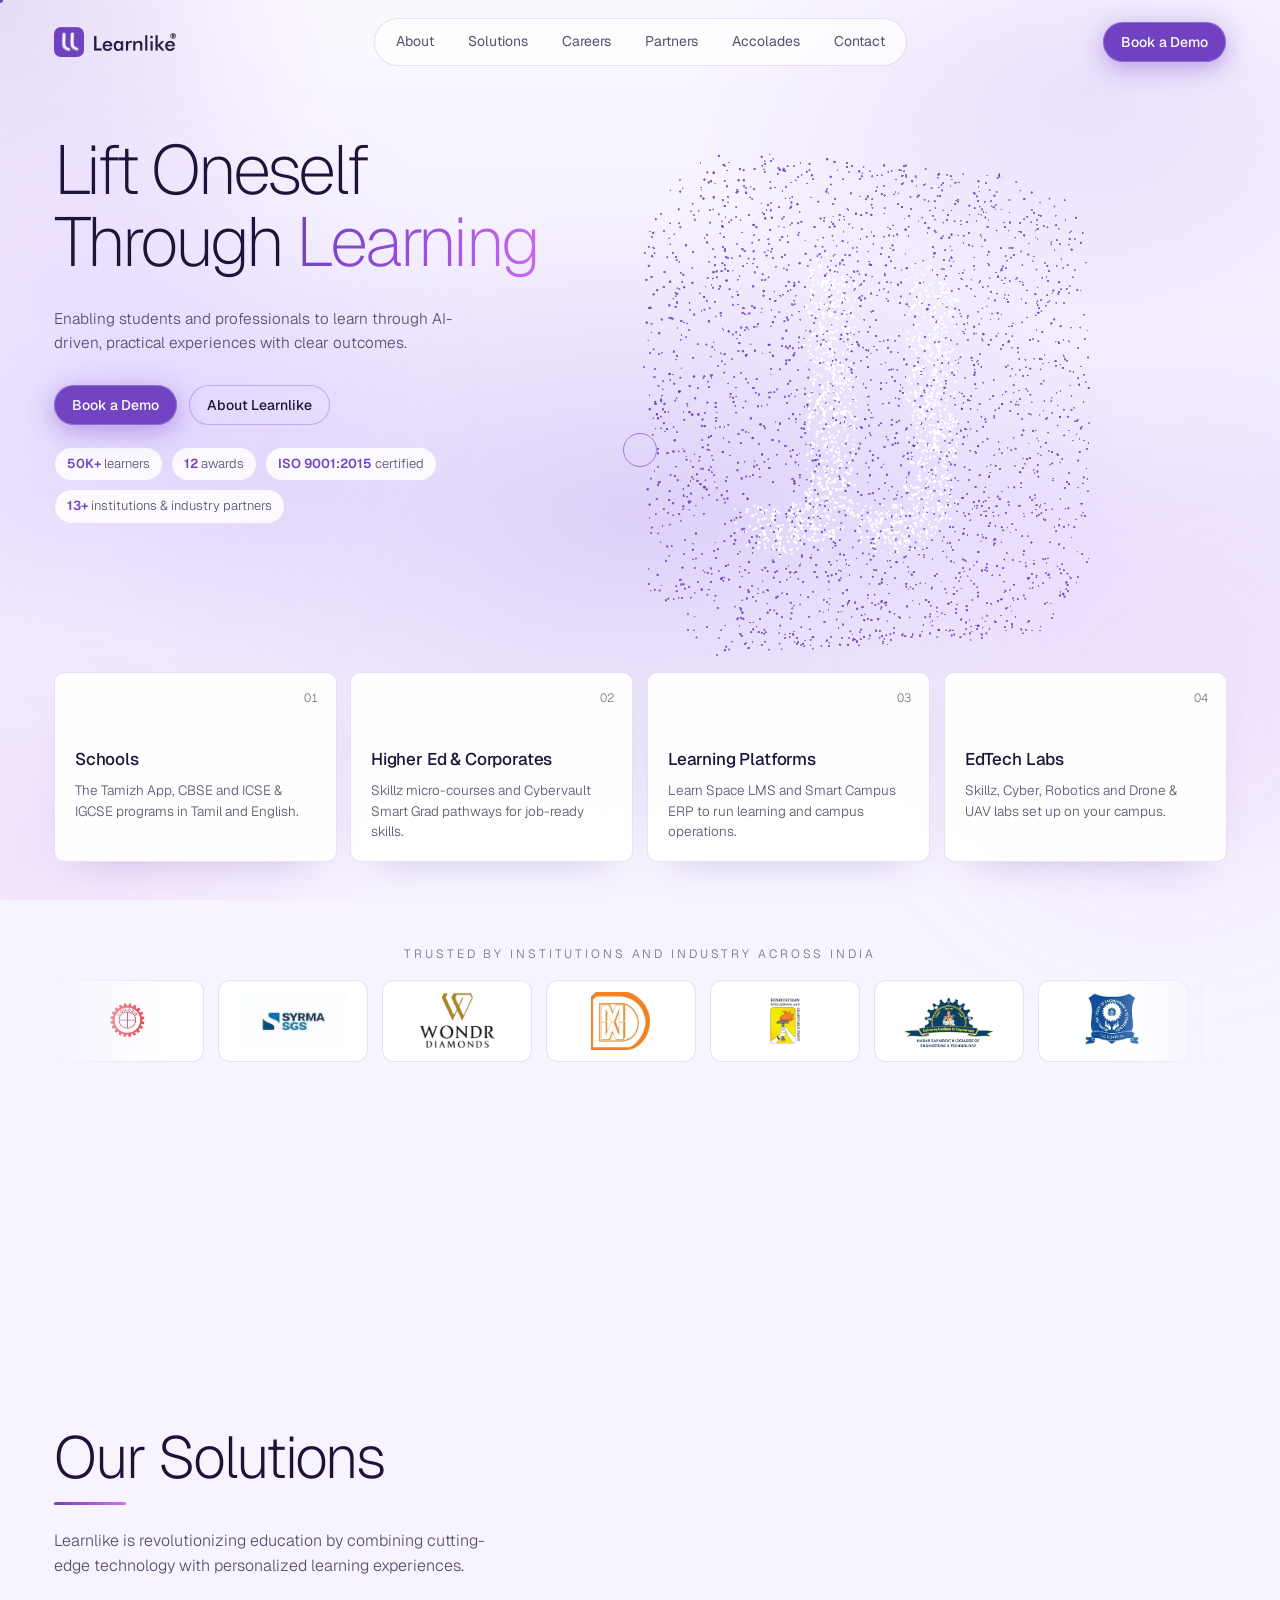
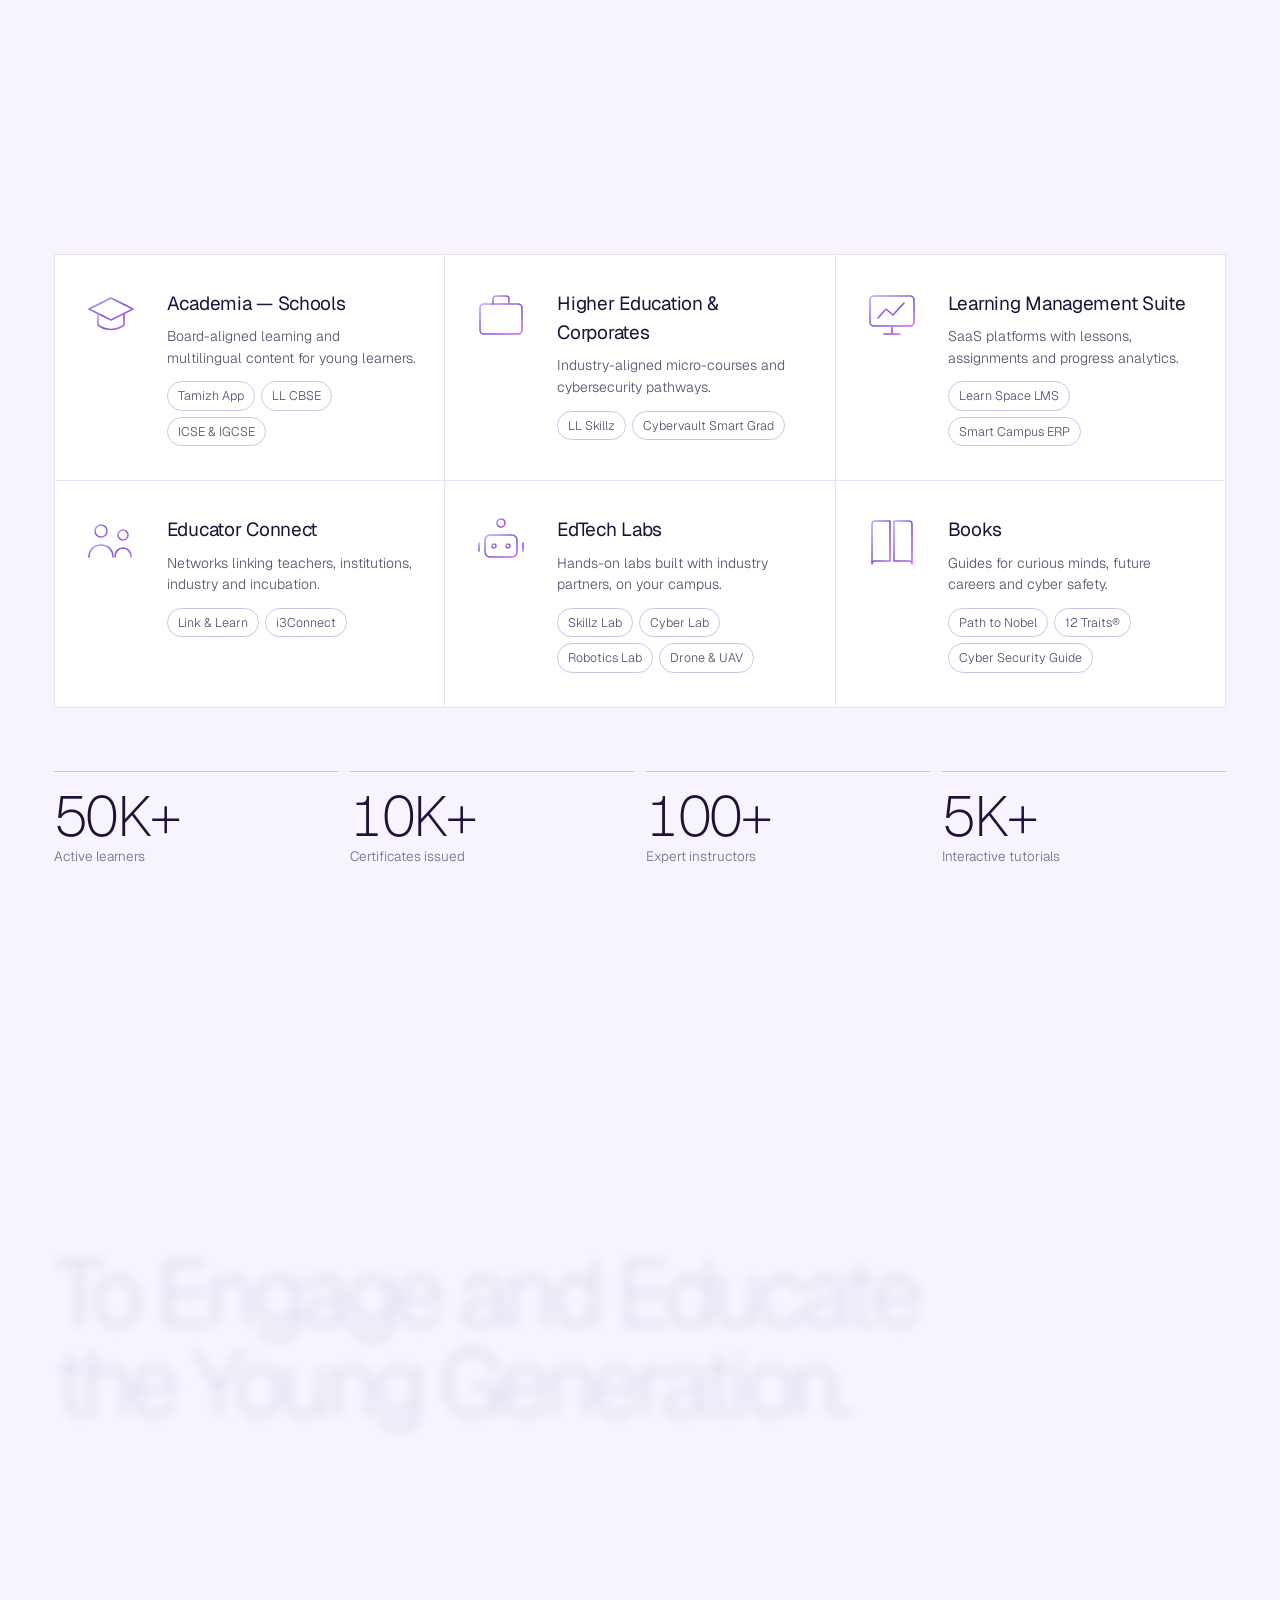
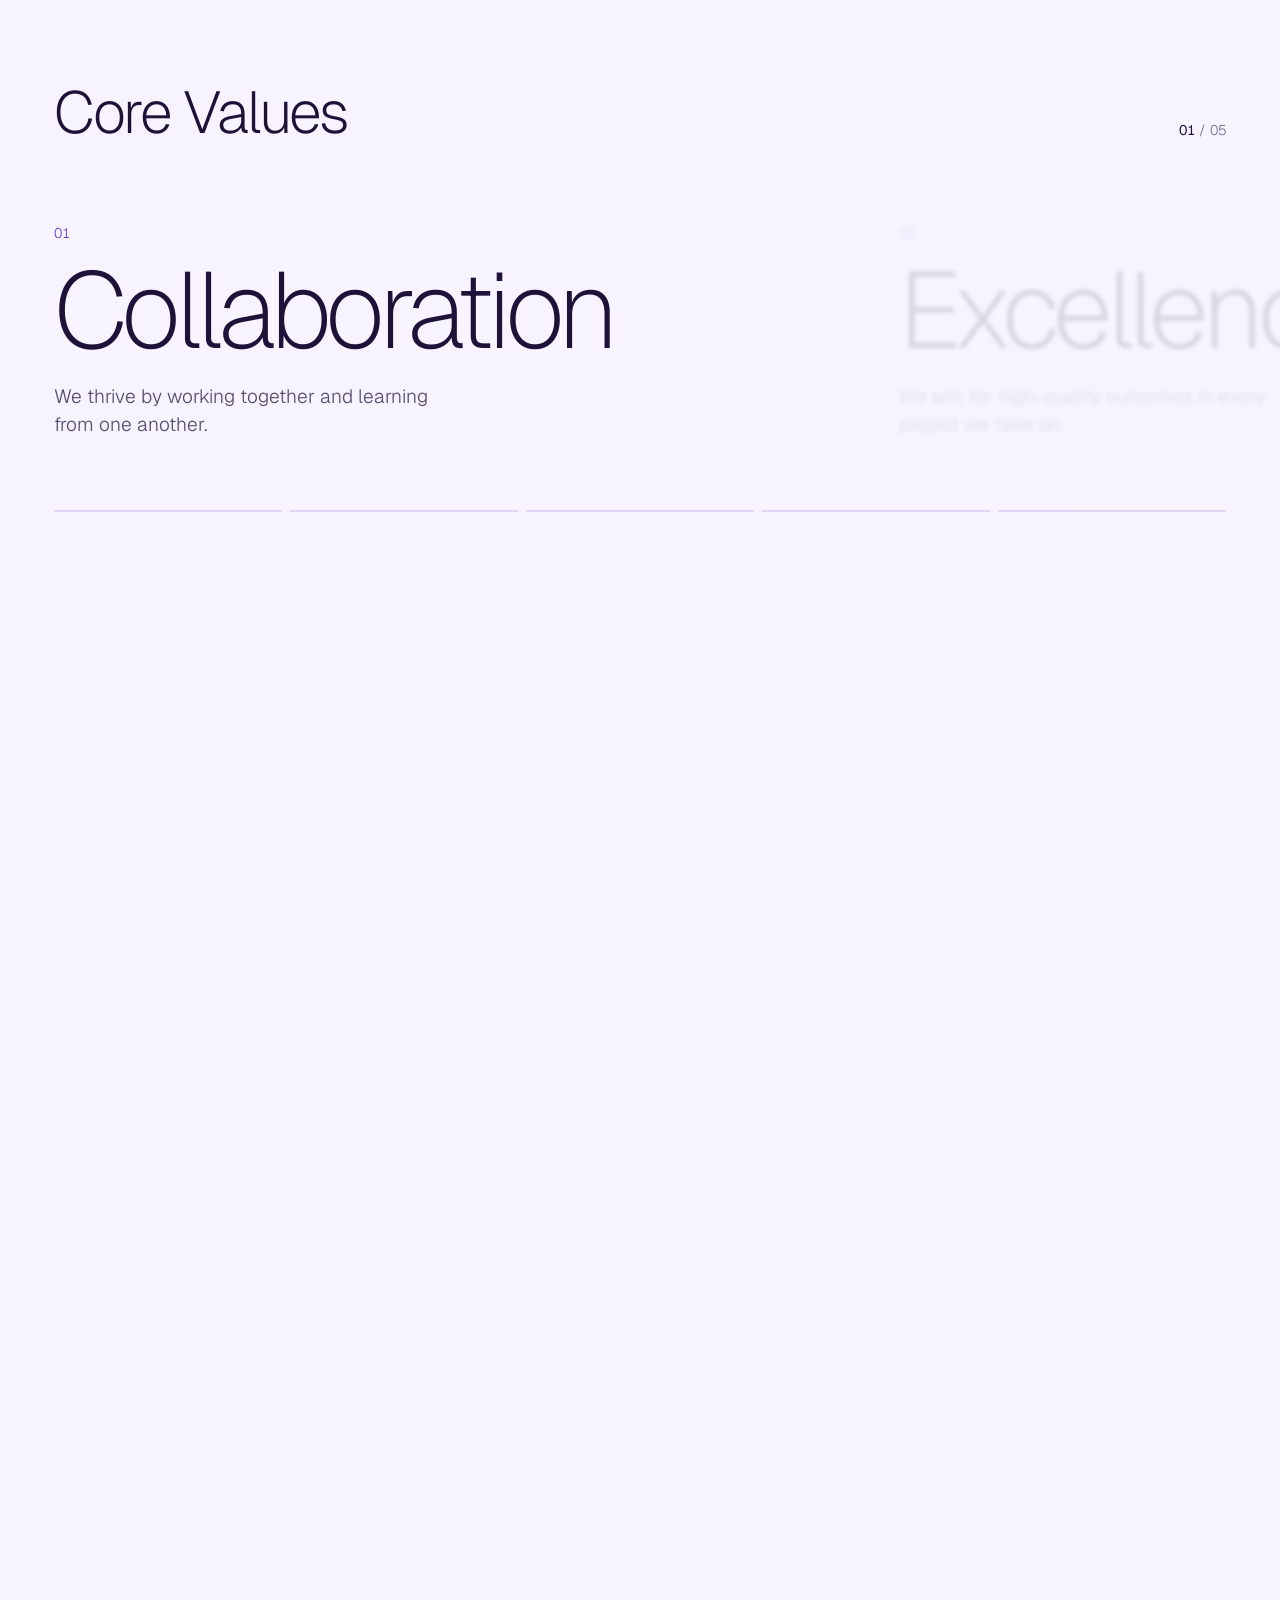
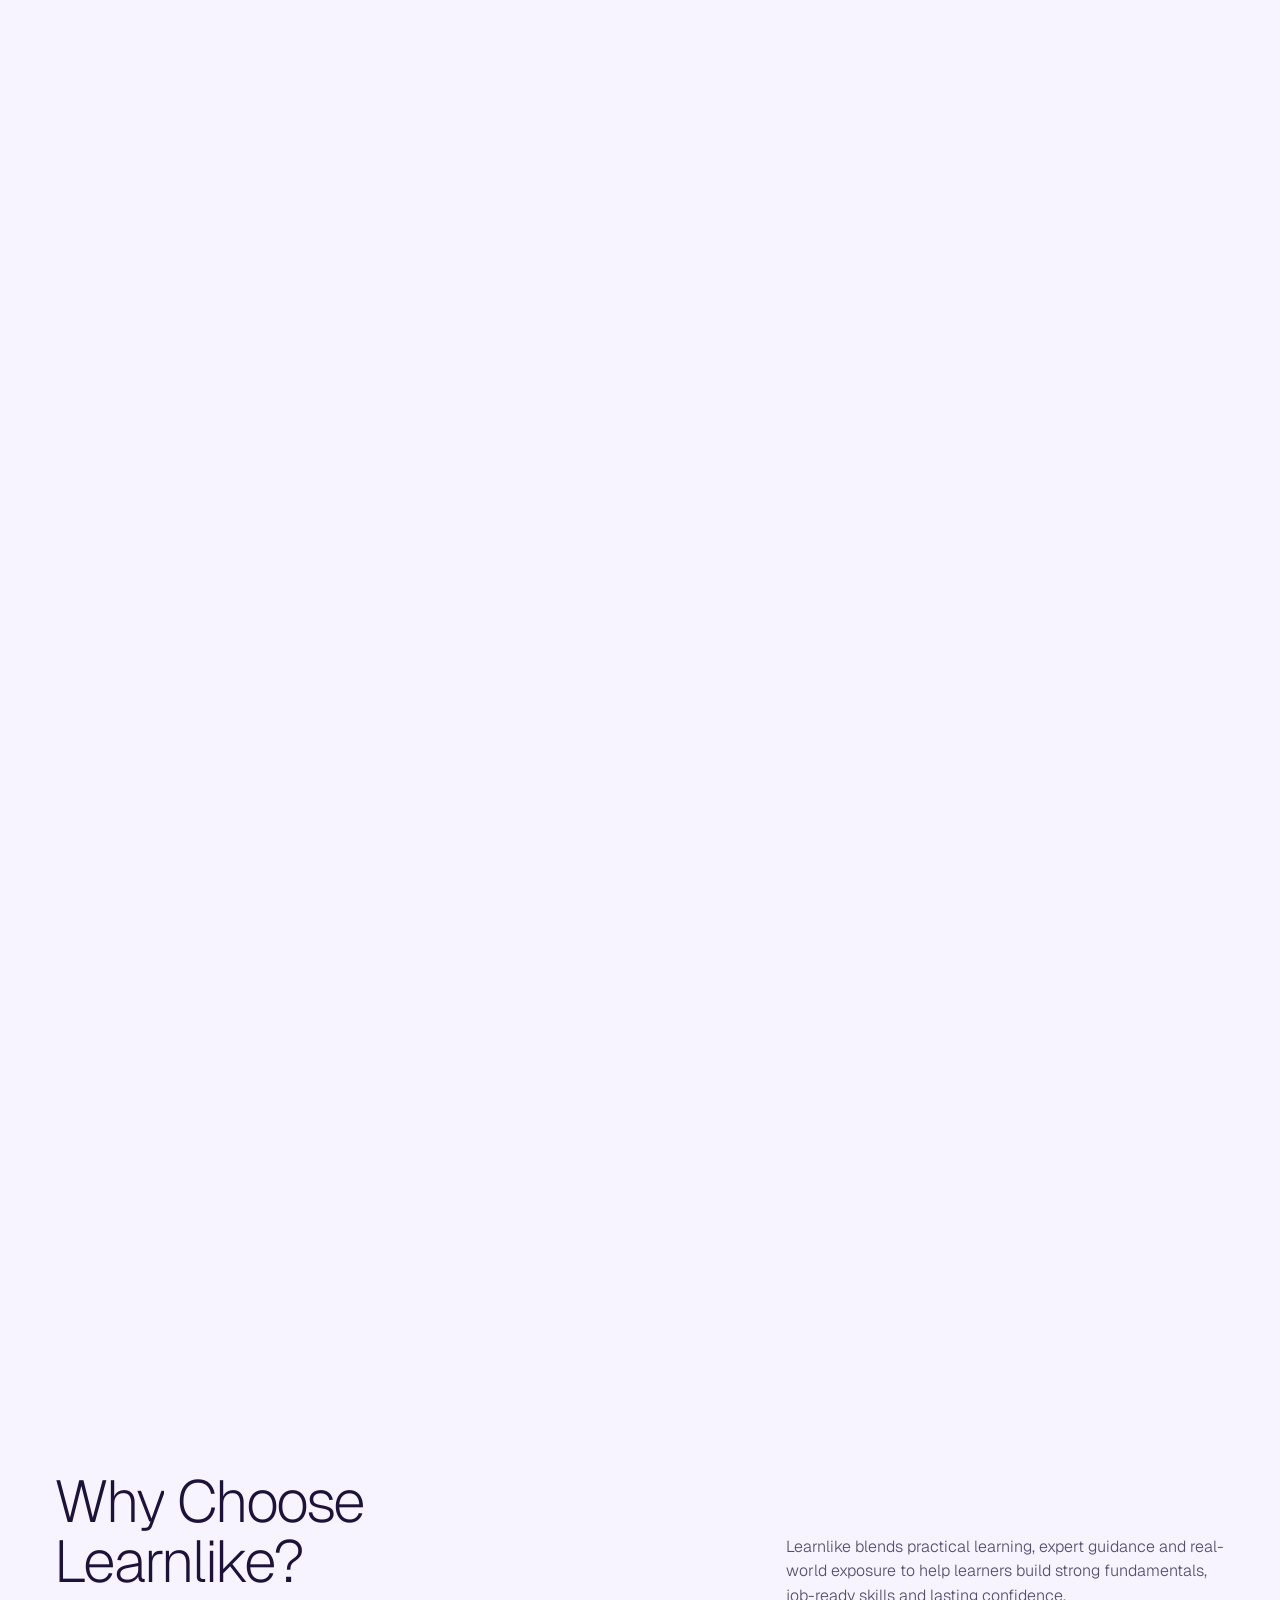
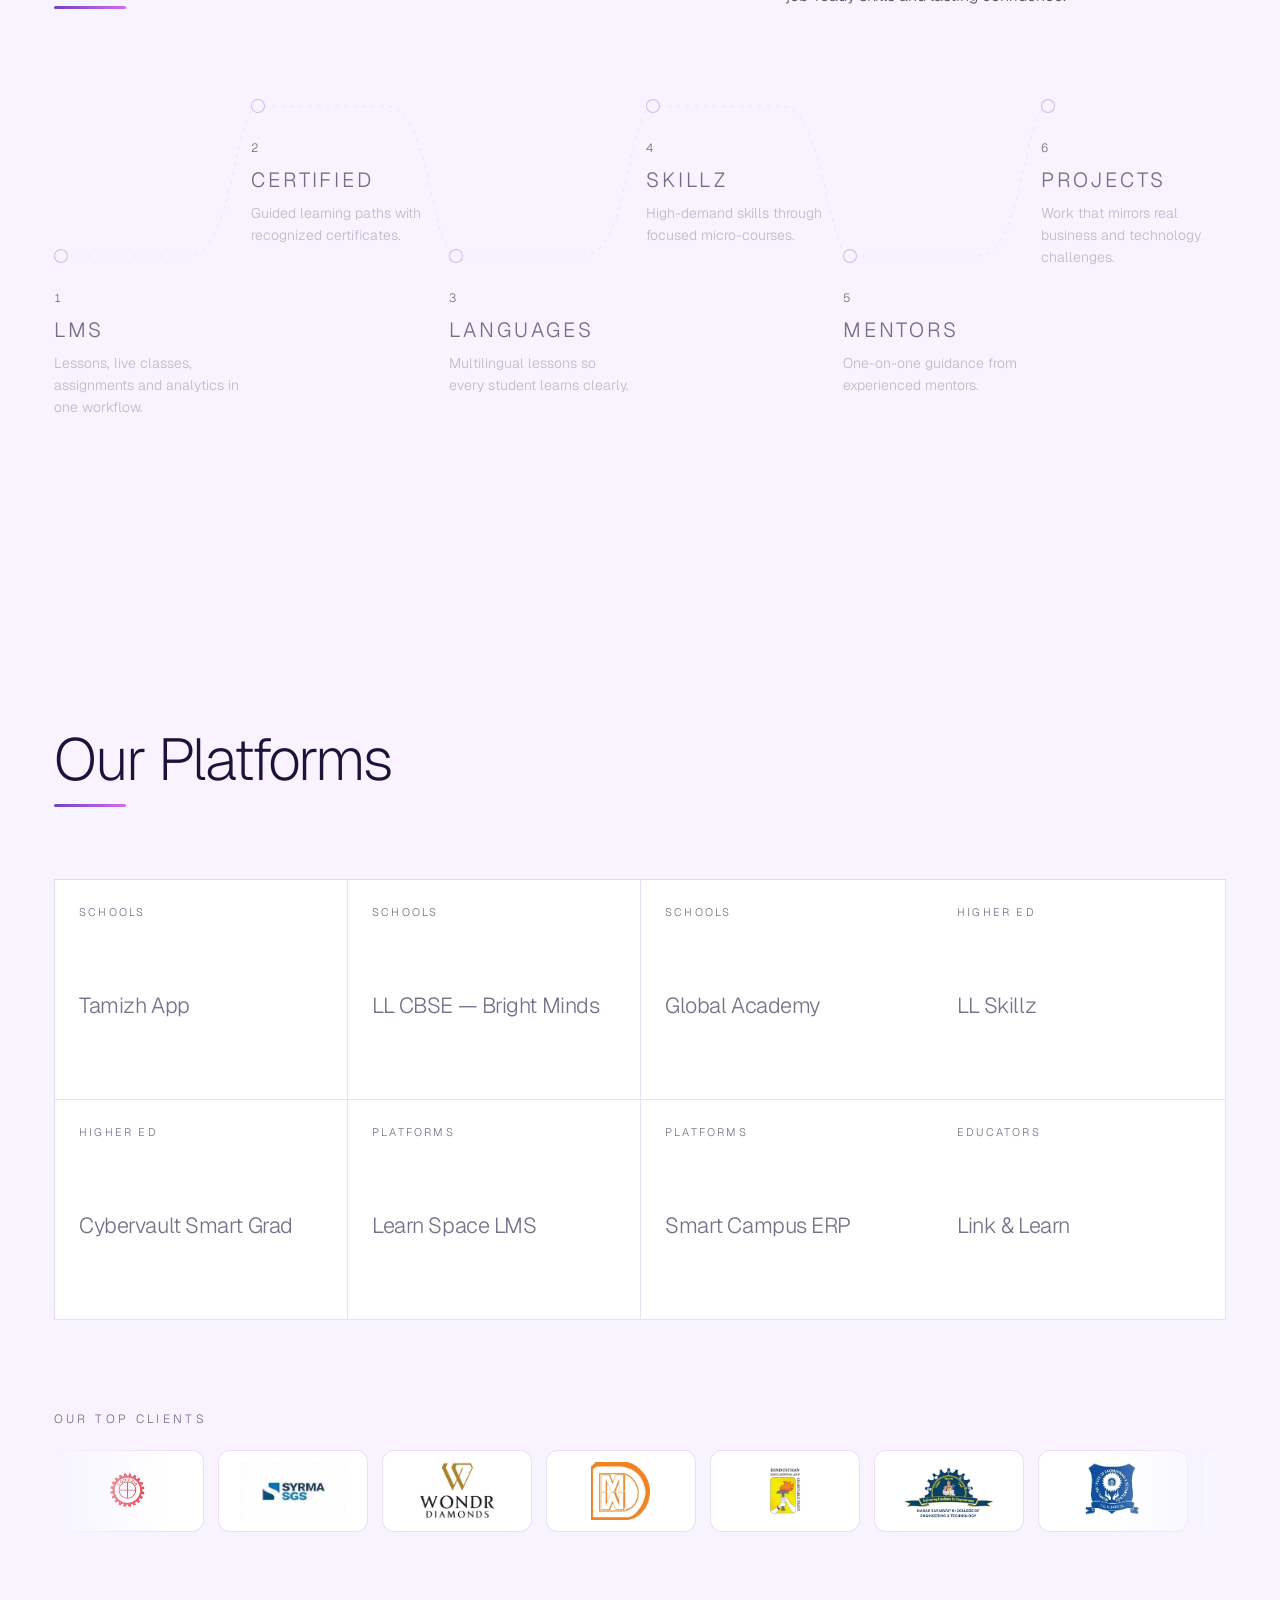
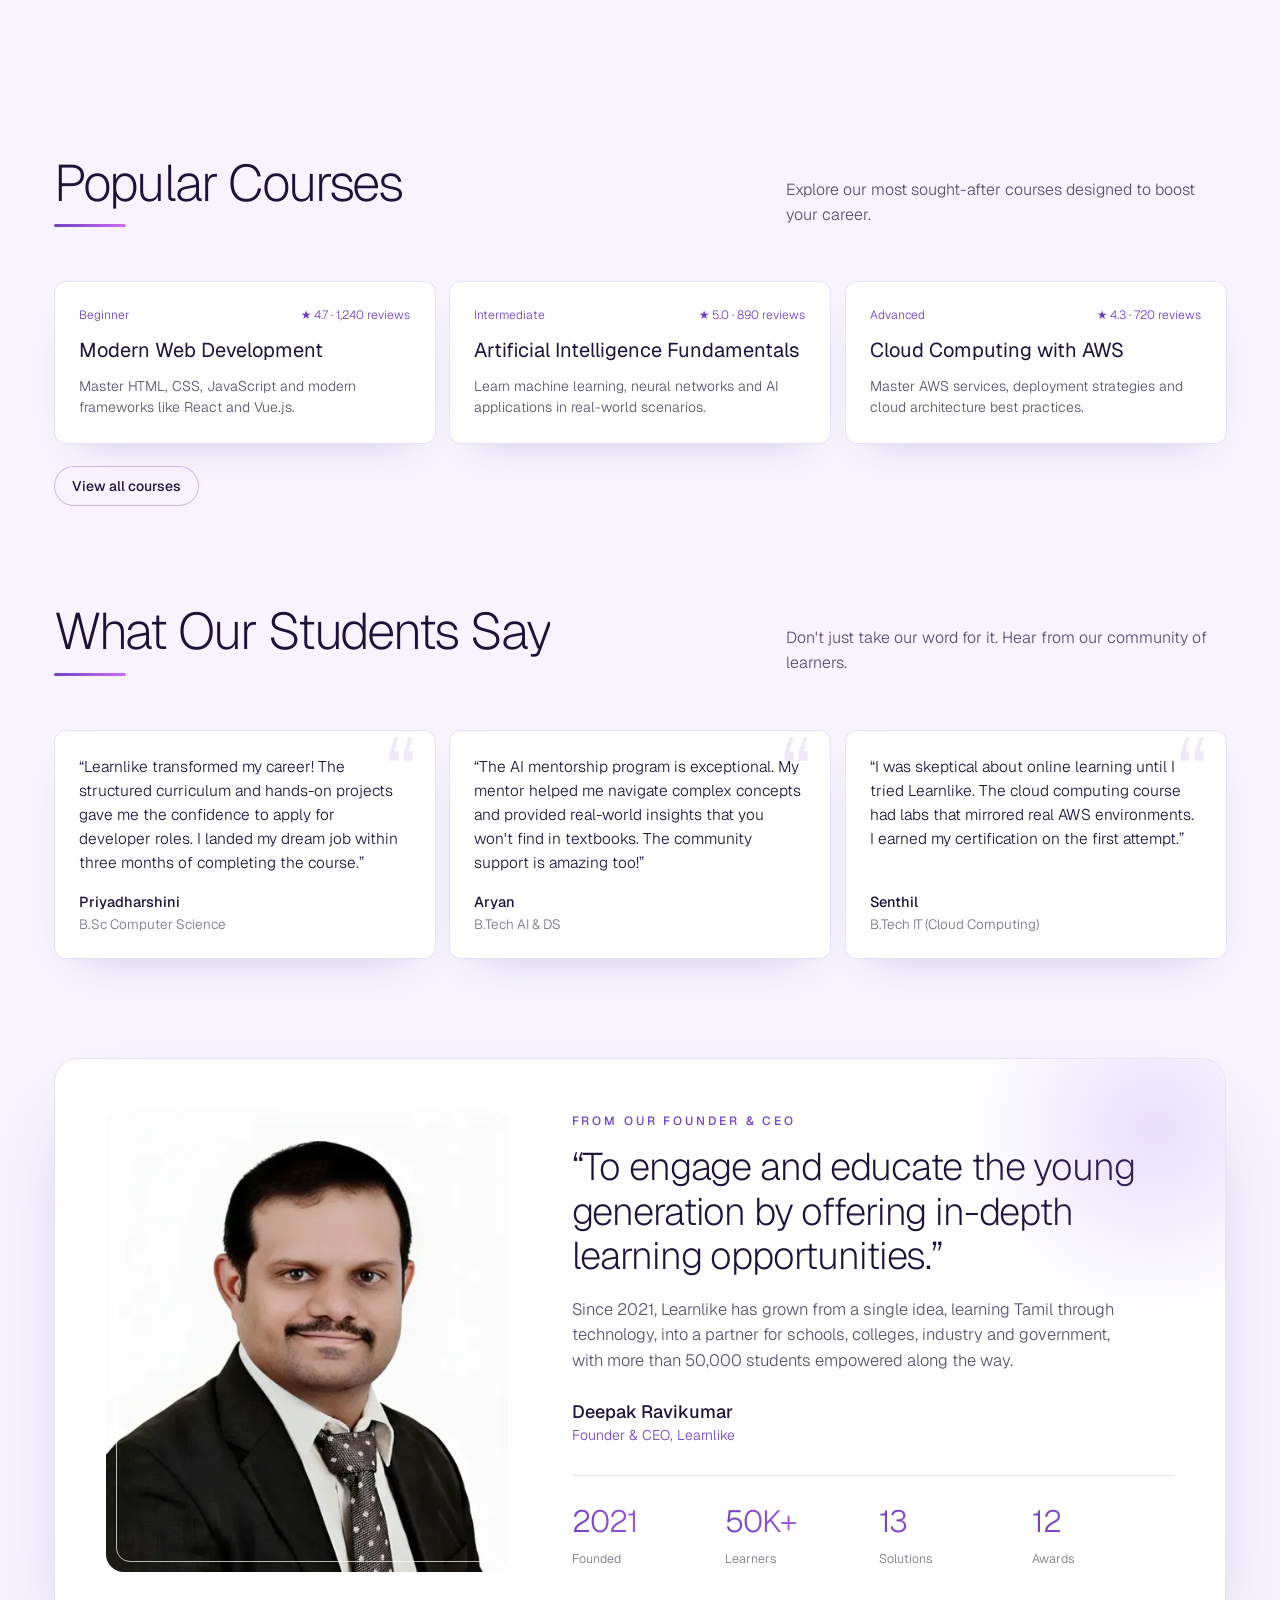
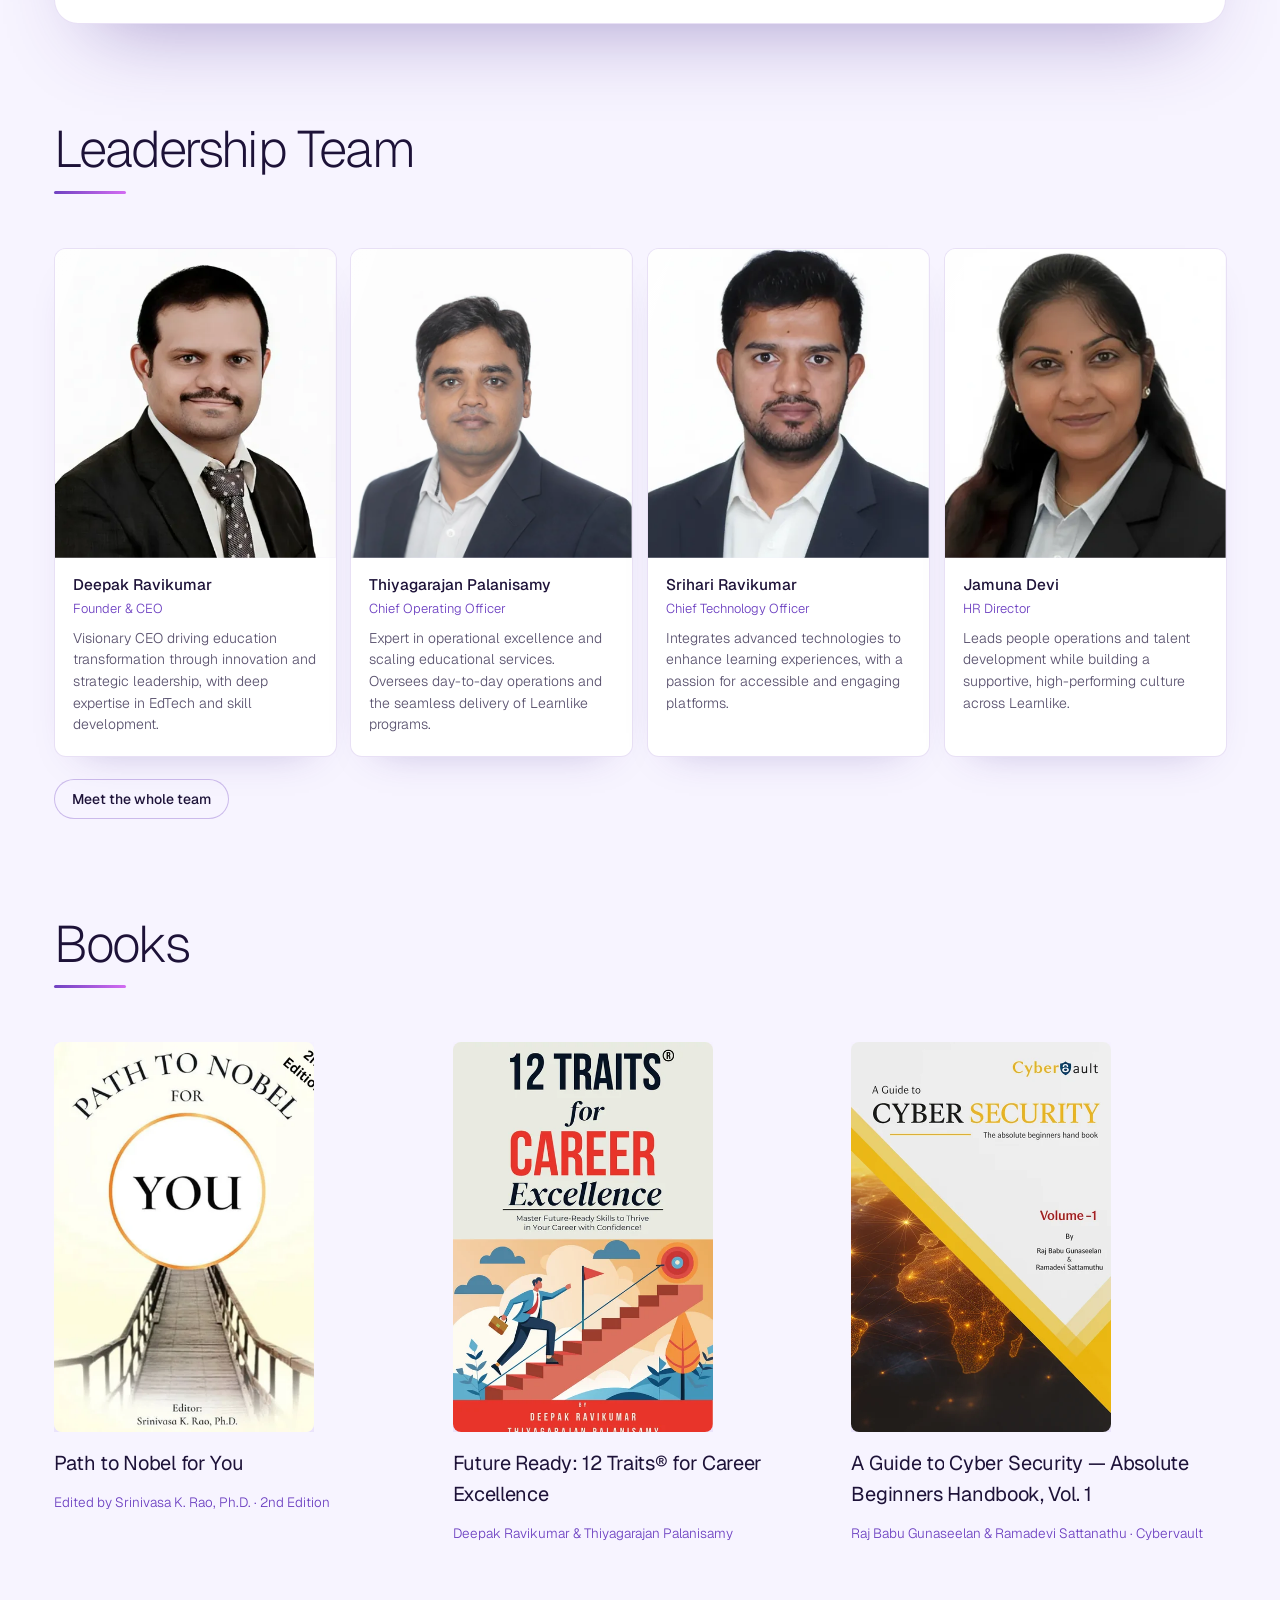
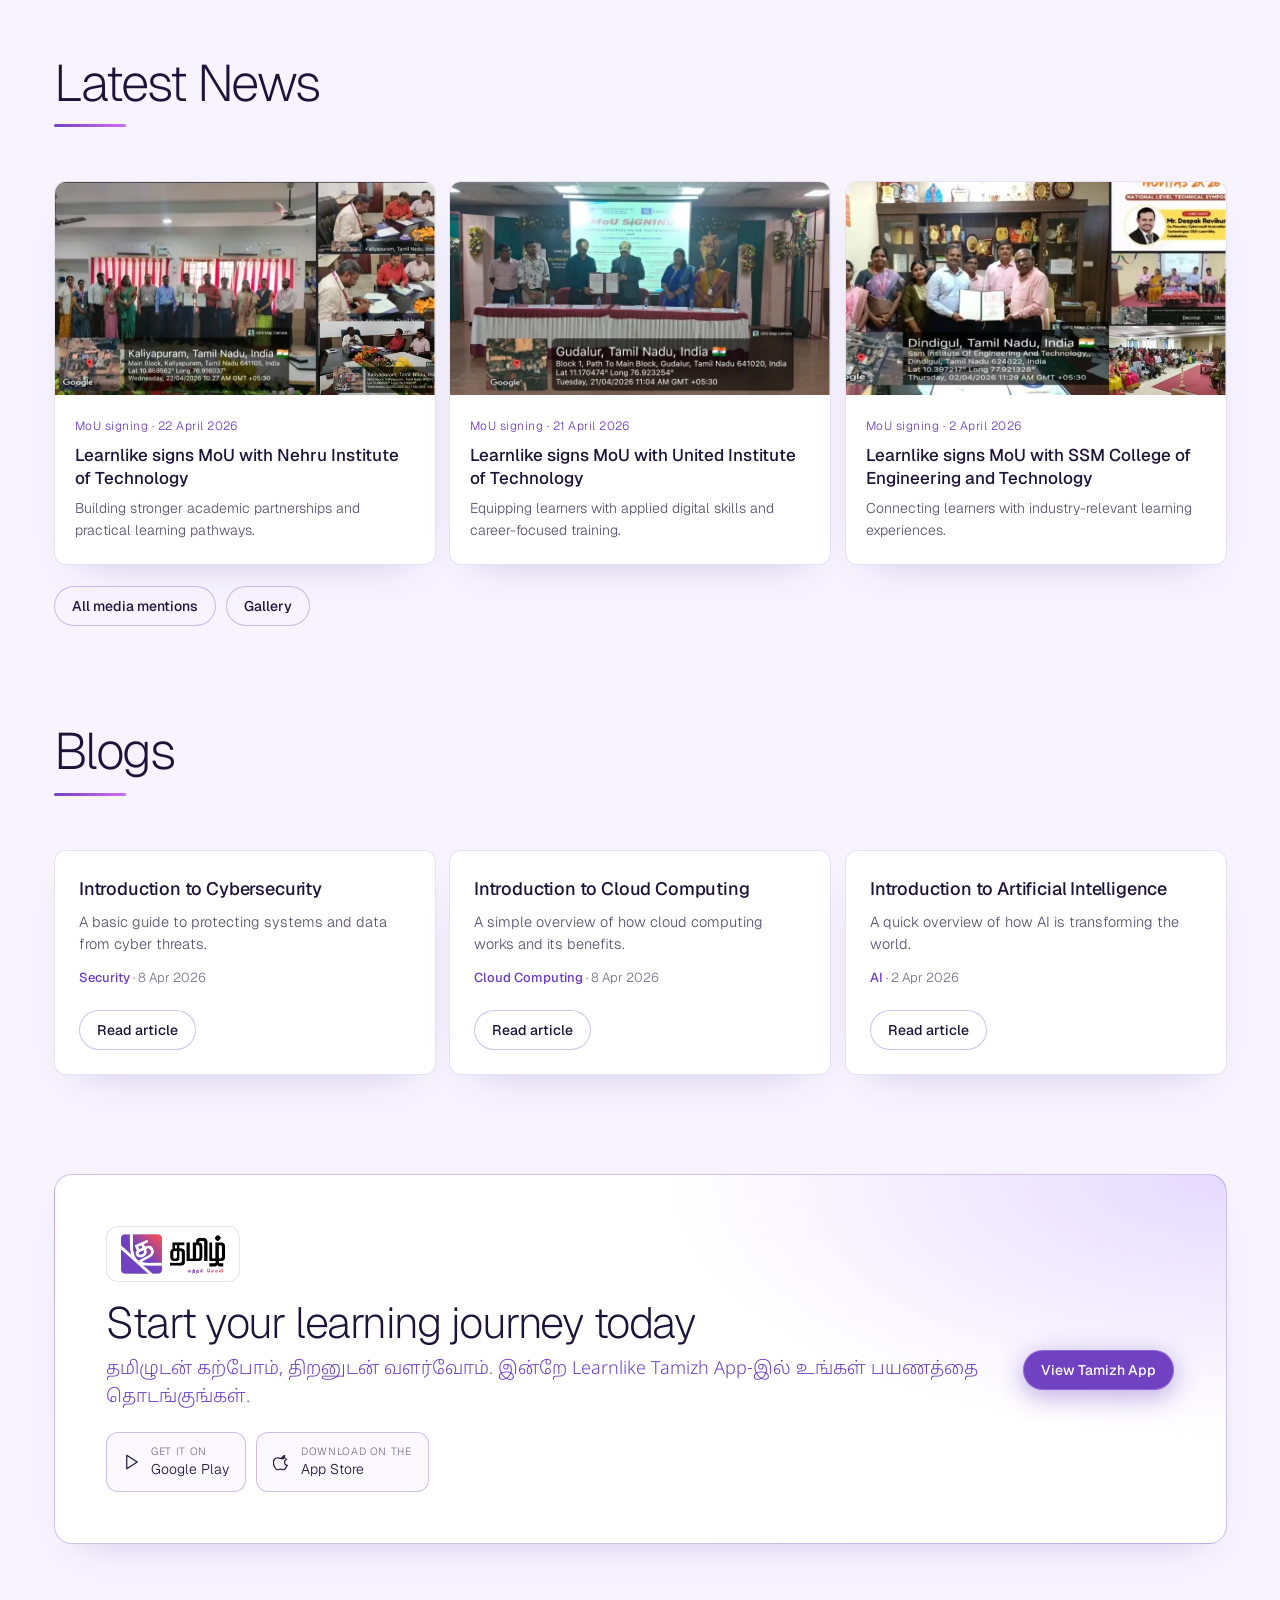
<file: index.html>
<!DOCTYPE html>
<html lang="en">
<head>
<meta charset="utf-8">
<meta name="viewport" content="width=device-width, initial-scale=1, viewport-fit=cover">
<title>Learnlike — Lift Oneself Through Learning</title>
<meta name="description" content="Learnlike delivers AI-driven, practical learning for schools, colleges, corporates and educators: the Tamizh App, CBSE and ICSE programs, Skillz, Learn Space LMS, Smart Campus ERP and hands-on EdTech labs.">
<meta name="theme-color" content="#f7f4ff">
<meta name="color-scheme" content="light">
<meta name="format-detection" content="telephone=no">
<meta property="og:type" content="website">
<meta property="og:site_name" content="Learnlike">
<meta property="og:title" content="Learnlike — Lift Oneself Through Learning">
<meta property="og:description" content="Learnlike delivers AI-driven, practical learning for schools, colleges, corporates and educators: the Tamizh App, CBSE and ICSE programs, Skillz, Learn Space LMS, Smart Campus ERP and hands-on EdTech labs.">
<link rel="icon" type="image/png" sizes="32x32" href="favicon-32.png">
<link rel="apple-touch-icon" href="apple-touch-icon.png">
<link rel="preconnect" href="https://fonts.googleapis.com">
<link rel="preconnect" href="https://fonts.gstatic.com" crossorigin>
<link href="https://fonts.googleapis.com/css2?family=Geist:wght@200..600&family=Noto+Sans+Tamil:wght@300;500&display=swap" rel="stylesheet">
<link rel="stylesheet" href="assets/css/site.css">
<noscript><link rel="stylesheet" href="assets/css/noscript.css"></noscript>
</head>
<body>
<a class="skip" href="#main">Skip to content</a>
<div class="atmos" aria-hidden="true"></div>
<div class="light" aria-hidden="true"></div>
<canvas id="gl" aria-hidden="true"></canvas>
<div class="noise" aria-hidden="true"></div>
<header class="hdr">
  <div class="hdr-in">
    <a class="brand" href="index.html" aria-label="Learnlike home">
      <img class="mk" src="assets/img/ll-mark.png" alt="" width="30" height="30">
      <img class="wm" src="assets/img/wordmark-dark.png" alt="Learnlike" width="491" height="107">
    </a>
    <nav class="pill" aria-label="Primary"><a href="about.html">About</a><a href="solutions.html">Solutions</a><a href="careers.html">Careers</a><a href="partners.html">Partners</a><a href="accolades.html">Accolades</a><a href="contact.html">Contact</a></nav>
    <a class="btn" href="contact.html#demo">Book a Demo</a>
    <button class="burger" type="button" aria-label="Open menu" aria-expanded="false" aria-controls="mnav"><span></span><span></span></button>
  </div>
</header>
<nav class="mnav" id="mnav" aria-label="Mobile"><a class="l" href="index.html">Home</a><a class="l" href="about.html">About</a><a class="l" href="solutions.html">Solutions</a><a class="l" href="careers.html">Careers</a><a class="l" href="partners.html">Partners</a><a class="l" href="accolades.html">Accolades</a><a class="l" href="contact.html">Contact</a><a class="btn" href="contact.html#demo">Book a Demo</a></nav>
<aside class="rail" aria-hidden="true">
  <ul>
    <li data-st="solutions">Solutions</li>
    <li data-st="vision">Vision</li>
    <li data-st="values">Values</li>
    <li data-st="approach">Approach</li>
    <li data-st="programs">Programs</li>
  </ul>
</aside>
<main id="main">

  <!-- HERO -->
  <section class="hero" id="platform" data-sec="hero">
    <div class="wrap hero-main">
      <div class="hero-copy">
        <h1 class="h1"><span class="ln"><span>Lift Oneself</span></span><span class="ln"><span>Through <em>Learning</em></span></span></h1>
        <p class="hero-sub">Enabling students and professionals to learn through AI-driven, practical experiences with clear outcomes.</p>
        <div class="hero-cta"><a class="btn" href="contact.html#demo">Book a Demo</a><a class="btn ghost" href="about.html">About Learnlike</a></div><div class="trust-row"><span><b>50K+</b> learners</span><span><b>12</b> awards</span><span><b>ISO 9001:2015</b> certified</span><span><b>13+</b> institutions &amp; industry partners</span></div>
      </div>
      <div class="stage hero-stage" data-anchor aria-hidden="true"><img width="251" height="256" class="fallback" src="assets/img/ll-mark.png" alt=""></div>
    </div>
    <div class="wrap">
      <div class="cards">
        <article class="card"><span class="no">01</span><h3>Schools</h3><p>The Tamizh App, CBSE and ICSE &amp; IGCSE programs in Tamil and English.</p></article>
        <article class="card"><span class="no">02</span><h3>Higher Ed &amp; Corporates</h3><p>Skillz micro-courses and Cybervault Smart Grad pathways for job-ready skills.</p></article>
        <article class="card"><span class="no">03</span><h3>Learning Platforms</h3><p>Learn Space LMS and Smart Campus ERP to run learning and campus operations.</p></article>
        <article class="card"><span class="no">04</span><h3>EdTech Labs</h3><p>Skillz, Cyber, Robotics and Drone &amp; UAV labs set up on your campus.</p></article>
      </div>
    </div>
  </section>

<section class="trustbar" aria-label="Our clients"><div class="wrap"><p>Trusted by institutions and industry across India</p><div class="marquee"><div class="mq"><span><img width="119" height="116" src="assets/img/client-codissia.webp" alt="CODISSIA" loading="eager" decoding="async"></span><span><img width="244" height="134" src="assets/img/client-syrma-sgs.webp" alt="Syrma SGS" loading="eager" decoding="async"></span><span><img width="192" height="145" src="assets/img/client-wondr-diamonds.webp" alt="Wondr Diamonds" loading="eager" decoding="async"></span><span><img width="162" height="160" src="assets/img/client-dmw.webp" alt="DMW" loading="eager" decoding="async"></span><span><img width="142" height="160" src="assets/img/client-hindustan.webp" alt="Hindusthan" loading="eager" decoding="async"></span><span><img width="247" height="160" src="assets/img/client-nscet.webp" alt="NSCET" loading="eager" decoding="async"></span><span><img width="173" height="143" src="assets/img/client-nehru.webp" alt="Nehru Institutions" loading="eager" decoding="async"></span><span><img width="149" height="160" src="assets/img/client-ramco.webp" alt="Ramco" loading="eager" decoding="async"></span><span><img width="211" height="141" src="assets/img/client-coindia.webp" alt="COINDIA" loading="eager" decoding="async"></span><span><img width="159" height="160" src="assets/img/client-ncsrc.webp" alt="NCSRC" loading="eager" decoding="async"></span><span><img width="175" height="160" src="assets/img/client-ssm.webp" alt="SSM" loading="eager" decoding="async"></span><span><img width="169" height="160" src="assets/img/client-egs.webp" alt="EGS" loading="eager" decoding="async"></span><span><img width="135" height="145" src="assets/img/client-computer-society-of-india.webp" alt="Computer Society of India" loading="eager" decoding="async"></span><span><img width="119" height="116" src="assets/img/client-codissia.webp" aria-hidden="true" alt="CODISSIA" loading="eager" decoding="async"></span><span><img width="244" height="134" src="assets/img/client-syrma-sgs.webp" aria-hidden="true" alt="Syrma SGS" loading="eager" decoding="async"></span><span><img width="192" height="145" src="assets/img/client-wondr-diamonds.webp" aria-hidden="true" alt="Wondr Diamonds" loading="eager" decoding="async"></span><span><img width="162" height="160" src="assets/img/client-dmw.webp" aria-hidden="true" alt="DMW" loading="eager" decoding="async"></span><span><img width="142" height="160" src="assets/img/client-hindustan.webp" aria-hidden="true" alt="Hindusthan" loading="eager" decoding="async"></span><span><img width="247" height="160" src="assets/img/client-nscet.webp" aria-hidden="true" alt="NSCET" loading="eager" decoding="async"></span><span><img width="173" height="143" src="assets/img/client-nehru.webp" aria-hidden="true" alt="Nehru Institutions" loading="eager" decoding="async"></span><span><img width="149" height="160" src="assets/img/client-ramco.webp" aria-hidden="true" alt="Ramco" loading="eager" decoding="async"></span><span><img width="211" height="141" src="assets/img/client-coindia.webp" aria-hidden="true" alt="COINDIA" loading="eager" decoding="async"></span><span><img width="159" height="160" src="assets/img/client-ncsrc.webp" aria-hidden="true" alt="NCSRC" loading="eager" decoding="async"></span><span><img width="175" height="160" src="assets/img/client-ssm.webp" aria-hidden="true" alt="SSM" loading="eager" decoding="async"></span><span><img width="169" height="160" src="assets/img/client-egs.webp" aria-hidden="true" alt="EGS" loading="eager" decoding="async"></span><span><img width="135" height="145" src="assets/img/client-computer-society-of-india.webp" aria-hidden="true" alt="Computer Society of India" loading="eager" decoding="async"></span></div></div></div></section>
  <!-- SOLUTIONS -->
  <section class="tech" id="solutions" data-sec="solutions">
    <div class="wrap">
      <div class="tech-head">
        <div class="tech-copy reveal">
          
          <h2 class="h2">Our Solutions</h2>
          <p class="lede">Learnlike is revolutionizing education by combining cutting-edge technology with personalized learning experiences.</p>
        </div>
        <div class="stage tech-stage" data-anchor aria-hidden="true"><img width="251" height="256" class="fallback" src="assets/img/ll-mark.png" alt=""></div>
      </div>
      <svg width="0" height="0" style="position:absolute" aria-hidden="true"><defs><linearGradient id="ig" x1="0" y1="0" x2="1" y2="1"><stop offset="0" stop-color="#c3a6ff"/><stop offset=".55" stop-color="#8152d6"/><stop offset="1" stop-color="#d36cf2"/></linearGradient></defs></svg>
      <div class="areas reveal">
        <div class="area"><svg viewBox="0 0 56 56" fill="none" stroke="url(#ig)" stroke-width="1.6" stroke-linecap="round" stroke-linejoin="round" aria-hidden="true"><path d="M6 22 28 11l22 11-22 11z"/><path d="M15 27v11c8 6 18 6 26 0V27"/><path d="M50 22v12"/></svg><div><h3>Academia — Schools</h3><p>Board-aligned learning and multilingual content for young learners.</p><ul><li><a href="solutions.html#tamizh">Tamizh App</a></li><li><a href="solutions.html#cbse">LL CBSE</a></li><li><a href="solutions.html#icse">ICSE &amp; IGCSE</a></li></ul></div></div>
        <div class="area"><svg viewBox="0 0 56 56" fill="none" stroke="url(#ig)" stroke-width="1.6" stroke-linecap="round" stroke-linejoin="round" aria-hidden="true"><rect x="7" y="17" width="42" height="30" rx="4"/><path d="M20 17v-5a3 3 0 0 1 3-3h10a3 3 0 0 1 3 3v5"/><path d="M7 30h42"/></svg><div><h3>Higher Education &amp; Corporates</h3><p>Industry-aligned micro-courses and cybersecurity pathways.</p><ul><li><a href="solutions.html#skillz">LL Skillz</a></li><li><a href="solutions.html#smartgrad">Cybervault Smart Grad</a></li></ul></div></div>
        <div class="area"><svg viewBox="0 0 56 56" fill="none" stroke="url(#ig)" stroke-width="1.6" stroke-linecap="round" stroke-linejoin="round" aria-hidden="true"><rect x="6" y="9" width="44" height="30" rx="4"/><path d="M20 47h16M28 39v8"/><path d="M14 31l8-9 7 6 11-12"/></svg><div><h3>Learning Management Suite</h3><p>SaaS platforms with lessons, assignments and progress analytics.</p><ul><li><a href="solutions.html#lms">Learn Space LMS</a></li><li><a href="solutions.html#erp">Smart Campus ERP</a></li></ul></div></div>
        <div class="area"><svg viewBox="0 0 56 56" fill="none" stroke="url(#ig)" stroke-width="1.6" stroke-linecap="round" stroke-linejoin="round" aria-hidden="true"><circle cx="18" cy="18" r="6"/><circle cx="40" cy="22" r="5"/><path d="M6 44c0-7 5-12 12-12s12 5 12 12M32 44c0-5 3-9 8-9s8 4 8 9"/></svg><div><h3>Educator Connect</h3><p>Networks linking teachers, institutions, industry and incubation.</p><ul><li><a href="solutions.html#linklearn">Link &amp; Learn</a></li><li><a href="solutions.html#i3connect">i3Connect</a></li></ul></div></div>
        <div class="area"><svg viewBox="0 0 56 56" fill="none" stroke="url(#ig)" stroke-width="1.6" stroke-linecap="round" stroke-linejoin="round" aria-hidden="true"><rect x="12" y="22" width="32" height="22" rx="5"/><path d="M28 22v-8"/><circle cx="28" cy="10" r="4"/><circle cx="21" cy="33" r="2"/><circle cx="35" cy="33" r="2"/><path d="M6 30v8M50 30v8"/></svg><div><h3>EdTech Labs</h3><p>Hands-on labs built with industry partners, on your campus.</p><ul><li><a href="solutions.html#skillzlab">Skillz Lab</a></li><li><a href="solutions.html#cyberlab">Cyber Lab</a></li><li><a href="solutions.html#robotics">Robotics Lab</a></li><li><a href="solutions.html#drone">Drone &amp; UAV</a></li></ul></div></div>
        <div class="area"><svg viewBox="0 0 56 56" fill="none" stroke="url(#ig)" stroke-width="1.6" stroke-linecap="round" stroke-linejoin="round" aria-hidden="true"><path d="M8 11a3 3 0 0 1 3-3h15v40H11a3 3 0 0 0-3 3z"/><path d="M48 11a3 3 0 0 0-3-3H30v40h15a3 3 0 0 1 3 3z"/></svg><div><h3>Books</h3><p>Guides for curious minds, future careers and cyber safety.</p><ul><li><a href="solutions.html#books">Path to Nobel</a></li><li><a href="solutions.html#books">12 Traits®</a></li><li><a href="solutions.html#books">Cyber Security Guide</a></li></ul></div></div>
      </div>
      <div class="stats reveal">
        <div class="stat"><b>50K+</b><span>Active learners</span></div>
        <div class="stat"><b>10K+</b><span>Certificates issued</span></div>
        <div class="stat"><b>100+</b><span>Expert instructors</span></div>
        <div class="stat"><b>5K+</b><span>Interactive tutorials</span></div>
      </div>
    </div>
  </section>

  <!-- VISION -->
  <section class="vision" id="vision" data-sec="vision">
    <div class="stick">
      <div class="wrap">
        <h2 class="big" id="bigline">To Engage and Educate<br>the Young Generation.</h2>
        <div class="vm">
          <div><h3>Vision</h3><p>To be a global leader in transformative education, where quality learning is accessible to all, bridging language and opportunity gaps.</p></div>
          <div><h3>Mission</h3><p>To empower individuals and organizations with innovative, high-quality learning solutions that help them reach their fullest potential.</p></div>
        </div>
      </div>
    </div>
  </section>

  <!-- VALUES -->
  <section class="principles" id="values" data-sec="values">
    <div class="stick">
      <div class="wrap pr-head">
        <h2 class="h2">Core Values</h2>
        <div class="pr-count"><b id="prNow">01</b> / 05</div>
      </div>
      <div class="track" id="track">
        <article class="pp"><span class="n">01</span><h3>Collaboration</h3><p>We thrive by working together and learning from one another.</p></article>
        <article class="pp"><span class="n">02</span><h3>Excellence</h3><p>We aim for high-quality outcomes in every project we take on.</p></article>
        <article class="pp"><span class="n">03</span><h3>Innovation</h3><p>We push boundaries with new ideas and technologies in learning.</p></article>
        <article class="pp"><span class="n">04</span><h3>Integrity</h3><p>We uphold honesty and transparency in all our actions.</p></article>
        <article class="pp"><span class="n">05</span><h3>Growth</h3><p>We promote constant learning through tools, courses and mentorship.</p></article>
      </div>
      <div class="wrap"><div class="pr-bar"><i><b></b></i><i><b></b></i><i><b></b></i><i><b></b></i><i><b></b></i></div></div>
    </div>
  </section>

  <!-- APPROACH -->
  <section class="approach" id="approach" data-sec="approach">
    <div class="wrap">
      <div class="ap-head reveal">
        <h2 class="h2">Why Choose<br>Learnlike?</h2>
        <p class="lede">Learnlike blends practical learning, expert guidance and real-world exposure to help learners build strong fundamentals, job-ready skills and lasting confidence.</p>
      </div>
      <div class="flow" id="flow">
        <svg id="flowSvg" aria-hidden="true">
          <defs>
            <linearGradient id="fg" x1="0" x2="1" y1="0" y2="0"><stop offset="0" stop-color="#c3a6ff"/><stop offset=".55" stop-color="#8152d6"/><stop offset="1" stop-color="#d36cf2"/></linearGradient>
            <filter id="glow" x="-20%" y="-20%" width="140%" height="140%"><feGaussianBlur stdDeviation="4" result="b"/><feMerge><feMergeNode in="b"/><feMergeNode in="SourceGraphic"/></feMerge></filter>
          </defs>
          <path id="fBase" fill="none" stroke="rgba(170,136,255,.18)" stroke-width="1" stroke-dasharray="3 6"/>
          <path id="fLit" fill="none" stroke="url(#fg)" stroke-width="1.6" filter="url(#glow)"/>
        </svg>
        <div class="st"><div class="dot"></div><span class="k">1</span><h3>LMS</h3><p>Lessons, live classes, assignments and analytics in one workflow.</p></div>
        <div class="st"><div class="dot"></div><span class="k">2</span><h3>CERTIFIED</h3><p>Guided learning paths with recognized certificates.</p></div>
        <div class="st"><div class="dot"></div><span class="k">3</span><h3>LANGUAGES</h3><p>Multilingual lessons so every student learns clearly.</p></div>
        <div class="st"><div class="dot"></div><span class="k">4</span><h3>SKILLZ</h3><p>High-demand skills through focused micro-courses.</p></div>
        <div class="st"><div class="dot"></div><span class="k">5</span><h3>MENTORS</h3><p>One-on-one guidance from experienced mentors.</p></div>
        <div class="st"><div class="dot"></div><span class="k">6</span><h3>PROJECTS</h3><p>Work that mirrors real business and technology challenges.</p></div>
      </div>
    </div>
  </section>

  <!-- PROGRAMS -->
  <section class="industries" id="programs" data-sec="programs">
    <div class="wrap">
      <div class="in-head reveal">
        <h2 class="h2">Our Platforms</h2>
        <span></span>
      </div>
      <div class="grid">
        <div class="ind" style="--tint:#c3a6ff"><span class="tag">Schools</span><div><h3><a href="solutions.html#tamizh">Tamizh App</a></h3><p>Learning in Tamil for school students, on Android and iOS.</p></div><span class="arw" aria-hidden="true"><svg width="14" height="14" viewBox="0 0 14 14" fill="none" stroke="currentColor" stroke-width="1.5"><path d="M3 11 11 3M5 3h6v6"/></svg></span></div>
        <div class="ind" style="--tint:#9b6cff"><span class="tag">Schools</span><div><h3><a href="solutions.html#cbse">LL CBSE — Bright Minds</a></h3><p>CBSE-aligned digital learning with practice and assessments.</p></div><span class="arw" aria-hidden="true"><svg width="14" height="14" viewBox="0 0 14 14" fill="none" stroke="currentColor" stroke-width="1.5"><path d="M3 11 11 3M5 3h6v6"/></svg></span></div>
        <div class="ind" style="--tint:#d36cf2"><span class="tag">Schools</span><div><h3><a href="solutions.html#icse">Global Academy</a></h3><p>ICSE and IGCSE programs for globally minded learners.</p></div><span class="arw" aria-hidden="true"><svg width="14" height="14" viewBox="0 0 14 14" fill="none" stroke="currentColor" stroke-width="1.5"><path d="M3 11 11 3M5 3h6v6"/></svg></span></div>
        <div class="ind" style="--tint:#8152d6"><span class="tag">Higher Ed</span><div><h3><a href="solutions.html#skillz">LL Skillz</a></h3><p>High-demand skills through micro-courses and practical tasks.</p></div><span class="arw" aria-hidden="true"><svg width="14" height="14" viewBox="0 0 14 14" fill="none" stroke="currentColor" stroke-width="1.5"><path d="M3 11 11 3M5 3h6v6"/></svg></span></div>
        <div class="ind" style="--tint:#b38cff"><span class="tag">Higher Ed</span><div><h3><a href="solutions.html#smartgrad">Cybervault Smart Grad</a></h3><p>Cybersecurity pathways that make graduates industry-ready.</p></div><span class="arw" aria-hidden="true"><svg width="14" height="14" viewBox="0 0 14 14" fill="none" stroke="currentColor" stroke-width="1.5"><path d="M3 11 11 3M5 3h6v6"/></svg></span></div>
        <div class="ind" style="--tint:#a678ff"><span class="tag">Platforms</span><div><h3><a href="solutions.html#lms">Learn Space LMS</a></h3><p>Lessons, live classes, assignments and analytics in one place.</p></div><span class="arw" aria-hidden="true"><svg width="14" height="14" viewBox="0 0 14 14" fill="none" stroke="currentColor" stroke-width="1.5"><path d="M3 11 11 3M5 3h6v6"/></svg></span></div>
        <div class="ind" style="--tint:#e08cf5"><span class="tag">Platforms</span><div><h3><a href="solutions.html#erp">Smart Campus ERP</a></h3><p>Run admissions, academics and campus operations digitally.</p></div><span class="arw" aria-hidden="true"><svg width="14" height="14" viewBox="0 0 14 14" fill="none" stroke="currentColor" stroke-width="1.5"><path d="M3 11 11 3M5 3h6v6"/></svg></span></div>
        <div class="ind" style="--tint:#7042C1"><span class="tag">Educators</span><div><h3><a href="solutions.html#linklearn">Link &amp; Learn</a></h3><p>Connecting educators, institutions and industry to learn together.</p></div><span class="arw" aria-hidden="true"><svg width="14" height="14" viewBox="0 0 14 14" fill="none" stroke="currentColor" stroke-width="1.5"><path d="M3 11 11 3M5 3h6v6"/></svg></span></div>
      </div>
      <div class="trust reveal">
        <p>Our top clients</p>
        <div class="marquee">
          <div class="mq">
            <span><img width="119" height="116" src="assets/img/client-codissia.webp" alt="CODISSIA" loading="eager"></span>
            <span><img width="244" height="134" src="assets/img/client-syrma-sgs.webp" alt="Syrma SGS" loading="eager"></span>
            <span><img width="192" height="145" src="assets/img/client-wondr-diamonds.webp" alt="Wondr Diamonds" loading="eager"></span>
            <span><img width="162" height="160" src="assets/img/client-dmw.webp" alt="DMW" loading="eager"></span>
            <span><img width="142" height="160" src="assets/img/client-hindustan.webp" alt="Hindusthan Educational and Charitable Trust" loading="eager"></span>
            <span><img width="247" height="160" src="assets/img/client-nscet.webp" alt="Nadar Saraswathi College of Engineering and Technology" loading="eager"></span>
            <span><img width="173" height="143" src="assets/img/client-nehru.webp" alt="Nehru Institute of Engineering and Technology" loading="eager"></span>
            <span><img width="149" height="160" src="assets/img/client-ramco.webp" alt="Ramco Institute of Technology" loading="eager"></span>
            <span><img width="211" height="141" src="assets/img/client-coindia.webp" alt="COINDIA" loading="eager"></span>
            <span><img width="159" height="160" src="assets/img/client-ncsrc.webp" alt="National Cyber Security Research Council" loading="eager"></span>
            <span><img width="175" height="160" src="assets/img/client-ssm.webp" alt="SSM" loading="eager"></span>
            <span><img width="169" height="160" src="assets/img/client-egs.webp" alt="EGS Pillay Group of Institutions" loading="eager"></span>
            <span><img width="135" height="145" src="assets/img/client-computer-society-of-india.webp" alt="Computer Society of India" loading="eager"></span>
          </div>
        </div>
      </div>
    </div>
  </section>

<section class="sec " id="courses" data-sec="courses"><div class="wrap"><div class="sec-head reveal"><div><h2 class="h2">Popular Courses</h2></div><p class="lede">Explore our most sought-after courses designed to boost your career.</p></div><div class="courses reveal"><a class="course" href="https://training.learnlike.in/login.php"><span class="lv"><span>Beginner</span><span>★ 4.7 · 1,240 reviews</span></span><h3>Modern Web Development</h3><p>Master HTML, CSS, JavaScript and modern frameworks like React and Vue.js.</p></a><a class="course" href="https://training.learnlike.in/login.php"><span class="lv"><span>Intermediate</span><span>★ 5.0 · 890 reviews</span></span><h3>Artificial Intelligence Fundamentals</h3><p>Learn machine learning, neural networks and AI applications in real-world scenarios.</p></a><a class="course" href="https://training.learnlike.in/login.php"><span class="lv"><span>Advanced</span><span>★ 4.3 · 720 reviews</span></span><h3>Cloud Computing with AWS</h3><p>Master AWS services, deployment strategies and cloud architecture best practices.</p></a></div><div class="actions reveal"><a class="btn ghost" href="https://training.learnlike.in/login.php">View all courses</a></div></div></section><section class="sec " id="stories" data-sec="stories"><div class="wrap"><div class="sec-head reveal"><div><h2 class="h2">What Our Students Say</h2></div><p class="lede">Don't just take our word for it. Hear from our community of learners.</p></div><div class="quotes reveal" style="--c:3"><figure class="quote"><blockquote>“Learnlike transformed my career! The structured curriculum and hands-on projects gave me the confidence to apply for developer roles. I landed my dream job within three months of completing the course.”</blockquote><figcaption><span><b>Priyadharshini</b>B.Sc Computer Science</span></figcaption></figure><figure class="quote"><blockquote>“The AI mentorship program is exceptional. My mentor helped me navigate complex concepts and provided real-world insights that you won't find in textbooks. The community support is amazing too!”</blockquote><figcaption><span><b>Aryan</b>B.Tech AI &amp; DS</span></figcaption></figure><figure class="quote"><blockquote>“I was skeptical about online learning until I tried Learnlike. The cloud computing course had labs that mirrored real AWS environments. I earned my certification on the first attempt.”</blockquote><figcaption><span><b>Senthil</b>B.Tech IT (Cloud Computing)</span></figcaption></figure></div></div></section><section class="sec " id="founder" data-sec="founder"><div class="wrap"><div class="founder reveal"><div class="f-photo"><img width="480" height="720" src="assets/img/leader-deepak.webp" alt="Deepak Ravikumar, Founder and CEO of Learnlike"><span class="f-ring" aria-hidden="true"></span></div><div class="f-copy"><p class="f-label">From our Founder &amp; CEO</p><blockquote>“To engage and educate the young generation by offering in-depth learning opportunities.”</blockquote><p class="f-text">Since 2021, Learnlike has grown from a single idea, learning Tamil through technology, into a partner for schools, colleges, industry and government, with more than 50,000 students empowered along the way.</p><div class="f-sign"><b>Deepak Ravikumar</b><span>Founder &amp; CEO, Learnlike</span></div><div class="f-stats"><div><b>2021</b><span>Founded</span></div><div><b>50K+</b><span>Learners</span></div><div><b>13</b><span>Solutions</span></div><div><b>12</b><span>Awards</span></div></div></div></div></div></section><section class="sec " id="leaders" data-sec="leaders"><div class="wrap"><div class="sec-head reveal"><div><h2 class="h2">Leadership Team</h2></div><span></span></div><div class="people reveal"><div class="person"><img src="assets/img/leader-deepak.webp" alt="Deepak Ravikumar" width="480" height="720" loading="eager" decoding="async"><div><b>Deepak Ravikumar</b><span>Founder &amp; CEO</span><p>Visionary CEO driving education transformation through innovation and strategic leadership, with deep expertise in EdTech and skill development.</p></div></div><div class="person"><img src="assets/img/leader-thiyagarajan.webp" alt="Thiyagarajan Palanisamy" width="900" height="701" loading="eager" decoding="async"><div><b>Thiyagarajan Palanisamy</b><span>Chief Operating Officer</span><p>Expert in operational excellence and scaling educational services. Oversees day-to-day operations and the seamless delivery of Learnlike programs.</p></div></div><div class="person"><img src="assets/img/leader-srihari.webp" alt="Srihari Ravikumar" width="480" height="720" loading="eager" decoding="async"><div><b>Srihari Ravikumar</b><span>Chief Technology Officer</span><p>Integrates advanced technologies to enhance learning experiences, with a passion for accessible and engaging platforms.</p></div></div><div class="person"><img src="assets/img/leader-jamuna.webp" alt="Jamuna Devi" width="480" height="720" loading="eager" decoding="async"><div><b>Jamuna Devi</b><span>HR Director</span><p>Leads people operations and talent development while building a supportive, high-performing culture across Learnlike.</p></div></div></div><div class="actions reveal"><a class="btn ghost" href="about.html#team">Meet the whole team</a></div></div></section><section class="sec " id="library" data-sec="library"><div class="wrap"><div class="sec-head reveal"><div><h2 class="h2">Books</h2></div><span></span></div><div class="books reveal"><a class="book" href="solutions.html#books"><img width="520" height="663" src="assets/img/book-nobel.webp" alt="Cover of Path to Nobel for You" loading="lazy" decoding="async"><div><h3>Path to Nobel for You</h3><p class="by">Edited by Srinivasa K. Rao, Ph.D. · 2nd Edition</p></div></a><a class="book" href="solutions.html#books"><img width="489" height="780" src="assets/img/book-12traits.webp" alt="Cover of Future Ready: 12 Traits® for Career Excellence" loading="lazy" decoding="async"><div><h3>Future Ready: 12 Traits® for Career Excellence</h3><p class="by">Deepak Ravikumar &amp; Thiyagarajan Palanisamy</p></div></a><a class="book" href="solutions.html#books"><img width="520" height="780" src="assets/img/book-cyber.webp" alt="Cover of A Guide to Cyber Security — Absolute Beginners Handbook, Vol. 1" loading="lazy" decoding="async"><div><h3>A Guide to Cyber Security — Absolute Beginners Handbook, Vol. 1</h3><p class="by">Raj Babu Gunaseelan &amp; Ramadevi Sattanathu · Cybervault</p></div></a></div></div></section><section class="sec " id="news" data-sec="news"><div class="wrap"><div class="sec-head reveal"><div><h2 class="h2">Latest News</h2></div><span></span></div><div class="media reveal"><article><img width="800" height="409" src="assets/img/news-nehru.webp" alt="Learnlike signs MoU with Nehru Institute of Technology" loading="lazy"><div class="bd"><span class="src">MoU signing · 22 April 2026</span><h3>Learnlike signs MoU with Nehru Institute of Technology</h3><p>Building stronger academic partnerships and practical learning pathways.</p></div></article><article><img width="800" height="450" src="assets/img/news-united.webp" alt="Learnlike signs MoU with United Institute of Technology" loading="lazy"><div class="bd"><span class="src">MoU signing · 21 April 2026</span><h3>Learnlike signs MoU with United Institute of Technology</h3><p>Equipping learners with applied digital skills and career-focused training.</p></div></article><article><img width="800" height="401" src="assets/img/news-ssm.webp" alt="Learnlike signs MoU with SSM College of Engineering and Technology" loading="lazy"><div class="bd"><span class="src">MoU signing · 2 April 2026</span><h3>Learnlike signs MoU with SSM College of Engineering and Technology</h3><p>Connecting learners with industry-relevant learning experiences.</p></div></article></div><div class="actions reveal"><a class="btn ghost" href="accolades.html#media">All media mentions</a><a class="btn ghost" href="accolades.html#gallery">Gallery</a></div></div></section><section class="sec " id="insights" data-sec="insights"><div class="wrap"><div class="sec-head reveal"><div><h2 class="h2">Blogs</h2></div><span></span></div><div class="boxes reveal" style="--c:3"><div class="box"><h3>Introduction to Cybersecurity</h3><p>A basic guide to protecting systems and data from cyber threats.</p><p class="meta"><b>Security</b> · 8 Apr 2026</p><div class="actions"><a class="btn ghost" href="https://learnlike.in/blog.php?slug=introduction-to-cybersecurity">Read article</a></div></div><div class="box"><h3>Introduction to Cloud Computing</h3><p>A simple overview of how cloud computing works and its benefits.</p><p class="meta"><b>Cloud Computing</b> · 8 Apr 2026</p><div class="actions"><a class="btn ghost" href="https://learnlike.in/blog.php?slug=introduction-to-cloud-computing">Read article</a></div></div><div class="box"><h3>Introduction to Artificial Intelligence</h3><p>A quick overview of how AI is transforming the world.</p><p class="meta"><b>AI</b> · 2 Apr 2026</p><div class="actions"><a class="btn ghost" href="https://learnlike.in/blog.php?slug=introduction-to-artificial-intelligence">Read article</a></div></div></div></div></section><section class="sec " id="app" data-sec="app"><div class="wrap"><div class="band reveal"><div><div class="chip"><img width="782" height="300" src="assets/img/prod-tamizh.webp" alt="Learnlike Tamizh App logo"></div><h2>Start your learning journey today</h2><p class="ta" style="font-size:18px;color:var(--lilac)">தமிழுடன் கற்போம், திறனுடன் வளர்வோம். இன்றே Learnlike Tamizh App-இல் உங்கள் பயணத்தை தொடங்குங்கள்.</p><div class="store"><a href="https://play.google.com/store/apps/details?id=com.tamizh&hl=en_IN"><svg width="18" height="18" viewBox="0 0 24 24" fill="none" stroke="currentColor" stroke-width="1.6" stroke-linejoin="round" aria-hidden="true"><path d="M5 3l14 9-14 9V3z"/></svg><span><small>GET IT ON</small>Google Play</span></a><a href="https://apps.apple.com/in/genre/ios/id36"><svg width="18" height="18" viewBox="0 0 24 24" fill="none" stroke="currentColor" stroke-width="1.6" stroke-linecap="round" aria-hidden="true"><path d="M15.5 3.5c-1 .1-2.2.8-2.8 1.6-.6.7-1 1.7-.9 2.7 1 .1 2.1-.5 2.7-1.3.6-.8 1-1.8 1-3z"/><path d="M19 16.5c-.5 1.2-.8 1.7-1.5 2.7-.9 1.4-2.2 3.1-3.8 3.1-1.4 0-1.8-.9-3.7-.9s-2.3.9-3.7.9c-1.6 0-2.8-1.6-3.7-3C.4 15.6.2 11.2 1.7 8.9c1-1.6 2.7-2.6 4.3-2.6 1.6 0 2.6.9 3.9.9 1.3 0 2.1-.9 3.9-.9 1.4 0 2.9.8 4 2.1-3.5 1.9-2.9 6.9.2 8.1z"/></svg><span><small>DOWNLOAD ON THE</small>App Store</span></a></div></div><div class="actions"><a class="btn" href="solutions.html#tamizh">View Tamizh App</a></div></div></div></section>
  <!-- CTA -->
  <section class="cta" id="contact" data-sec="cta">
    <canvas id="neon" aria-hidden="true"></canvas>
    <div class="wrap">
      <div class="stage cta-stage" data-anchor aria-hidden="true"><img width="251" height="256" class="fallback" src="assets/img/ll-mark.png" alt=""></div>
      <h2 class="h2 reveal">Let's Connect</h2>
      
      
      <div class="row"><a class="btn" href="contact.html#demo">Book a Demo</a><a class="btn ghost" href="contact.html">Contact us</a></div>
      <p class="mail">or write to <a href="mailto:support@learnlike.co.in">support@learnlike.co.in</a> <button class="copybtn" type="button" data-copy="support@learnlike.co.in">Copy</button></p>
    </div>
  </section>

</main>
<footer>
  <div class="wrap ft">
    <div>
      <img class="wm" src="assets/img/wordmark-dark.png" alt="Learnlike" width="491" height="107" loading="lazy" decoding="async">
      <div class="tg">LIFT ONESELF THROUGH LEARNING</div>
      <p class="fabout">Empowering education and innovation, dedicated to bridging the gap between teaching and transformative learning experiences.</p>
      <div class="fl"><a href="mailto:support@learnlike.co.in">support@learnlike.co.in</a><a href="tel:04223503208">0422 350 3208 · 9 AM – 6 PM IST</a></div>
      <p class="faddr">4D, Haven Radhakrishna Enclave, Trichy Road, Ramanathapuram, Coimbatore 641045, Tamil Nadu, India</p>
      <div class="store"><a href="https://play.google.com/store/apps/details?id=com.tamizh&hl=en_IN"><svg width="18" height="18" viewBox="0 0 24 24" fill="none" stroke="currentColor" stroke-width="1.6" stroke-linejoin="round" aria-hidden="true"><path d="M5 3l14 9-14 9V3z"/></svg><span><small>GET IT ON</small>Google Play</span></a><a href="https://apps.apple.com/in/genre/ios/id36"><svg width="18" height="18" viewBox="0 0 24 24" fill="none" stroke="currentColor" stroke-width="1.6" stroke-linecap="round" aria-hidden="true"><path d="M15.5 3.5c-1 .1-2.2.8-2.8 1.6-.6.7-1 1.7-.9 2.7 1 .1 2.1-.5 2.7-1.3.6-.8 1-1.8 1-3z"/><path d="M19 16.5c-.5 1.2-.8 1.7-1.5 2.7-.9 1.4-2.2 3.1-3.8 3.1-1.4 0-1.8-.9-3.7-.9s-2.3.9-3.7.9c-1.6 0-2.8-1.6-3.7-3C.4 15.6.2 11.2 1.7 8.9c1-1.6 2.7-2.6 4.3-2.6 1.6 0 2.6.9 3.9.9 1.3 0 2.1-.9 3.9-.9 1.4 0 2.9.8 4 2.1-3.5 1.9-2.9 6.9.2 8.1z"/></svg><span><small>DOWNLOAD ON THE</small>App Store</span></a></div>
    </div>
    <div class="fcols">
      <div class="fcol"><h3>Explore</h3><a href="about.html">About Learnlike</a><a href="about.html#mission">Mission &amp; Vision</a><a href="about.html#team">Leadership Team</a><a href="about.html#story">Our Story</a><a href="about.html#reach">Where We Work</a></div>
      <div class="fcol"><h3>Solutions</h3><a href="solutions.html#schools">Schools</a><a href="solutions.html#higher-ed">Higher Ed &amp; Corporates</a><a href="solutions.html#platforms">LMS &amp; ERP</a><a href="solutions.html#educators">Educator Connect</a><a href="solutions.html#labs">EdTech Labs</a><a href="solutions.html#books">Books</a></div>
      <div class="fcol"><h3>Company</h3><a href="careers.html">Life at Learnlike</a><a href="careers.html#roles">Open Positions</a><a href="careers.html#internships">Internships</a><a href="partners.html">Partners</a><a href="partners.html#clients">Our Clients</a><a href="accolades.html">Awards &amp; Media</a><a href="accolades.html#gallery">Gallery</a></div>
      <div class="fcol"><h3>Connect</h3><a href="contact.html">General Inquiry</a><a href="contact.html#demo">Request a Demo</a><a href="contact.html#help">Help Center</a><a href="https://learnlike.in/blogs.php">Blogs</a></div>
    </div>
    <div class="copy">
      <span>© <span id="yr">2026</span> Learnlike. All rights reserved.</span>
      <nav aria-label="Social">
        <a href="https://www.linkedin.com/company/learnlike/">LinkedIn</a>
        <a href="https://www.instagram.com/learnlike_/">Instagram</a>
        <a href="https://www.youtube.com/@LearnlikeSkillz">YouTube</a>
        <a href="https://x.com/Learnlike_">X</a>
        <a href="https://www.facebook.com/people/LearnLike/100086312839179/">Facebook</a>
      </nav>
    </div>
  </div>
</footer>
<a class="fab-demo" href="contact.html#demo">Book a Demo</a>
<script src="assets/js/main.js" defer></script>
</body>
</html>
</file>
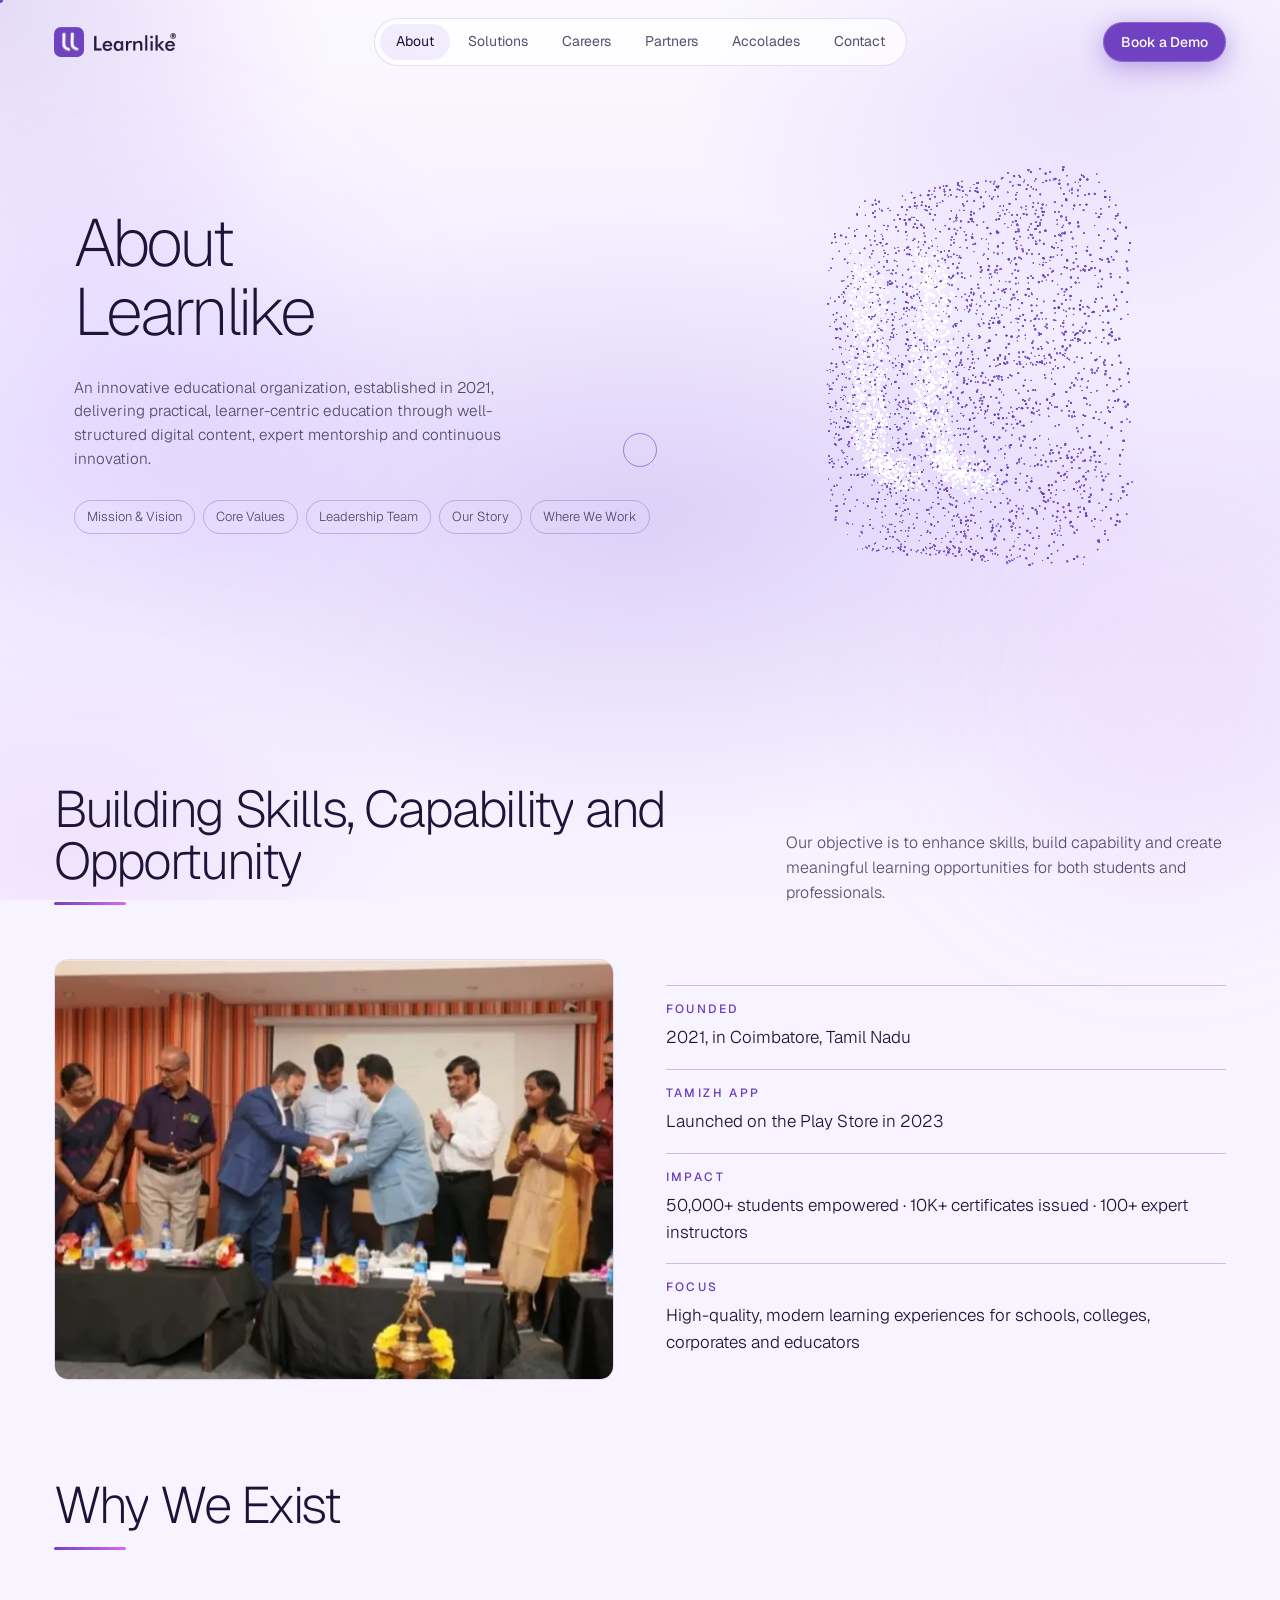
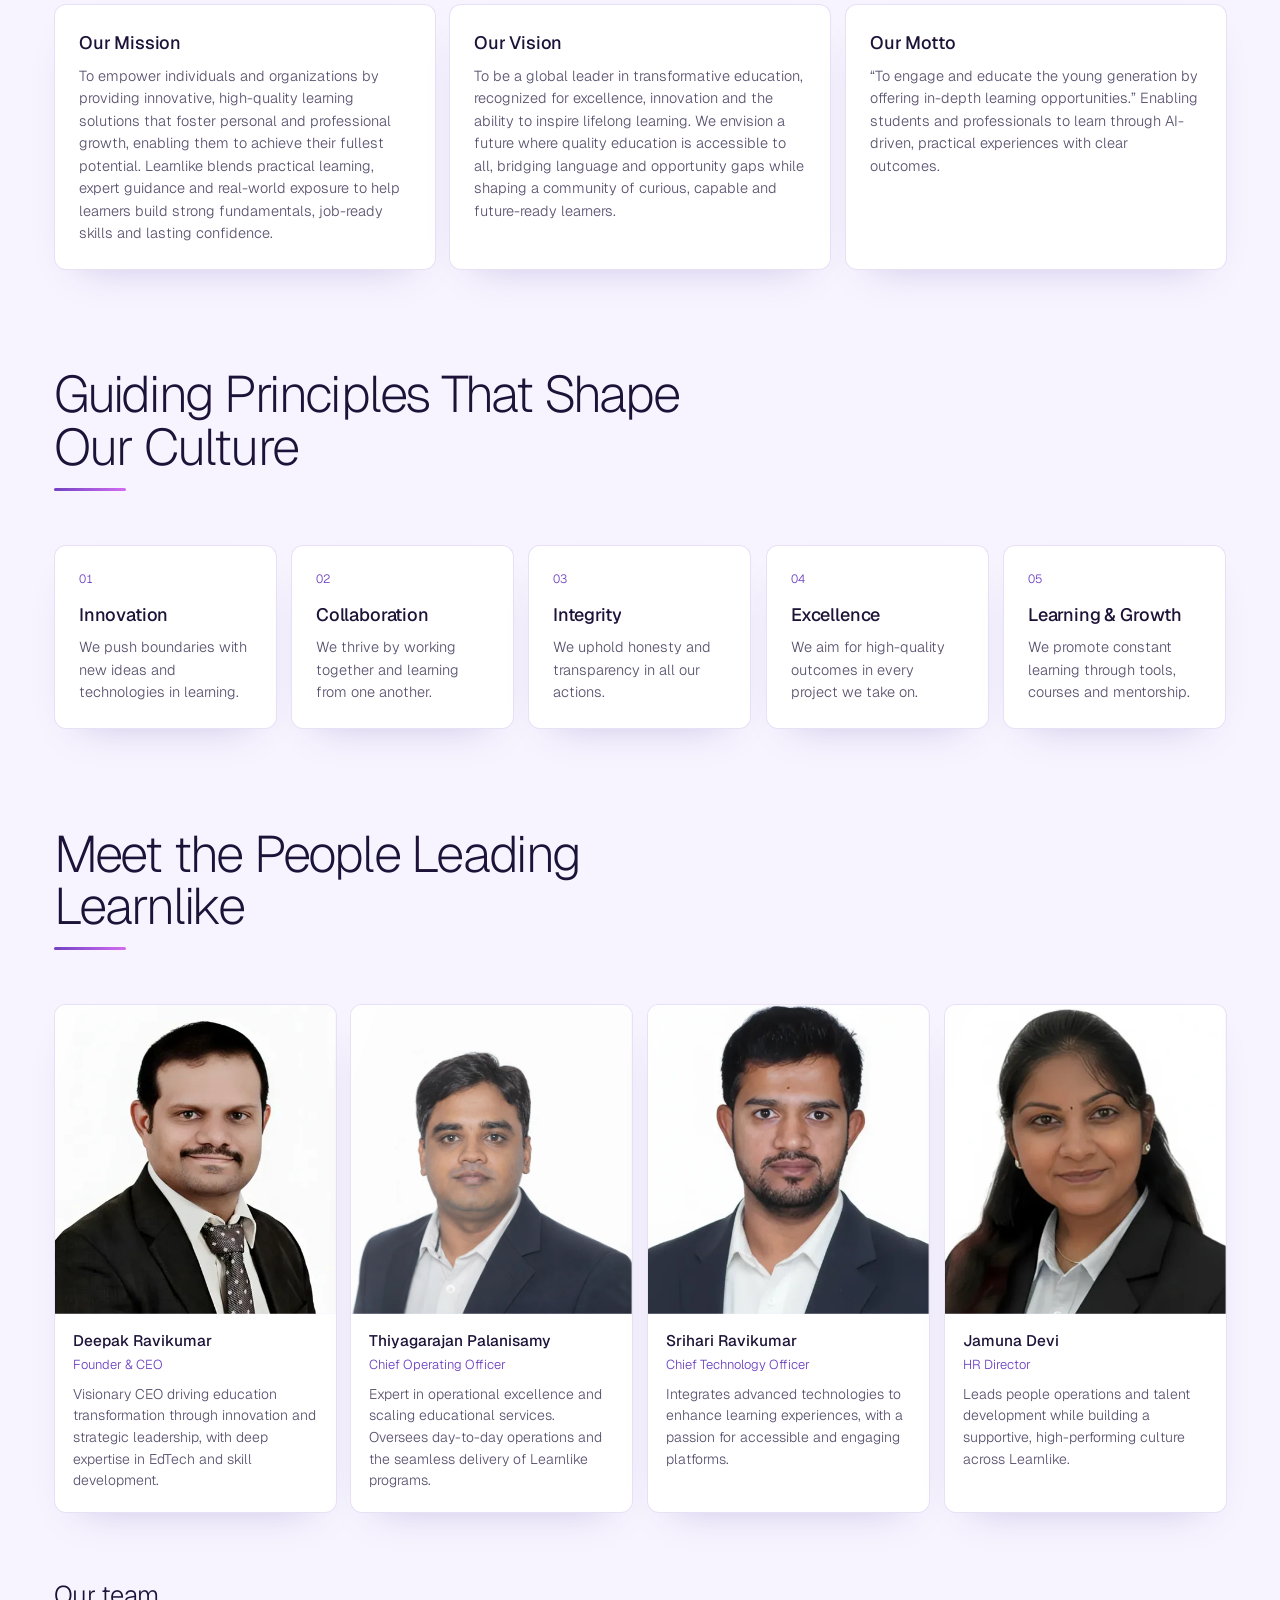
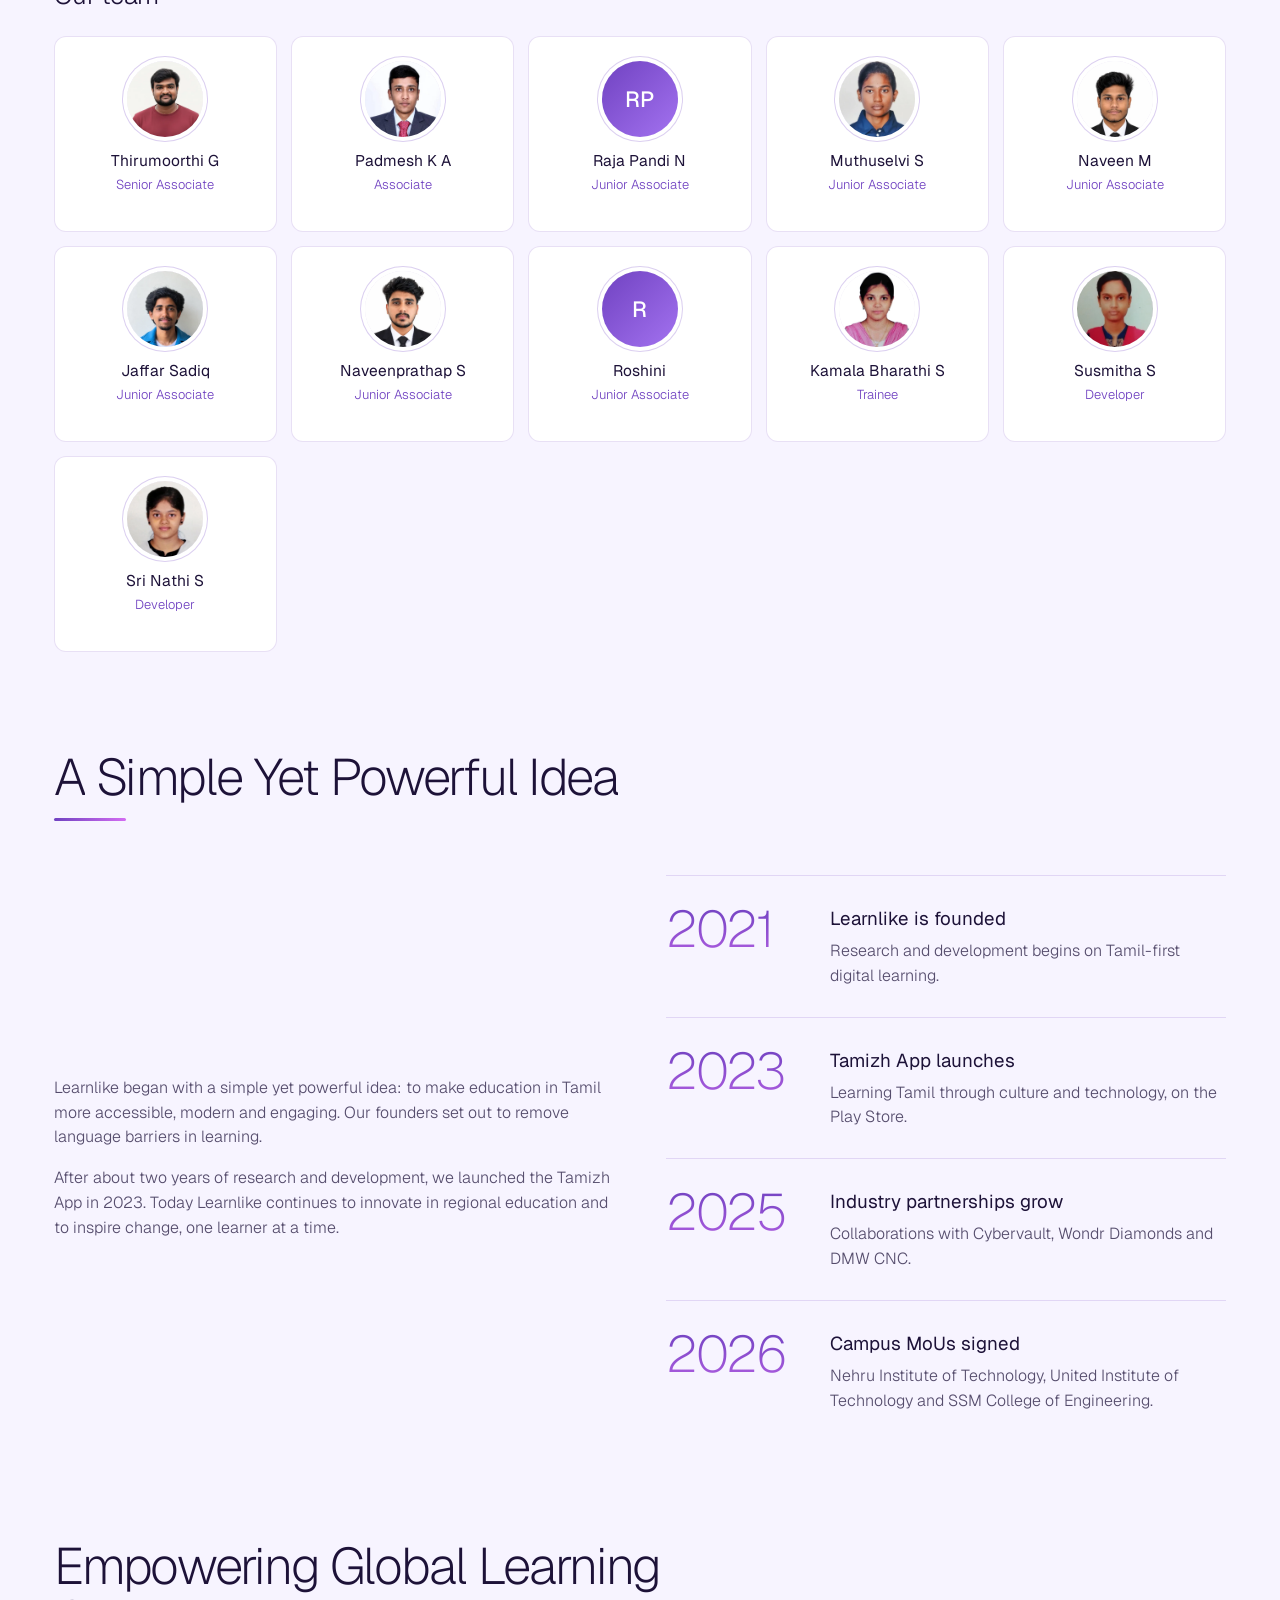
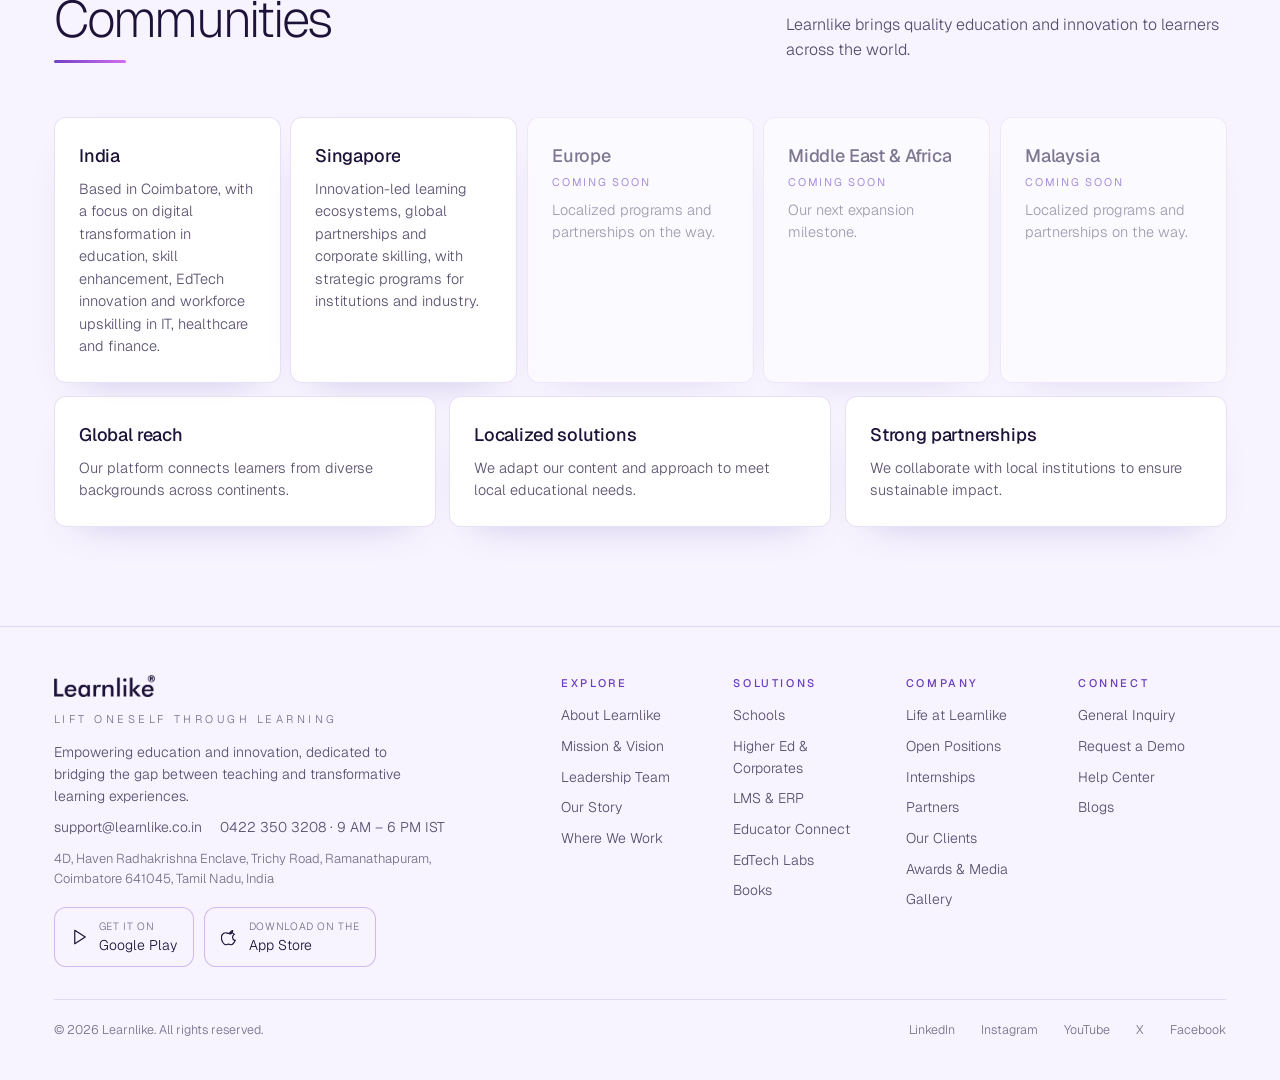
<file: about.html>
<!DOCTYPE html>
<html lang="en">
<head>
<meta charset="utf-8">
<meta name="viewport" content="width=device-width, initial-scale=1, viewport-fit=cover">
<title>About Learnlike — Mission, Team &amp; Story</title>
<meta name="description" content="About Learnlike: our mission, vision, core values, leadership team, story and where we work.">
<meta name="theme-color" content="#f7f4ff">
<meta name="color-scheme" content="light">
<meta name="format-detection" content="telephone=no">
<meta property="og:type" content="website">
<meta property="og:site_name" content="Learnlike">
<meta property="og:title" content="About Learnlike — Mission, Team &amp; Story">
<meta property="og:description" content="About Learnlike: our mission, vision, core values, leadership team, story and where we work.">
<link rel="icon" type="image/png" sizes="32x32" href="favicon-32.png">
<link rel="apple-touch-icon" href="apple-touch-icon.png">
<link rel="preconnect" href="https://fonts.googleapis.com">
<link rel="preconnect" href="https://fonts.gstatic.com" crossorigin>
<link href="https://fonts.googleapis.com/css2?family=Geist:wght@200..600&family=Noto+Sans+Tamil:wght@300;500&display=swap" rel="stylesheet">
<link rel="stylesheet" href="assets/css/site.css">
<noscript><link rel="stylesheet" href="assets/css/noscript.css"></noscript>
</head>
<body>
<a class="skip" href="#main">Skip to content</a>
<div class="atmos" aria-hidden="true"></div>
<div class="light" aria-hidden="true"></div>
<canvas id="gl" aria-hidden="true"></canvas>
<div class="noise" aria-hidden="true"></div>
<header class="hdr">
  <div class="hdr-in">
    <a class="brand" href="index.html" aria-label="Learnlike home">
      <img class="mk" src="assets/img/ll-mark.png" alt="" width="30" height="30">
      <img class="wm" src="assets/img/wordmark-dark.png" alt="Learnlike" width="491" height="107">
    </a>
    <nav class="pill" aria-label="Primary"><a href="about.html" class="on" aria-current="page">About</a><a href="solutions.html">Solutions</a><a href="careers.html">Careers</a><a href="partners.html">Partners</a><a href="accolades.html">Accolades</a><a href="contact.html">Contact</a></nav>
    <a class="btn" href="contact.html#demo">Book a Demo</a>
    <button class="burger" type="button" aria-label="Open menu" aria-expanded="false" aria-controls="mnav"><span></span><span></span></button>
  </div>
</header>
<nav class="mnav" id="mnav" aria-label="Mobile"><a class="l" href="index.html">Home</a><a class="l" href="about.html">About</a><a class="l" href="solutions.html">Solutions</a><a class="l" href="careers.html">Careers</a><a class="l" href="partners.html">Partners</a><a class="l" href="accolades.html">Accolades</a><a class="l" href="contact.html">Contact</a><a class="btn" href="contact.html#demo">Book a Demo</a></nav>
<main id="main">
<section class="phero" id="top" data-sec="hero">
  <div class="wrap">
    <div>
      
      <h1 class="h1"><span class="ln"><span>About</span></span><span class="ln"><span>Learnlike</span></span></h1>
      <p class="hero-sub">An innovative educational organization, established in 2021, delivering practical, learner-centric education through well-structured digital content, expert mentorship and continuous innovation.</p>
      <div class="crumbs"><a href="#mission">Mission &amp; Vision</a><a href="#values">Core Values</a><a href="#team">Leadership Team</a><a href="#story">Our Story</a><a href="#reach">Where We Work</a></div>
      
    </div>
    <div class="stage" data-anchor aria-hidden="true"><img width="251" height="256" class="fallback" src="assets/img/ll-mark.png" alt=""></div>
  </div>
</section><section class="sec " id="who" data-sec="who"><div class="wrap"><div class="sec-head reveal"><div><h2 class="h2">Building Skills, Capability and Opportunity</h2></div><p class="lede">Our objective is to enhance skills, build capability and create meaningful learning opportunities for both students and professionals.</p></div><div class="split reveal"><div class="photo"><img width="800" height="473" src="assets/img/gal-workforce.webp" alt="Learnlike leadership at a felicitation event" loading="lazy" decoding="async"></div><div class="info"><div><h3>Founded</h3><p>2021, in Coimbatore, Tamil Nadu</p></div><div><h3>Tamizh App</h3><p>Launched on the Play Store in 2023</p></div><div><h3>Impact</h3><p>50,000+ students empowered · 10K+ certificates issued · 100+ expert instructors</p></div><div><h3>Focus</h3><p>High-quality, modern learning experiences for schools, colleges, corporates and educators</p></div></div></div></div></section><section class="sec " id="mission" data-sec="mission"><div class="wrap"><div class="sec-head reveal"><div><h2 class="h2">Why We Exist</h2></div><span></span></div><div class="boxes reveal" style="--c:3"><div class="box"><h3>Our Mission</h3><p>To empower individuals and organizations by providing innovative, high-quality learning solutions that foster personal and professional growth, enabling them to achieve their fullest potential. Learnlike blends practical learning, expert guidance and real-world exposure to help learners build strong fundamentals, job-ready skills and lasting confidence.</p></div><div class="box"><h3>Our Vision</h3><p>To be a global leader in transformative education, recognized for excellence, innovation and the ability to inspire lifelong learning. We envision a future where quality education is accessible to all, bridging language and opportunity gaps while shaping a community of curious, capable and future-ready learners.</p></div><div class="box"><h3>Our Motto</h3><p>“To engage and educate the young generation by offering in-depth learning opportunities.” Enabling students and professionals to learn through AI-driven, practical experiences with clear outcomes.</p></div></div></div></section><section class="sec " id="values" data-sec="values"><div class="wrap"><div class="sec-head reveal"><div><h2 class="h2">Guiding Principles That Shape Our Culture</h2></div><span></span></div><div class="boxes reveal" style="--c:5"><div class="box"><span class="no">01</span><h3>Innovation</h3><p>We push boundaries with new ideas and technologies in learning.</p></div><div class="box"><span class="no">02</span><h3>Collaboration</h3><p>We thrive by working together and learning from one another.</p></div><div class="box"><span class="no">03</span><h3>Integrity</h3><p>We uphold honesty and transparency in all our actions.</p></div><div class="box"><span class="no">04</span><h3>Excellence</h3><p>We aim for high-quality outcomes in every project we take on.</p></div><div class="box"><span class="no">05</span><h3>Learning &amp; Growth</h3><p>We promote constant learning through tools, courses and mentorship.</p></div></div></div></section><section class="sec " id="team" data-sec="team"><div class="wrap"><div class="sec-head reveal"><div><h2 class="h2">Meet the People Leading Learnlike</h2></div><span></span></div><div class="people reveal"><div class="person"><img src="assets/img/leader-deepak.webp" alt="Deepak Ravikumar" width="480" height="720" loading="eager" decoding="async"><div><b>Deepak Ravikumar</b><span>Founder &amp; CEO</span><p>Visionary CEO driving education transformation through innovation and strategic leadership, with deep expertise in EdTech and skill development.</p></div></div><div class="person"><img src="assets/img/leader-thiyagarajan.webp" alt="Thiyagarajan Palanisamy" width="900" height="701" loading="eager" decoding="async"><div><b>Thiyagarajan Palanisamy</b><span>Chief Operating Officer</span><p>Expert in operational excellence and scaling educational services. Oversees day-to-day operations and the seamless delivery of Learnlike programs.</p></div></div><div class="person"><img src="assets/img/leader-srihari.webp" alt="Srihari Ravikumar" width="480" height="720" loading="eager" decoding="async"><div><b>Srihari Ravikumar</b><span>Chief Technology Officer</span><p>Integrates advanced technologies to enhance learning experiences, with a passion for accessible and engaging platforms.</p></div></div><div class="person"><img src="assets/img/leader-jamuna.webp" alt="Jamuna Devi" width="480" height="720" loading="eager" decoding="async"><div><b>Jamuna Devi</b><span>HR Director</span><p>Leads people operations and talent development while building a supportive, high-performing culture across Learnlike.</p></div></div></div><h3 class="sub reveal">Our team</h3><div class="team reveal"><div class="mem" tabindex="0"><img width="360" height="360" src="assets/img/team-thirumoorthi.webp" alt="" loading="lazy" decoding="async"><div class="who"><b>Thirumoorthi G</b><span>Senior Associate</span></div><div class="exp"><p>I lead projects that create real impact.</p></div></div><div class="mem" tabindex="0"><img width="360" height="360" src="assets/img/team-padmesh.webp" alt="" loading="lazy" decoding="async"><div class="who"><b>Padmesh K A</b><span>Associate</span></div><div class="exp"><p>I build features thousands of students use.</p></div></div><div class="mem" tabindex="0"><i aria-hidden="true">RP</i><div class="who"><b>Raja Pandi N</b><span>Junior Associate</span></div><div class="exp"><p>A supportive team that helps me grow.</p></div></div><div class="mem" tabindex="0"><img width="360" height="360" src="assets/img/team-muthuselvi.webp" alt="" loading="lazy" decoding="async"><div class="who"><b>Muthuselvi S</b><span>Junior Associate</span></div><div class="exp"><p>My confidence grows with every project.</p></div></div><div class="mem" tabindex="0"><img width="360" height="360" src="assets/img/team-naveen.webp" alt="" loading="lazy" decoding="async"><div class="who"><b>Naveen M</b><span>Junior Associate</span></div><div class="exp"><p>Live projects and great mentorship from day one.</p></div></div><div class="mem" tabindex="0"><img width="360" height="360" src="assets/img/team-jaffar.webp" alt="" loading="lazy" decoding="async"><div class="who"><b>Jaffar Sadiq</b><span>Junior Associate</span></div><div class="exp"><p>Every project teaches me something new.</p></div></div><div class="mem" tabindex="0"><img width="360" height="360" src="assets/img/team-naveenprathap.webp" alt="" loading="lazy" decoding="async"><div class="who"><b>Naveenprathap S</b><span>Junior Associate</span></div><div class="exp"><p>Every project builds my skills and confidence.</p></div></div><div class="mem" tabindex="0"><i aria-hidden="true">R</i><div class="who"><b>Roshini</b><span>Junior Associate</span></div><div class="exp"><p>Clear guidance and real responsibility every day.</p></div></div><div class="mem" tabindex="0"><img width="360" height="360" src="assets/img/team-kamala.webp" alt="" loading="lazy" decoding="async"><div class="who"><b>Kamala Bharathi S</b><span>Trainee</span></div><div class="exp"><p>Hands-on learning that helped me grow fast.</p></div></div><div class="mem" tabindex="0"><img width="360" height="360" src="assets/img/team-susmitha.webp" alt="" loading="lazy" decoding="async"><div class="who"><b>Susmitha S</b><span>Developer</span></div><div class="exp"><p>Real-world skills I could not learn from books.</p></div></div><div class="mem" tabindex="0"><img width="360" height="360" src="assets/img/team-srinathi.webp" alt="" loading="lazy" decoding="async"><div class="who"><b>Sri Nathi S</b><span>Developer</span></div><div class="exp"><p>Every project builds my practical knowledge.</p></div></div></div></div></section><section class="sec " id="story" data-sec="story"><div class="wrap"><div class="sec-head reveal"><div><h2 class="h2">A Simple Yet Powerful Idea</h2></div><span></span></div><div class="split reveal"><div><p class="lede" style="max-width:none">Learnlike began with a simple yet powerful idea: to make education in Tamil more accessible, modern and engaging. Our founders set out to remove language barriers in learning.</p><p class="lede" style="max-width:none;margin-top:16px">After about two years of research and development, we launched the Tamizh App in 2023. Today Learnlike continues to innovate in regional education and to inspire change, one learner at a time.</p></div><div class="tl"><div class="tl-y"><b>2021</b><div><h3 style="margin:0 0 6px;font-weight:400">Learnlike is founded</h3><p style="margin:0;color:var(--ink-2)">Research and development begins on Tamil-first digital learning.</p></div></div><div class="tl-y"><b>2023</b><div><h3 style="margin:0 0 6px;font-weight:400">Tamizh App launches</h3><p style="margin:0;color:var(--ink-2)">Learning Tamil through culture and technology, on the Play Store.</p></div></div><div class="tl-y"><b>2025</b><div><h3 style="margin:0 0 6px;font-weight:400">Industry partnerships grow</h3><p style="margin:0;color:var(--ink-2)">Collaborations with Cybervault, Wondr Diamonds and DMW CNC.</p></div></div><div class="tl-y"><b>2026</b><div><h3 style="margin:0 0 6px;font-weight:400">Campus MoUs signed</h3><p style="margin:0;color:var(--ink-2)">Nehru Institute of Technology, United Institute of Technology and SSM College of Engineering.</p></div></div></div></div></div></section><section class="sec " id="reach" data-sec="reach"><div class="wrap"><div class="sec-head reveal"><div><h2 class="h2">Empowering Global Learning Communities</h2></div><p class="lede">Learnlike brings quality education and innovation to learners across the world.</p></div><div class="regions reveal"><div class="box"><h3>India</h3><p>Based in Coimbatore, with a focus on digital transformation in education, skill enhancement, EdTech innovation and workforce upskilling in IT, healthcare and finance.</p></div><div class="box"><h3>Singapore</h3><p>Innovation-led learning ecosystems, global partnerships and corporate skilling, with strategic programs for institutions and industry.</p></div><div class="box locked"><h3>Europe</h3><p>Localized programs and partnerships on the way.</p></div><div class="box locked"><h3>Middle East &amp; Africa</h3><p>Our next expansion milestone.</p></div><div class="box locked"><h3>Malaysia</h3><p>Localized programs and partnerships on the way.</p></div></div><div class="boxes reveal" style="margin-top:14px" style="--c:3"><div class="box"><h3>Global reach</h3><p>Our platform connects learners from diverse backgrounds across continents.</p></div><div class="box"><h3>Localized solutions</h3><p>We adapt our content and approach to meet local educational needs.</p></div><div class="box"><h3>Strong partnerships</h3><p>We collaborate with local institutions to ensure sustainable impact.</p></div></div></div></section>
</main>
<footer>
  <div class="wrap ft">
    <div>
      <img class="wm" src="assets/img/wordmark-dark.png" alt="Learnlike" width="491" height="107" loading="lazy" decoding="async">
      <div class="tg">LIFT ONESELF THROUGH LEARNING</div>
      <p class="fabout">Empowering education and innovation, dedicated to bridging the gap between teaching and transformative learning experiences.</p>
      <div class="fl"><a href="mailto:support@learnlike.co.in">support@learnlike.co.in</a><a href="tel:04223503208">0422 350 3208 · 9 AM – 6 PM IST</a></div>
      <p class="faddr">4D, Haven Radhakrishna Enclave, Trichy Road, Ramanathapuram, Coimbatore 641045, Tamil Nadu, India</p>
      <div class="store"><a href="https://play.google.com/store/apps/details?id=com.tamizh&hl=en_IN"><svg width="18" height="18" viewBox="0 0 24 24" fill="none" stroke="currentColor" stroke-width="1.6" stroke-linejoin="round" aria-hidden="true"><path d="M5 3l14 9-14 9V3z"/></svg><span><small>GET IT ON</small>Google Play</span></a><a href="https://apps.apple.com/in/genre/ios/id36"><svg width="18" height="18" viewBox="0 0 24 24" fill="none" stroke="currentColor" stroke-width="1.6" stroke-linecap="round" aria-hidden="true"><path d="M15.5 3.5c-1 .1-2.2.8-2.8 1.6-.6.7-1 1.7-.9 2.7 1 .1 2.1-.5 2.7-1.3.6-.8 1-1.8 1-3z"/><path d="M19 16.5c-.5 1.2-.8 1.7-1.5 2.7-.9 1.4-2.2 3.1-3.8 3.1-1.4 0-1.8-.9-3.7-.9s-2.3.9-3.7.9c-1.6 0-2.8-1.6-3.7-3C.4 15.6.2 11.2 1.7 8.9c1-1.6 2.7-2.6 4.3-2.6 1.6 0 2.6.9 3.9.9 1.3 0 2.1-.9 3.9-.9 1.4 0 2.9.8 4 2.1-3.5 1.9-2.9 6.9.2 8.1z"/></svg><span><small>DOWNLOAD ON THE</small>App Store</span></a></div>
    </div>
    <div class="fcols">
      <div class="fcol"><h3>Explore</h3><a href="about.html">About Learnlike</a><a href="about.html#mission">Mission &amp; Vision</a><a href="about.html#team">Leadership Team</a><a href="about.html#story">Our Story</a><a href="about.html#reach">Where We Work</a></div>
      <div class="fcol"><h3>Solutions</h3><a href="solutions.html#schools">Schools</a><a href="solutions.html#higher-ed">Higher Ed &amp; Corporates</a><a href="solutions.html#platforms">LMS &amp; ERP</a><a href="solutions.html#educators">Educator Connect</a><a href="solutions.html#labs">EdTech Labs</a><a href="solutions.html#books">Books</a></div>
      <div class="fcol"><h3>Company</h3><a href="careers.html">Life at Learnlike</a><a href="careers.html#roles">Open Positions</a><a href="careers.html#internships">Internships</a><a href="partners.html">Partners</a><a href="partners.html#clients">Our Clients</a><a href="accolades.html">Awards &amp; Media</a><a href="accolades.html#gallery">Gallery</a></div>
      <div class="fcol"><h3>Connect</h3><a href="contact.html">General Inquiry</a><a href="contact.html#demo">Request a Demo</a><a href="contact.html#help">Help Center</a><a href="https://learnlike.in/blogs.php">Blogs</a></div>
    </div>
    <div class="copy">
      <span>© <span id="yr">2026</span> Learnlike. All rights reserved.</span>
      <nav aria-label="Social">
        <a href="https://www.linkedin.com/company/learnlike/">LinkedIn</a>
        <a href="https://www.instagram.com/learnlike_/">Instagram</a>
        <a href="https://www.youtube.com/@LearnlikeSkillz">YouTube</a>
        <a href="https://x.com/Learnlike_">X</a>
        <a href="https://www.facebook.com/people/LearnLike/100086312839179/">Facebook</a>
      </nav>
    </div>
  </div>
</footer>
<a class="fab-demo" href="contact.html#demo">Book a Demo</a>
<script src="assets/js/main.js" defer></script>
</body>
</html>
</file>
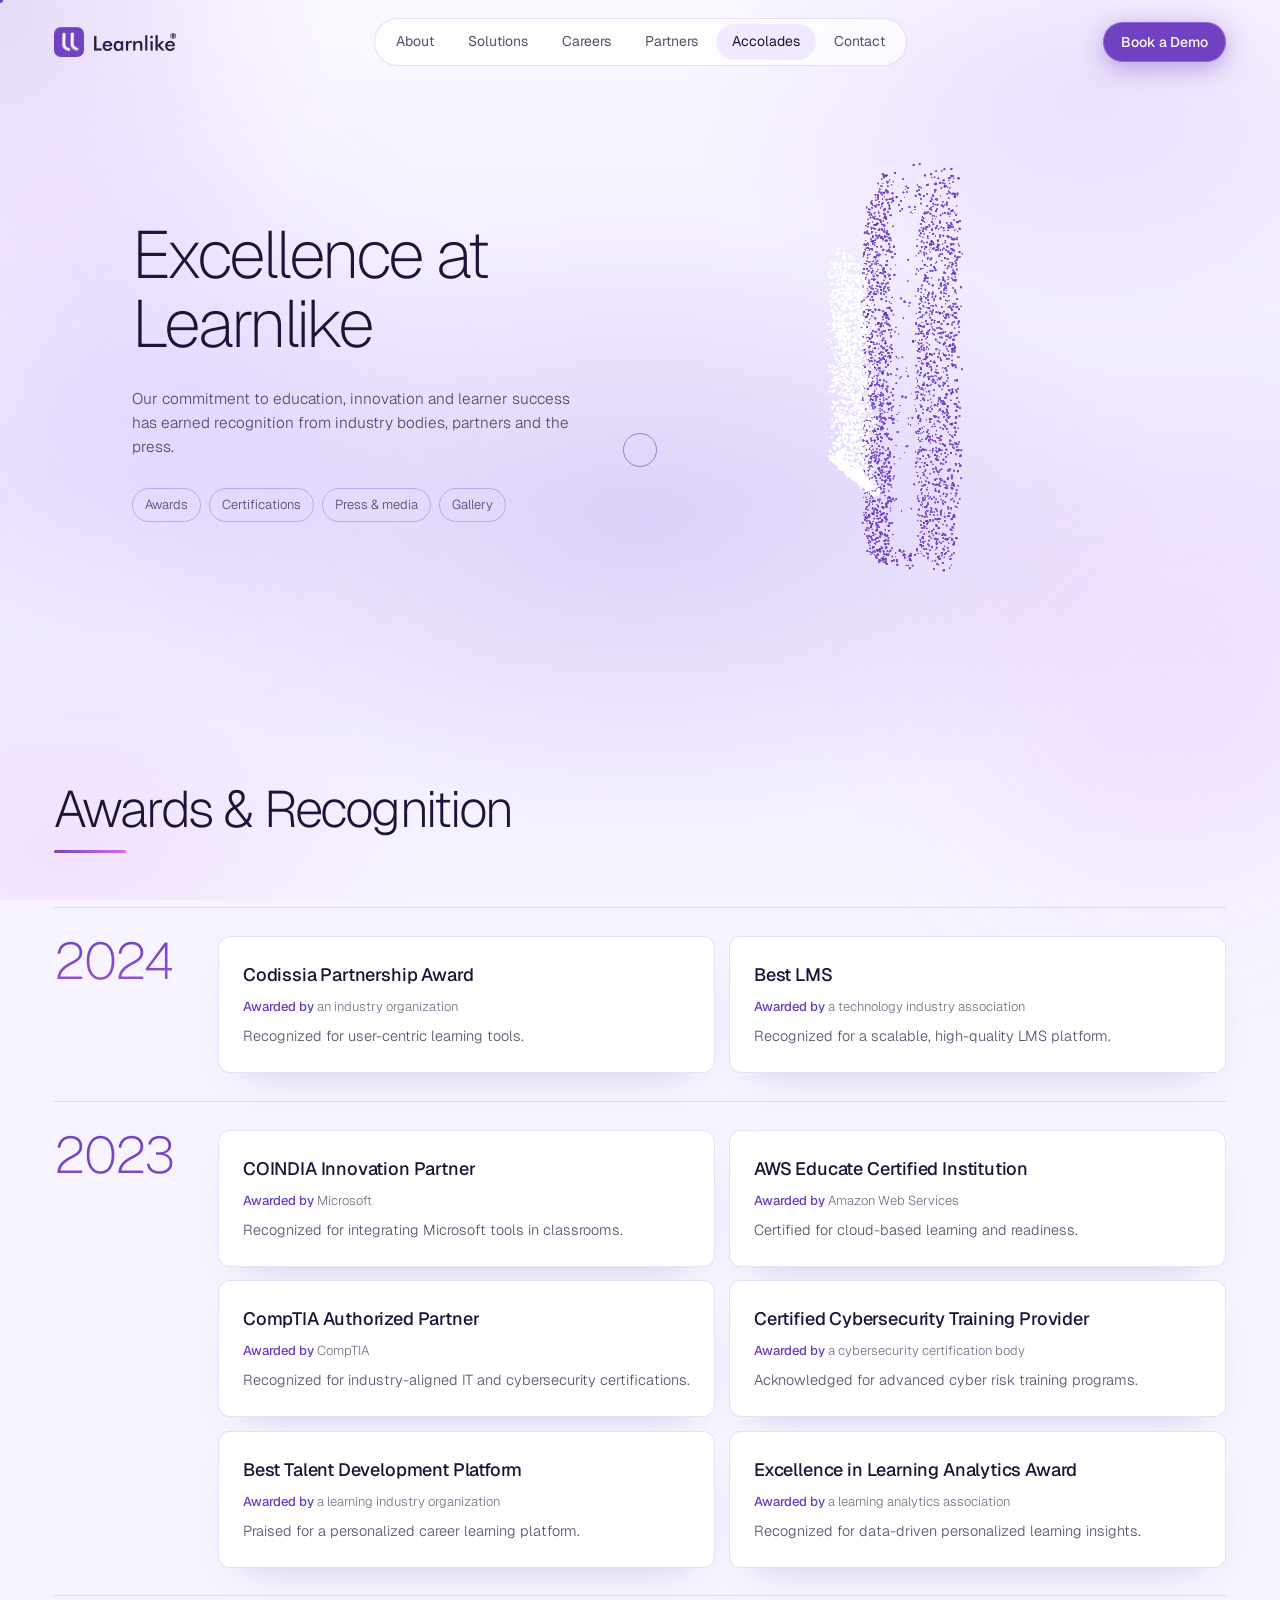
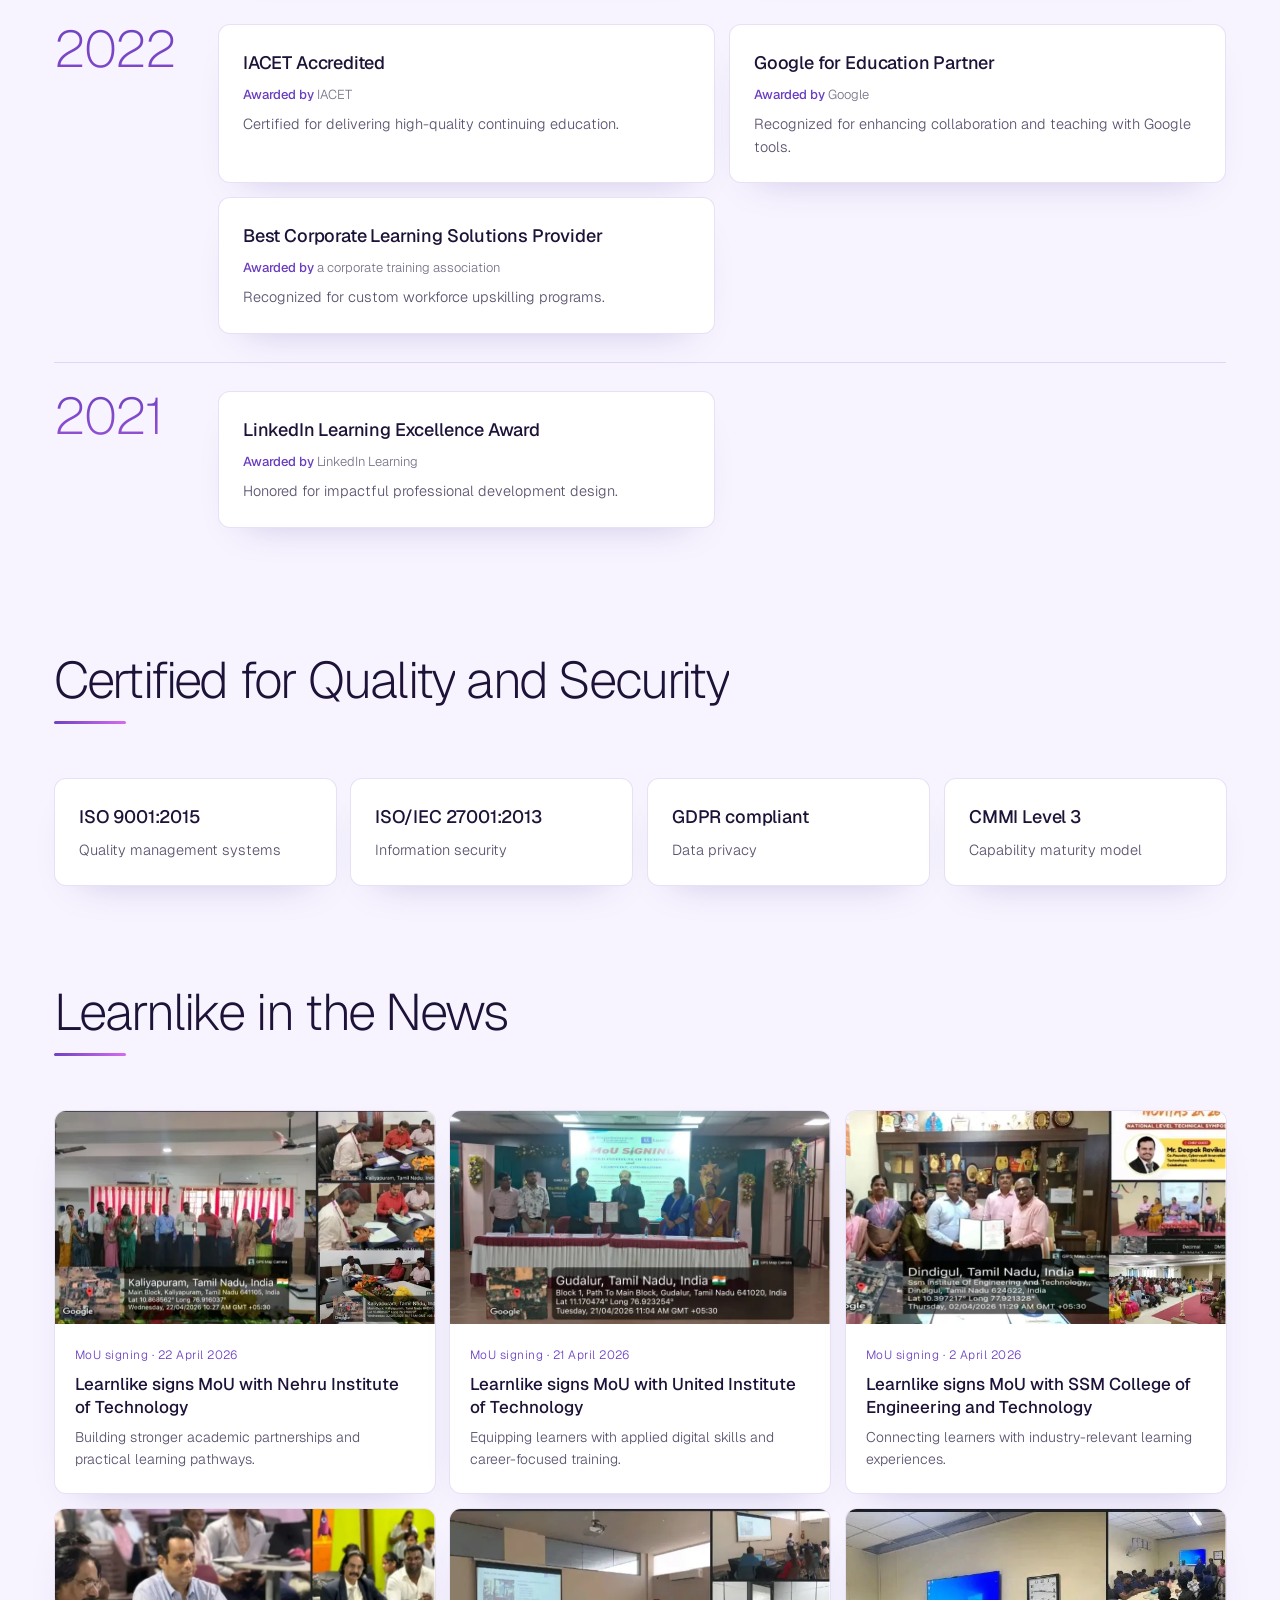
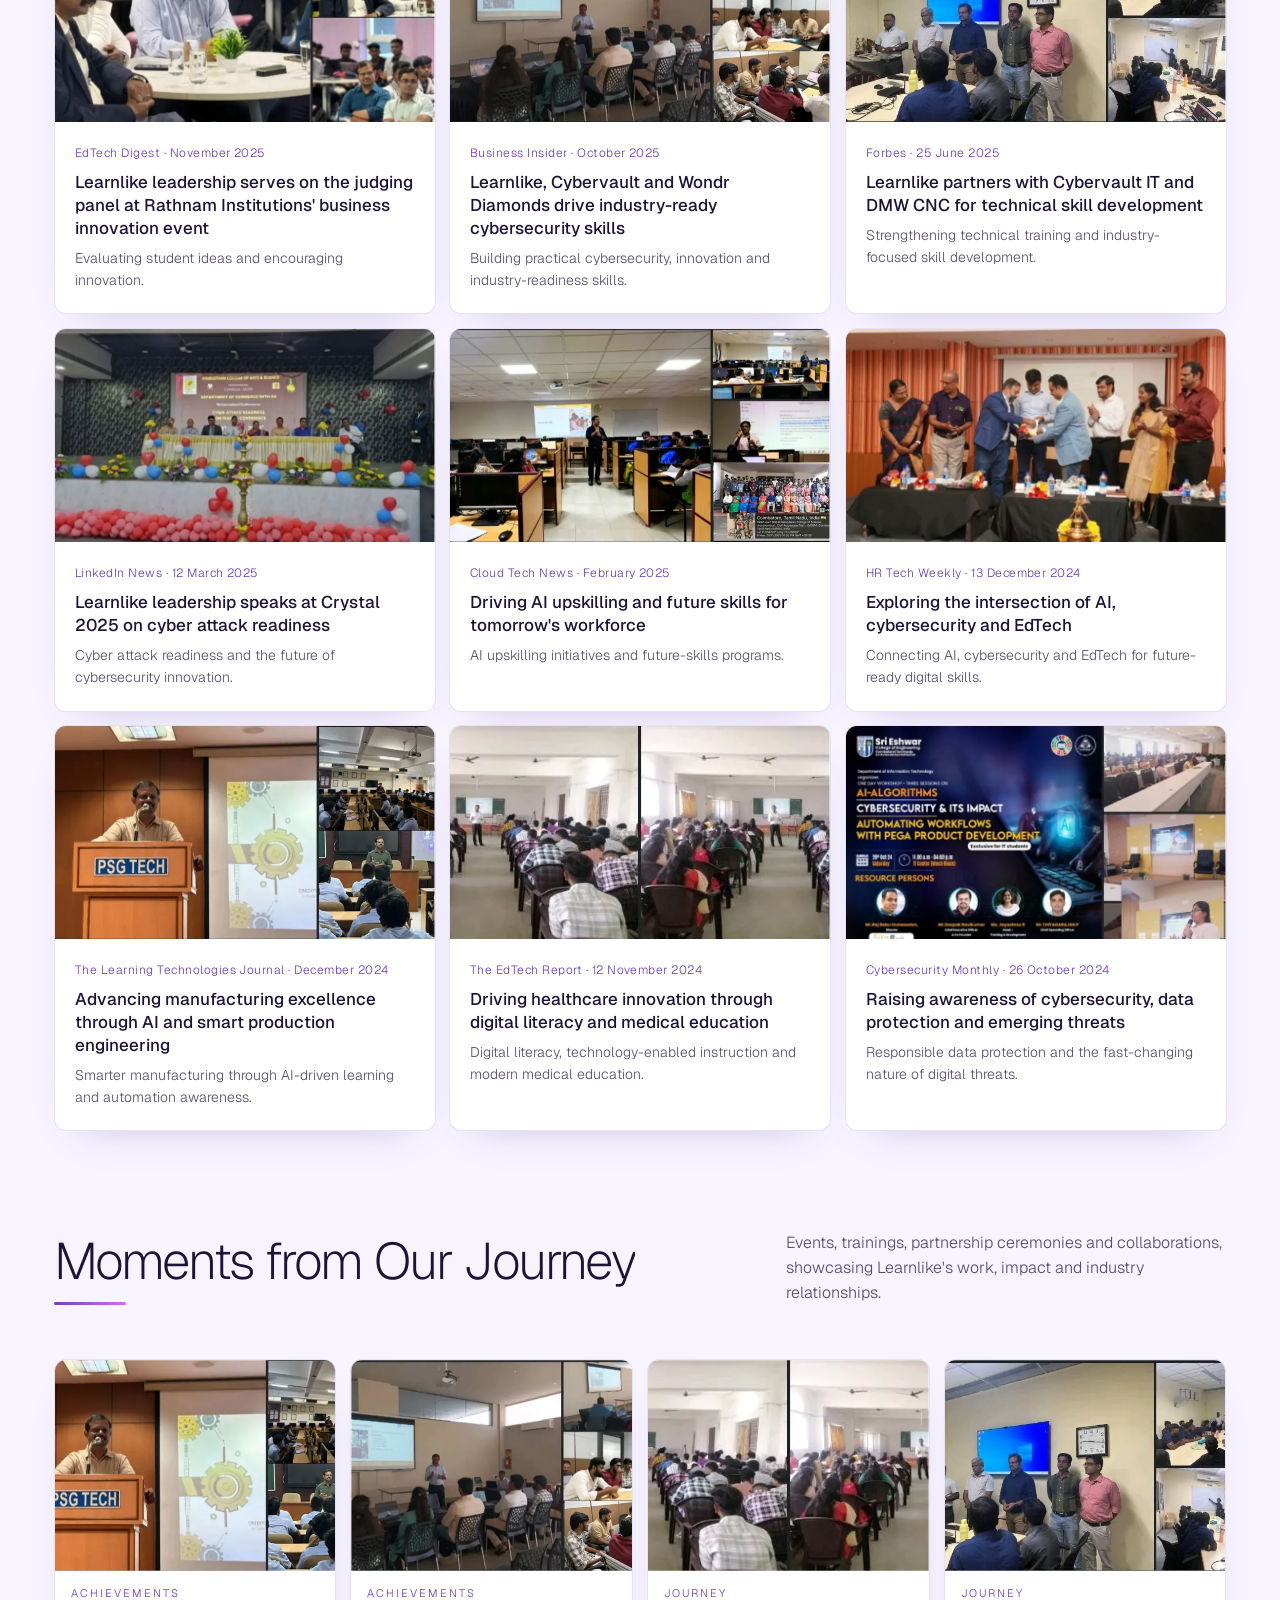
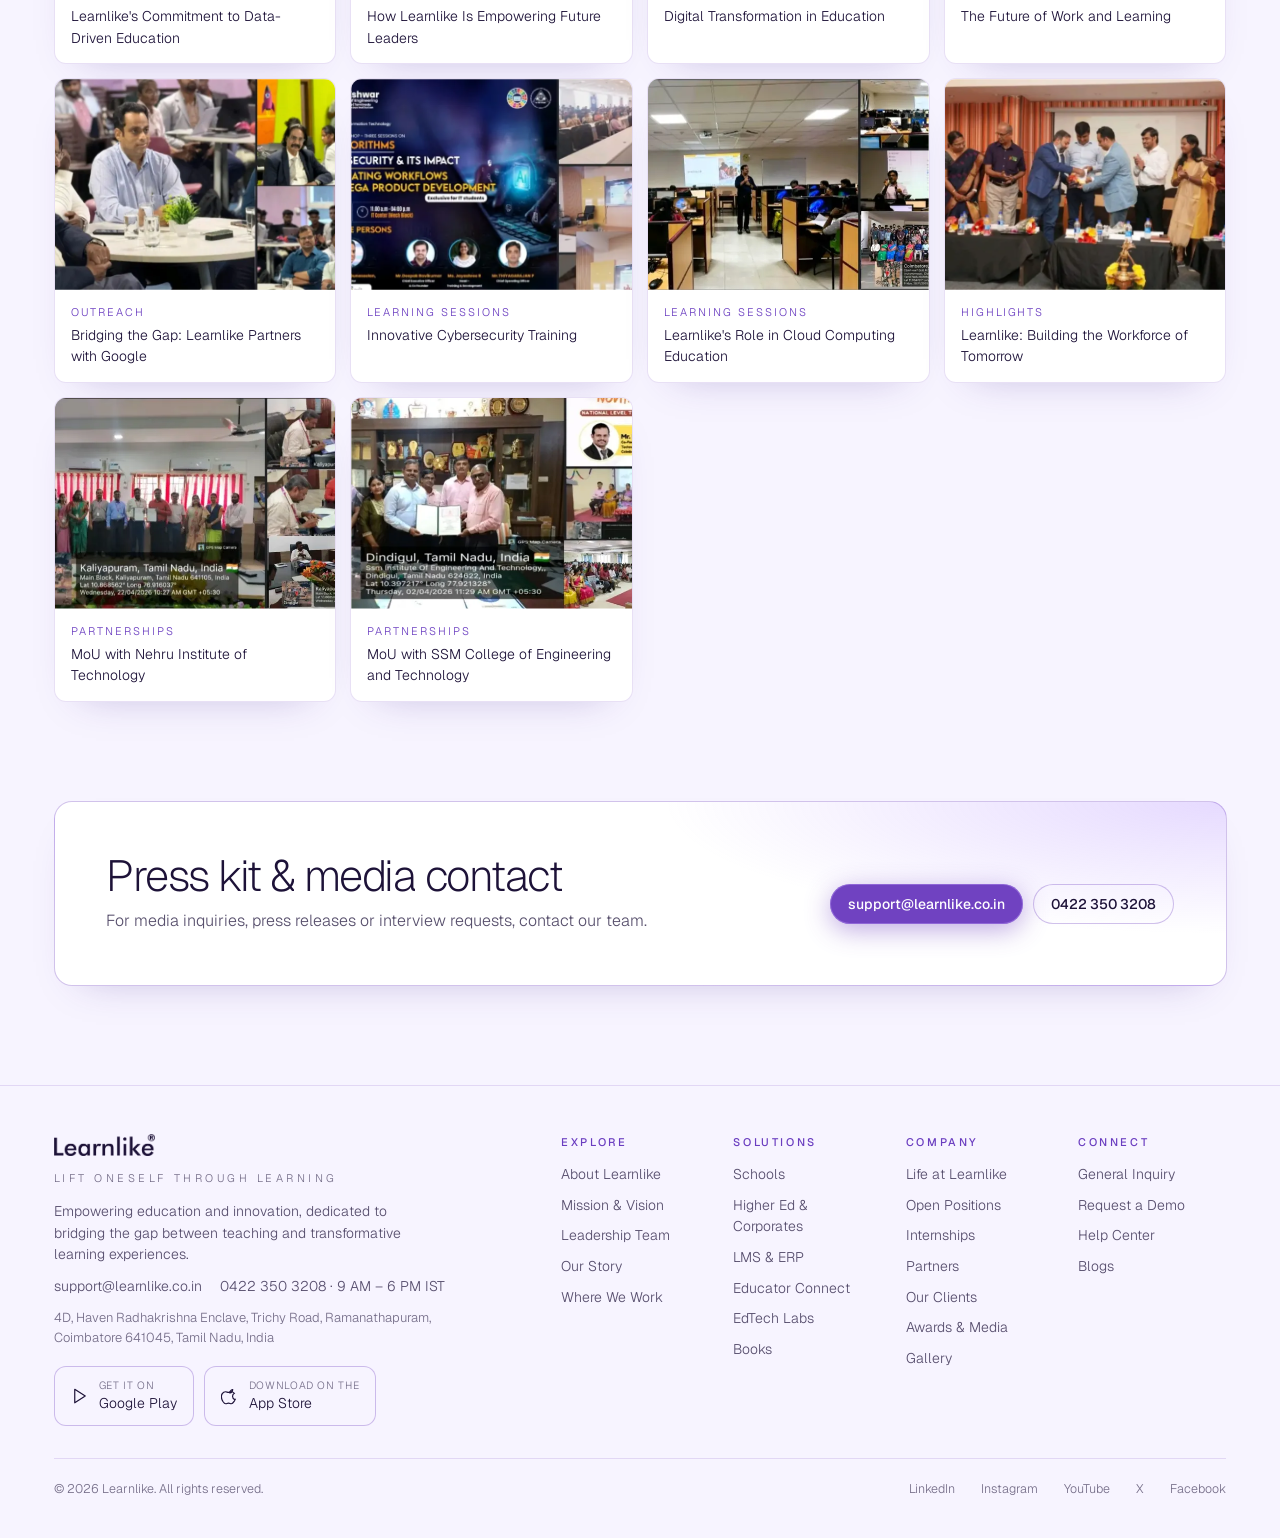
<file: accolades.html>
<!DOCTYPE html>
<html lang="en">
<head>
<meta charset="utf-8">
<meta name="viewport" content="width=device-width, initial-scale=1, viewport-fit=cover">
<title>Awards, Media &amp; Gallery — Learnlike</title>
<meta name="description" content="Learnlike awards, certifications, press and media mentions, and gallery.">
<meta name="theme-color" content="#f7f4ff">
<meta name="color-scheme" content="light">
<meta name="format-detection" content="telephone=no">
<meta property="og:type" content="website">
<meta property="og:site_name" content="Learnlike">
<meta property="og:title" content="Awards, Media &amp; Gallery — Learnlike">
<meta property="og:description" content="Learnlike awards, certifications, press and media mentions, and gallery.">
<link rel="icon" type="image/png" sizes="32x32" href="favicon-32.png">
<link rel="apple-touch-icon" href="apple-touch-icon.png">
<link rel="preconnect" href="https://fonts.googleapis.com">
<link rel="preconnect" href="https://fonts.gstatic.com" crossorigin>
<link href="https://fonts.googleapis.com/css2?family=Geist:wght@200..600&family=Noto+Sans+Tamil:wght@300;500&display=swap" rel="stylesheet">
<link rel="stylesheet" href="assets/css/site.css">
<noscript><link rel="stylesheet" href="assets/css/noscript.css"></noscript>
</head>
<body>
<a class="skip" href="#main">Skip to content</a>
<div class="atmos" aria-hidden="true"></div>
<div class="light" aria-hidden="true"></div>
<canvas id="gl" aria-hidden="true"></canvas>
<div class="noise" aria-hidden="true"></div>
<header class="hdr">
  <div class="hdr-in">
    <a class="brand" href="index.html" aria-label="Learnlike home">
      <img class="mk" src="assets/img/ll-mark.png" alt="" width="30" height="30">
      <img class="wm" src="assets/img/wordmark-dark.png" alt="Learnlike" width="491" height="107">
    </a>
    <nav class="pill" aria-label="Primary"><a href="about.html">About</a><a href="solutions.html">Solutions</a><a href="careers.html">Careers</a><a href="partners.html">Partners</a><a href="accolades.html" class="on" aria-current="page">Accolades</a><a href="contact.html">Contact</a></nav>
    <a class="btn" href="contact.html#demo">Book a Demo</a>
    <button class="burger" type="button" aria-label="Open menu" aria-expanded="false" aria-controls="mnav"><span></span><span></span></button>
  </div>
</header>
<nav class="mnav" id="mnav" aria-label="Mobile"><a class="l" href="index.html">Home</a><a class="l" href="about.html">About</a><a class="l" href="solutions.html">Solutions</a><a class="l" href="careers.html">Careers</a><a class="l" href="partners.html">Partners</a><a class="l" href="accolades.html">Accolades</a><a class="l" href="contact.html">Contact</a><a class="btn" href="contact.html#demo">Book a Demo</a></nav>
<main id="main">
<section class="phero" id="top" data-sec="hero">
  <div class="wrap">
    <div>
      
      <h1 class="h1"><span class="ln"><span>Excellence at</span></span><span class="ln"><span>Learnlike</span></span></h1>
      <p class="hero-sub">Our commitment to education, innovation and learner success has earned recognition from industry bodies, partners and the press.</p>
      <div class="crumbs"><a href="#awards">Awards</a><a href="#certifications">Certifications</a><a href="#media">Press &amp; media</a><a href="#gallery">Gallery</a></div>
      
    </div>
    <div class="stage" data-anchor aria-hidden="true"><img width="251" height="256" class="fallback" src="assets/img/ll-mark.png" alt=""></div>
  </div>
</section><section class="sec " id="awards" data-sec="awards"><div class="wrap"><div class="sec-head reveal"><div><h2 class="h2">Awards &amp; Recognition</h2></div><span></span></div><div class="tl reveal"><div class="tl-y"><b>2024</b><div class="boxes" style="--c:2"><div class="box"><h3>Codissia Partnership Award</h3><p class="meta" style="margin:0 0 8px"><b>Awarded by</b> an industry organization</p><p>Recognized for user-centric learning tools.</p></div><div class="box"><h3>Best LMS</h3><p class="meta" style="margin:0 0 8px"><b>Awarded by</b> a technology industry association</p><p>Recognized for a scalable, high-quality LMS platform.</p></div></div></div><div class="tl-y"><b>2023</b><div class="boxes" style="--c:2"><div class="box"><h3>COINDIA Innovation Partner</h3><p class="meta" style="margin:0 0 8px"><b>Awarded by</b> Microsoft</p><p>Recognized for integrating Microsoft tools in classrooms.</p></div><div class="box"><h3>AWS Educate Certified Institution</h3><p class="meta" style="margin:0 0 8px"><b>Awarded by</b> Amazon Web Services</p><p>Certified for cloud-based learning and readiness.</p></div><div class="box"><h3>CompTIA Authorized Partner</h3><p class="meta" style="margin:0 0 8px"><b>Awarded by</b> CompTIA</p><p>Recognized for industry-aligned IT and cybersecurity certifications.</p></div><div class="box"><h3>Certified Cybersecurity Training Provider</h3><p class="meta" style="margin:0 0 8px"><b>Awarded by</b> a cybersecurity certification body</p><p>Acknowledged for advanced cyber risk training programs.</p></div><div class="box"><h3>Best Talent Development Platform</h3><p class="meta" style="margin:0 0 8px"><b>Awarded by</b> a learning industry organization</p><p>Praised for a personalized career learning platform.</p></div><div class="box"><h3>Excellence in Learning Analytics Award</h3><p class="meta" style="margin:0 0 8px"><b>Awarded by</b> a learning analytics association</p><p>Recognized for data-driven personalized learning insights.</p></div></div></div><div class="tl-y"><b>2022</b><div class="boxes" style="--c:2"><div class="box"><h3>IACET Accredited</h3><p class="meta" style="margin:0 0 8px"><b>Awarded by</b> IACET</p><p>Certified for delivering high-quality continuing education.</p></div><div class="box"><h3>Google for Education Partner</h3><p class="meta" style="margin:0 0 8px"><b>Awarded by</b> Google</p><p>Recognized for enhancing collaboration and teaching with Google tools.</p></div><div class="box"><h3>Best Corporate Learning Solutions Provider</h3><p class="meta" style="margin:0 0 8px"><b>Awarded by</b> a corporate training association</p><p>Recognized for custom workforce upskilling programs.</p></div></div></div><div class="tl-y"><b>2021</b><div class="boxes" style="--c:2"><div class="box"><h3>LinkedIn Learning Excellence Award</h3><p class="meta" style="margin:0 0 8px"><b>Awarded by</b> LinkedIn Learning</p><p>Honored for impactful professional development design.</p></div></div></div></div></div></section><section class="sec " id="certifications" data-sec="certifications"><div class="wrap"><div class="sec-head reveal"><div><h2 class="h2">Certified for Quality and Security</h2></div><span></span></div><div class="boxes reveal" style="--c:4"><div class="box"><h3>ISO 9001:2015</h3><p>Quality management systems</p></div><div class="box"><h3>ISO/IEC 27001:2013</h3><p>Information security</p></div><div class="box"><h3>GDPR compliant</h3><p>Data privacy</p></div><div class="box"><h3>CMMI Level 3</h3><p>Capability maturity model</p></div></div></div></section><section class="sec " id="media" data-sec="media"><div class="wrap"><div class="sec-head reveal"><div><h2 class="h2">Learnlike in the News</h2></div><span></span></div><div class="media reveal"><article><img width="800" height="409" src="assets/img/news-nehru.webp" alt="Learnlike signs MoU with Nehru Institute of Technology" loading="lazy" decoding="async"><div class="bd"><span class="src">MoU signing · 22 April 2026</span><h3>Learnlike signs MoU with Nehru Institute of Technology</h3><p>Building stronger academic partnerships and practical learning pathways.</p></div></article><article><img width="800" height="450" src="assets/img/news-united.webp" alt="Learnlike signs MoU with United Institute of Technology" loading="lazy" decoding="async"><div class="bd"><span class="src">MoU signing · 21 April 2026</span><h3>Learnlike signs MoU with United Institute of Technology</h3><p>Equipping learners with applied digital skills and career-focused training.</p></div></article><article><img width="800" height="401" src="assets/img/news-ssm.webp" alt="Learnlike signs MoU with SSM College of Engineering and Technology" loading="lazy" decoding="async"><div class="bd"><span class="src">MoU signing · 2 April 2026</span><h3>Learnlike signs MoU with SSM College of Engineering and Technology</h3><p>Connecting learners with industry-relevant learning experiences.</p></div></article><article><img width="800" height="480" src="assets/img/media-edtech-digest.webp" alt="Learnlike leadership serves on the judging panel at Rathnam Institutions&#x27; business innovation event" loading="lazy" decoding="async"><div class="bd"><span class="src">EdTech Digest · November 2025</span><h3>Learnlike leadership serves on the judging panel at Rathnam Institutions' business innovation event</h3><p>Evaluating student ideas and encouraging innovation.</p></div></article><article><img width="800" height="413" src="assets/img/media-business-insider.webp" alt="Learnlike, Cybervault and Wondr Diamonds drive industry-ready cybersecurity skills" loading="lazy" decoding="async"><div class="bd"><span class="src">Business Insider · October 2025</span><h3>Learnlike, Cybervault and Wondr Diamonds drive industry-ready cybersecurity skills</h3><p>Building practical cybersecurity, innovation and industry-readiness skills.</p></div></article><article><img width="720" height="366" src="assets/img/media-forbes.webp" alt="Learnlike partners with Cybervault IT and DMW CNC for technical skill development" loading="lazy" decoding="async"><div class="bd"><span class="src">Forbes · 25 June 2025</span><h3>Learnlike partners with Cybervault IT and DMW CNC for technical skill development</h3><p>Strengthening technical training and industry-focused skill development.</p></div></article><article><img width="800" height="459" src="assets/img/media-linkedin.webp" alt="Learnlike leadership speaks at Crystal 2025 on cyber attack readiness" loading="lazy" decoding="async"><div class="bd"><span class="src">LinkedIn News · 12 March 2025</span><h3>Learnlike leadership speaks at Crystal 2025 on cyber attack readiness</h3><p>Cyber attack readiness and the future of cybersecurity innovation.</p></div></article><article><img width="800" height="410" src="assets/img/media-cloud-tech.webp" alt="Driving AI upskilling and future skills for tomorrow&#x27;s workforce" loading="lazy" decoding="async"><div class="bd"><span class="src">Cloud Tech News · February 2025</span><h3>Driving AI upskilling and future skills for tomorrow's workforce</h3><p>AI upskilling initiatives and future-skills programs.</p></div></article><article><img width="800" height="473" src="assets/img/media-hr-tech.webp" alt="Exploring the intersection of AI, cybersecurity and EdTech" loading="lazy" decoding="async"><div class="bd"><span class="src">HR Tech Weekly · 13 December 2024</span><h3>Exploring the intersection of AI, cybersecurity and EdTech</h3><p>Connecting AI, cybersecurity and EdTech for future-ready digital skills.</p></div></article><article><img width="800" height="402" src="assets/img/media-ltj.webp" alt="Advancing manufacturing excellence through AI and smart production engineering" loading="lazy" decoding="async"><div class="bd"><span class="src">The Learning Technologies Journal · December 2024</span><h3>Advancing manufacturing excellence through AI and smart production engineering</h3><p>Smarter manufacturing through AI-driven learning and automation awareness.</p></div></article><article><img width="720" height="262" src="assets/img/media-edtech-report.webp" alt="Driving healthcare innovation through digital literacy and medical education" loading="lazy" decoding="async"><div class="bd"><span class="src">The EdTech Report · 12 November 2024</span><h3>Driving healthcare innovation through digital literacy and medical education</h3><p>Digital literacy, technology-enabled instruction and modern medical education.</p></div></article><article><img width="800" height="437" src="assets/img/media-cyber-monthly.webp" alt="Raising awareness of cybersecurity, data protection and emerging threats" loading="lazy" decoding="async"><div class="bd"><span class="src">Cybersecurity Monthly · 26 October 2024</span><h3>Raising awareness of cybersecurity, data protection and emerging threats</h3><p>Responsible data protection and the fast-changing nature of digital threats.</p></div></article></div></div></section><section class="sec " id="gallery" data-sec="gallery"><div class="wrap"><div class="sec-head reveal"><div><h2 class="h2">Moments from Our Journey</h2></div><p class="lede">Events, trainings, partnership ceremonies and collaborations, showcasing Learnlike's work, impact and industry relationships.</p></div><div class="gallery reveal"><figure><img width="800" height="402" src="assets/img/gal-data-driven.webp" alt="Learnlike&#x27;s Commitment to Data-Driven Education" loading="lazy" decoding="async"><figcaption><span>Achievements</span>Learnlike's Commitment to Data-Driven Education</figcaption></figure><figure><img width="800" height="413" src="assets/img/gal-future-leaders.webp" alt="How Learnlike Is Empowering Future Leaders" loading="lazy" decoding="async"><figcaption><span>Achievements</span>How Learnlike Is Empowering Future Leaders</figcaption></figure><figure><img width="720" height="262" src="assets/img/gal-digital.webp" alt="Digital Transformation in Education" loading="lazy" decoding="async"><figcaption><span>Journey</span>Digital Transformation in Education</figcaption></figure><figure><img width="720" height="366" src="assets/img/gal-future-work.webp" alt="The Future of Work and Learning" loading="lazy" decoding="async"><figcaption><span>Journey</span>The Future of Work and Learning</figcaption></figure><figure><img width="800" height="480" src="assets/img/gal-google.webp" alt="Bridging the Gap: Learnlike Partners with Google" loading="lazy" decoding="async"><figcaption><span>Outreach</span>Bridging the Gap: Learnlike Partners with Google</figcaption></figure><figure><img width="800" height="437" src="assets/img/gal-cyber.webp" alt="Innovative Cybersecurity Training" loading="lazy" decoding="async"><figcaption><span>Learning Sessions</span>Innovative Cybersecurity Training</figcaption></figure><figure><img width="800" height="410" src="assets/img/gal-cloud.webp" alt="Learnlike&#x27;s Role in Cloud Computing Education" loading="lazy" decoding="async"><figcaption><span>Learning Sessions</span>Learnlike's Role in Cloud Computing Education</figcaption></figure><figure><img width="800" height="473" src="assets/img/gal-workforce.webp" alt="Learnlike: Building the Workforce of Tomorrow" loading="lazy" decoding="async"><figcaption><span>Highlights</span>Learnlike: Building the Workforce of Tomorrow</figcaption></figure><figure><img width="800" height="409" src="assets/img/news-nehru.webp" alt="MoU with Nehru Institute of Technology" loading="lazy" decoding="async"><figcaption><span>Partnerships</span>MoU with Nehru Institute of Technology</figcaption></figure><figure><img width="800" height="401" src="assets/img/news-ssm.webp" alt="MoU with SSM College of Engineering and Technology" loading="lazy" decoding="async"><figcaption><span>Partnerships</span>MoU with SSM College of Engineering and Technology</figcaption></figure></div></div></section><section class="sec " id="press" data-sec="press"><div class="wrap"><div class="band reveal"><div><h2>Press kit &amp; media contact</h2><p>For media inquiries, press releases or interview requests, contact our team.</p></div><div class="actions"><a class="btn" href="mailto:support@learnlike.co.in?subject=Media%20enquiry">support@learnlike.co.in</a><a class="btn ghost" href="tel:04223503208">0422 350 3208</a></div></div></div></section>
</main>
<footer>
  <div class="wrap ft">
    <div>
      <img class="wm" src="assets/img/wordmark-dark.png" alt="Learnlike" width="491" height="107" loading="lazy" decoding="async">
      <div class="tg">LIFT ONESELF THROUGH LEARNING</div>
      <p class="fabout">Empowering education and innovation, dedicated to bridging the gap between teaching and transformative learning experiences.</p>
      <div class="fl"><a href="mailto:support@learnlike.co.in">support@learnlike.co.in</a><a href="tel:04223503208">0422 350 3208 · 9 AM – 6 PM IST</a></div>
      <p class="faddr">4D, Haven Radhakrishna Enclave, Trichy Road, Ramanathapuram, Coimbatore 641045, Tamil Nadu, India</p>
      <div class="store"><a href="https://play.google.com/store/apps/details?id=com.tamizh&hl=en_IN"><svg width="18" height="18" viewBox="0 0 24 24" fill="none" stroke="currentColor" stroke-width="1.6" stroke-linejoin="round" aria-hidden="true"><path d="M5 3l14 9-14 9V3z"/></svg><span><small>GET IT ON</small>Google Play</span></a><a href="https://apps.apple.com/in/genre/ios/id36"><svg width="18" height="18" viewBox="0 0 24 24" fill="none" stroke="currentColor" stroke-width="1.6" stroke-linecap="round" aria-hidden="true"><path d="M15.5 3.5c-1 .1-2.2.8-2.8 1.6-.6.7-1 1.7-.9 2.7 1 .1 2.1-.5 2.7-1.3.6-.8 1-1.8 1-3z"/><path d="M19 16.5c-.5 1.2-.8 1.7-1.5 2.7-.9 1.4-2.2 3.1-3.8 3.1-1.4 0-1.8-.9-3.7-.9s-2.3.9-3.7.9c-1.6 0-2.8-1.6-3.7-3C.4 15.6.2 11.2 1.7 8.9c1-1.6 2.7-2.6 4.3-2.6 1.6 0 2.6.9 3.9.9 1.3 0 2.1-.9 3.9-.9 1.4 0 2.9.8 4 2.1-3.5 1.9-2.9 6.9.2 8.1z"/></svg><span><small>DOWNLOAD ON THE</small>App Store</span></a></div>
    </div>
    <div class="fcols">
      <div class="fcol"><h3>Explore</h3><a href="about.html">About Learnlike</a><a href="about.html#mission">Mission &amp; Vision</a><a href="about.html#team">Leadership Team</a><a href="about.html#story">Our Story</a><a href="about.html#reach">Where We Work</a></div>
      <div class="fcol"><h3>Solutions</h3><a href="solutions.html#schools">Schools</a><a href="solutions.html#higher-ed">Higher Ed &amp; Corporates</a><a href="solutions.html#platforms">LMS &amp; ERP</a><a href="solutions.html#educators">Educator Connect</a><a href="solutions.html#labs">EdTech Labs</a><a href="solutions.html#books">Books</a></div>
      <div class="fcol"><h3>Company</h3><a href="careers.html">Life at Learnlike</a><a href="careers.html#roles">Open Positions</a><a href="careers.html#internships">Internships</a><a href="partners.html">Partners</a><a href="partners.html#clients">Our Clients</a><a href="accolades.html">Awards &amp; Media</a><a href="accolades.html#gallery">Gallery</a></div>
      <div class="fcol"><h3>Connect</h3><a href="contact.html">General Inquiry</a><a href="contact.html#demo">Request a Demo</a><a href="contact.html#help">Help Center</a><a href="https://learnlike.in/blogs.php">Blogs</a></div>
    </div>
    <div class="copy">
      <span>© <span id="yr">2026</span> Learnlike. All rights reserved.</span>
      <nav aria-label="Social">
        <a href="https://www.linkedin.com/company/learnlike/">LinkedIn</a>
        <a href="https://www.instagram.com/learnlike_/">Instagram</a>
        <a href="https://www.youtube.com/@LearnlikeSkillz">YouTube</a>
        <a href="https://x.com/Learnlike_">X</a>
        <a href="https://www.facebook.com/people/LearnLike/100086312839179/">Facebook</a>
      </nav>
    </div>
  </div>
</footer>
<a class="fab-demo" href="contact.html#demo">Book a Demo</a>
<script src="assets/js/main.js" defer></script>
</body>
</html>
</file>
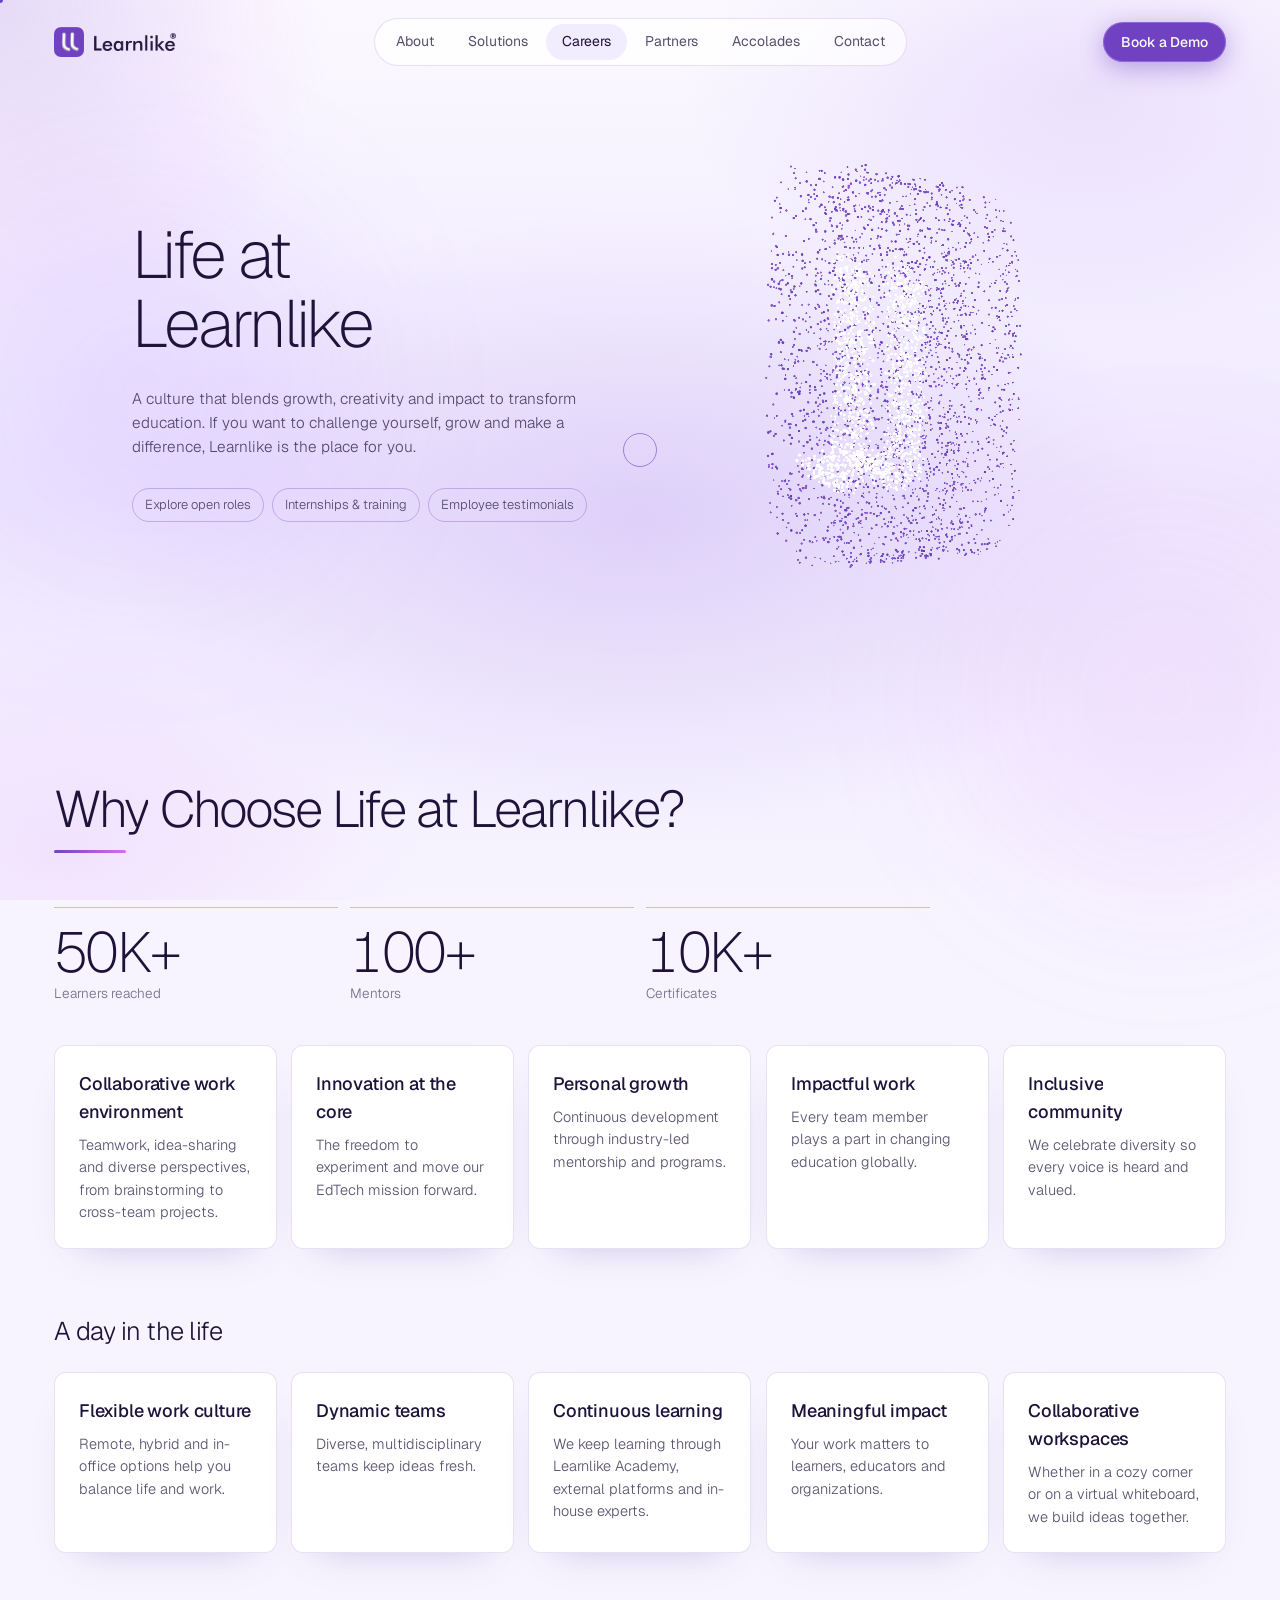
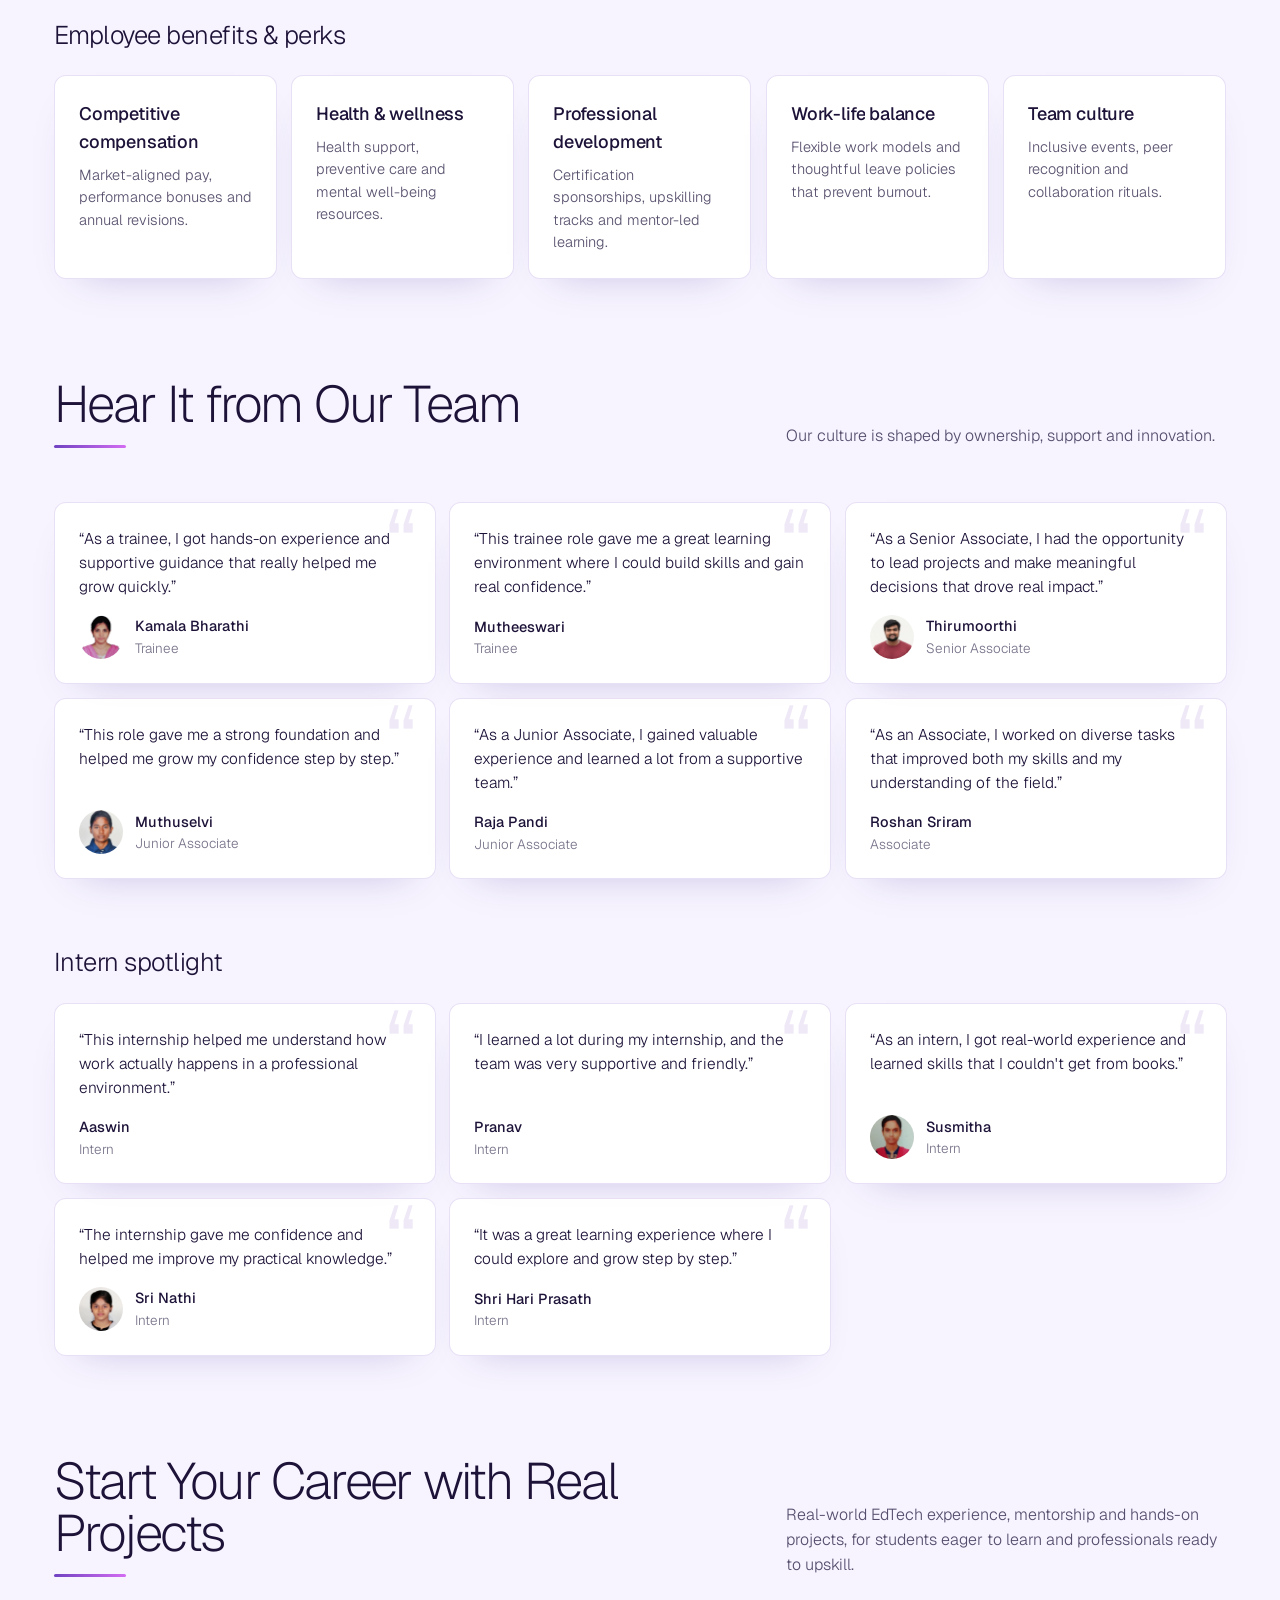
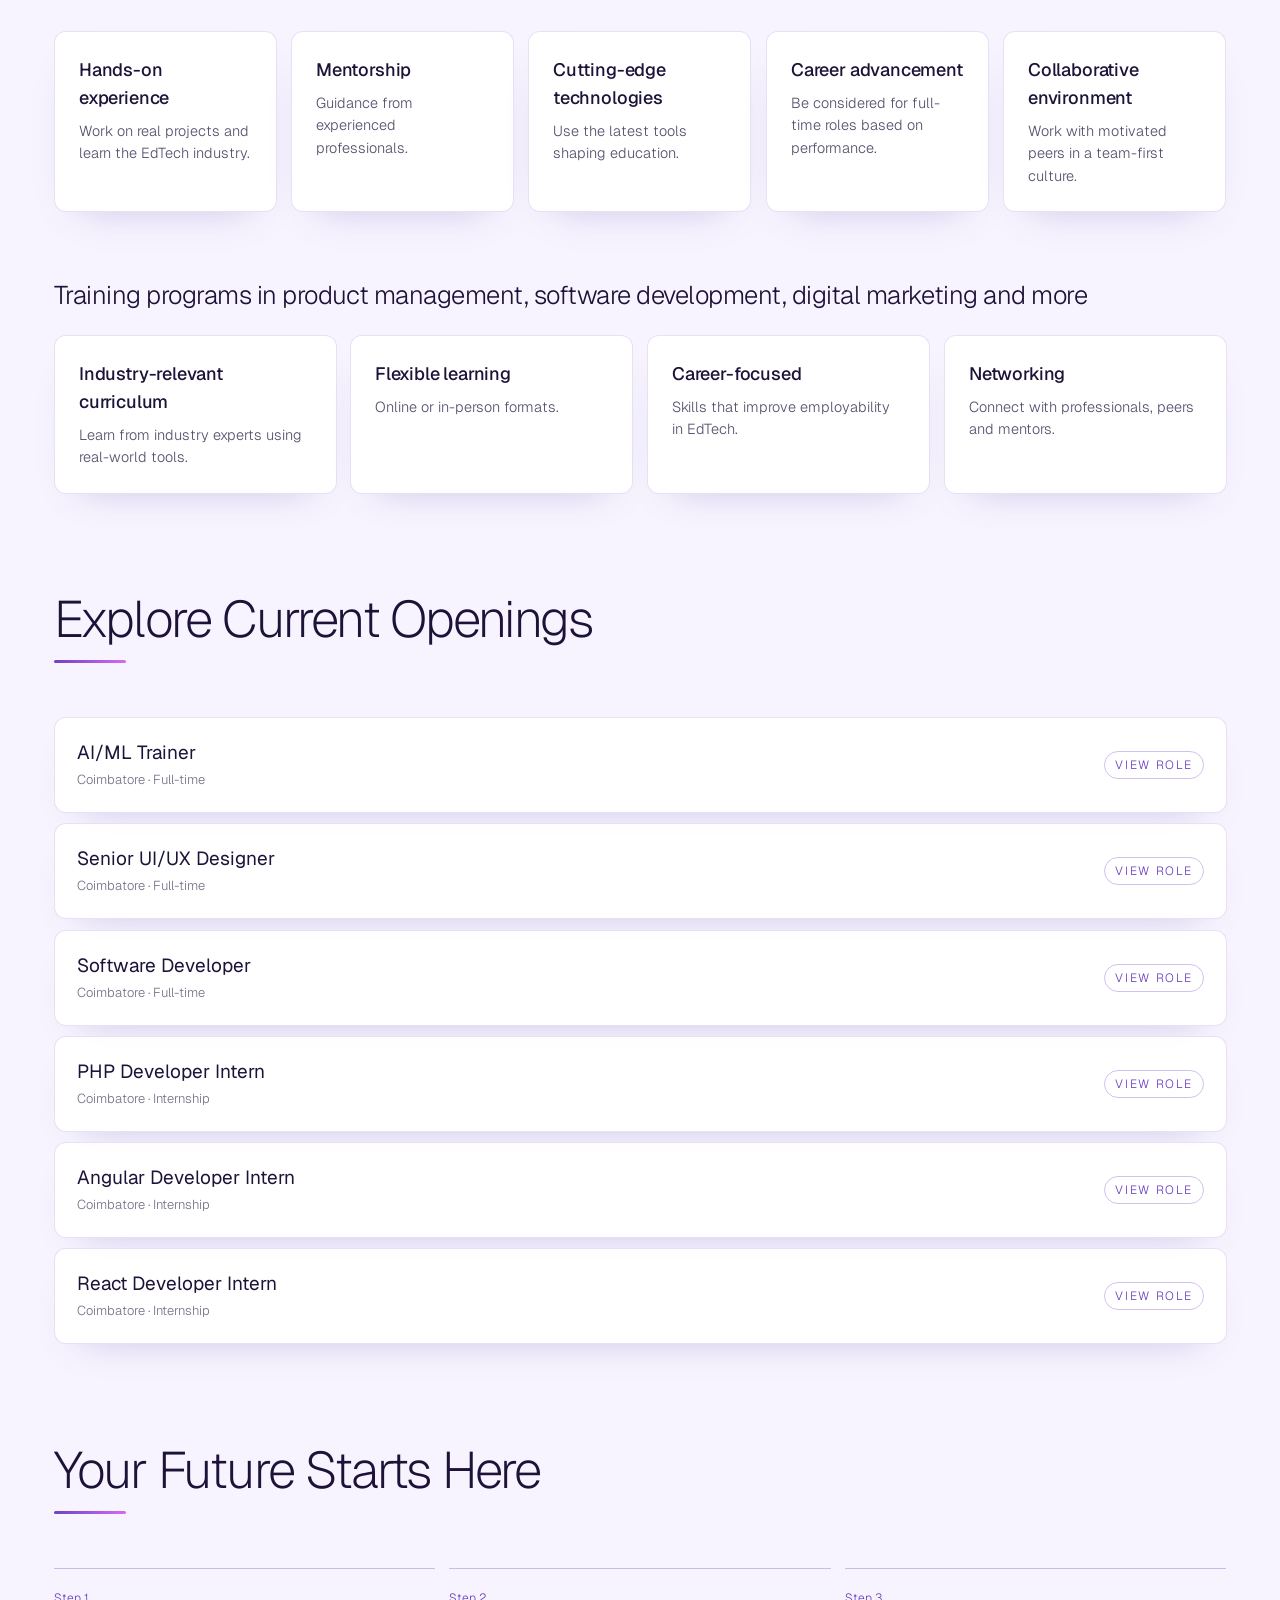
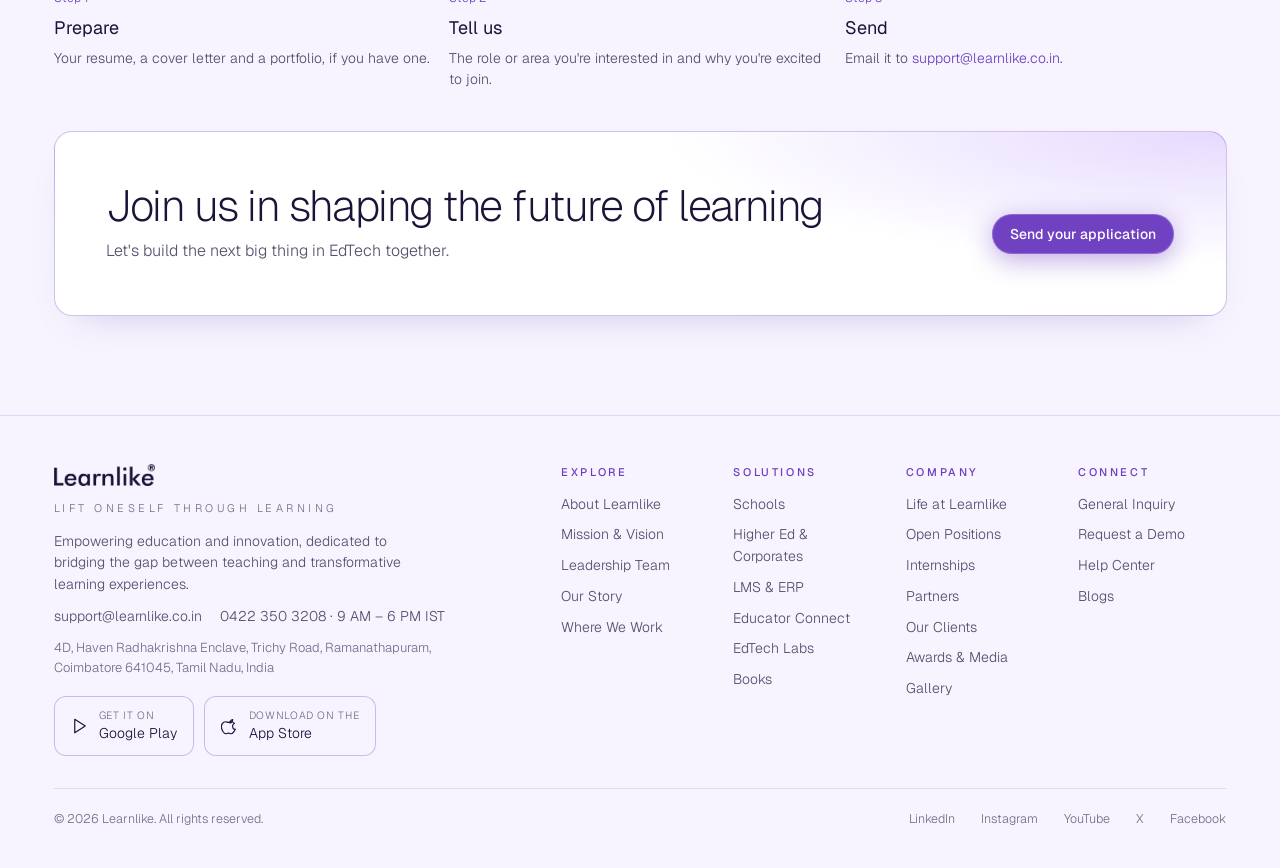
<file: careers.html>
<!DOCTYPE html>
<html lang="en">
<head>
<meta charset="utf-8">
<meta name="viewport" content="width=device-width, initial-scale=1, viewport-fit=cover">
<title>Careers at Learnlike</title>
<meta name="description" content="Life at Learnlike, benefits, employee testimonials, internships, training programs and open positions in Coimbatore.">
<meta name="theme-color" content="#f7f4ff">
<meta name="color-scheme" content="light">
<meta name="format-detection" content="telephone=no">
<meta property="og:type" content="website">
<meta property="og:site_name" content="Learnlike">
<meta property="og:title" content="Careers at Learnlike">
<meta property="og:description" content="Life at Learnlike, benefits, employee testimonials, internships, training programs and open positions in Coimbatore.">
<link rel="icon" type="image/png" sizes="32x32" href="favicon-32.png">
<link rel="apple-touch-icon" href="apple-touch-icon.png">
<link rel="preconnect" href="https://fonts.googleapis.com">
<link rel="preconnect" href="https://fonts.gstatic.com" crossorigin>
<link href="https://fonts.googleapis.com/css2?family=Geist:wght@200..600&family=Noto+Sans+Tamil:wght@300;500&display=swap" rel="stylesheet">
<link rel="stylesheet" href="assets/css/site.css">
<noscript><link rel="stylesheet" href="assets/css/noscript.css"></noscript>
</head>
<body>
<a class="skip" href="#main">Skip to content</a>
<div class="atmos" aria-hidden="true"></div>
<div class="light" aria-hidden="true"></div>
<canvas id="gl" aria-hidden="true"></canvas>
<div class="noise" aria-hidden="true"></div>
<header class="hdr">
  <div class="hdr-in">
    <a class="brand" href="index.html" aria-label="Learnlike home">
      <img class="mk" src="assets/img/ll-mark.png" alt="" width="30" height="30">
      <img class="wm" src="assets/img/wordmark-dark.png" alt="Learnlike" width="491" height="107">
    </a>
    <nav class="pill" aria-label="Primary"><a href="about.html">About</a><a href="solutions.html">Solutions</a><a href="careers.html" class="on" aria-current="page">Careers</a><a href="partners.html">Partners</a><a href="accolades.html">Accolades</a><a href="contact.html">Contact</a></nav>
    <a class="btn" href="contact.html#demo">Book a Demo</a>
    <button class="burger" type="button" aria-label="Open menu" aria-expanded="false" aria-controls="mnav"><span></span><span></span></button>
  </div>
</header>
<nav class="mnav" id="mnav" aria-label="Mobile"><a class="l" href="index.html">Home</a><a class="l" href="about.html">About</a><a class="l" href="solutions.html">Solutions</a><a class="l" href="careers.html">Careers</a><a class="l" href="partners.html">Partners</a><a class="l" href="accolades.html">Accolades</a><a class="l" href="contact.html">Contact</a><a class="btn" href="contact.html#demo">Book a Demo</a></nav>
<main id="main">
<section class="phero" id="top" data-sec="hero">
  <div class="wrap">
    <div>
      
      <h1 class="h1"><span class="ln"><span>Life at</span></span><span class="ln"><span>Learnlike</span></span></h1>
      <p class="hero-sub">A culture that blends growth, creativity and impact to transform education. If you want to challenge yourself, grow and make a difference, Learnlike is the place for you.</p>
      <div class="crumbs"><a href="#roles">Explore open roles</a><a href="#internships">Internships &amp; training</a><a href="#voices">Employee testimonials</a></div>
      
    </div>
    <div class="stage" data-anchor aria-hidden="true"><img width="251" height="256" class="fallback" src="assets/img/ll-mark.png" alt=""></div>
  </div>
</section><section class="sec " id="life" data-sec="life"><div class="wrap"><div class="sec-head reveal"><div><h2 class="h2">Why Choose Life at Learnlike?</h2></div><span></span></div><div class="stats reveal" style="margin:0 0 40px"><div class="stat"><b>50K+</b><span>Learners reached</span></div><div class="stat"><b>100+</b><span>Mentors</span></div><div class="stat"><b>10K+</b><span>Certificates</span></div></div><div class="boxes reveal" style="--c:5"><div class="box"><h3>Collaborative work environment</h3><p>Teamwork, idea-sharing and diverse perspectives, from brainstorming to cross-team projects.</p></div><div class="box"><h3>Innovation at the core</h3><p>The freedom to experiment and move our EdTech mission forward.</p></div><div class="box"><h3>Personal growth</h3><p>Continuous development through industry-led mentorship and programs.</p></div><div class="box"><h3>Impactful work</h3><p>Every team member plays a part in changing education globally.</p></div><div class="box"><h3>Inclusive community</h3><p>We celebrate diversity so every voice is heard and valued.</p></div></div><h3 class="sub reveal">A day in the life</h3><div class="boxes reveal" style="--c:5"><div class="box"><h3>Flexible work culture</h3><p>Remote, hybrid and in-office options help you balance life and work.</p></div><div class="box"><h3>Dynamic teams</h3><p>Diverse, multidisciplinary teams keep ideas fresh.</p></div><div class="box"><h3>Continuous learning</h3><p>We keep learning through Learnlike Academy, external platforms and in-house experts.</p></div><div class="box"><h3>Meaningful impact</h3><p>Your work matters to learners, educators and organizations.</p></div><div class="box"><h3>Collaborative workspaces</h3><p>Whether in a cozy corner or on a virtual whiteboard, we build ideas together.</p></div></div><h3 class="sub reveal">Employee benefits &amp; perks</h3><div class="boxes reveal" style="--c:5"><div class="box"><h3>Competitive compensation</h3><p>Market-aligned pay, performance bonuses and annual revisions.</p></div><div class="box"><h3>Health &amp; wellness</h3><p>Health support, preventive care and mental well-being resources.</p></div><div class="box"><h3>Professional development</h3><p>Certification sponsorships, upskilling tracks and mentor-led learning.</p></div><div class="box"><h3>Work-life balance</h3><p>Flexible work models and thoughtful leave policies that prevent burnout.</p></div><div class="box"><h3>Team culture</h3><p>Inclusive events, peer recognition and collaboration rituals.</p></div></div></div></section><section class="sec " id="voices" data-sec="voices"><div class="wrap"><div class="sec-head reveal"><div><h2 class="h2">Hear It from Our Team</h2></div><p class="lede">Our culture is shaped by ownership, support and innovation.</p></div><div class="quotes reveal" style="--c:3"><figure class="quote"><blockquote>“As a trainee, I got hands-on experience and supportive guidance that really helped me grow quickly.”</blockquote><figcaption><img width="360" height="360" src="assets/img/team-kamala.webp" alt="" loading="lazy" decoding="async"><span><b>Kamala Bharathi</b>Trainee</span></figcaption></figure><figure class="quote"><blockquote>“This trainee role gave me a great learning environment where I could build skills and gain real confidence.”</blockquote><figcaption><span><b>Mutheeswari</b>Trainee</span></figcaption></figure><figure class="quote"><blockquote>“As a Senior Associate, I had the opportunity to lead projects and make meaningful decisions that drove real impact.”</blockquote><figcaption><img width="360" height="360" src="assets/img/team-thirumoorthi.webp" alt="" loading="lazy" decoding="async"><span><b>Thirumoorthi</b>Senior Associate</span></figcaption></figure><figure class="quote"><blockquote>“This role gave me a strong foundation and helped me grow my confidence step by step.”</blockquote><figcaption><img width="360" height="360" src="assets/img/team-muthuselvi.webp" alt="" loading="lazy" decoding="async"><span><b>Muthuselvi</b>Junior Associate</span></figcaption></figure><figure class="quote"><blockquote>“As a Junior Associate, I gained valuable experience and learned a lot from a supportive team.”</blockquote><figcaption><span><b>Raja Pandi</b>Junior Associate</span></figcaption></figure><figure class="quote"><blockquote>“As an Associate, I worked on diverse tasks that improved both my skills and my understanding of the field.”</blockquote><figcaption><span><b>Roshan Sriram</b>Associate</span></figcaption></figure></div><h3 class="sub reveal">Intern spotlight</h3><div class="quotes reveal" style="--c:3"><figure class="quote"><blockquote>“This internship helped me understand how work actually happens in a professional environment.”</blockquote><figcaption><span><b>Aaswin</b>Intern</span></figcaption></figure><figure class="quote"><blockquote>“I learned a lot during my internship, and the team was very supportive and friendly.”</blockquote><figcaption><span><b>Pranav</b>Intern</span></figcaption></figure><figure class="quote"><blockquote>“As an intern, I got real-world experience and learned skills that I couldn't get from books.”</blockquote><figcaption><img width="360" height="360" src="assets/img/team-susmitha.webp" alt="" loading="lazy" decoding="async"><span><b>Susmitha</b>Intern</span></figcaption></figure><figure class="quote"><blockquote>“The internship gave me confidence and helped me improve my practical knowledge.”</blockquote><figcaption><img width="360" height="360" src="assets/img/team-srinathi.webp" alt="" loading="lazy" decoding="async"><span><b>Sri Nathi</b>Intern</span></figcaption></figure><figure class="quote"><blockquote>“It was a great learning experience where I could explore and grow step by step.”</blockquote><figcaption><span><b>Shri Hari Prasath</b>Intern</span></figcaption></figure></div></div></section><section class="sec " id="internships" data-sec="internships"><div class="wrap"><div class="sec-head reveal"><div><h2 class="h2">Start Your Career with Real Projects</h2></div><p class="lede">Real-world EdTech experience, mentorship and hands-on projects, for students eager to learn and professionals ready to upskill.</p></div><div class="boxes reveal" style="--c:5"><div class="box"><h3>Hands-on experience</h3><p>Work on real projects and learn the EdTech industry.</p></div><div class="box"><h3>Mentorship</h3><p>Guidance from experienced professionals.</p></div><div class="box"><h3>Cutting-edge technologies</h3><p>Use the latest tools shaping education.</p></div><div class="box"><h3>Career advancement</h3><p>Be considered for full-time roles based on performance.</p></div><div class="box"><h3>Collaborative environment</h3><p>Work with motivated peers in a team-first culture.</p></div></div><h3 class="sub reveal">Training programs in product management, software development, digital marketing and more</h3><div class="boxes reveal" style="--c:4"><div class="box"><h3>Industry-relevant curriculum</h3><p>Learn from industry experts using real-world tools.</p></div><div class="box"><h3>Flexible learning</h3><p>Online or in-person formats.</p></div><div class="box"><h3>Career-focused</h3><p>Skills that improve employability in EdTech.</p></div><div class="box"><h3>Networking</h3><p>Connect with professionals, peers and mentors.</p></div></div></div></section><section class="sec " id="roles" data-sec="roles"><div class="wrap"><div class="sec-head reveal"><div><h2 class="h2">Explore Current Openings</h2></div><span></span></div><div class="jobs reveal"><details class="job"><summary><div><b>AI/ML Trainer</b><br><span>Coimbatore · Full-time</span></div><i>View role</i></summary><div class="jb"><p class="full" style="margin:0">Teach and guide students or professionals in AI and machine learning concepts, helping them build practical skills and real-world projects.</p><div><h4>Key responsibilities</h4><ul><li>Teach AI/ML concepts in a simple and clear way</li><li>Prepare training materials and lesson plans</li><li>Guide learners through hands-on projects</li></ul></div><div><h4>Qualifications</h4><ul><li>Experience in projects or training (preferred)</li><li>Degree in Computer Science or a related field (optional)</li></ul></div><div class="full"><a class="btn" href="mailto:support@learnlike.co.in?subject=Application: AI/ML Trainer">Apply now</a></div></div></details><details class="job"><summary><div><b>Senior UI/UX Designer</b><br><span>Coimbatore · Full-time</span></div><i>View role</i></summary><div class="jb"><p class="full" style="margin:0">Design intuitive, engaging experiences across Learnlike apps and platforms. Full role details are shared on request.</p><div class="full"><a class="btn" href="mailto:support@learnlike.co.in?subject=Application: Senior UI/UX Designer">Apply now</a></div></div></details><details class="job"><summary><div><b>Software Developer</b><br><span>Coimbatore · Full-time</span></div><i>View role</i></summary><div class="jb"><p class="full" style="margin:0">Build and improve the platforms behind Learnlike products. Full role details are shared on request.</p><div class="full"><a class="btn" href="mailto:support@learnlike.co.in?subject=Application: Software Developer">Apply now</a></div></div></details><details class="job"><summary><div><b>PHP Developer Intern</b><br><span>Coimbatore · Internship</span></div><i>View role</i></summary><div class="jb"><p class="full" style="margin:0">Work on live PHP projects alongside our developers.</p><div><h4>Key responsibilities</h4><ul><li>Write clean, maintainable code</li><li>Perform bug fixes and troubleshoot technical issues</li><li>Collaborate with development teams on new features and enhancements</li></ul></div><div class="full"><a class="btn" href="mailto:support@learnlike.co.in?subject=Application: PHP Developer Intern">Apply now</a></div></div></details><details class="job"><summary><div><b>Angular Developer Intern</b><br><span>Coimbatore · Internship</span></div><i>View role</i></summary><div class="jb"><p class="full" style="margin:0">Help build front-end features in Angular.</p><div><h4>Key responsibilities</h4><ul><li>Write clean, maintainable code</li><li>Perform bug fixes and troubleshoot technical issues</li><li>Collaborate with development teams on new features and enhancements</li></ul></div><div class="full"><a class="btn" href="mailto:support@learnlike.co.in?subject=Application: Angular Developer Intern">Apply now</a></div></div></details><details class="job"><summary><div><b>React Developer Intern</b><br><span>Coimbatore · Internship</span></div><i>View role</i></summary><div class="jb"><p class="full" style="margin:0">Help build modern React interfaces for Learnlike apps.</p><div><h4>Key responsibilities</h4><ul><li>Write clean, maintainable code</li><li>Perform bug fixes and troubleshoot technical issues</li><li>Collaborate with development teams on new features and enhancements</li></ul></div><div class="full"><a class="btn" href="mailto:support@learnlike.co.in?subject=Application: React Developer Intern">Apply now</a></div></div></details></div></div></section><section class="sec " id="apply" data-sec="apply"><div class="wrap"><div class="sec-head reveal"><div><h2 class="h2">Your Future Starts Here</h2></div><span></span></div><ol class="steps reveal" style="--c:3"><li><span>Step 1</span><b>Prepare</b><p>Your resume, a cover letter and a portfolio, if you have one.</p></li><li><span>Step 2</span><b>Tell us</b><p>The role or area you're interested in and why you're excited to join.</p></li><li><span>Step 3</span><b>Send</b><p>Email it to <a href="mailto:support@learnlike.co.in" style="color:var(--lilac)">support@learnlike.co.in</a>.</p></li></ol><div style="margin-top:40px"></div><div class="band reveal"><div><h2>Join us in shaping the future of learning</h2><p>Let's build the next big thing in EdTech together.</p></div><div class="actions"><a class="btn" href="mailto:support@learnlike.co.in?subject=Career%20application">Send your application</a></div></div></div></section>
</main>
<footer>
  <div class="wrap ft">
    <div>
      <img class="wm" src="assets/img/wordmark-dark.png" alt="Learnlike" width="491" height="107" loading="lazy" decoding="async">
      <div class="tg">LIFT ONESELF THROUGH LEARNING</div>
      <p class="fabout">Empowering education and innovation, dedicated to bridging the gap between teaching and transformative learning experiences.</p>
      <div class="fl"><a href="mailto:support@learnlike.co.in">support@learnlike.co.in</a><a href="tel:04223503208">0422 350 3208 · 9 AM – 6 PM IST</a></div>
      <p class="faddr">4D, Haven Radhakrishna Enclave, Trichy Road, Ramanathapuram, Coimbatore 641045, Tamil Nadu, India</p>
      <div class="store"><a href="https://play.google.com/store/apps/details?id=com.tamizh&hl=en_IN"><svg width="18" height="18" viewBox="0 0 24 24" fill="none" stroke="currentColor" stroke-width="1.6" stroke-linejoin="round" aria-hidden="true"><path d="M5 3l14 9-14 9V3z"/></svg><span><small>GET IT ON</small>Google Play</span></a><a href="https://apps.apple.com/in/genre/ios/id36"><svg width="18" height="18" viewBox="0 0 24 24" fill="none" stroke="currentColor" stroke-width="1.6" stroke-linecap="round" aria-hidden="true"><path d="M15.5 3.5c-1 .1-2.2.8-2.8 1.6-.6.7-1 1.7-.9 2.7 1 .1 2.1-.5 2.7-1.3.6-.8 1-1.8 1-3z"/><path d="M19 16.5c-.5 1.2-.8 1.7-1.5 2.7-.9 1.4-2.2 3.1-3.8 3.1-1.4 0-1.8-.9-3.7-.9s-2.3.9-3.7.9c-1.6 0-2.8-1.6-3.7-3C.4 15.6.2 11.2 1.7 8.9c1-1.6 2.7-2.6 4.3-2.6 1.6 0 2.6.9 3.9.9 1.3 0 2.1-.9 3.9-.9 1.4 0 2.9.8 4 2.1-3.5 1.9-2.9 6.9.2 8.1z"/></svg><span><small>DOWNLOAD ON THE</small>App Store</span></a></div>
    </div>
    <div class="fcols">
      <div class="fcol"><h3>Explore</h3><a href="about.html">About Learnlike</a><a href="about.html#mission">Mission &amp; Vision</a><a href="about.html#team">Leadership Team</a><a href="about.html#story">Our Story</a><a href="about.html#reach">Where We Work</a></div>
      <div class="fcol"><h3>Solutions</h3><a href="solutions.html#schools">Schools</a><a href="solutions.html#higher-ed">Higher Ed &amp; Corporates</a><a href="solutions.html#platforms">LMS &amp; ERP</a><a href="solutions.html#educators">Educator Connect</a><a href="solutions.html#labs">EdTech Labs</a><a href="solutions.html#books">Books</a></div>
      <div class="fcol"><h3>Company</h3><a href="careers.html">Life at Learnlike</a><a href="careers.html#roles">Open Positions</a><a href="careers.html#internships">Internships</a><a href="partners.html">Partners</a><a href="partners.html#clients">Our Clients</a><a href="accolades.html">Awards &amp; Media</a><a href="accolades.html#gallery">Gallery</a></div>
      <div class="fcol"><h3>Connect</h3><a href="contact.html">General Inquiry</a><a href="contact.html#demo">Request a Demo</a><a href="contact.html#help">Help Center</a><a href="https://learnlike.in/blogs.php">Blogs</a></div>
    </div>
    <div class="copy">
      <span>© <span id="yr">2026</span> Learnlike. All rights reserved.</span>
      <nav aria-label="Social">
        <a href="https://www.linkedin.com/company/learnlike/">LinkedIn</a>
        <a href="https://www.instagram.com/learnlike_/">Instagram</a>
        <a href="https://www.youtube.com/@LearnlikeSkillz">YouTube</a>
        <a href="https://x.com/Learnlike_">X</a>
        <a href="https://www.facebook.com/people/LearnLike/100086312839179/">Facebook</a>
      </nav>
    </div>
  </div>
</footer>
<a class="fab-demo" href="contact.html#demo">Book a Demo</a>
<script src="assets/js/main.js" defer></script>
</body>
</html>
</file>
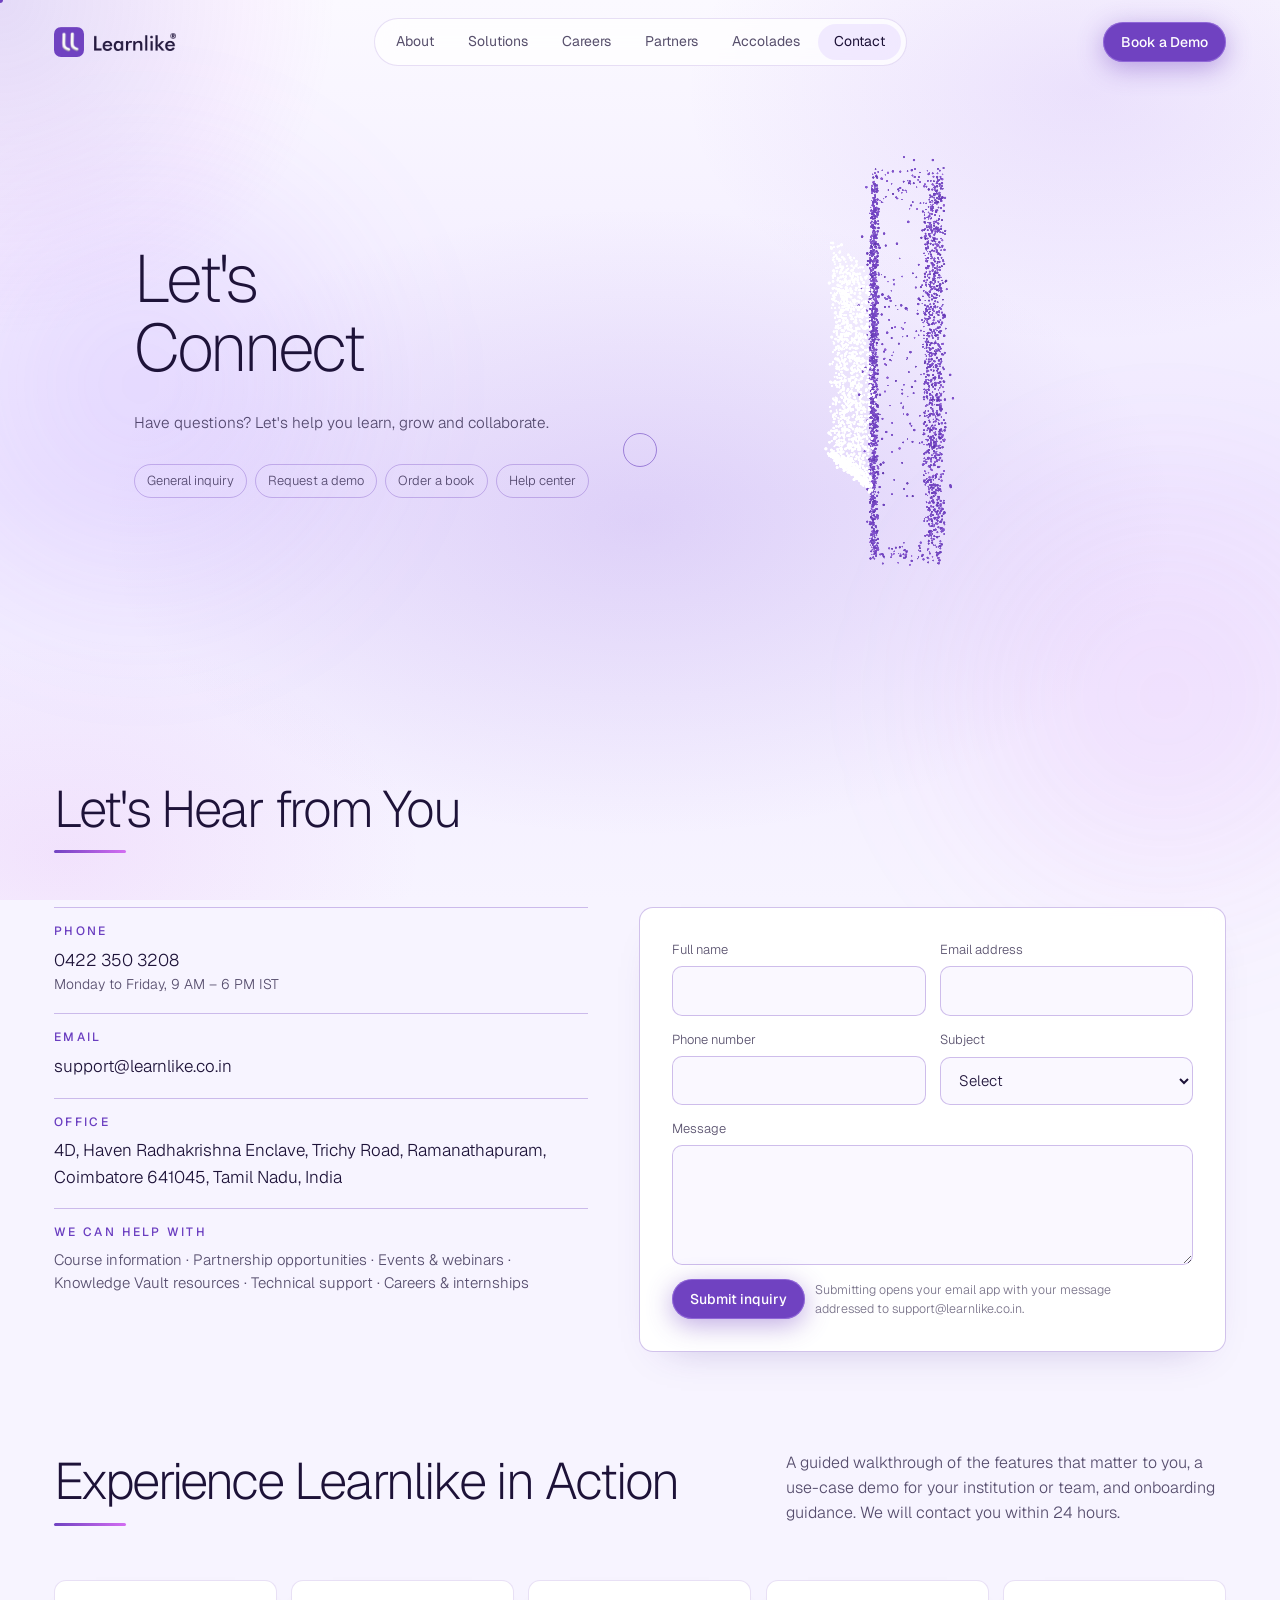
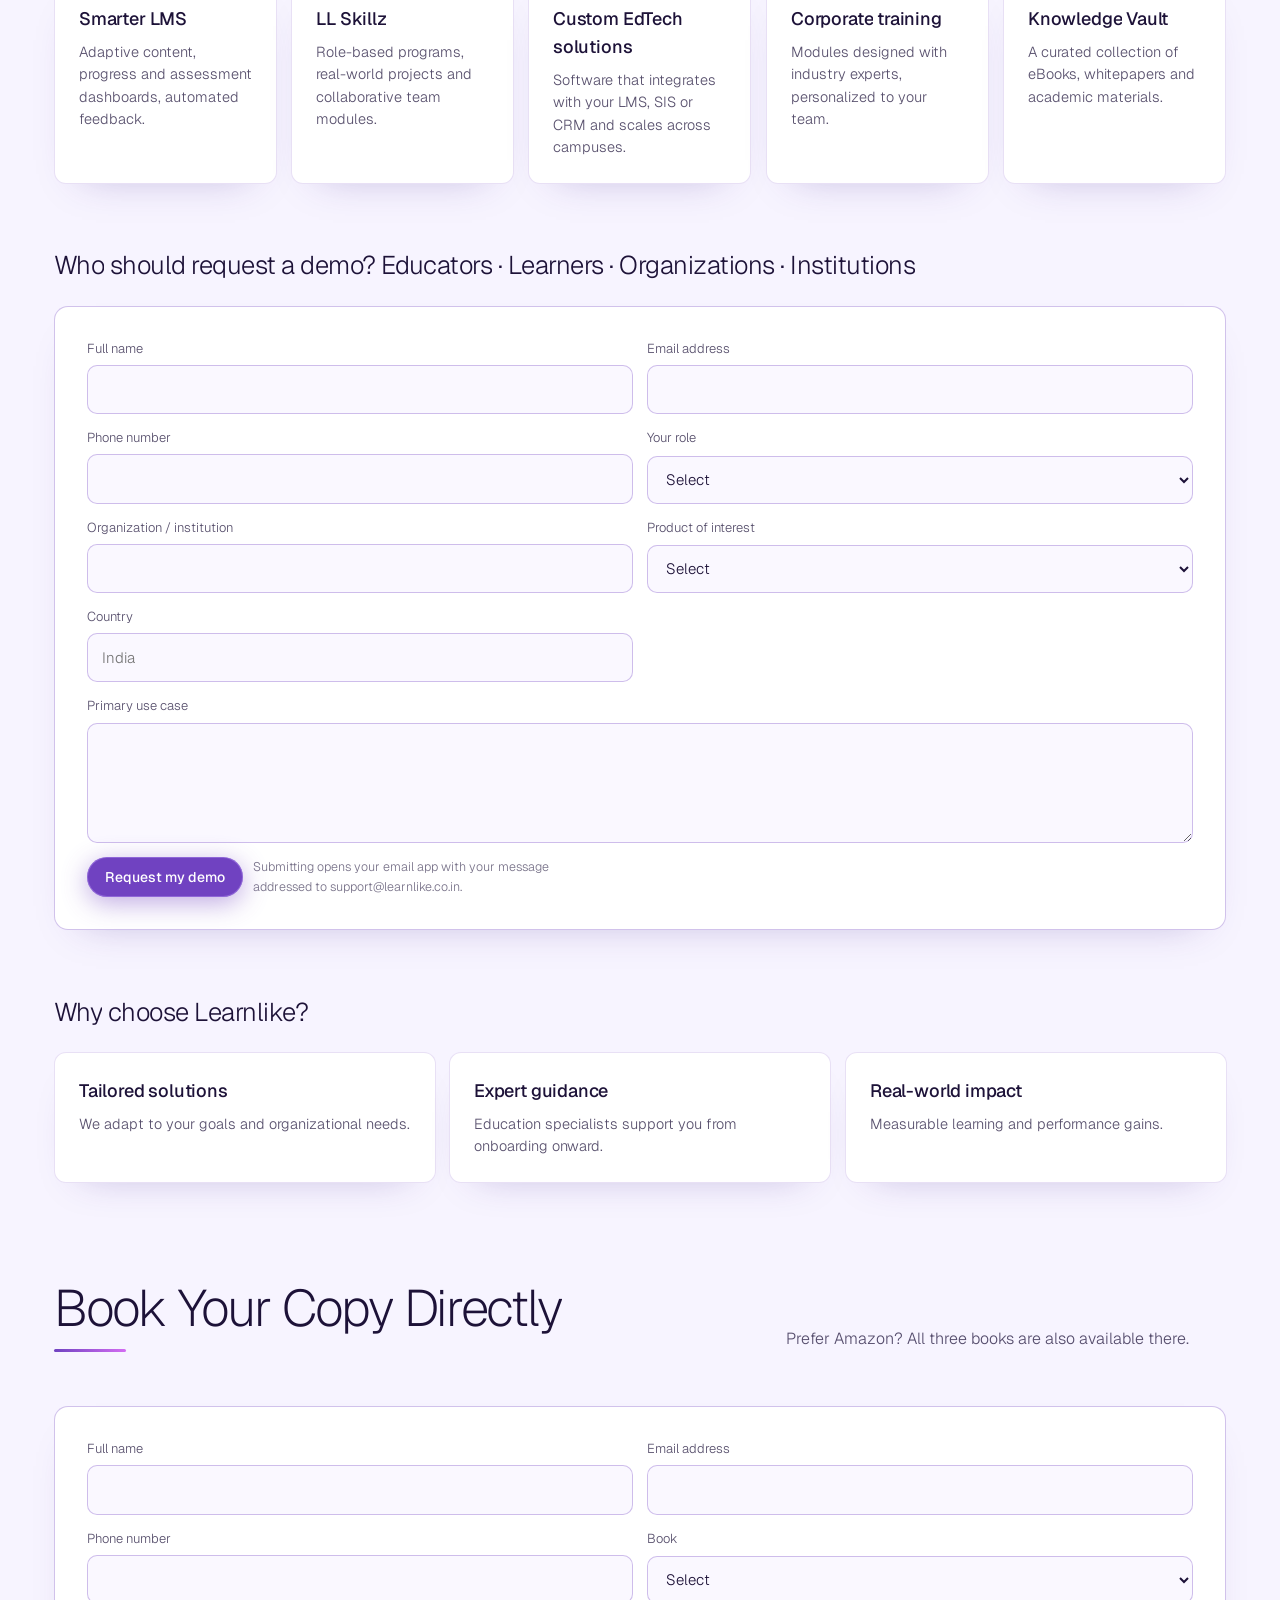
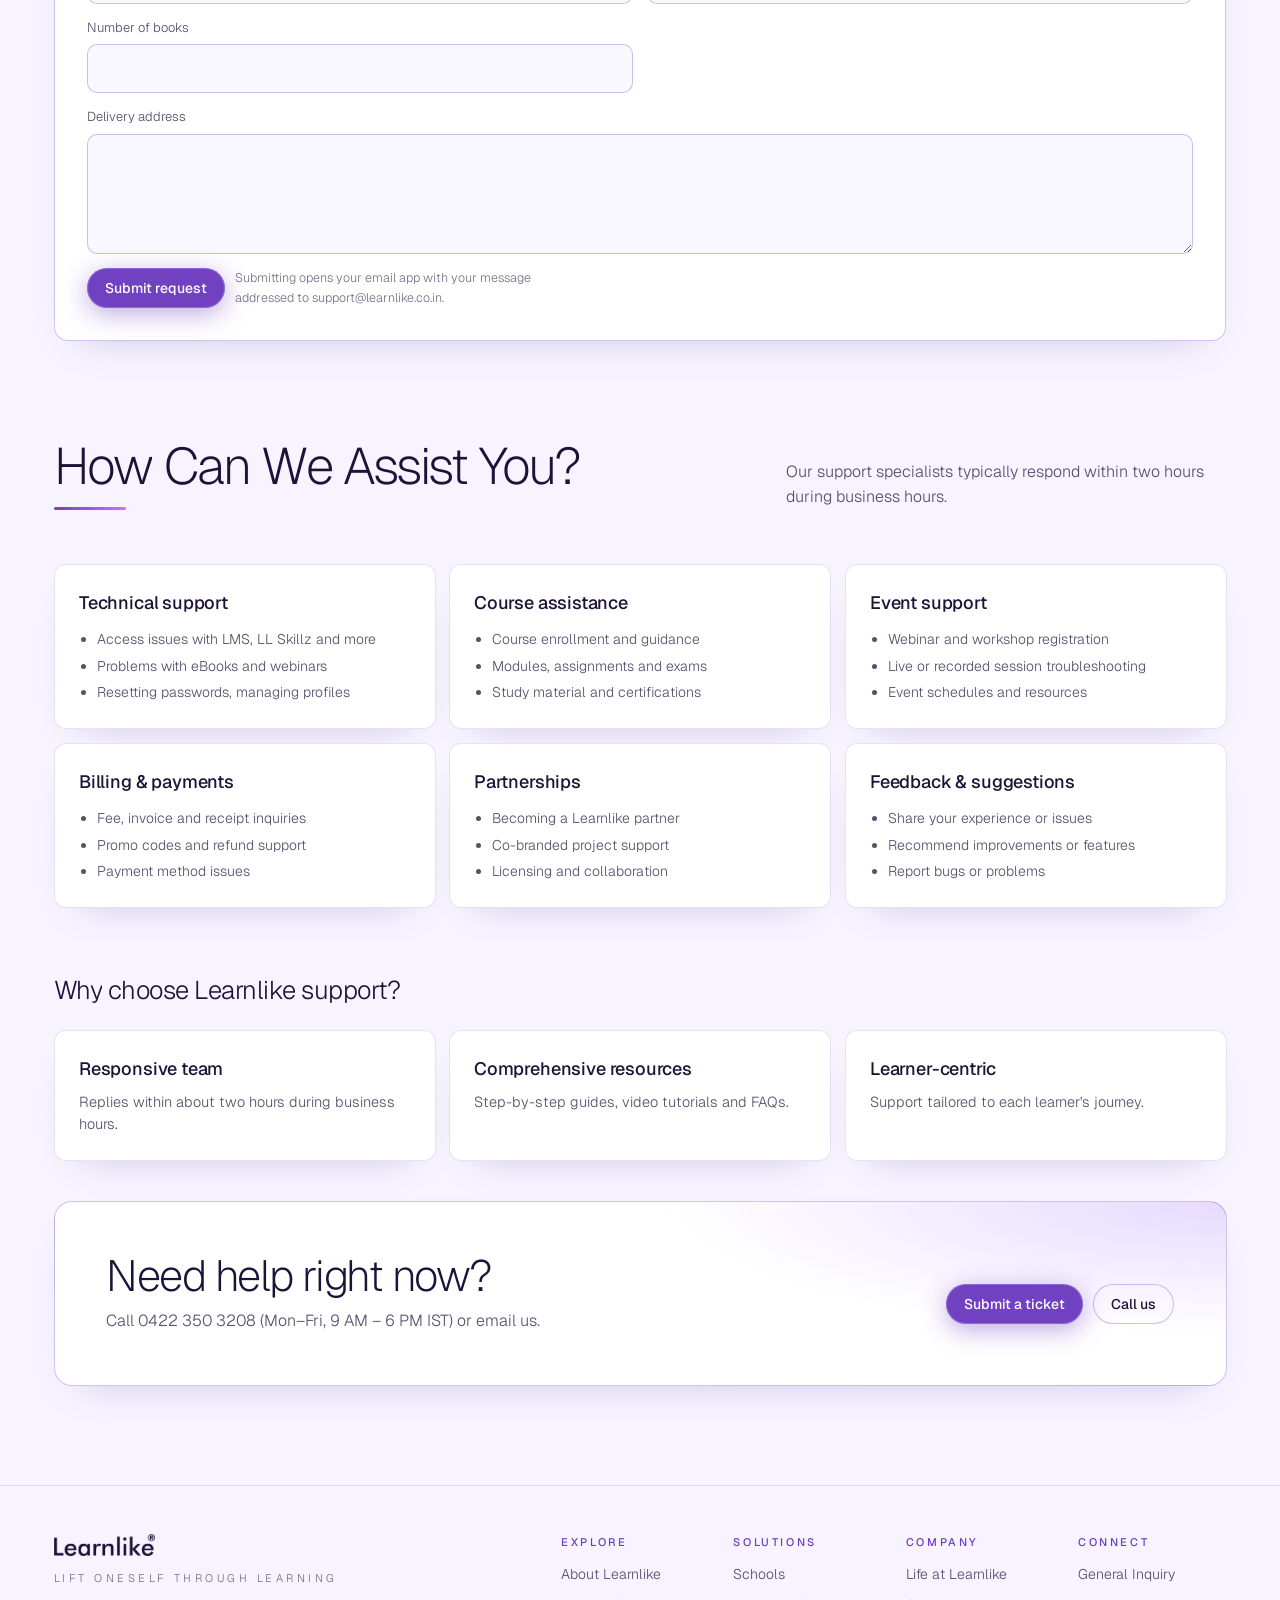
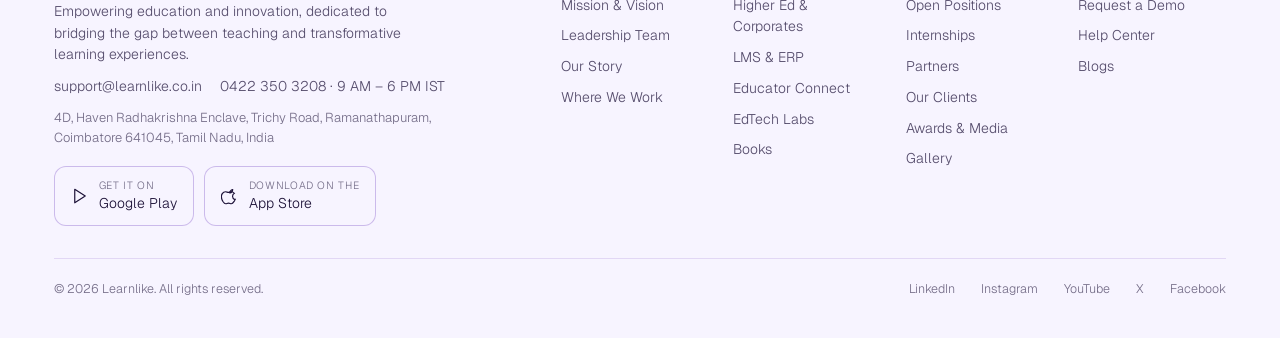
<file: contact.html>
<!DOCTYPE html>
<html lang="en">
<head>
<meta charset="utf-8">
<meta name="viewport" content="width=device-width, initial-scale=1, viewport-fit=cover">
<title>Contact Learnlike</title>
<meta name="description" content="Contact Learnlike: phone, email, office address, general inquiry, demo requests, book orders and help center.">
<meta name="theme-color" content="#f7f4ff">
<meta name="color-scheme" content="light">
<meta name="format-detection" content="telephone=no">
<meta property="og:type" content="website">
<meta property="og:site_name" content="Learnlike">
<meta property="og:title" content="Contact Learnlike">
<meta property="og:description" content="Contact Learnlike: phone, email, office address, general inquiry, demo requests, book orders and help center.">
<link rel="icon" type="image/png" sizes="32x32" href="favicon-32.png">
<link rel="apple-touch-icon" href="apple-touch-icon.png">
<link rel="preconnect" href="https://fonts.googleapis.com">
<link rel="preconnect" href="https://fonts.gstatic.com" crossorigin>
<link href="https://fonts.googleapis.com/css2?family=Geist:wght@200..600&family=Noto+Sans+Tamil:wght@300;500&display=swap" rel="stylesheet">
<link rel="stylesheet" href="assets/css/site.css">
<noscript><link rel="stylesheet" href="assets/css/noscript.css"></noscript>
</head>
<body>
<a class="skip" href="#main">Skip to content</a>
<div class="atmos" aria-hidden="true"></div>
<div class="light" aria-hidden="true"></div>
<canvas id="gl" aria-hidden="true"></canvas>
<div class="noise" aria-hidden="true"></div>
<header class="hdr">
  <div class="hdr-in">
    <a class="brand" href="index.html" aria-label="Learnlike home">
      <img class="mk" src="assets/img/ll-mark.png" alt="" width="30" height="30">
      <img class="wm" src="assets/img/wordmark-dark.png" alt="Learnlike" width="491" height="107">
    </a>
    <nav class="pill" aria-label="Primary"><a href="about.html">About</a><a href="solutions.html">Solutions</a><a href="careers.html">Careers</a><a href="partners.html">Partners</a><a href="accolades.html">Accolades</a><a href="contact.html" class="on" aria-current="page">Contact</a></nav>
    <a class="btn" href="contact.html#demo">Book a Demo</a>
    <button class="burger" type="button" aria-label="Open menu" aria-expanded="false" aria-controls="mnav"><span></span><span></span></button>
  </div>
</header>
<nav class="mnav" id="mnav" aria-label="Mobile"><a class="l" href="index.html">Home</a><a class="l" href="about.html">About</a><a class="l" href="solutions.html">Solutions</a><a class="l" href="careers.html">Careers</a><a class="l" href="partners.html">Partners</a><a class="l" href="accolades.html">Accolades</a><a class="l" href="contact.html">Contact</a><a class="btn" href="contact.html#demo">Book a Demo</a></nav>
<main id="main">
<section class="phero" id="top" data-sec="hero">
  <div class="wrap">
    <div>
      
      <h1 class="h1"><span class="ln"><span>Let's</span></span><span class="ln"><span>Connect</span></span></h1>
      <p class="hero-sub">Have questions? Let's help you learn, grow and collaborate.</p>
      <div class="crumbs"><a href="#form">General inquiry</a><a href="#demo">Request a demo</a><a href="#book">Order a book</a><a href="#help">Help center</a></div>
      
    </div>
    <div class="stage" data-anchor aria-hidden="true"><img width="251" height="256" class="fallback" src="assets/img/ll-mark.png" alt=""></div>
  </div>
</section><section class="sec " id="form" data-sec="form"><div class="wrap"><div class="sec-head reveal"><div><h2 class="h2">Let's Hear from You</h2></div><span></span></div><div class="contact-grid"><div class="info reveal"><div><h3>Phone</h3><a href="tel:04223503208">0422 350 3208</a><p style="font-size:14px;color:var(--ink-2)">Monday to Friday, 9 AM – 6 PM IST</p></div><div><h3>Email</h3><a href="mailto:support@learnlike.co.in">support@learnlike.co.in</a></div><div><h3>Office</h3><p>4D, Haven Radhakrishna Enclave, Trichy Road, Ramanathapuram, Coimbatore 641045, Tamil Nadu, India</p></div><div><h3>We can help with</h3><p style="font-size:15px;color:var(--ink-2)">Course information · Partnership opportunities · Events &amp; webinars · Knowledge Vault resources · Technical support · Careers &amp; internships</p></div></div><form class="ll reveal" id="inquiry" data-mailto data-subject="General inquiry"><label>Full name<input type="text" name="name" required placeholder="" autocomplete="on"></label><label>Email address<input type="email" name="email" required placeholder="" autocomplete="on"></label><label>Phone number<input type="tel" name="phone" placeholder="" autocomplete="on"></label><label>Subject<select name="subject" required><option value="">Select</option><option>Course Information</option><option>Technical Support</option><option>Partnership</option><option>Sales</option><option>Careers</option><option>Other</option></select></label><label class="full">Message<textarea name="message" required placeholder=""></textarea></label><div class="full actions" style="margin:0;align-items:center"><button class="btn" type="submit">Submit inquiry</button><span class="note">Submitting opens your email app with your message addressed to support@learnlike.co.in.</span></div><p class="full sent note" hidden>Thank you! Send the email that just opened and our team will contact you shortly.</p></form></div></div></section><section class="sec " id="demo" data-sec="demo"><div class="wrap"><div class="sec-head reveal"><div><h2 class="h2">Experience Learnlike in Action</h2></div><p class="lede">A guided walkthrough of the features that matter to you, a use-case demo for your institution or team, and onboarding guidance. We will contact you within 24 hours.</p></div><div class="boxes reveal" style="--c:5"><div class="box"><h3>Smarter LMS</h3><p>Adaptive content, progress and assessment dashboards, automated feedback.</p></div><div class="box"><h3>LL Skillz</h3><p>Role-based programs, real-world projects and collaborative team modules.</p></div><div class="box"><h3>Custom EdTech solutions</h3><p>Software that integrates with your LMS, SIS or CRM and scales across campuses.</p></div><div class="box"><h3>Corporate training</h3><p>Modules designed with industry experts, personalized to your team.</p></div><div class="box"><h3>Knowledge Vault</h3><p>A curated collection of eBooks, whitepapers and academic materials.</p></div></div><h3 class="sub reveal">Who should request a demo? Educators · Learners · Organizations · Institutions</h3><form class="ll reveal" id="demoform" data-mailto data-subject="Demo request"><label>Full name<input type="text" name="name" required placeholder="" autocomplete="on"></label><label>Email address<input type="email" name="email" required placeholder="" autocomplete="on"></label><label>Phone number<input type="tel" name="phone" required placeholder="" autocomplete="on"></label><label>Your role<select name="role" required><option value="">Select</option><option>Educator / Teacher</option><option>Learner / Student</option><option>Organization Admin</option><option>Institution Admin</option><option>Other</option></select></label><label>Organization / institution<input type="text" name="org" placeholder="" autocomplete="on"></label><label>Product of interest<select name="product" required><option value="">Select</option><option>Learn Space (Smarter LMS)</option><option>LL Skillz</option><option>Robotics Lab</option><option>Cyber Lab</option><option>Custom EdTech Solutions</option><option>Tamizh App</option><option>Smart Campus ERP</option><option>Other</option></select></label><label>Country<input type="text" name="country" required placeholder="India" autocomplete="on"></label><label class="full">Primary use case<textarea name="usecase" placeholder=""></textarea></label><div class="full actions" style="margin:0;align-items:center"><button class="btn" type="submit">Request my demo</button><span class="note">Submitting opens your email app with your message addressed to support@learnlike.co.in.</span></div><p class="full sent note" hidden>Thank you! Send the email that just opened and our team will contact you shortly.</p></form><h3 class="sub reveal">Why choose Learnlike?</h3><div class="boxes reveal" style="--c:3"><div class="box"><h3>Tailored solutions</h3><p>We adapt to your goals and organizational needs.</p></div><div class="box"><h3>Expert guidance</h3><p>Education specialists support you from onboarding onward.</p></div><div class="box"><h3>Real-world impact</h3><p>Measurable learning and performance gains.</p></div></div></div></section><section class="sec " id="book" data-sec="book"><div class="wrap"><div class="sec-head reveal"><div><h2 class="h2">Book Your Copy Directly</h2></div><p class="lede">Prefer Amazon? All three books are also available there.</p></div><form class="ll reveal" id="bookform" data-mailto data-subject="Book order"><label>Full name<input type="text" name="name" required placeholder="" autocomplete="on"></label><label>Email address<input type="email" name="email" required placeholder="" autocomplete="on"></label><label>Phone number<input type="tel" name="phone" required placeholder="" autocomplete="on"></label><label>Book<select name="book" required><option value="">Select</option><option>Path to Nobel for You</option><option>Future Ready: 12 Traits® for Career Excellence</option><option>A Guide to Cyber Security</option></select></label><label>Number of books<input type="number" name="qty" required placeholder="" autocomplete="on"></label><label class="full">Delivery address<textarea name="address" required placeholder=""></textarea></label><div class="full actions" style="margin:0;align-items:center"><button class="btn" type="submit">Submit request</button><span class="note">Submitting opens your email app with your message addressed to support@learnlike.co.in.</span></div><p class="full sent note" hidden>Thank you! Send the email that just opened and our team will contact you shortly.</p></form></div></section><section class="sec " id="help" data-sec="help"><div class="wrap"><div class="sec-head reveal"><div><h2 class="h2">How Can We Assist You?</h2></div><p class="lede">Our support specialists typically respond within two hours during business hours.</p></div><div class="boxes reveal" style="--c:3"><div class="box"><h3>Technical support</h3><ul><li>Access issues with LMS, LL Skillz and more</li><li>Problems with eBooks and webinars</li><li>Resetting passwords, managing profiles</li></ul></div><div class="box"><h3>Course assistance</h3><ul><li>Course enrollment and guidance</li><li>Modules, assignments and exams</li><li>Study material and certifications</li></ul></div><div class="box"><h3>Event support</h3><ul><li>Webinar and workshop registration</li><li>Live or recorded session troubleshooting</li><li>Event schedules and resources</li></ul></div><div class="box"><h3>Billing &amp; payments</h3><ul><li>Fee, invoice and receipt inquiries</li><li>Promo codes and refund support</li><li>Payment method issues</li></ul></div><div class="box"><h3>Partnerships</h3><ul><li>Becoming a Learnlike partner</li><li>Co-branded project support</li><li>Licensing and collaboration</li></ul></div><div class="box"><h3>Feedback &amp; suggestions</h3><ul><li>Share your experience or issues</li><li>Recommend improvements or features</li><li>Report bugs or problems</li></ul></div></div><h3 class="sub reveal">Why choose Learnlike support?</h3><div class="boxes reveal" style="--c:3"><div class="box"><h3>Responsive team</h3><p>Replies within about two hours during business hours.</p></div><div class="box"><h3>Comprehensive resources</h3><p>Step-by-step guides, video tutorials and FAQs.</p></div><div class="box"><h3>Learner-centric</h3><p>Support tailored to each learner's journey.</p></div></div><div style="margin-top:40px"></div><div class="band reveal"><div><h2>Need help right now?</h2><p>Call 0422 350 3208 (Mon–Fri, 9 AM – 6 PM IST) or email us.</p></div><div class="actions"><a class="btn" href="mailto:support@learnlike.co.in?subject=Support%20ticket">Submit a ticket</a><a class="btn ghost" href="tel:04223503208">Call us</a></div></div></div></section>
</main>
<footer>
  <div class="wrap ft">
    <div>
      <img class="wm" src="assets/img/wordmark-dark.png" alt="Learnlike" width="491" height="107" loading="lazy" decoding="async">
      <div class="tg">LIFT ONESELF THROUGH LEARNING</div>
      <p class="fabout">Empowering education and innovation, dedicated to bridging the gap between teaching and transformative learning experiences.</p>
      <div class="fl"><a href="mailto:support@learnlike.co.in">support@learnlike.co.in</a><a href="tel:04223503208">0422 350 3208 · 9 AM – 6 PM IST</a></div>
      <p class="faddr">4D, Haven Radhakrishna Enclave, Trichy Road, Ramanathapuram, Coimbatore 641045, Tamil Nadu, India</p>
      <div class="store"><a href="https://play.google.com/store/apps/details?id=com.tamizh&hl=en_IN"><svg width="18" height="18" viewBox="0 0 24 24" fill="none" stroke="currentColor" stroke-width="1.6" stroke-linejoin="round" aria-hidden="true"><path d="M5 3l14 9-14 9V3z"/></svg><span><small>GET IT ON</small>Google Play</span></a><a href="https://apps.apple.com/in/genre/ios/id36"><svg width="18" height="18" viewBox="0 0 24 24" fill="none" stroke="currentColor" stroke-width="1.6" stroke-linecap="round" aria-hidden="true"><path d="M15.5 3.5c-1 .1-2.2.8-2.8 1.6-.6.7-1 1.7-.9 2.7 1 .1 2.1-.5 2.7-1.3.6-.8 1-1.8 1-3z"/><path d="M19 16.5c-.5 1.2-.8 1.7-1.5 2.7-.9 1.4-2.2 3.1-3.8 3.1-1.4 0-1.8-.9-3.7-.9s-2.3.9-3.7.9c-1.6 0-2.8-1.6-3.7-3C.4 15.6.2 11.2 1.7 8.9c1-1.6 2.7-2.6 4.3-2.6 1.6 0 2.6.9 3.9.9 1.3 0 2.1-.9 3.9-.9 1.4 0 2.9.8 4 2.1-3.5 1.9-2.9 6.9.2 8.1z"/></svg><span><small>DOWNLOAD ON THE</small>App Store</span></a></div>
    </div>
    <div class="fcols">
      <div class="fcol"><h3>Explore</h3><a href="about.html">About Learnlike</a><a href="about.html#mission">Mission &amp; Vision</a><a href="about.html#team">Leadership Team</a><a href="about.html#story">Our Story</a><a href="about.html#reach">Where We Work</a></div>
      <div class="fcol"><h3>Solutions</h3><a href="solutions.html#schools">Schools</a><a href="solutions.html#higher-ed">Higher Ed &amp; Corporates</a><a href="solutions.html#platforms">LMS &amp; ERP</a><a href="solutions.html#educators">Educator Connect</a><a href="solutions.html#labs">EdTech Labs</a><a href="solutions.html#books">Books</a></div>
      <div class="fcol"><h3>Company</h3><a href="careers.html">Life at Learnlike</a><a href="careers.html#roles">Open Positions</a><a href="careers.html#internships">Internships</a><a href="partners.html">Partners</a><a href="partners.html#clients">Our Clients</a><a href="accolades.html">Awards &amp; Media</a><a href="accolades.html#gallery">Gallery</a></div>
      <div class="fcol"><h3>Connect</h3><a href="contact.html">General Inquiry</a><a href="contact.html#demo">Request a Demo</a><a href="contact.html#help">Help Center</a><a href="https://learnlike.in/blogs.php">Blogs</a></div>
    </div>
    <div class="copy">
      <span>© <span id="yr">2026</span> Learnlike. All rights reserved.</span>
      <nav aria-label="Social">
        <a href="https://www.linkedin.com/company/learnlike/">LinkedIn</a>
        <a href="https://www.instagram.com/learnlike_/">Instagram</a>
        <a href="https://www.youtube.com/@LearnlikeSkillz">YouTube</a>
        <a href="https://x.com/Learnlike_">X</a>
        <a href="https://www.facebook.com/people/LearnLike/100086312839179/">Facebook</a>
      </nav>
    </div>
  </div>
</footer>

<script src="assets/js/main.js" defer></script>
</body>
</html>
</file>
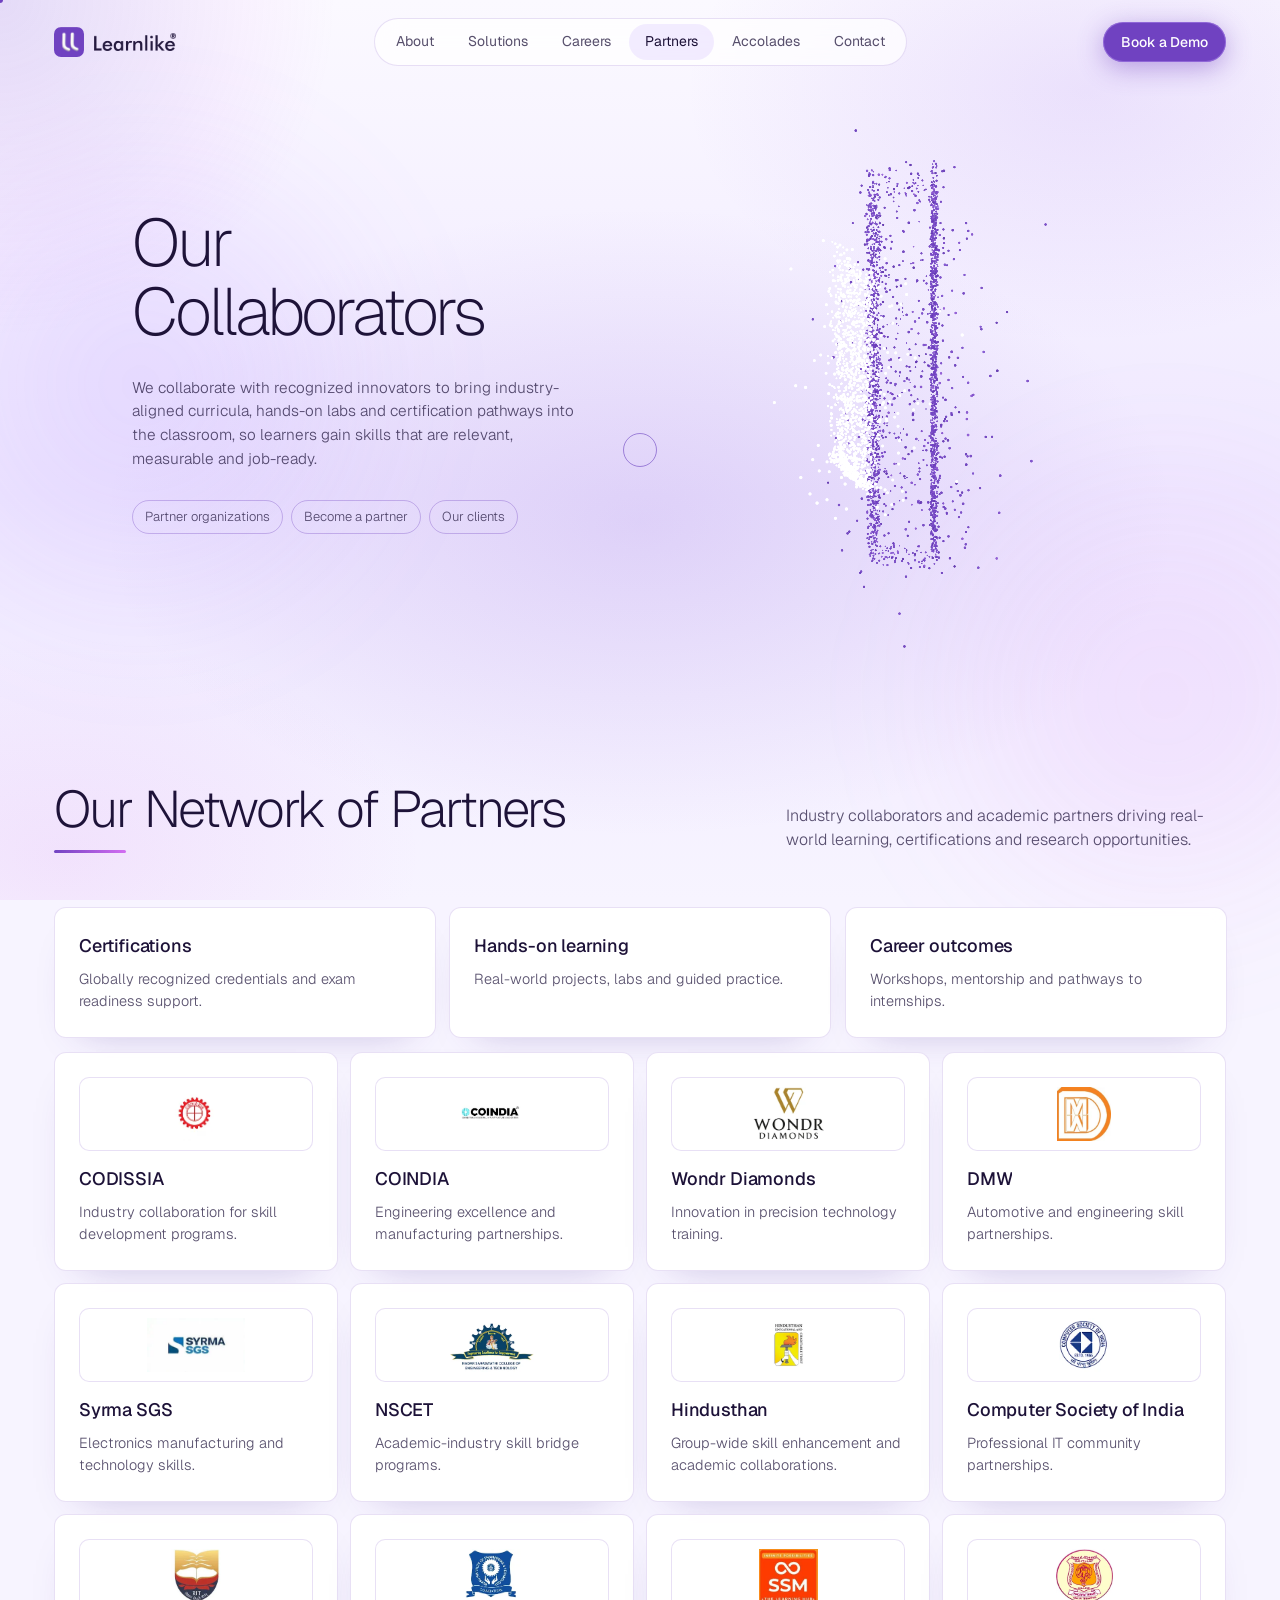
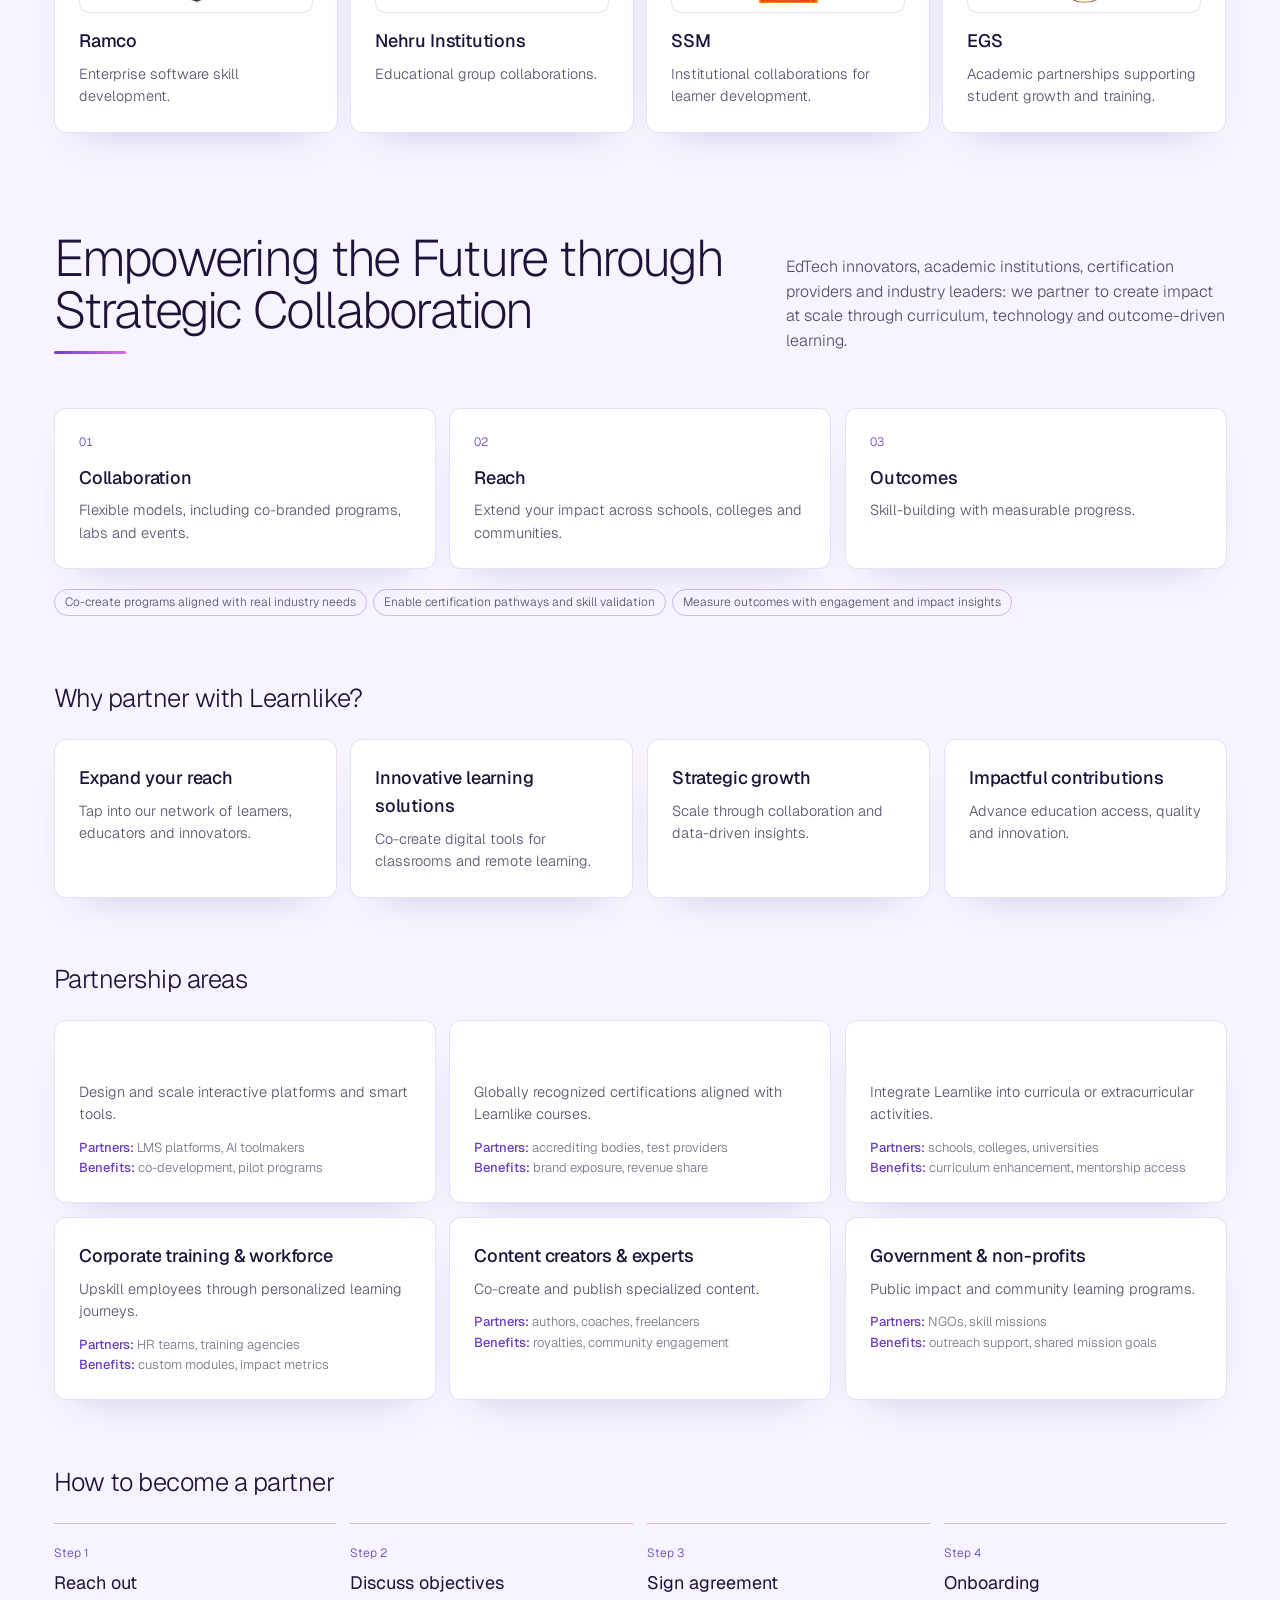
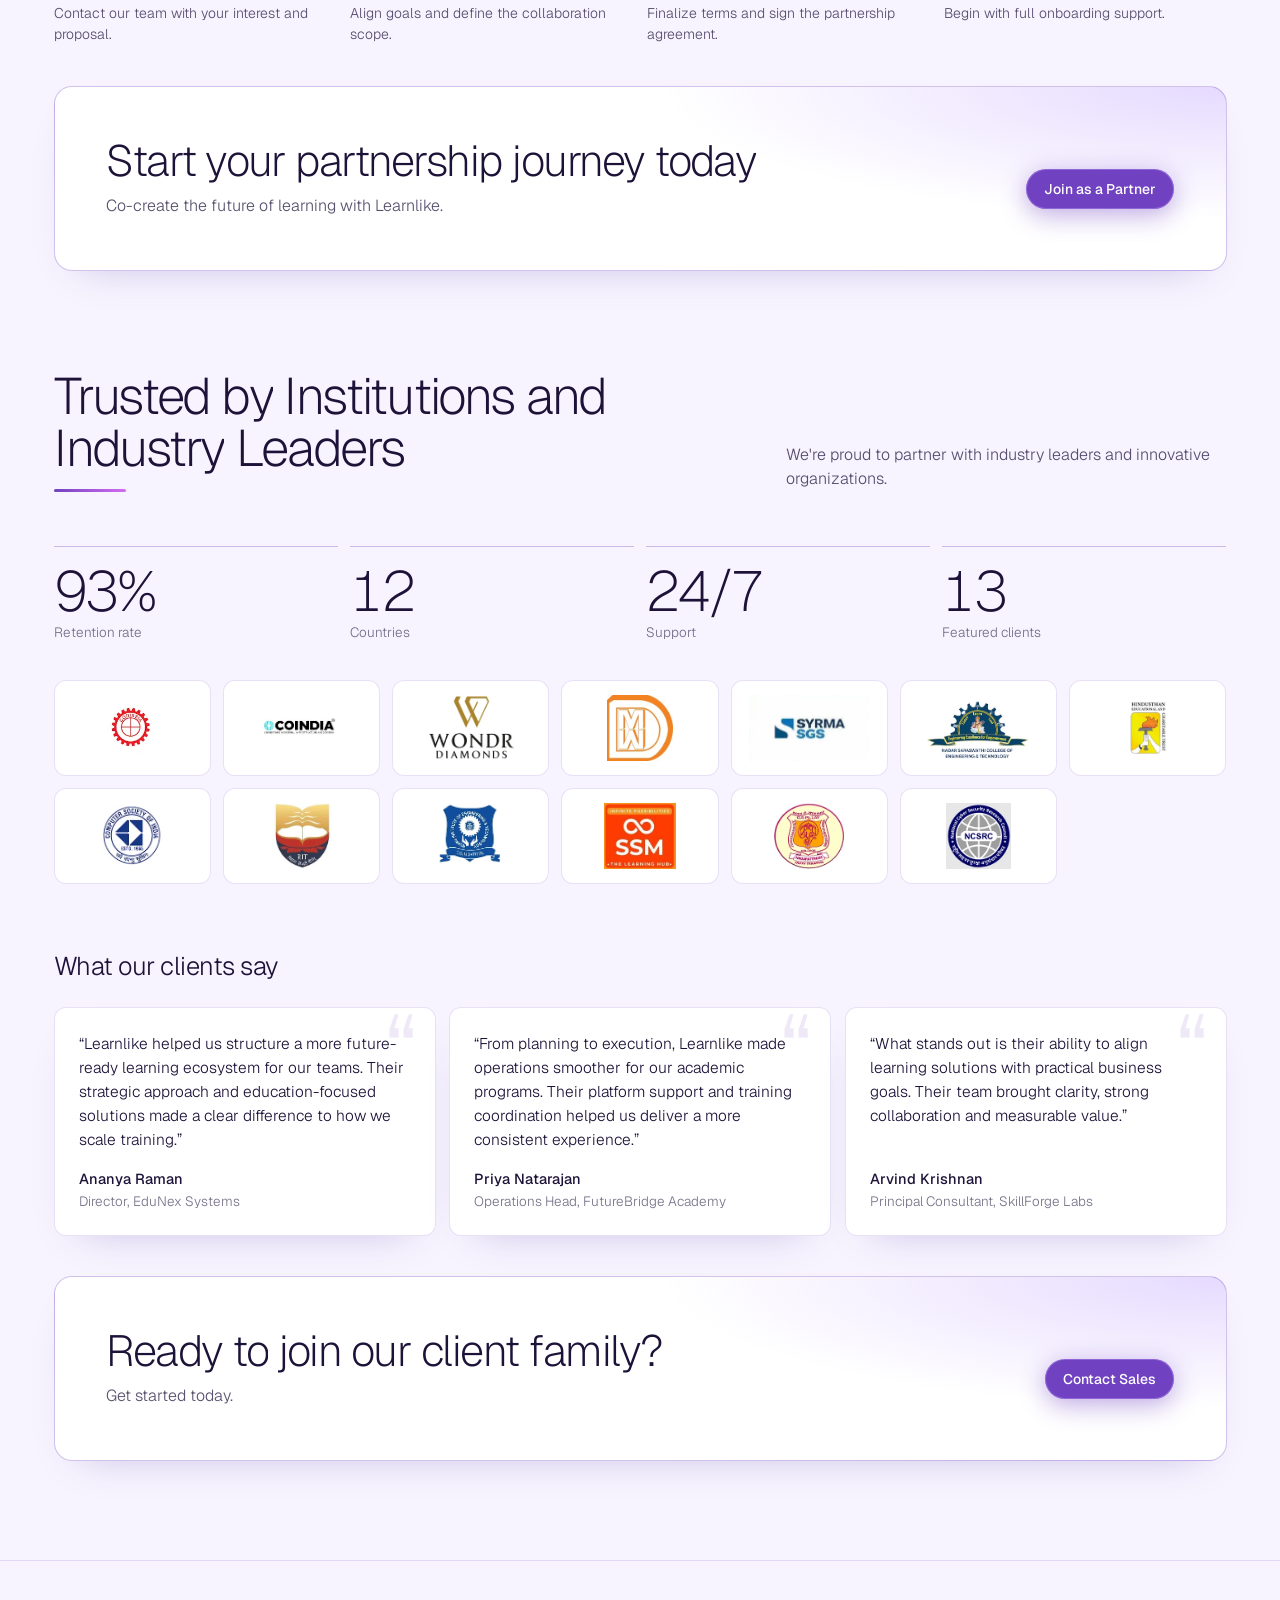
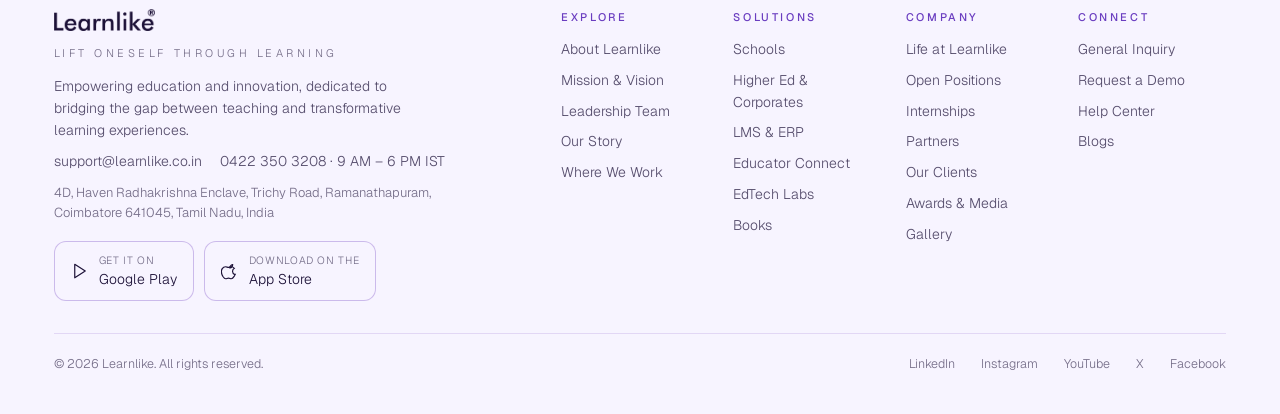
<file: partners.html>
<!DOCTYPE html>
<html lang="en">
<head>
<meta charset="utf-8">
<meta name="viewport" content="width=device-width, initial-scale=1, viewport-fit=cover">
<title>Partners &amp; Clients — Learnlike</title>
<meta name="description" content="Learnlike partner organizations, partnership areas, how to become a partner, and our valued clients.">
<meta name="theme-color" content="#f7f4ff">
<meta name="color-scheme" content="light">
<meta name="format-detection" content="telephone=no">
<meta property="og:type" content="website">
<meta property="og:site_name" content="Learnlike">
<meta property="og:title" content="Partners &amp; Clients — Learnlike">
<meta property="og:description" content="Learnlike partner organizations, partnership areas, how to become a partner, and our valued clients.">
<link rel="icon" type="image/png" sizes="32x32" href="favicon-32.png">
<link rel="apple-touch-icon" href="apple-touch-icon.png">
<link rel="preconnect" href="https://fonts.googleapis.com">
<link rel="preconnect" href="https://fonts.gstatic.com" crossorigin>
<link href="https://fonts.googleapis.com/css2?family=Geist:wght@200..600&family=Noto+Sans+Tamil:wght@300;500&display=swap" rel="stylesheet">
<link rel="stylesheet" href="assets/css/site.css">
<noscript><link rel="stylesheet" href="assets/css/noscript.css"></noscript>
</head>
<body>
<a class="skip" href="#main">Skip to content</a>
<div class="atmos" aria-hidden="true"></div>
<div class="light" aria-hidden="true"></div>
<canvas id="gl" aria-hidden="true"></canvas>
<div class="noise" aria-hidden="true"></div>
<header class="hdr">
  <div class="hdr-in">
    <a class="brand" href="index.html" aria-label="Learnlike home">
      <img class="mk" src="assets/img/ll-mark.png" alt="" width="30" height="30">
      <img class="wm" src="assets/img/wordmark-dark.png" alt="Learnlike" width="491" height="107">
    </a>
    <nav class="pill" aria-label="Primary"><a href="about.html">About</a><a href="solutions.html">Solutions</a><a href="careers.html">Careers</a><a href="partners.html" class="on" aria-current="page">Partners</a><a href="accolades.html">Accolades</a><a href="contact.html">Contact</a></nav>
    <a class="btn" href="contact.html#demo">Book a Demo</a>
    <button class="burger" type="button" aria-label="Open menu" aria-expanded="false" aria-controls="mnav"><span></span><span></span></button>
  </div>
</header>
<nav class="mnav" id="mnav" aria-label="Mobile"><a class="l" href="index.html">Home</a><a class="l" href="about.html">About</a><a class="l" href="solutions.html">Solutions</a><a class="l" href="careers.html">Careers</a><a class="l" href="partners.html">Partners</a><a class="l" href="accolades.html">Accolades</a><a class="l" href="contact.html">Contact</a><a class="btn" href="contact.html#demo">Book a Demo</a></nav>
<main id="main">
<section class="phero" id="top" data-sec="hero">
  <div class="wrap">
    <div>
      
      <h1 class="h1"><span class="ln"><span>Our</span></span><span class="ln"><span>Collaborators</span></span></h1>
      <p class="hero-sub">We collaborate with recognized innovators to bring industry-aligned curricula, hands-on labs and certification pathways into the classroom, so learners gain skills that are relevant, measurable and job-ready.</p>
      <div class="crumbs"><a href="#network">Partner organizations</a><a href="#become">Become a partner</a><a href="#clients">Our clients</a></div>
      
    </div>
    <div class="stage" data-anchor aria-hidden="true"><img width="251" height="256" class="fallback" src="assets/img/ll-mark.png" alt=""></div>
  </div>
</section><section class="sec " id="network" data-sec="network"><div class="wrap"><div class="sec-head reveal"><div><h2 class="h2">Our Network of Partners</h2></div><p class="lede">Industry collaborators and academic partners driving real-world learning, certifications and research opportunities.</p></div><div class="boxes reveal" style="--c:3"><div class="box"><h3>Certifications</h3><p>Globally recognized credentials and exam readiness support.</p></div><div class="box"><h3>Hands-on learning</h3><p>Real-world projects, labs and guided practice.</p></div><div class="box"><h3>Career outcomes</h3><p>Workshops, mentorship and pathways to internships.</p></div></div><div class="plist reveal" style="margin-top:14px"><div class="box"><div class="lg"><img width="119" height="116" src="assets/img/client-codissia.webp" alt="CODISSIA logo" loading="lazy" decoding="async"></div><div><h3>CODISSIA</h3><p>Industry collaboration for skill development programs.</p></div></div><div class="box"><div class="lg"><img width="211" height="141" src="assets/img/client-coindia.webp" alt="COINDIA logo" loading="lazy" decoding="async"></div><div><h3>COINDIA</h3><p>Engineering excellence and manufacturing partnerships.</p></div></div><div class="box"><div class="lg"><img width="192" height="145" src="assets/img/client-wondr-diamonds.webp" alt="Wondr Diamonds logo" loading="lazy" decoding="async"></div><div><h3>Wondr Diamonds</h3><p>Innovation in precision technology training.</p></div></div><div class="box"><div class="lg"><img width="162" height="160" src="assets/img/client-dmw.webp" alt="DMW logo" loading="lazy" decoding="async"></div><div><h3>DMW</h3><p>Automotive and engineering skill partnerships.</p></div></div><div class="box"><div class="lg"><img width="244" height="134" src="assets/img/client-syrma-sgs.webp" alt="Syrma SGS logo" loading="lazy" decoding="async"></div><div><h3>Syrma SGS</h3><p>Electronics manufacturing and technology skills.</p></div></div><div class="box"><div class="lg"><img width="247" height="160" src="assets/img/client-nscet.webp" alt="NSCET logo" loading="lazy" decoding="async"></div><div><h3>NSCET</h3><p>Academic-industry skill bridge programs.</p></div></div><div class="box"><div class="lg"><img width="142" height="160" src="assets/img/client-hindustan.webp" alt="Hindusthan logo" loading="lazy" decoding="async"></div><div><h3>Hindusthan</h3><p>Group-wide skill enhancement and academic collaborations.</p></div></div><div class="box"><div class="lg"><img width="135" height="145" src="assets/img/client-computer-society-of-india.webp" alt="Computer Society of India logo" loading="lazy" decoding="async"></div><div><h3>Computer Society of India</h3><p>Professional IT community partnerships.</p></div></div><div class="box"><div class="lg"><img width="149" height="160" src="assets/img/client-ramco.webp" alt="Ramco logo" loading="lazy" decoding="async"></div><div><h3>Ramco</h3><p>Enterprise software skill development.</p></div></div><div class="box"><div class="lg"><img width="173" height="143" src="assets/img/client-nehru.webp" alt="Nehru Institutions logo" loading="lazy" decoding="async"></div><div><h3>Nehru Institutions</h3><p>Educational group collaborations.</p></div></div><div class="box"><div class="lg"><img width="175" height="160" src="assets/img/client-ssm.webp" alt="SSM logo" loading="lazy" decoding="async"></div><div><h3>SSM</h3><p>Institutional collaborations for learner development.</p></div></div><div class="box"><div class="lg"><img width="169" height="160" src="assets/img/client-egs.webp" alt="EGS logo" loading="lazy" decoding="async"></div><div><h3>EGS</h3><p>Academic partnerships supporting student growth and training.</p></div></div></div></div></section><section class="sec " id="become" data-sec="become"><div class="wrap"><div class="sec-head reveal"><div><h2 class="h2">Empowering the Future through Strategic Collaboration</h2></div><p class="lede">EdTech innovators, academic institutions, certification providers and industry leaders: we partner to create impact at scale through curriculum, technology and outcome-driven learning.</p></div><div class="boxes reveal" style="--c:3"><div class="box"><span class="no">01</span><h3>Collaboration</h3><p>Flexible models, including co-branded programs, labs and events.</p></div><div class="box"><span class="no">02</span><h3>Reach</h3><p>Extend your impact across schools, colleges and communities.</p></div><div class="box"><span class="no">03</span><h3>Outcomes</h3><p>Skill-building with measurable progress.</p></div></div><div class="reveal" style="margin-top:20px"><div class="tags"><span>Co-create programs aligned with real industry needs</span><span>Enable certification pathways and skill validation</span><span>Measure outcomes with engagement and impact insights</span></div></div><h3 class="sub reveal">Why partner with Learnlike?</h3><div class="boxes reveal" style="--c:4"><div class="box"><h3>Expand your reach</h3><p>Tap into our network of learners, educators and innovators.</p></div><div class="box"><h3>Innovative learning solutions</h3><p>Co-create digital tools for classrooms and remote learning.</p></div><div class="box"><h3>Strategic growth</h3><p>Scale through collaboration and data-driven insights.</p></div><div class="box"><h3>Impactful contributions</h3><p>Advance education access, quality and innovation.</p></div></div><h3 class="sub reveal">Partnership areas</h3><div class="boxes reveal" style="--c:3"><div class="box"><h3>EdTech solutions</h3><p>Design and scale interactive platforms and smart tools.</p><p class="meta"><b>Partners:</b> LMS platforms, AI toolmakers<br><b>Benefits:</b> co-development, pilot programs</p></div><div class="box"><h3>Certification providers</h3><p>Globally recognized certifications aligned with Learnlike courses.</p><p class="meta"><b>Partners:</b> accrediting bodies, test providers<br><b>Benefits:</b> brand exposure, revenue share</p></div><div class="box"><h3>Educational institutions</h3><p>Integrate Learnlike into curricula or extracurricular activities.</p><p class="meta"><b>Partners:</b> schools, colleges, universities<br><b>Benefits:</b> curriculum enhancement, mentorship access</p></div><div class="box"><h3>Corporate training &amp; workforce</h3><p>Upskill employees through personalized learning journeys.</p><p class="meta"><b>Partners:</b> HR teams, training agencies<br><b>Benefits:</b> custom modules, impact metrics</p></div><div class="box"><h3>Content creators &amp; experts</h3><p>Co-create and publish specialized content.</p><p class="meta"><b>Partners:</b> authors, coaches, freelancers<br><b>Benefits:</b> royalties, community engagement</p></div><div class="box"><h3>Government &amp; non-profits</h3><p>Public impact and community learning programs.</p><p class="meta"><b>Partners:</b> NGOs, skill missions<br><b>Benefits:</b> outreach support, shared mission goals</p></div></div><h3 class="sub reveal">How to become a partner</h3><ol class="steps reveal" style="--c:4"><li><span>Step 1</span><b>Reach out</b><p>Contact our team with your interest and proposal.</p></li><li><span>Step 2</span><b>Discuss objectives</b><p>Align goals and define the collaboration scope.</p></li><li><span>Step 3</span><b>Sign agreement</b><p>Finalize terms and sign the partnership agreement.</p></li><li><span>Step 4</span><b>Onboarding</b><p>Begin with full onboarding support.</p></li></ol><div style="margin-top:40px"></div><div class="band reveal"><div><h2>Start your partnership journey today</h2><p>Co-create the future of learning with Learnlike.</p></div><div class="actions"><a class="btn" href="contact.html?subject=Partnership#form">Join as a Partner</a></div></div></div></section><section class="sec " id="clients" data-sec="clients"><div class="wrap"><div class="sec-head reveal"><div><h2 class="h2">Trusted by Institutions and Industry Leaders</h2></div><p class="lede">We're proud to partner with industry leaders and innovative organizations.</p></div><div class="stats reveal" style="margin:0 0 36px"><div class="stat"><b>95%</b><span>Retention rate</span></div><div class="stat"><b>12</b><span>Countries</span></div><div class="stat"><b>24/7</b><span>Support</span></div><div class="stat"><b>13</b><span>Featured clients</span></div></div><div class="logos reveal"><span><img width="119" height="116" src="assets/img/client-codissia.webp" alt="CODISSIA" loading="lazy" decoding="async"></span><span><img width="211" height="141" src="assets/img/client-coindia.webp" alt="COINDIA" loading="lazy" decoding="async"></span><span><img width="192" height="145" src="assets/img/client-wondr-diamonds.webp" alt="Wondr Diamonds" loading="lazy" decoding="async"></span><span><img width="162" height="160" src="assets/img/client-dmw.webp" alt="DMW" loading="lazy" decoding="async"></span><span><img width="244" height="134" src="assets/img/client-syrma-sgs.webp" alt="Syrma SGS" loading="lazy" decoding="async"></span><span><img width="247" height="160" src="assets/img/client-nscet.webp" alt="NSCET" loading="lazy" decoding="async"></span><span><img width="142" height="160" src="assets/img/client-hindustan.webp" alt="Hindusthan" loading="lazy" decoding="async"></span><span><img width="135" height="145" src="assets/img/client-computer-society-of-india.webp" alt="Computer Society of India" loading="lazy" decoding="async"></span><span><img width="149" height="160" src="assets/img/client-ramco.webp" alt="Ramco" loading="lazy" decoding="async"></span><span><img width="173" height="143" src="assets/img/client-nehru.webp" alt="Nehru Institutions" loading="lazy" decoding="async"></span><span><img width="175" height="160" src="assets/img/client-ssm.webp" alt="SSM" loading="lazy" decoding="async"></span><span><img width="169" height="160" src="assets/img/client-egs.webp" alt="EGS" loading="lazy" decoding="async"></span><span><img width="159" height="160" src="assets/img/client-ncsrc.webp" alt="National Cyber Security Research Council" loading="lazy" decoding="async"></span></div><h3 class="sub reveal">What our clients say</h3><div class="quotes reveal" style="--c:3"><figure class="quote"><blockquote>“Learnlike helped us structure a more future-ready learning ecosystem for our teams. Their strategic approach and education-focused solutions made a clear difference to how we scale training.”</blockquote><figcaption><span><b>Ananya Raman</b>Director, EduNex Systems</span></figcaption></figure><figure class="quote"><blockquote>“From planning to execution, Learnlike made operations smoother for our academic programs. Their platform support and training coordination helped us deliver a more consistent experience.”</blockquote><figcaption><span><b>Priya Natarajan</b>Operations Head, FutureBridge Academy</span></figcaption></figure><figure class="quote"><blockquote>“What stands out is their ability to align learning solutions with practical business goals. Their team brought clarity, strong collaboration and measurable value.”</blockquote><figcaption><span><b>Arvind Krishnan</b>Principal Consultant, SkillForge Labs</span></figcaption></figure></div><div style="margin-top:40px"></div><div class="band reveal"><div><h2>Ready to join our client family?</h2><p>Get started today.</p></div><div class="actions"><a class="btn" href="contact.html?subject=Sales#form">Contact Sales</a></div></div></div></section>
</main>
<footer>
  <div class="wrap ft">
    <div>
      <img class="wm" src="assets/img/wordmark-dark.png" alt="Learnlike" width="491" height="107" loading="lazy" decoding="async">
      <div class="tg">LIFT ONESELF THROUGH LEARNING</div>
      <p class="fabout">Empowering education and innovation, dedicated to bridging the gap between teaching and transformative learning experiences.</p>
      <div class="fl"><a href="mailto:support@learnlike.co.in">support@learnlike.co.in</a><a href="tel:04223503208">0422 350 3208 · 9 AM – 6 PM IST</a></div>
      <p class="faddr">4D, Haven Radhakrishna Enclave, Trichy Road, Ramanathapuram, Coimbatore 641045, Tamil Nadu, India</p>
      <div class="store"><a href="https://play.google.com/store/apps/details?id=com.tamizh&hl=en_IN"><svg width="18" height="18" viewBox="0 0 24 24" fill="none" stroke="currentColor" stroke-width="1.6" stroke-linejoin="round" aria-hidden="true"><path d="M5 3l14 9-14 9V3z"/></svg><span><small>GET IT ON</small>Google Play</span></a><a href="https://apps.apple.com/in/genre/ios/id36"><svg width="18" height="18" viewBox="0 0 24 24" fill="none" stroke="currentColor" stroke-width="1.6" stroke-linecap="round" aria-hidden="true"><path d="M15.5 3.5c-1 .1-2.2.8-2.8 1.6-.6.7-1 1.7-.9 2.7 1 .1 2.1-.5 2.7-1.3.6-.8 1-1.8 1-3z"/><path d="M19 16.5c-.5 1.2-.8 1.7-1.5 2.7-.9 1.4-2.2 3.1-3.8 3.1-1.4 0-1.8-.9-3.7-.9s-2.3.9-3.7.9c-1.6 0-2.8-1.6-3.7-3C.4 15.6.2 11.2 1.7 8.9c1-1.6 2.7-2.6 4.3-2.6 1.6 0 2.6.9 3.9.9 1.3 0 2.1-.9 3.9-.9 1.4 0 2.9.8 4 2.1-3.5 1.9-2.9 6.9.2 8.1z"/></svg><span><small>DOWNLOAD ON THE</small>App Store</span></a></div>
    </div>
    <div class="fcols">
      <div class="fcol"><h3>Explore</h3><a href="about.html">About Learnlike</a><a href="about.html#mission">Mission &amp; Vision</a><a href="about.html#team">Leadership Team</a><a href="about.html#story">Our Story</a><a href="about.html#reach">Where We Work</a></div>
      <div class="fcol"><h3>Solutions</h3><a href="solutions.html#schools">Schools</a><a href="solutions.html#higher-ed">Higher Ed &amp; Corporates</a><a href="solutions.html#platforms">LMS &amp; ERP</a><a href="solutions.html#educators">Educator Connect</a><a href="solutions.html#labs">EdTech Labs</a><a href="solutions.html#books">Books</a></div>
      <div class="fcol"><h3>Company</h3><a href="careers.html">Life at Learnlike</a><a href="careers.html#roles">Open Positions</a><a href="careers.html#internships">Internships</a><a href="partners.html">Partners</a><a href="partners.html#clients">Our Clients</a><a href="accolades.html">Awards &amp; Media</a><a href="accolades.html#gallery">Gallery</a></div>
      <div class="fcol"><h3>Connect</h3><a href="contact.html">General Inquiry</a><a href="contact.html#demo">Request a Demo</a><a href="contact.html#help">Help Center</a><a href="https://learnlike.in/blogs.php">Blogs</a></div>
    </div>
    <div class="copy">
      <span>© <span id="yr">2026</span> Learnlike. All rights reserved.</span>
      <nav aria-label="Social">
        <a href="https://www.linkedin.com/company/learnlike/">LinkedIn</a>
        <a href="https://www.instagram.com/learnlike_/">Instagram</a>
        <a href="https://www.youtube.com/@LearnlikeSkillz">YouTube</a>
        <a href="https://x.com/Learnlike_">X</a>
        <a href="https://www.facebook.com/people/LearnLike/100086312839179/">Facebook</a>
      </nav>
    </div>
  </div>
</footer>
<a class="fab-demo" href="contact.html#demo">Book a Demo</a>
<script src="assets/js/main.js" defer></script>
</body>
</html>
</file>
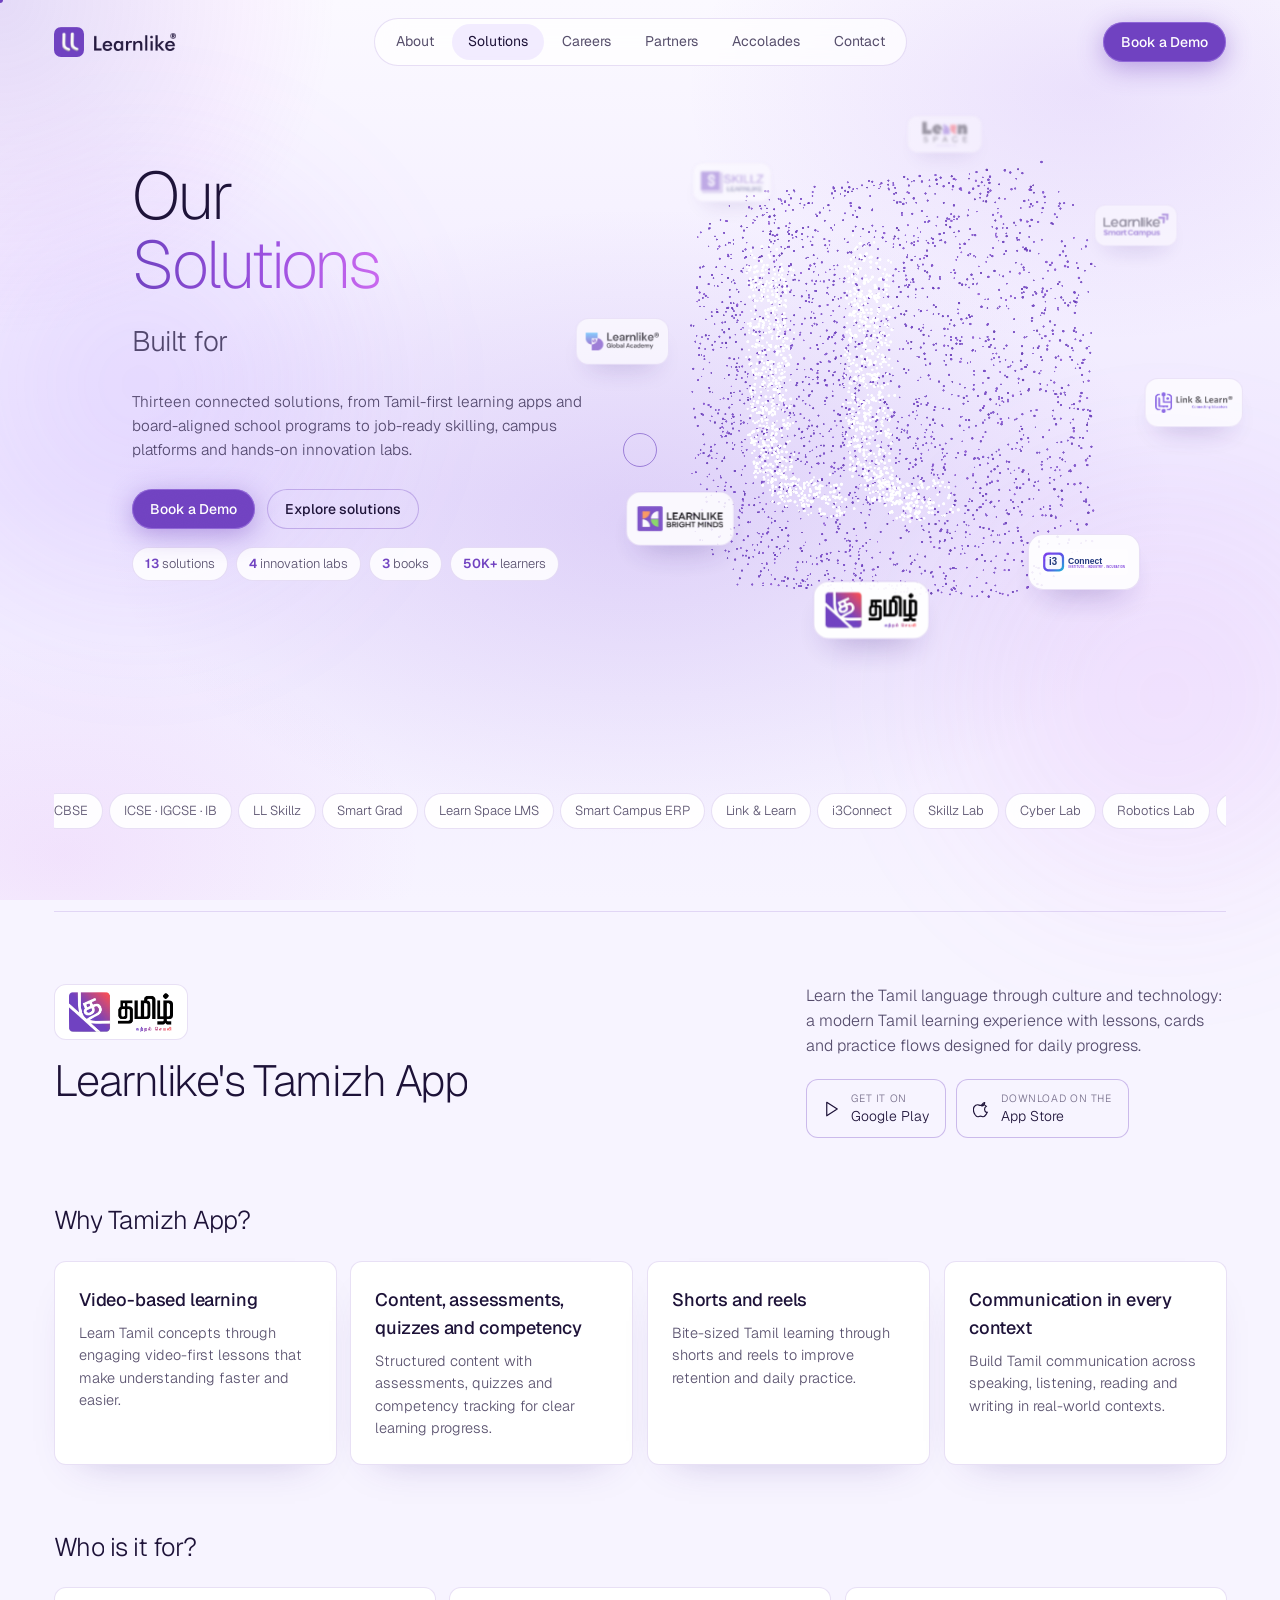
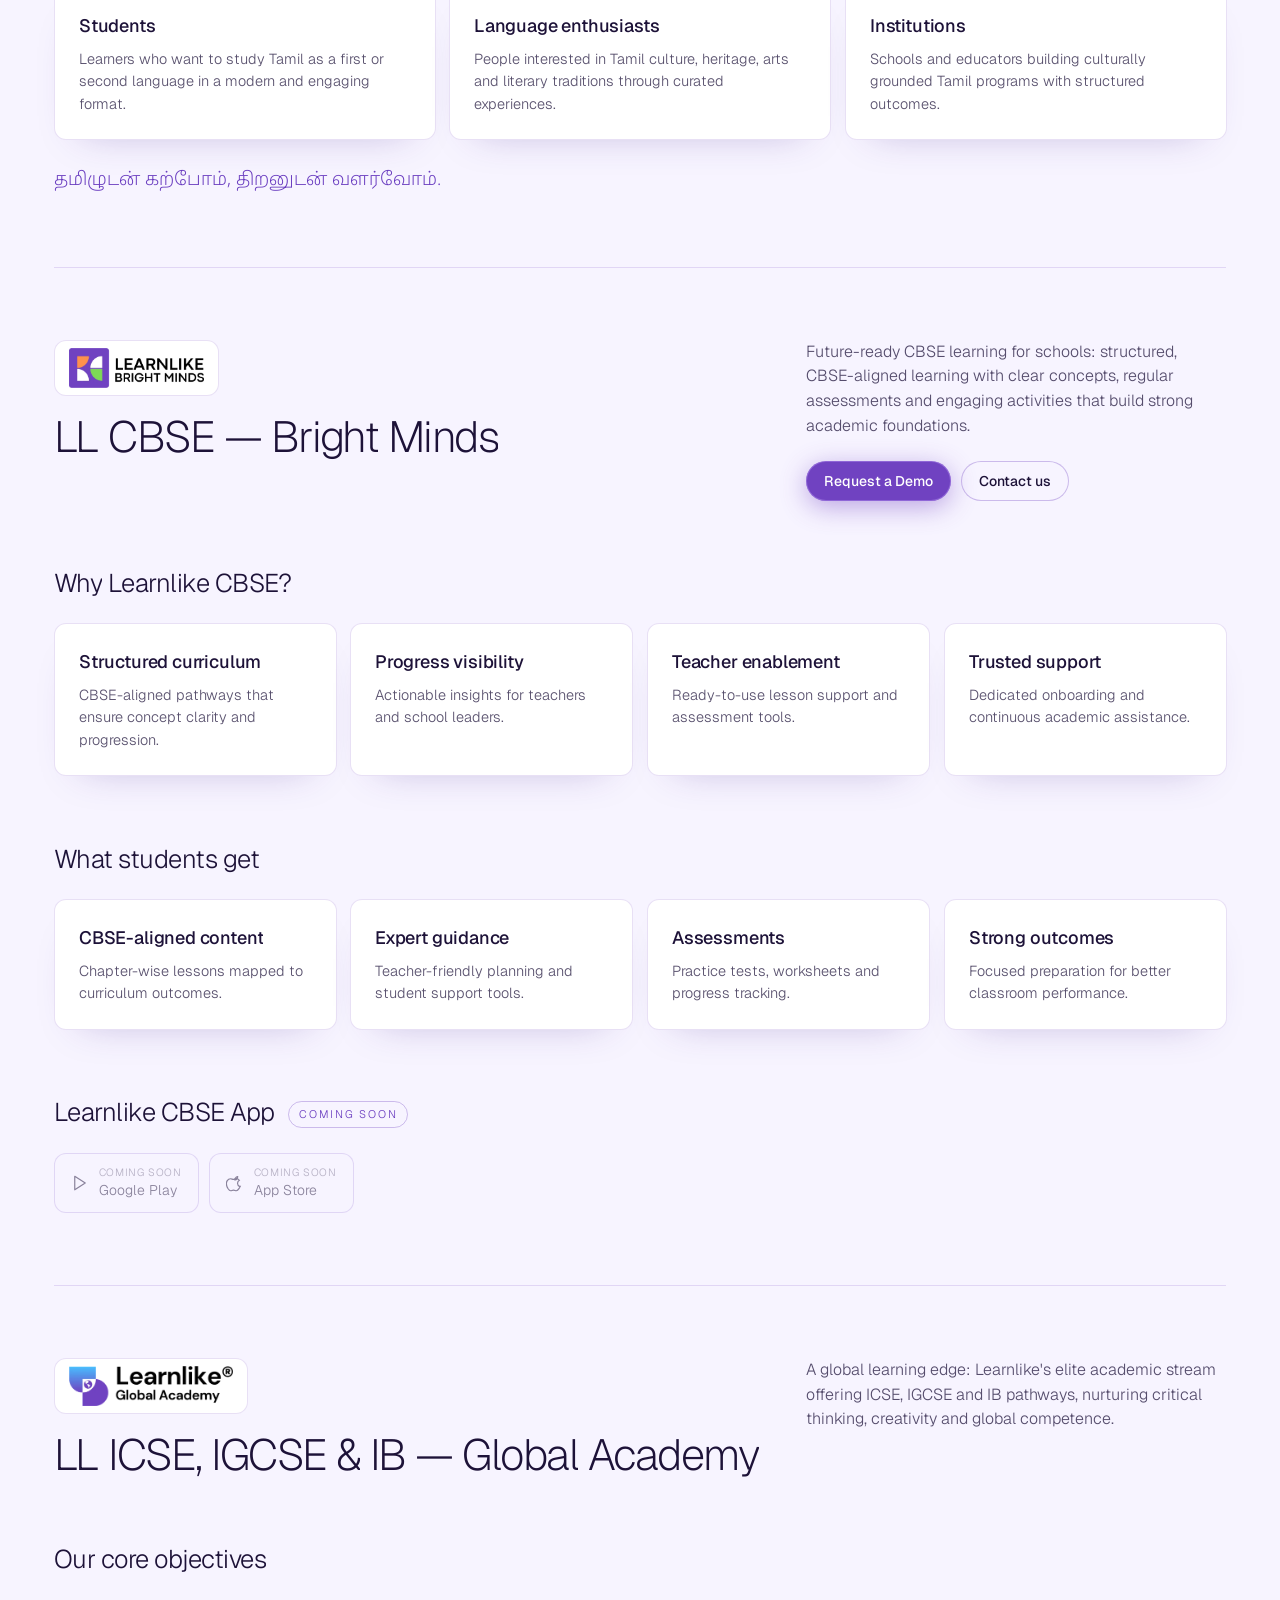
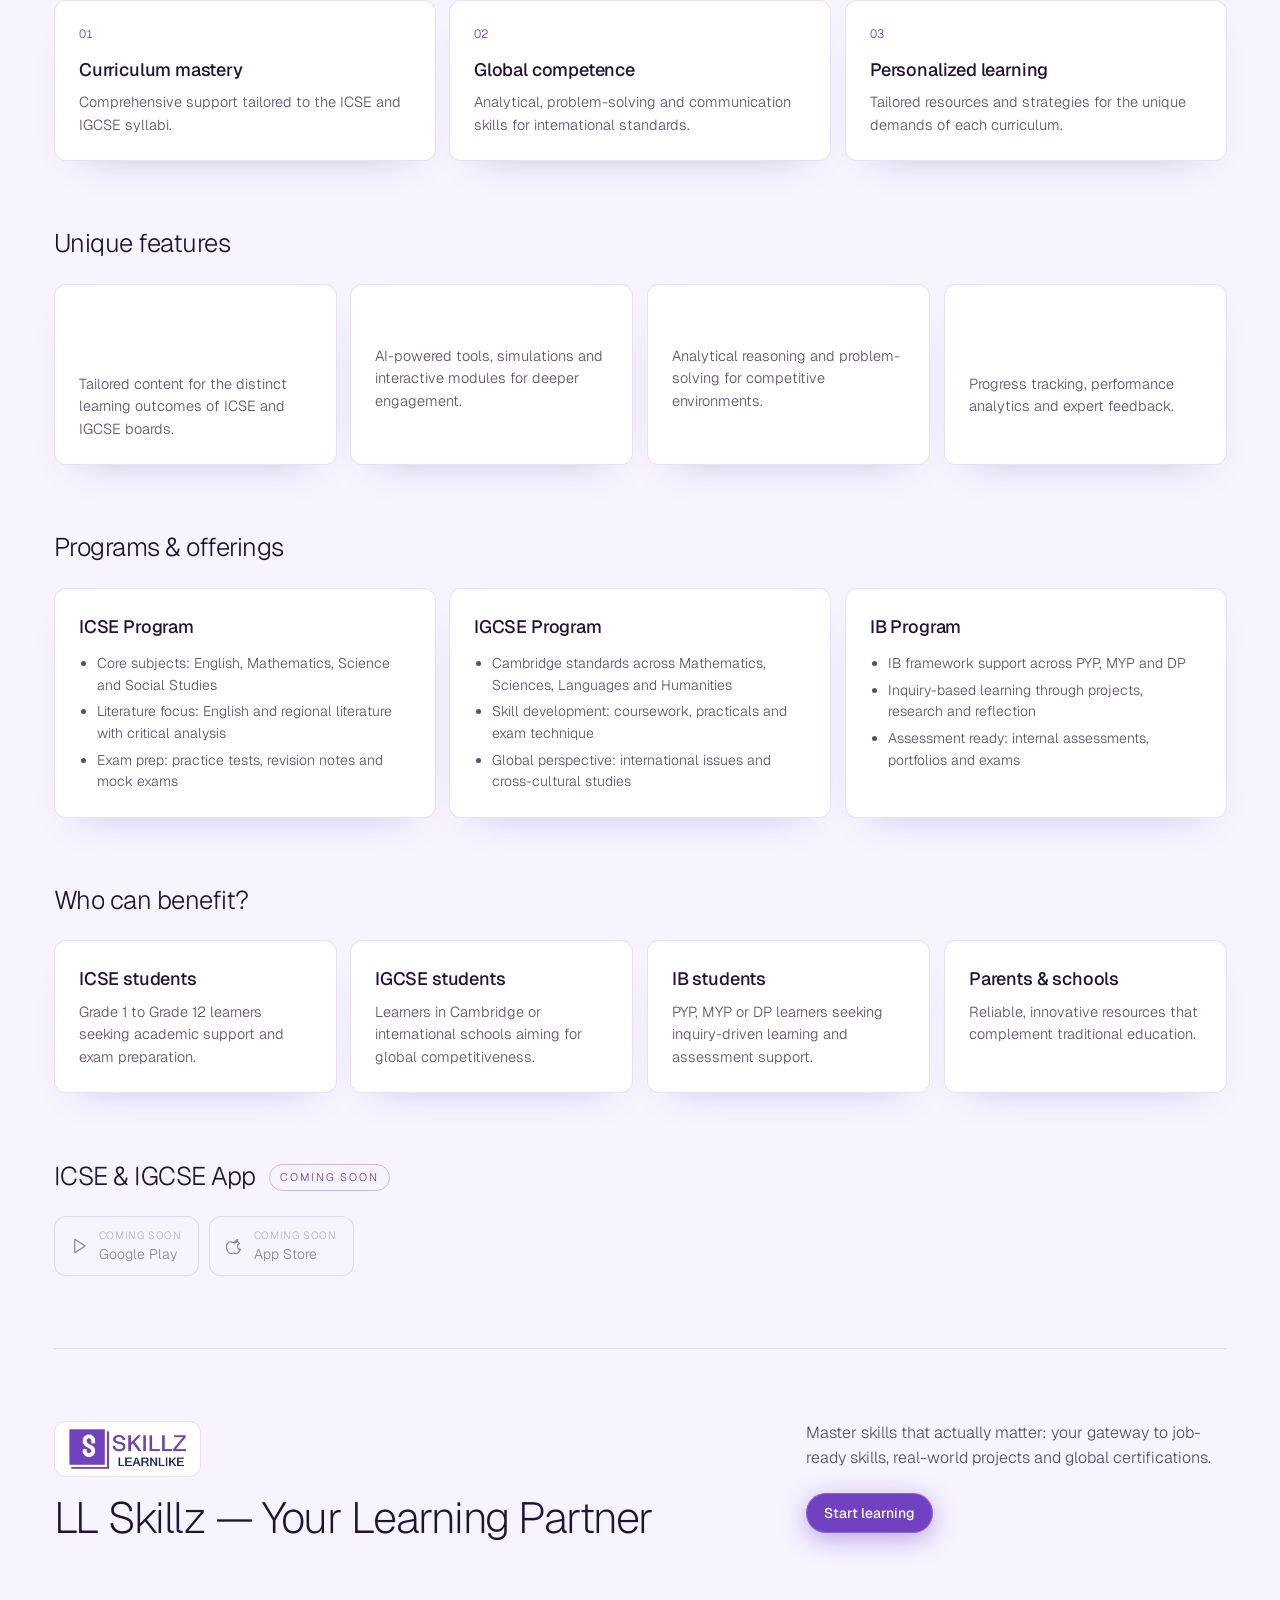
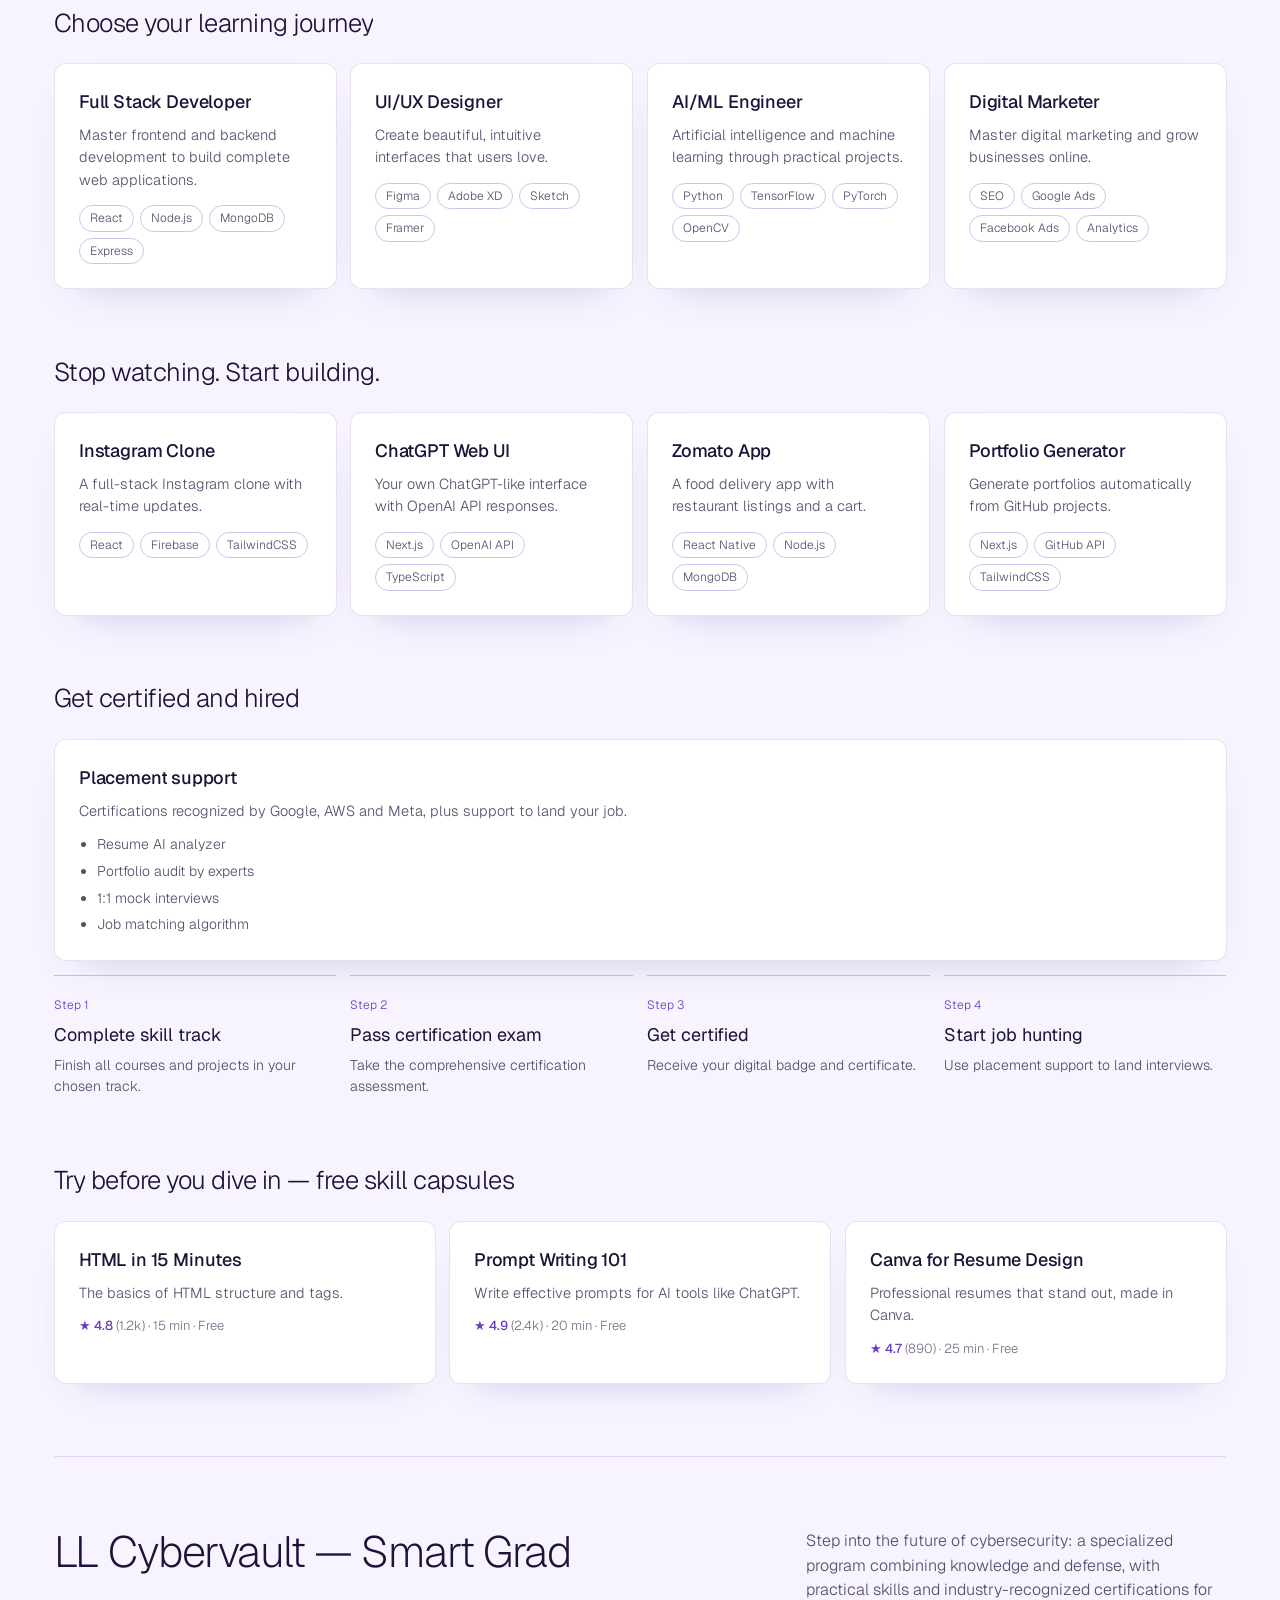
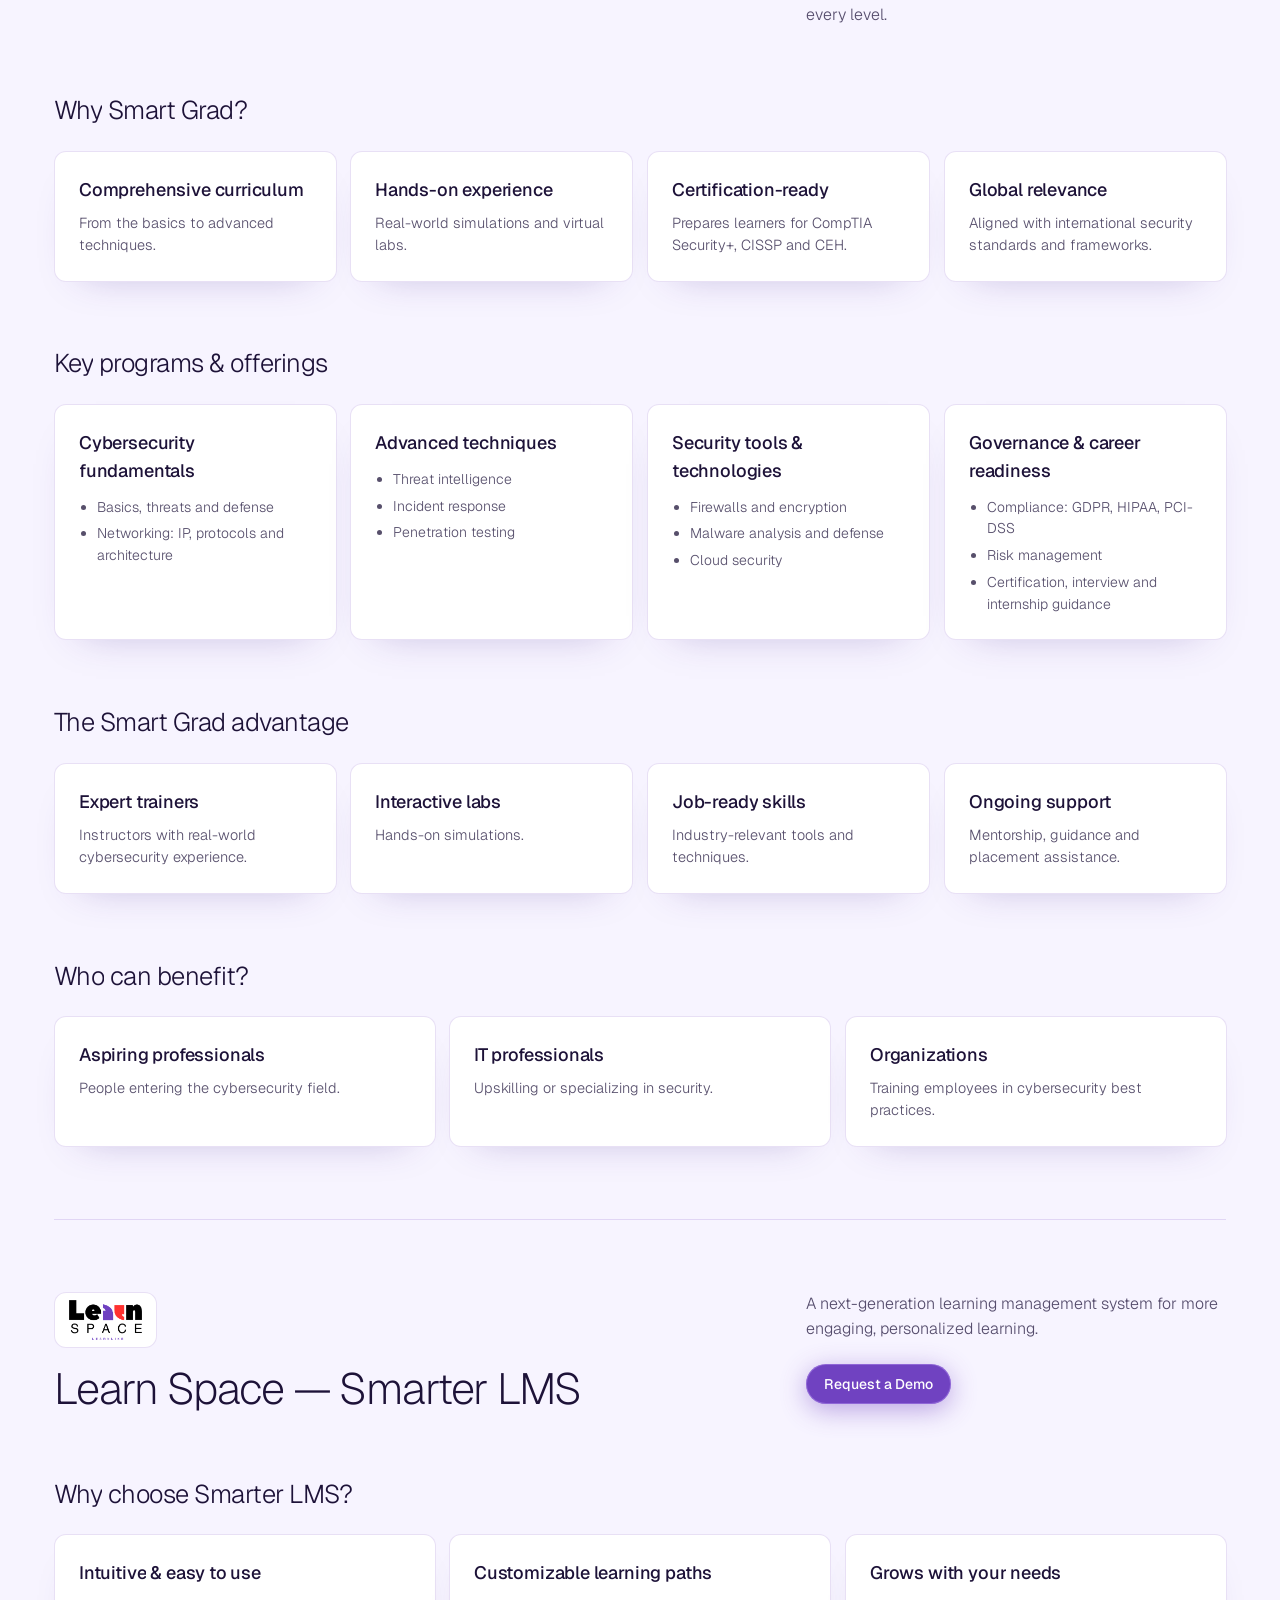
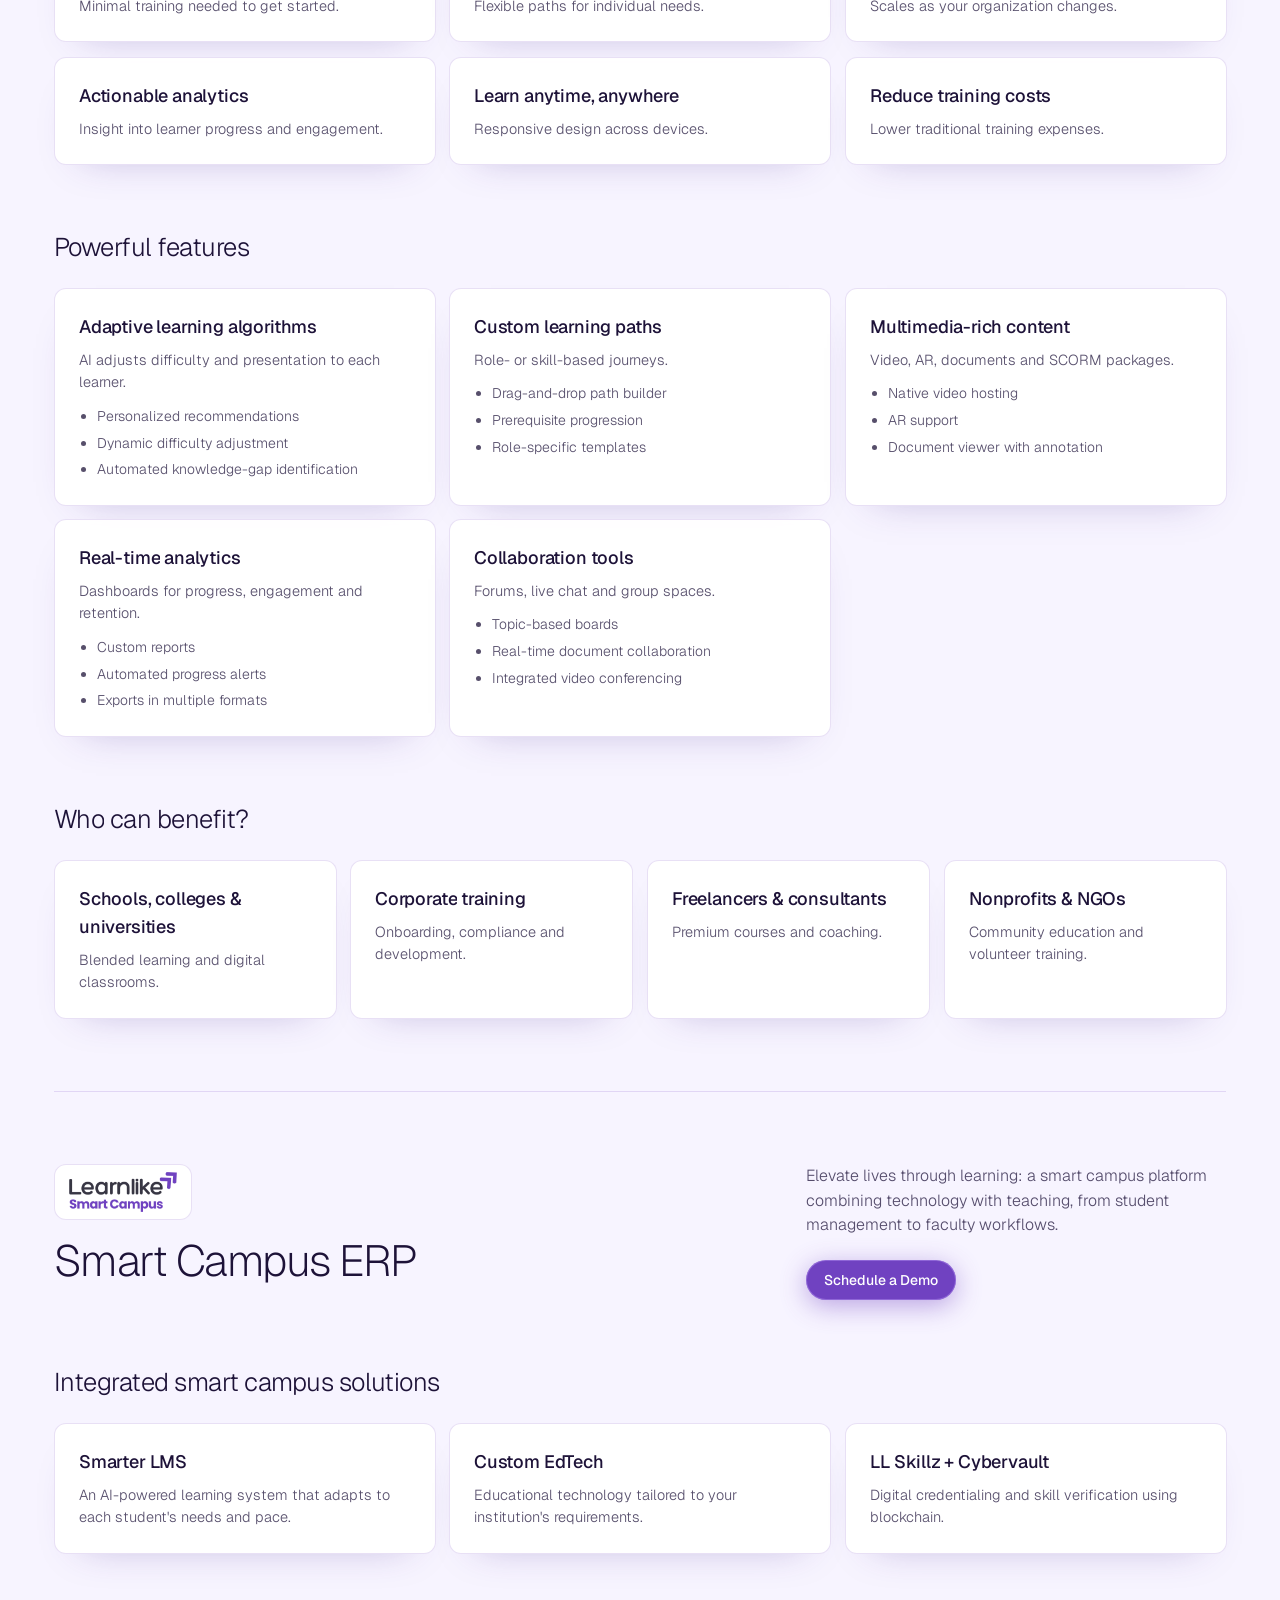
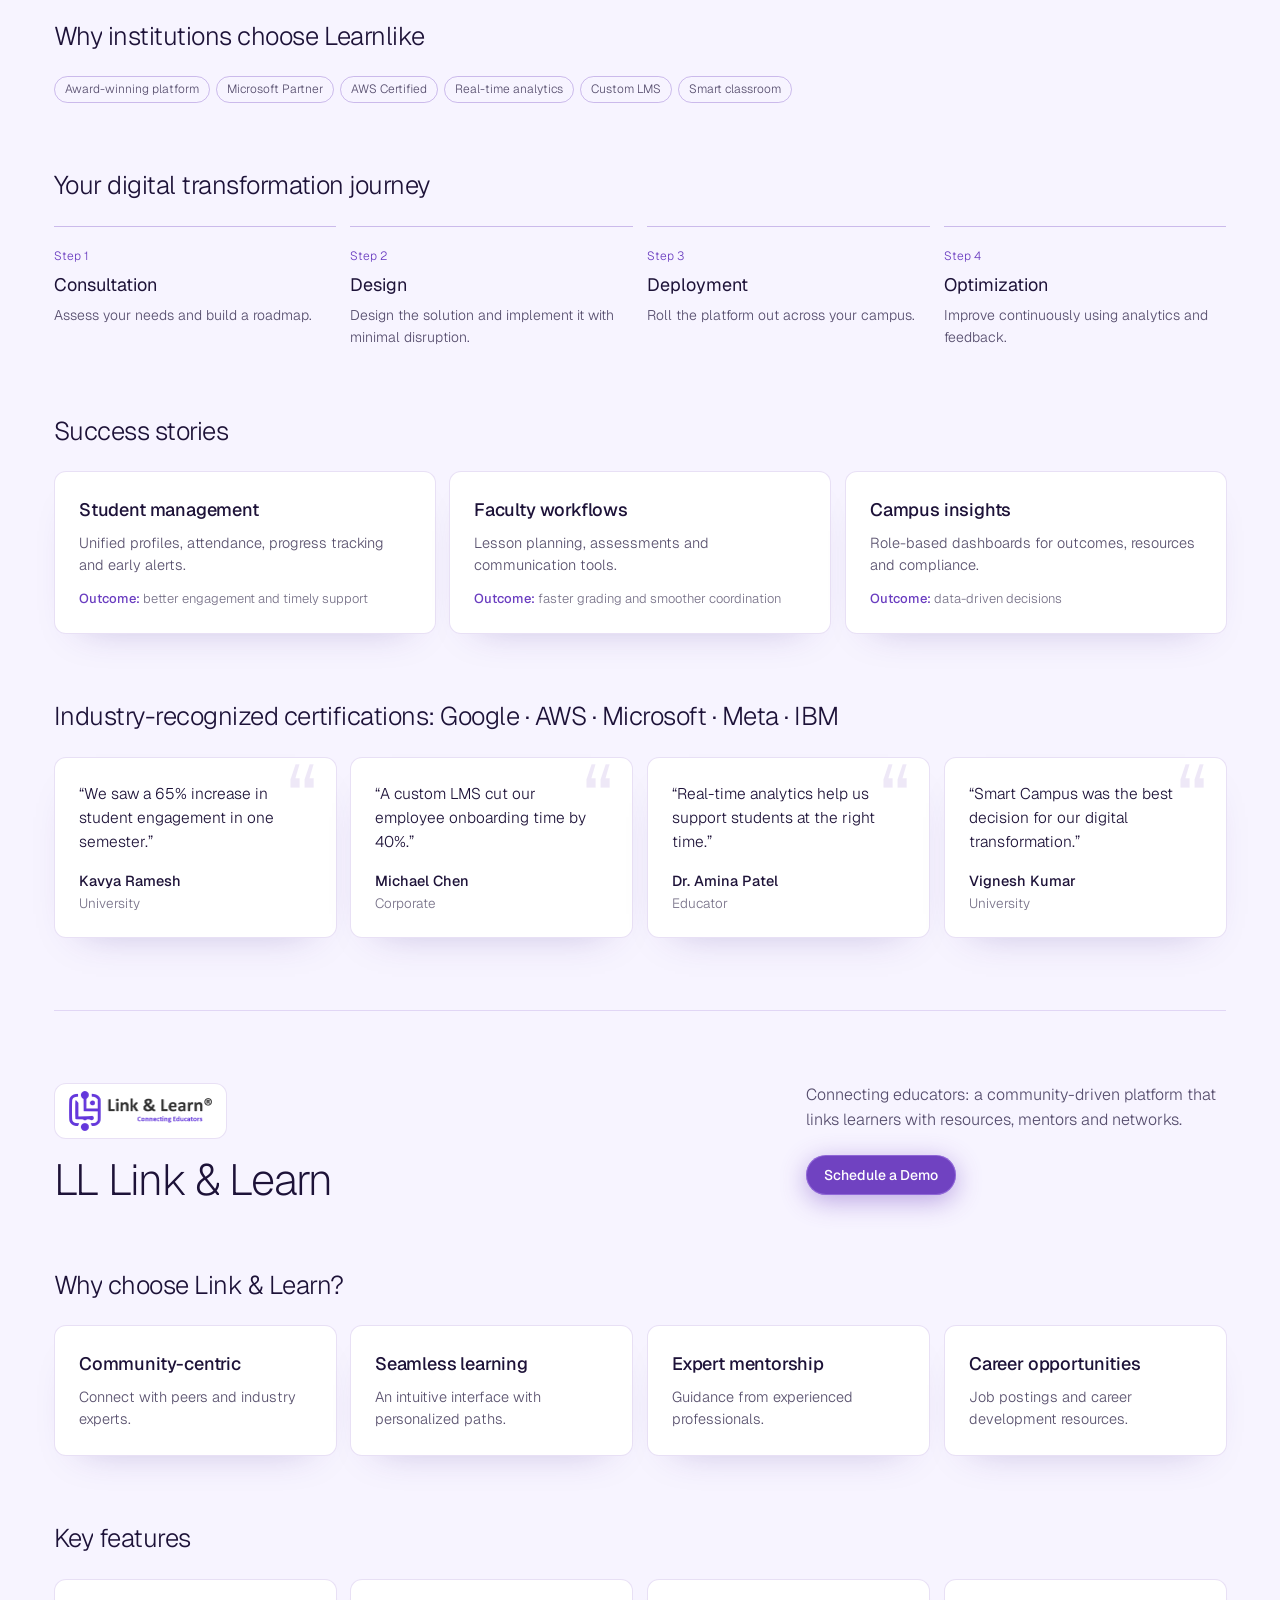
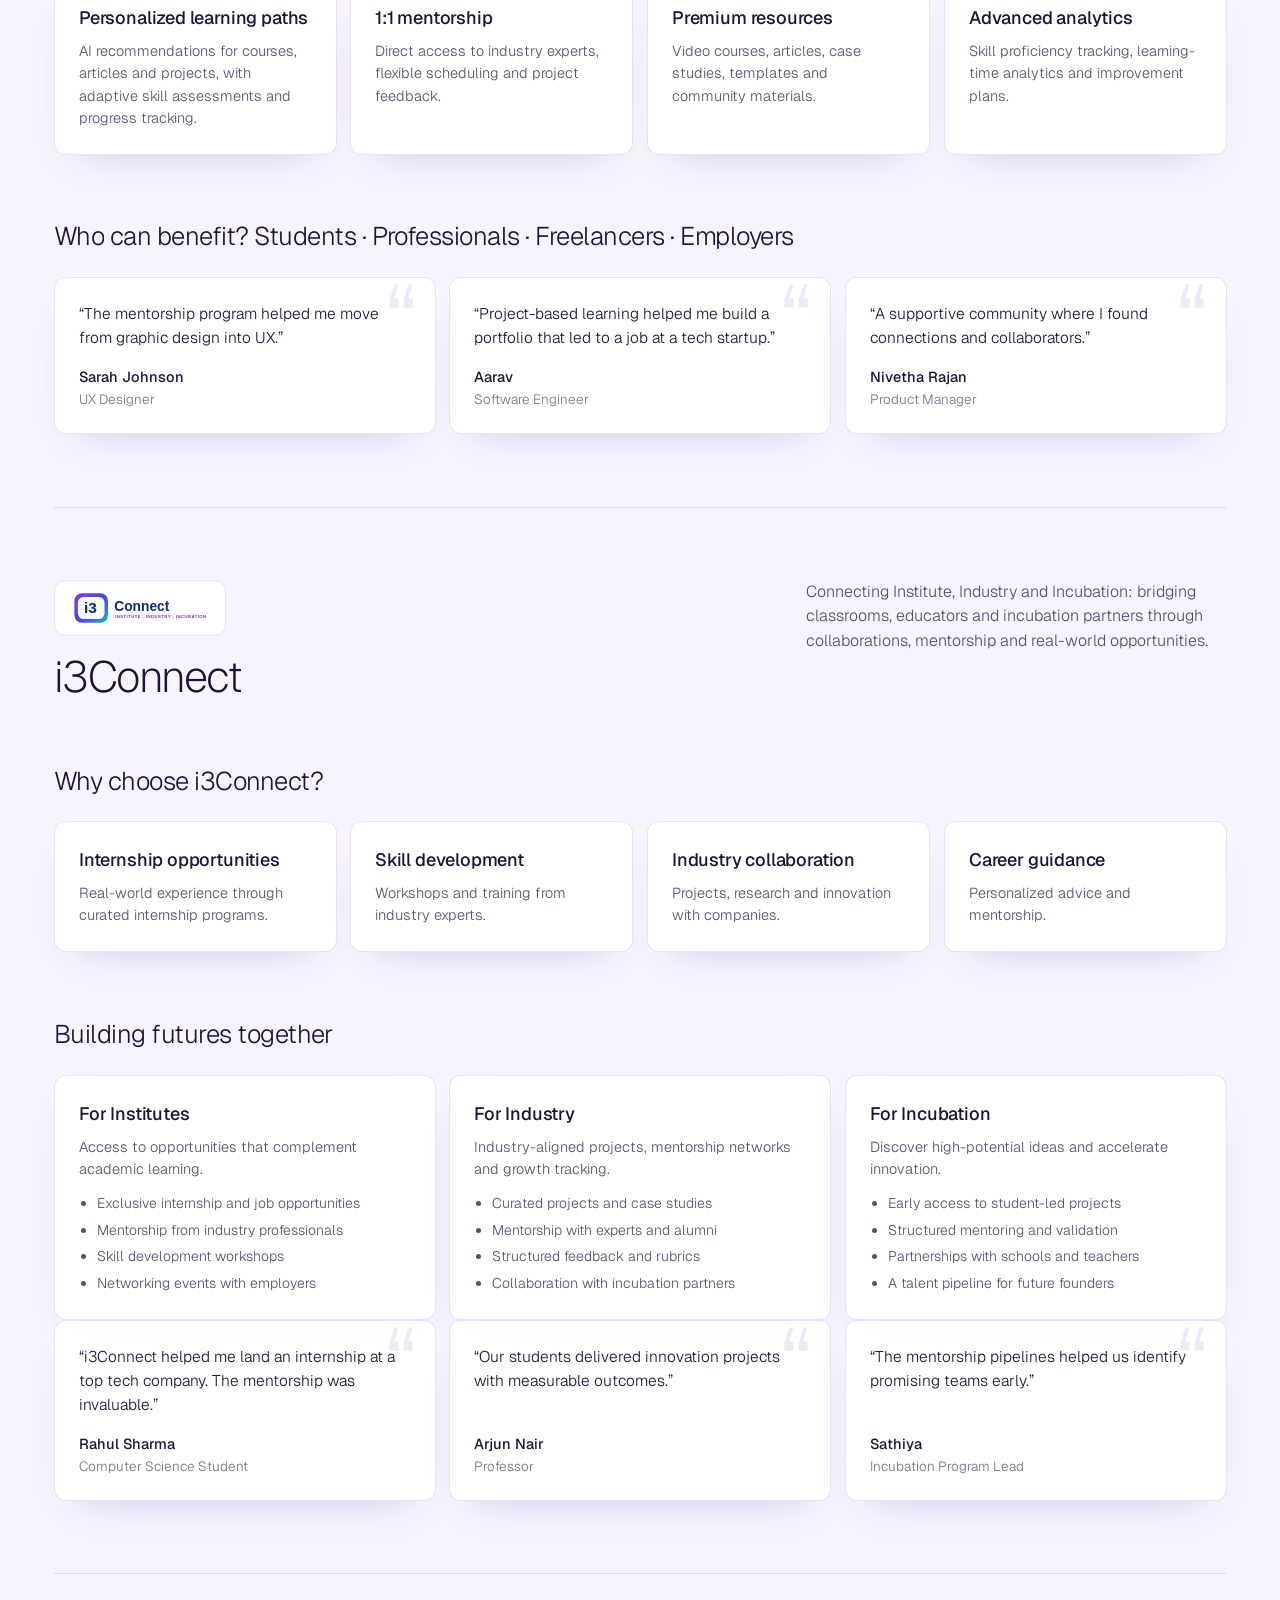
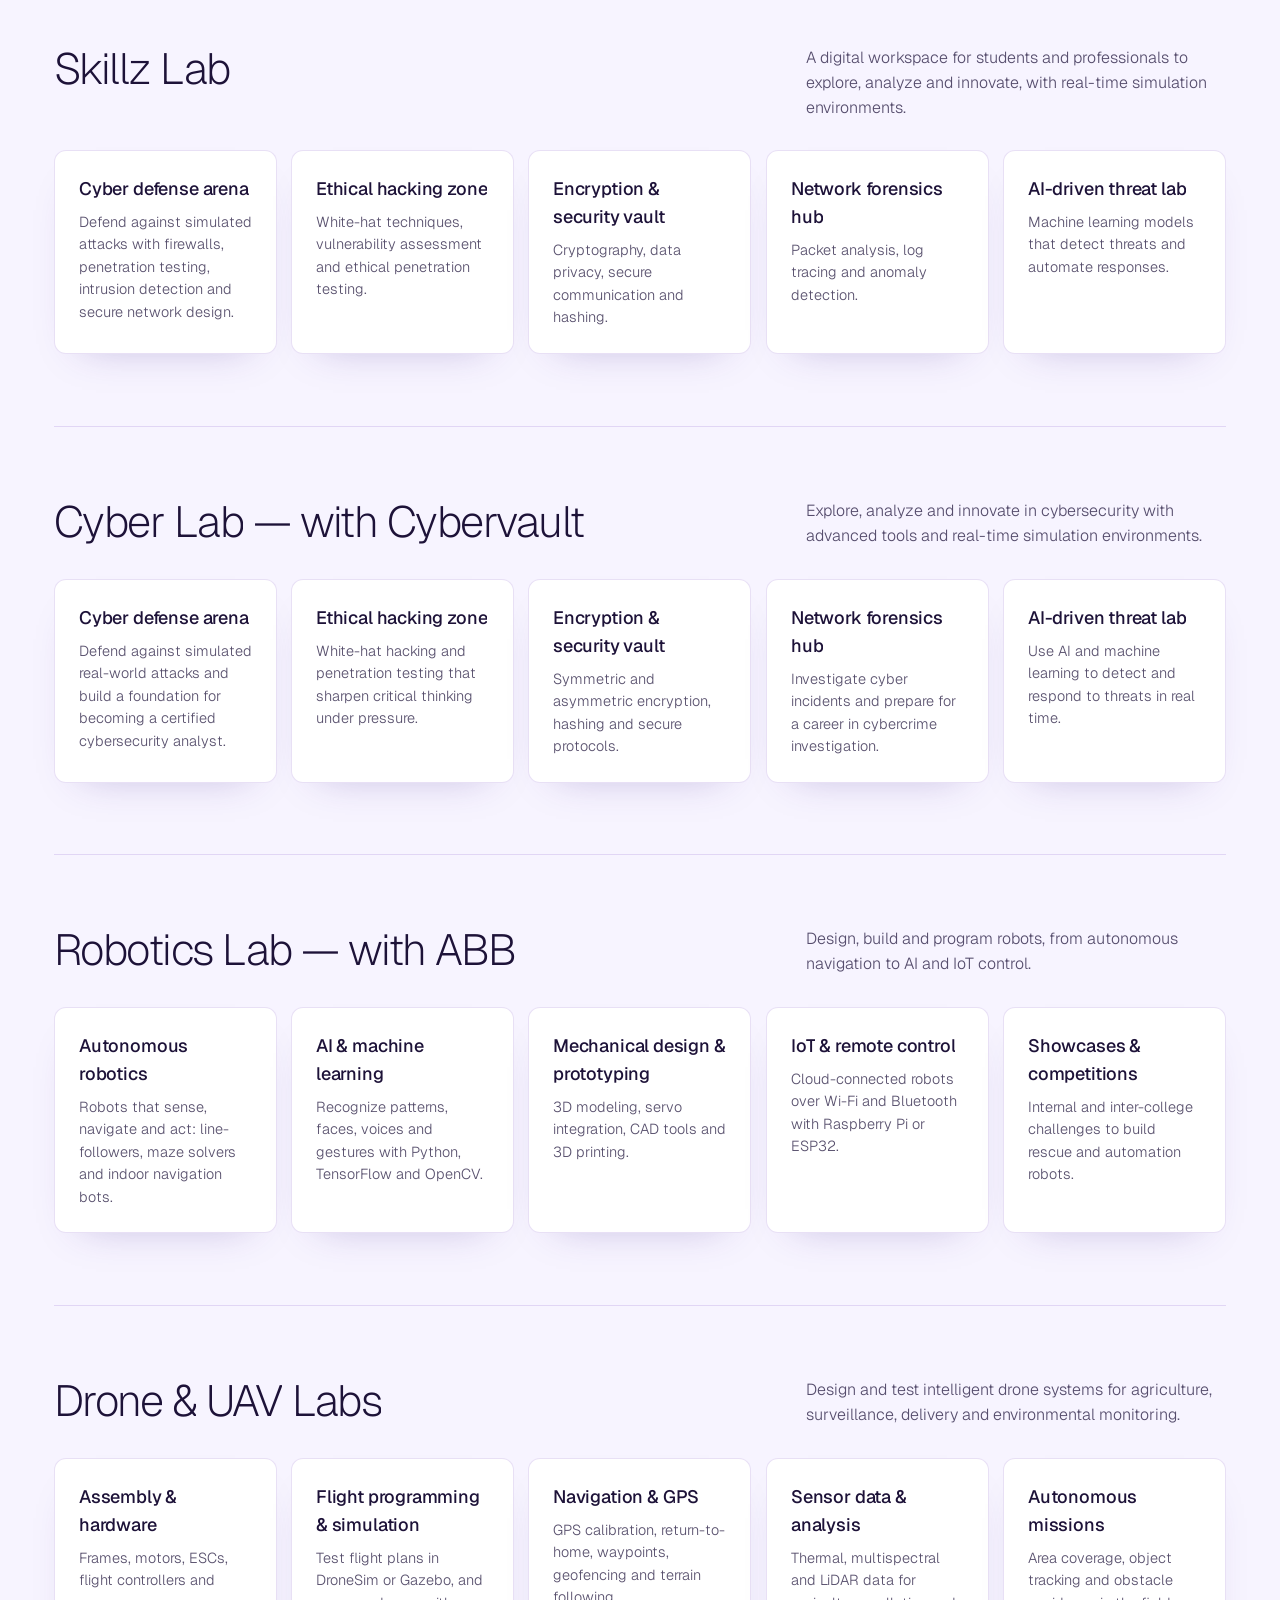
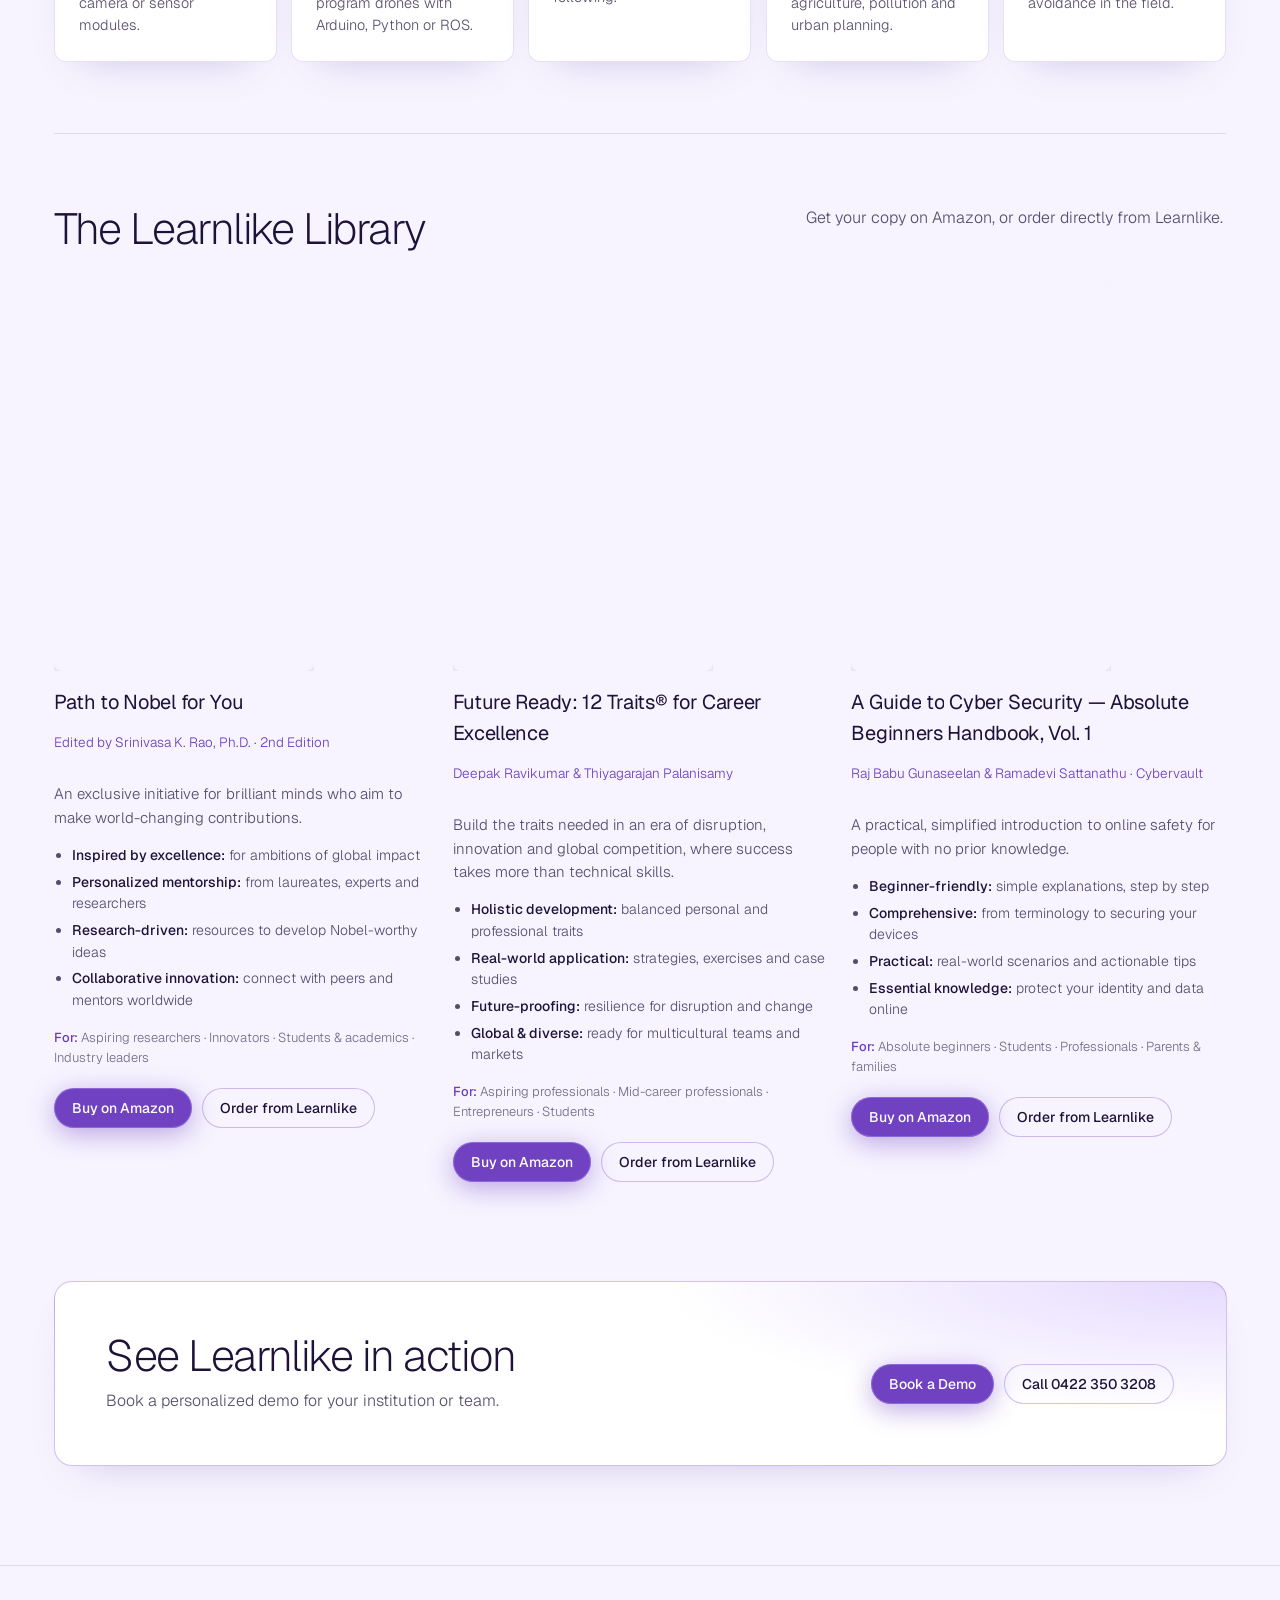
<file: solutions.html>
<!DOCTYPE html>
<html lang="en">
<head>
<meta charset="utf-8">
<meta name="viewport" content="width=device-width, initial-scale=1, viewport-fit=cover">
<title>Solutions — Learnlike</title>
<meta name="description" content="Every Learnlike solution: Tamizh App, CBSE, ICSE/IGCSE/IB, LL Skillz, Smart Grad, Learn Space LMS, Smart Campus ERP, Link &amp; Learn, i3Connect, EdTech labs and books.">
<meta name="theme-color" content="#f7f4ff">
<meta name="color-scheme" content="light">
<meta name="format-detection" content="telephone=no">
<meta property="og:type" content="website">
<meta property="og:site_name" content="Learnlike">
<meta property="og:title" content="Solutions — Learnlike">
<meta property="og:description" content="Every Learnlike solution: Tamizh App, CBSE, ICSE/IGCSE/IB, LL Skillz, Smart Grad, Learn Space LMS, Smart Campus ERP, Link &amp; Learn, i3Connect, EdTech labs and books.">
<link rel="icon" type="image/png" sizes="32x32" href="favicon-32.png">
<link rel="apple-touch-icon" href="apple-touch-icon.png">
<link rel="preconnect" href="https://fonts.googleapis.com">
<link rel="preconnect" href="https://fonts.gstatic.com" crossorigin>
<link href="https://fonts.googleapis.com/css2?family=Geist:wght@200..600&family=Noto+Sans+Tamil:wght@300;500&display=swap" rel="stylesheet">
<link rel="stylesheet" href="assets/css/site.css">
<noscript><link rel="stylesheet" href="assets/css/noscript.css"></noscript>
</head>
<body>
<a class="skip" href="#main">Skip to content</a>
<div class="atmos" aria-hidden="true"></div>
<div class="light" aria-hidden="true"></div>
<canvas id="gl" aria-hidden="true"></canvas>
<div class="noise" aria-hidden="true"></div>
<header class="hdr">
  <div class="hdr-in">
    <a class="brand" href="index.html" aria-label="Learnlike home">
      <img class="mk" src="assets/img/ll-mark.png" alt="" width="30" height="30">
      <img class="wm" src="assets/img/wordmark-dark.png" alt="Learnlike" width="491" height="107">
    </a>
    <nav class="pill" aria-label="Primary"><a href="about.html">About</a><a href="solutions.html" class="on" aria-current="page">Solutions</a><a href="careers.html">Careers</a><a href="partners.html">Partners</a><a href="accolades.html">Accolades</a><a href="contact.html">Contact</a></nav>
    <a class="btn" href="contact.html#demo">Book a Demo</a>
    <button class="burger" type="button" aria-label="Open menu" aria-expanded="false" aria-controls="mnav"><span></span><span></span></button>
  </div>
</header>
<nav class="mnav" id="mnav" aria-label="Mobile"><a class="l" href="index.html">Home</a><a class="l" href="about.html">About</a><a class="l" href="solutions.html">Solutions</a><a class="l" href="careers.html">Careers</a><a class="l" href="partners.html">Partners</a><a class="l" href="accolades.html">Accolades</a><a class="l" href="contact.html">Contact</a><a class="btn" href="contact.html#demo">Book a Demo</a></nav>
<main id="main">
<section class="phero" id="top" data-sec="hero">
  <div class="wrap">
    <div>
      
      <h1 class="h1"><span class="ln"><span>Our</span></span><span class="ln"><span><em>Solutions</em></span></span></h1>
      
      
      <p class="rot-line">Built for <span class="rot" data-words="Schools,Colleges,Corporates,Educators,Institutions">Schools</span></p><p class="hero-sub">Thirteen connected solutions, from Tamil-first learning apps and board-aligned school programs to job-ready skilling, campus platforms and hands-on innovation labs.</p><div class="hero-cta" style="opacity:1"><a class="btn" href="contact.html#demo">Book a Demo</a><a class="btn ghost" href="#all">Explore solutions</a></div><div class="trust-row" style="opacity:1"><span><b>13</b> solutions</span><span><b>4</b> innovation labs</span><span><b>3</b> books</span><span><b>50K+</b> learners</span></div>
    </div>
    <div class="stage" data-anchor aria-hidden="true"><img width="251" height="256" class="fallback" src="assets/img/ll-mark.png" alt=""><div class="orbit"><span class="oc"><img width="782" height="300" src="assets/img/prod-tamizh.webp" alt="" decoding="async"></span><span class="oc"><img width="759" height="225" src="assets/img/prod-cbse.webp" alt="" decoding="async"></span><span class="oc"><img width="800" height="195" src="assets/img/prod-icse.webp" alt="" decoding="async"></span><span class="oc"><img width="427" height="146" src="assets/img/prod-skillz.webp" alt="" decoding="async"></span><span class="oc"><img width="550" height="300" src="assets/img/prod-learnspace.webp" alt="" decoding="async"></span><span class="oc"><img width="386" height="142" src="assets/img/prod-smartcampus.webp" alt="" decoding="async"></span><span class="oc"><img width="574" height="160" src="assets/img/prod-linklearn.webp" alt="" decoding="async"></span><span class="oc"><img src="assets/img/prod-i3connect.svg" alt="" decoding="async"></span></div></div>
  </div>
</section><section class="sec" id="all" data-sec="all"><div class="wrap"><nav class="jump" aria-label="Solutions"><a href="#tamizh">Tamizh App</a><a href="#cbse">CBSE</a><a href="#icse">ICSE · IGCSE · IB</a><a href="#skillz">LL Skillz</a><a href="#smartgrad">Smart Grad</a><a href="#lms">Learn Space LMS</a><a href="#erp">Smart Campus ERP</a><a href="#linklearn">Link &amp; Learn</a><a href="#i3connect">i3Connect</a><a href="#skillzlab">Skillz Lab</a><a href="#cyberlab">Cyber Lab</a><a href="#robotics">Robotics Lab</a><a href="#drone">Drone &amp; UAV</a><a href="#books">Books</a></nav><div id="schools"></div><div class="prod" id="tamizh">
  <div class="prod-head reveal"><div><div class="chip"><img width="782" height="300" src="assets/img/prod-tamizh.webp" alt="Learnlike&#x27;s Tamizh App logo"></div><h3>Learnlike's Tamizh App</h3></div><div><p>Learn the Tamil language through culture and technology: a modern Tamil learning experience with lessons, cards and practice flows designed for daily progress.</p><div class="store"><a href="https://play.google.com/store/apps/details?id=com.tamizh&hl=en_IN"><svg width="18" height="18" viewBox="0 0 24 24" fill="none" stroke="currentColor" stroke-width="1.6" stroke-linejoin="round" aria-hidden="true"><path d="M5 3l14 9-14 9V3z"/></svg><span><small>GET IT ON</small>Google Play</span></a><a href="https://apps.apple.com/in/genre/ios/id36"><svg width="18" height="18" viewBox="0 0 24 24" fill="none" stroke="currentColor" stroke-width="1.6" stroke-linecap="round" aria-hidden="true"><path d="M15.5 3.5c-1 .1-2.2.8-2.8 1.6-.6.7-1 1.7-.9 2.7 1 .1 2.1-.5 2.7-1.3.6-.8 1-1.8 1-3z"/><path d="M19 16.5c-.5 1.2-.8 1.7-1.5 2.7-.9 1.4-2.2 3.1-3.8 3.1-1.4 0-1.8-.9-3.7-.9s-2.3.9-3.7.9c-1.6 0-2.8-1.6-3.7-3C.4 15.6.2 11.2 1.7 8.9c1-1.6 2.7-2.6 4.3-2.6 1.6 0 2.6.9 3.9.9 1.3 0 2.1-.9 3.9-.9 1.4 0 2.9.8 4 2.1-3.5 1.9-2.9 6.9.2 8.1z"/></svg><span><small>DOWNLOAD ON THE</small>App Store</span></a></div></div></div>
  <h3 class="sub reveal">Why Tamizh App?</h3><div class="boxes reveal" style="--c:4"><div class="box"><h3>Video-based learning</h3><p>Learn Tamil concepts through engaging video-first lessons that make understanding faster and easier.</p></div><div class="box"><h3>Content, assessments, quizzes and competency</h3><p>Structured content with assessments, quizzes and competency tracking for clear learning progress.</p></div><div class="box"><h3>Shorts and reels</h3><p>Bite-sized Tamil learning through shorts and reels to improve retention and daily practice.</p></div><div class="box"><h3>Communication in every context</h3><p>Build Tamil communication across speaking, listening, reading and writing in real-world contexts.</p></div></div><h3 class="sub reveal">Who is it for?</h3><div class="boxes reveal" style="--c:3"><div class="box"><h3>Students</h3><p>Learners who want to study Tamil as a first or second language in a modern and engaging format.</p></div><div class="box"><h3>Language enthusiasts</h3><p>People interested in Tamil culture, heritage, arts and literary traditions through curated experiences.</p></div><div class="box"><h3>Institutions</h3><p>Schools and educators building culturally grounded Tamil programs with structured outcomes.</p></div></div><p class="ta reveal" style="margin:26px 0 0;color:var(--lilac);font-size:18px">தமிழுடன் கற்போம், திறனுடன் வளர்வோம்.</p>
</div><div class="prod" id="cbse">
  <div class="prod-head reveal"><div><div class="chip"><img width="759" height="225" src="assets/img/prod-cbse.webp" alt="LL CBSE — Bright Minds logo"></div><h3>LL CBSE — Bright Minds</h3></div><div><p>Future-ready CBSE learning for schools: structured, CBSE-aligned learning with clear concepts, regular assessments and engaging activities that build strong academic foundations.</p><div class="actions"><a class="btn" href="contact.html#demo">Request a Demo</a><a class="btn ghost" href="contact.html">Contact us</a></div></div></div>
  <h3 class="sub reveal">Why Learnlike CBSE?</h3><div class="boxes reveal" style="--c:4"><div class="box"><h3>Structured curriculum</h3><p>CBSE-aligned pathways that ensure concept clarity and progression.</p></div><div class="box"><h3>Progress visibility</h3><p>Actionable insights for teachers and school leaders.</p></div><div class="box"><h3>Teacher enablement</h3><p>Ready-to-use lesson support and assessment tools.</p></div><div class="box"><h3>Trusted support</h3><p>Dedicated onboarding and continuous academic assistance.</p></div></div><h3 class="sub reveal">What students get</h3><div class="boxes reveal" style="--c:4"><div class="box"><h3>CBSE-aligned content</h3><p>Chapter-wise lessons mapped to curriculum outcomes.</p></div><div class="box"><h3>Expert guidance</h3><p>Teacher-friendly planning and student support tools.</p></div><div class="box"><h3>Assessments</h3><p>Practice tests, worksheets and progress tracking.</p></div><div class="box"><h3>Strong outcomes</h3><p>Focused preparation for better classroom performance.</p></div></div><h3 class="sub reveal">Learnlike CBSE App <span class="status">Coming soon</span></h3><div class="store"><a href="#" class="off" aria-disabled="true"><svg width="18" height="18" viewBox="0 0 24 24" fill="none" stroke="currentColor" stroke-width="1.6" stroke-linejoin="round" aria-hidden="true"><path d="M5 3l14 9-14 9V3z"/></svg><span><small>COMING SOON</small>Google Play</span></a><a href="#" class="off" aria-disabled="true"><svg width="18" height="18" viewBox="0 0 24 24" fill="none" stroke="currentColor" stroke-width="1.6" stroke-linecap="round" aria-hidden="true"><path d="M15.5 3.5c-1 .1-2.2.8-2.8 1.6-.6.7-1 1.7-.9 2.7 1 .1 2.1-.5 2.7-1.3.6-.8 1-1.8 1-3z"/><path d="M19 16.5c-.5 1.2-.8 1.7-1.5 2.7-.9 1.4-2.2 3.1-3.8 3.1-1.4 0-1.8-.9-3.7-.9s-2.3.9-3.7.9c-1.6 0-2.8-1.6-3.7-3C.4 15.6.2 11.2 1.7 8.9c1-1.6 2.7-2.6 4.3-2.6 1.6 0 2.6.9 3.9.9 1.3 0 2.1-.9 3.9-.9 1.4 0 2.9.8 4 2.1-3.5 1.9-2.9 6.9.2 8.1z"/></svg><span><small>COMING SOON</small>App Store</span></a></div>
</div><div class="prod" id="icse">
  <div class="prod-head reveal"><div><div class="chip"><img width="800" height="195" src="assets/img/prod-icse.webp" alt="LL ICSE, IGCSE &amp;amp; IB — Global Academy logo"></div><h3>LL ICSE, IGCSE &amp; IB — Global Academy</h3></div><div><p>A global learning edge: Learnlike's elite academic stream offering ICSE, IGCSE and IB pathways, nurturing critical thinking, creativity and global competence.</p></div></div>
  <h3 class="sub reveal">Our core objectives</h3><div class="boxes reveal" style="--c:3"><div class="box"><span class="no">01</span><h3>Curriculum mastery</h3><p>Comprehensive support tailored to the ICSE and IGCSE syllabi.</p></div><div class="box"><span class="no">02</span><h3>Global competence</h3><p>Analytical, problem-solving and communication skills for international standards.</p></div><div class="box"><span class="no">03</span><h3>Personalized learning</h3><p>Tailored resources and strategies for the unique demands of each curriculum.</p></div></div><h3 class="sub reveal">Unique features</h3><div class="boxes reveal" style="--c:4"><div class="box"><h3>Curriculum-specific resources</h3><p>Tailored content for the distinct learning outcomes of ICSE and IGCSE boards.</p></div><div class="box"><h3>Tech-enabled learning</h3><p>AI-powered tools, simulations and interactive modules for deeper engagement.</p></div><div class="box"><h3>Critical thinking</h3><p>Analytical reasoning and problem-solving for competitive environments.</p></div><div class="box"><h3>Comprehensive assessment</h3><p>Progress tracking, performance analytics and expert feedback.</p></div></div><h3 class="sub reveal">Programs &amp; offerings</h3><div class="boxes reveal" style="--c:3"><div class="box"><h3>ICSE Program</h3><ul><li>Core subjects: English, Mathematics, Science and Social Studies</li><li>Literature focus: English and regional literature with critical analysis</li><li>Exam prep: practice tests, revision notes and mock exams</li></ul></div><div class="box"><h3>IGCSE Program</h3><ul><li>Cambridge standards across Mathematics, Sciences, Languages and Humanities</li><li>Skill development: coursework, practicals and exam technique</li><li>Global perspective: international issues and cross-cultural studies</li></ul></div><div class="box"><h3>IB Program</h3><ul><li>IB framework support across PYP, MYP and DP</li><li>Inquiry-based learning through projects, research and reflection</li><li>Assessment ready: internal assessments, portfolios and exams</li></ul></div></div><h3 class="sub reveal">Who can benefit?</h3><div class="boxes reveal" style="--c:4"><div class="box"><h3>ICSE students</h3><p>Grade 1 to Grade 12 learners seeking academic support and exam preparation.</p></div><div class="box"><h3>IGCSE students</h3><p>Learners in Cambridge or international schools aiming for global competitiveness.</p></div><div class="box"><h3>IB students</h3><p>PYP, MYP or DP learners seeking inquiry-driven learning and assessment support.</p></div><div class="box"><h3>Parents &amp; schools</h3><p>Reliable, innovative resources that complement traditional education.</p></div></div><h3 class="sub reveal">ICSE &amp; IGCSE App <span class="status">Coming soon</span></h3><div class="store"><a href="#" class="off" aria-disabled="true"><svg width="18" height="18" viewBox="0 0 24 24" fill="none" stroke="currentColor" stroke-width="1.6" stroke-linejoin="round" aria-hidden="true"><path d="M5 3l14 9-14 9V3z"/></svg><span><small>COMING SOON</small>Google Play</span></a><a href="#" class="off" aria-disabled="true"><svg width="18" height="18" viewBox="0 0 24 24" fill="none" stroke="currentColor" stroke-width="1.6" stroke-linecap="round" aria-hidden="true"><path d="M15.5 3.5c-1 .1-2.2.8-2.8 1.6-.6.7-1 1.7-.9 2.7 1 .1 2.1-.5 2.7-1.3.6-.8 1-1.8 1-3z"/><path d="M19 16.5c-.5 1.2-.8 1.7-1.5 2.7-.9 1.4-2.2 3.1-3.8 3.1-1.4 0-1.8-.9-3.7-.9s-2.3.9-3.7.9c-1.6 0-2.8-1.6-3.7-3C.4 15.6.2 11.2 1.7 8.9c1-1.6 2.7-2.6 4.3-2.6 1.6 0 2.6.9 3.9.9 1.3 0 2.1-.9 3.9-.9 1.4 0 2.9.8 4 2.1-3.5 1.9-2.9 6.9.2 8.1z"/></svg><span><small>COMING SOON</small>App Store</span></a></div>
</div><div id="higher-ed"></div><div class="prod" id="skillz">
  <div class="prod-head reveal"><div><div class="chip"><img width="427" height="146" src="assets/img/prod-skillz.webp" alt="LL Skillz — Your Learning Partner logo"></div><h3>LL Skillz — Your Learning Partner</h3></div><div><p>Master skills that actually matter: your gateway to job-ready skills, real-world projects and global certifications.</p><div class="actions"><a class="btn" href="https://training.learnlike.in/login.php">Start learning</a></div></div></div>
  <h3 class="sub reveal">Choose your learning journey</h3><div class="boxes reveal" style="--c:4"><div class="box"><h3>Full Stack Developer</h3><p>Master frontend and backend development to build complete web applications.</p><div class="tags"><span>React</span><span>Node.js</span><span>MongoDB</span><span>Express</span></div></div><div class="box"><h3>UI/UX Designer</h3><p>Create beautiful, intuitive interfaces that users love.</p><div class="tags"><span>Figma</span><span>Adobe XD</span><span>Sketch</span><span>Framer</span></div></div><div class="box"><h3>AI/ML Engineer</h3><p>Artificial intelligence and machine learning through practical projects.</p><div class="tags"><span>Python</span><span>TensorFlow</span><span>PyTorch</span><span>OpenCV</span></div></div><div class="box"><h3>Digital Marketer</h3><p>Master digital marketing and grow businesses online.</p><div class="tags"><span>SEO</span><span>Google Ads</span><span>Facebook Ads</span><span>Analytics</span></div></div></div><h3 class="sub reveal">Stop watching. Start building.</h3><div class="boxes reveal" style="--c:4"><div class="box"><h3>Instagram Clone</h3><p>A full-stack Instagram clone with real-time updates.</p><div class="tags"><span>React</span><span>Firebase</span><span>TailwindCSS</span></div></div><div class="box"><h3>ChatGPT Web UI</h3><p>Your own ChatGPT-like interface with OpenAI API responses.</p><div class="tags"><span>Next.js</span><span>OpenAI API</span><span>TypeScript</span></div></div><div class="box"><h3>Zomato App</h3><p>A food delivery app with restaurant listings and a cart.</p><div class="tags"><span>React Native</span><span>Node.js</span><span>MongoDB</span></div></div><div class="box"><h3>Portfolio Generator</h3><p>Generate portfolios automatically from GitHub projects.</p><div class="tags"><span>Next.js</span><span>GitHub API</span><span>TailwindCSS</span></div></div></div><h3 class="sub reveal">Get certified and hired</h3><div class="boxes reveal" style="--c:1"><div class="box"><h3>Placement support</h3><p>Certifications recognized by Google, AWS and Meta, plus support to land your job.</p><ul><li>Resume AI analyzer</li><li>Portfolio audit by experts</li><li>1:1 mock interviews</li><li>Job matching algorithm</li></ul></div></div><div style="margin-top:14px"></div><ol class="steps reveal" style="--c:4"><li><span>Step 1</span><b>Complete skill track</b><p>Finish all courses and projects in your chosen track.</p></li><li><span>Step 2</span><b>Pass certification exam</b><p>Take the comprehensive certification assessment.</p></li><li><span>Step 3</span><b>Get certified</b><p>Receive your digital badge and certificate.</p></li><li><span>Step 4</span><b>Start job hunting</b><p>Use placement support to land interviews.</p></li></ol><h3 class="sub reveal">Try before you dive in — free skill capsules</h3><div class="boxes reveal" style="--c:3"><div class="box"><h3>HTML in 15 Minutes</h3><p>The basics of HTML structure and tags.</p><p class="meta"><b>★ 4.8</b> (1.2k) · 15 min · Free</p></div><div class="box"><h3>Prompt Writing 101</h3><p>Write effective prompts for AI tools like ChatGPT.</p><p class="meta"><b>★ 4.9</b> (2.4k) · 20 min · Free</p></div><div class="box"><h3>Canva for Resume Design</h3><p>Professional resumes that stand out, made in Canva.</p><p class="meta"><b>★ 4.7</b> (890) · 25 min · Free</p></div></div>
</div><div class="prod" id="smartgrad">
  <div class="prod-head reveal"><div><h3>LL Cybervault — Smart Grad</h3></div><div><p>Step into the future of cybersecurity: a specialized program combining knowledge and defense, with practical skills and industry-recognized certifications for every level.</p></div></div>
  <h3 class="sub reveal">Why Smart Grad?</h3><div class="boxes reveal" style="--c:4"><div class="box"><h3>Comprehensive curriculum</h3><p>From the basics to advanced techniques.</p></div><div class="box"><h3>Hands-on experience</h3><p>Real-world simulations and virtual labs.</p></div><div class="box"><h3>Certification-ready</h3><p>Prepares learners for CompTIA Security+, CISSP and CEH.</p></div><div class="box"><h3>Global relevance</h3><p>Aligned with international security standards and frameworks.</p></div></div><h3 class="sub reveal">Key programs &amp; offerings</h3><div class="boxes reveal" style="--c:4"><div class="box"><h3>Cybersecurity fundamentals</h3><ul><li>Basics, threats and defense</li><li>Networking: IP, protocols and architecture</li></ul></div><div class="box"><h3>Advanced techniques</h3><ul><li>Threat intelligence</li><li>Incident response</li><li>Penetration testing</li></ul></div><div class="box"><h3>Security tools &amp; technologies</h3><ul><li>Firewalls and encryption</li><li>Malware analysis and defense</li><li>Cloud security</li></ul></div><div class="box"><h3>Governance &amp; career readiness</h3><ul><li>Compliance: GDPR, HIPAA, PCI-DSS</li><li>Risk management</li><li>Certification, interview and internship guidance</li></ul></div></div><h3 class="sub reveal">The Smart Grad advantage</h3><div class="boxes reveal" style="--c:4"><div class="box"><h3>Expert trainers</h3><p>Instructors with real-world cybersecurity experience.</p></div><div class="box"><h3>Interactive labs</h3><p>Hands-on simulations.</p></div><div class="box"><h3>Job-ready skills</h3><p>Industry-relevant tools and techniques.</p></div><div class="box"><h3>Ongoing support</h3><p>Mentorship, guidance and placement assistance.</p></div></div><h3 class="sub reveal">Who can benefit?</h3><div class="boxes reveal" style="--c:3"><div class="box"><h3>Aspiring professionals</h3><p>People entering the cybersecurity field.</p></div><div class="box"><h3>IT professionals</h3><p>Upskilling or specializing in security.</p></div><div class="box"><h3>Organizations</h3><p>Training employees in cybersecurity best practices.</p></div></div>
</div><div id="platforms"></div><div class="prod" id="lms">
  <div class="prod-head reveal"><div><div class="chip"><img width="550" height="300" src="assets/img/prod-learnspace.webp" alt="Learn Space — Smarter LMS logo"></div><h3>Learn Space — Smarter LMS</h3></div><div><p>A next-generation learning management system for more engaging, personalized learning.</p><div class="actions"><a class="btn" href="contact.html#demo">Request a Demo</a></div></div></div>
  <h3 class="sub reveal">Why choose Smarter LMS?</h3><div class="boxes reveal" style="--c:3"><div class="box"><h3>Intuitive &amp; easy to use</h3><p>Minimal training needed to get started.</p></div><div class="box"><h3>Customizable learning paths</h3><p>Flexible paths for individual needs.</p></div><div class="box"><h3>Grows with your needs</h3><p>Scales as your organization changes.</p></div><div class="box"><h3>Actionable analytics</h3><p>Insight into learner progress and engagement.</p></div><div class="box"><h3>Learn anytime, anywhere</h3><p>Responsive design across devices.</p></div><div class="box"><h3>Reduce training costs</h3><p>Lower traditional training expenses.</p></div></div><h3 class="sub reveal">Powerful features</h3><div class="boxes reveal" style="--c:3"><div class="box"><h3>Adaptive learning algorithms</h3><p>AI adjusts difficulty and presentation to each learner.</p><ul><li>Personalized recommendations</li><li>Dynamic difficulty adjustment</li><li>Automated knowledge-gap identification</li></ul></div><div class="box"><h3>Custom learning paths</h3><p>Role- or skill-based journeys.</p><ul><li>Drag-and-drop path builder</li><li>Prerequisite progression</li><li>Role-specific templates</li></ul></div><div class="box"><h3>Multimedia-rich content</h3><p>Video, AR, documents and SCORM packages.</p><ul><li>Native video hosting</li><li>AR support</li><li>Document viewer with annotation</li></ul></div><div class="box"><h3>Real-time analytics</h3><p>Dashboards for progress, engagement and retention.</p><ul><li>Custom reports</li><li>Automated progress alerts</li><li>Exports in multiple formats</li></ul></div><div class="box"><h3>Collaboration tools</h3><p>Forums, live chat and group spaces.</p><ul><li>Topic-based boards</li><li>Real-time document collaboration</li><li>Integrated video conferencing</li></ul></div></div><h3 class="sub reveal">Who can benefit?</h3><div class="boxes reveal" style="--c:4"><div class="box"><h3>Schools, colleges &amp; universities</h3><p>Blended learning and digital classrooms.</p></div><div class="box"><h3>Corporate training</h3><p>Onboarding, compliance and development.</p></div><div class="box"><h3>Freelancers &amp; consultants</h3><p>Premium courses and coaching.</p></div><div class="box"><h3>Nonprofits &amp; NGOs</h3><p>Community education and volunteer training.</p></div></div>
</div><div class="prod" id="erp">
  <div class="prod-head reveal"><div><div class="chip"><img width="386" height="142" src="assets/img/prod-smartcampus.webp" alt="Smart Campus ERP logo"></div><h3>Smart Campus ERP</h3></div><div><p>Elevate lives through learning: a smart campus platform combining technology with teaching, from student management to faculty workflows.</p><div class="actions"><a class="btn" href="contact.html#demo">Schedule a Demo</a></div></div></div>
  <h3 class="sub reveal">Integrated smart campus solutions</h3><div class="boxes reveal" style="--c:3"><div class="box"><h3>Smarter LMS</h3><p>An AI-powered learning system that adapts to each student's needs and pace.</p></div><div class="box"><h3>Custom EdTech</h3><p>Educational technology tailored to your institution's requirements.</p></div><div class="box"><h3>LL Skillz + Cybervault</h3><p>Digital credentialing and skill verification using blockchain.</p></div></div><h3 class="sub reveal">Why institutions choose Learnlike</h3><div class="reveal"><div class="tags"><span>Award-winning platform</span><span>Microsoft Partner</span><span>AWS Certified</span><span>Real-time analytics</span><span>Custom LMS</span><span>Smart classroom</span></div></div><h3 class="sub reveal">Your digital transformation journey</h3><ol class="steps reveal" style="--c:4"><li><span>Step 1</span><b>Consultation</b><p>Assess your needs and build a roadmap.</p></li><li><span>Step 2</span><b>Design</b><p>Design the solution and implement it with minimal disruption.</p></li><li><span>Step 3</span><b>Deployment</b><p>Roll the platform out across your campus.</p></li><li><span>Step 4</span><b>Optimization</b><p>Improve continuously using analytics and feedback.</p></li></ol><h3 class="sub reveal">Success stories</h3><div class="boxes reveal" style="--c:3"><div class="box"><h3>Student management</h3><p>Unified profiles, attendance, progress tracking and early alerts.</p><p class="meta"><b>Outcome:</b> better engagement and timely support</p></div><div class="box"><h3>Faculty workflows</h3><p>Lesson planning, assessments and communication tools.</p><p class="meta"><b>Outcome:</b> faster grading and smoother coordination</p></div><div class="box"><h3>Campus insights</h3><p>Role-based dashboards for outcomes, resources and compliance.</p><p class="meta"><b>Outcome:</b> data-driven decisions</p></div></div><h3 class="sub reveal">Industry-recognized certifications: Google · AWS · Microsoft · Meta · IBM</h3><div class="quotes reveal" style="--c:4"><figure class="quote"><blockquote>“We saw a 65% increase in student engagement in one semester.”</blockquote><figcaption><span><b>Kavya Ramesh</b>University</span></figcaption></figure><figure class="quote"><blockquote>“A custom LMS cut our employee onboarding time by 40%.”</blockquote><figcaption><span><b>Michael Chen</b>Corporate</span></figcaption></figure><figure class="quote"><blockquote>“Real-time analytics help us support students at the right time.”</blockquote><figcaption><span><b>Dr. Amina Patel</b>Educator</span></figcaption></figure><figure class="quote"><blockquote>“Smart Campus was the best decision for our digital transformation.”</blockquote><figcaption><span><b>Vignesh Kumar</b>University</span></figcaption></figure></div>
</div><div id="educators"></div><div class="prod" id="linklearn">
  <div class="prod-head reveal"><div><div class="chip"><img width="574" height="160" src="assets/img/prod-linklearn.webp" alt="LL Link &amp;amp; Learn logo"></div><h3>LL Link &amp; Learn</h3></div><div><p>Connecting educators: a community-driven platform that links learners with resources, mentors and networks.</p><div class="actions"><a class="btn" href="contact.html#demo">Schedule a Demo</a></div></div></div>
  <h3 class="sub reveal">Why choose Link &amp; Learn?</h3><div class="boxes reveal" style="--c:4"><div class="box"><h3>Community-centric</h3><p>Connect with peers and industry experts.</p></div><div class="box"><h3>Seamless learning</h3><p>An intuitive interface with personalized paths.</p></div><div class="box"><h3>Expert mentorship</h3><p>Guidance from experienced professionals.</p></div><div class="box"><h3>Career opportunities</h3><p>Job postings and career development resources.</p></div></div><h3 class="sub reveal">Key features</h3><div class="boxes reveal" style="--c:4"><div class="box"><h3>Personalized learning paths</h3><p>AI recommendations for courses, articles and projects, with adaptive skill assessments and progress tracking.</p></div><div class="box"><h3>1:1 mentorship</h3><p>Direct access to industry experts, flexible scheduling and project feedback.</p></div><div class="box"><h3>Premium resources</h3><p>Video courses, articles, case studies, templates and community materials.</p></div><div class="box"><h3>Advanced analytics</h3><p>Skill proficiency tracking, learning-time analytics and improvement plans.</p></div></div><h3 class="sub reveal">Who can benefit? Students · Professionals · Freelancers · Employers</h3><div class="quotes reveal" style="--c:3"><figure class="quote"><blockquote>“The mentorship program helped me move from graphic design into UX.”</blockquote><figcaption><span><b>Sarah Johnson</b>UX Designer</span></figcaption></figure><figure class="quote"><blockquote>“Project-based learning helped me build a portfolio that led to a job at a tech startup.”</blockquote><figcaption><span><b>Aarav</b>Software Engineer</span></figcaption></figure><figure class="quote"><blockquote>“A supportive community where I found connections and collaborators.”</blockquote><figcaption><span><b>Nivetha Rajan</b>Product Manager</span></figcaption></figure></div>
</div><div class="prod" id="i3connect">
  <div class="prod-head reveal"><div><div class="chip"><img src="assets/img/prod-i3connect.svg" alt="i3Connect logo"></div><h3>i3Connect</h3></div><div><p>Connecting Institute, Industry and Incubation: bridging classrooms, educators and incubation partners through collaborations, mentorship and real-world opportunities.</p></div></div>
  <h3 class="sub reveal">Why choose i3Connect?</h3><div class="boxes reveal" style="--c:4"><div class="box"><h3>Internship opportunities</h3><p>Real-world experience through curated internship programs.</p></div><div class="box"><h3>Skill development</h3><p>Workshops and training from industry experts.</p></div><div class="box"><h3>Industry collaboration</h3><p>Projects, research and innovation with companies.</p></div><div class="box"><h3>Career guidance</h3><p>Personalized advice and mentorship.</p></div></div><h3 class="sub reveal">Building futures together</h3><div class="boxes reveal" style="--c:3"><div class="box"><h3>For Institutes</h3><p>Access to opportunities that complement academic learning.</p><ul><li>Exclusive internship and job opportunities</li><li>Mentorship from industry professionals</li><li>Skill development workshops</li><li>Networking events with employers</li></ul></div><div class="box"><h3>For Industry</h3><p>Industry-aligned projects, mentorship networks and growth tracking.</p><ul><li>Curated projects and case studies</li><li>Mentorship with experts and alumni</li><li>Structured feedback and rubrics</li><li>Collaboration with incubation partners</li></ul></div><div class="box"><h3>For Incubation</h3><p>Discover high-potential ideas and accelerate innovation.</p><ul><li>Early access to student-led projects</li><li>Structured mentoring and validation</li><li>Partnerships with schools and teachers</li><li>A talent pipeline for future founders</li></ul></div></div><div class="quotes reveal" style="--c:3"><figure class="quote"><blockquote>“i3Connect helped me land an internship at a top tech company. The mentorship was invaluable.”</blockquote><figcaption><span><b>Rahul Sharma</b>Computer Science Student</span></figcaption></figure><figure class="quote"><blockquote>“Our students delivered innovation projects with measurable outcomes.”</blockquote><figcaption><span><b>Arjun Nair</b>Professor</span></figcaption></figure><figure class="quote"><blockquote>“The mentorship pipelines helped us identify promising teams early.”</blockquote><figcaption><span><b>Sathiya</b>Incubation Program Lead</span></figcaption></figure></div>
</div><div id="labs"></div><div class="prod" id="skillzlab">
  <div class="prod-head reveal"><div><h3>Skillz Lab</h3></div><div><p>A digital workspace for students and professionals to explore, analyze and innovate, with real-time simulation environments.</p></div></div>
  <div class="boxes reveal" style="--c:5"><div class="box"><h3>Cyber defense arena</h3><p>Defend against simulated attacks with firewalls, penetration testing, intrusion detection and secure network design.</p></div><div class="box"><h3>Ethical hacking zone</h3><p>White-hat techniques, vulnerability assessment and ethical penetration testing.</p></div><div class="box"><h3>Encryption &amp; security vault</h3><p>Cryptography, data privacy, secure communication and hashing.</p></div><div class="box"><h3>Network forensics hub</h3><p>Packet analysis, log tracing and anomaly detection.</p></div><div class="box"><h3>AI-driven threat lab</h3><p>Machine learning models that detect threats and automate responses.</p></div></div>
</div><div class="prod" id="cyberlab">
  <div class="prod-head reveal"><div><h3>Cyber Lab — with Cybervault</h3></div><div><p>Explore, analyze and innovate in cybersecurity with advanced tools and real-time simulation environments.</p></div></div>
  <div class="boxes reveal" style="--c:5"><div class="box"><h3>Cyber defense arena</h3><p>Defend against simulated real-world attacks and build a foundation for becoming a certified cybersecurity analyst.</p></div><div class="box"><h3>Ethical hacking zone</h3><p>White-hat hacking and penetration testing that sharpen critical thinking under pressure.</p></div><div class="box"><h3>Encryption &amp; security vault</h3><p>Symmetric and asymmetric encryption, hashing and secure protocols.</p></div><div class="box"><h3>Network forensics hub</h3><p>Investigate cyber incidents and prepare for a career in cybercrime investigation.</p></div><div class="box"><h3>AI-driven threat lab</h3><p>Use AI and machine learning to detect and respond to threats in real time.</p></div></div>
</div><div class="prod" id="robotics">
  <div class="prod-head reveal"><div><h3>Robotics Lab — with ABB</h3></div><div><p>Design, build and program robots, from autonomous navigation to AI and IoT control.</p></div></div>
  <div class="boxes reveal" style="--c:5"><div class="box"><h3>Autonomous robotics</h3><p>Robots that sense, navigate and act: line-followers, maze solvers and indoor navigation bots.</p></div><div class="box"><h3>AI &amp; machine learning</h3><p>Recognize patterns, faces, voices and gestures with Python, TensorFlow and OpenCV.</p></div><div class="box"><h3>Mechanical design &amp; prototyping</h3><p>3D modeling, servo integration, CAD tools and 3D printing.</p></div><div class="box"><h3>IoT &amp; remote control</h3><p>Cloud-connected robots over Wi-Fi and Bluetooth with Raspberry Pi or ESP32.</p></div><div class="box"><h3>Showcases &amp; competitions</h3><p>Internal and inter-college challenges to build rescue and automation robots.</p></div></div>
</div><div class="prod" id="drone">
  <div class="prod-head reveal"><div><h3>Drone &amp; UAV Labs</h3></div><div><p>Design and test intelligent drone systems for agriculture, surveillance, delivery and environmental monitoring.</p></div></div>
  <div class="boxes reveal" style="--c:5"><div class="box"><h3>Assembly &amp; hardware</h3><p>Frames, motors, ESCs, flight controllers and camera or sensor modules.</p></div><div class="box"><h3>Flight programming &amp; simulation</h3><p>Test flight plans in DroneSim or Gazebo, and program drones with Arduino, Python or ROS.</p></div><div class="box"><h3>Navigation &amp; GPS</h3><p>GPS calibration, return-to-home, waypoints, geofencing and terrain following.</p></div><div class="box"><h3>Sensor data &amp; analysis</h3><p>Thermal, multispectral and LiDAR data for agriculture, pollution and urban planning.</p></div><div class="box"><h3>Autonomous missions</h3><p>Area coverage, object tracking and obstacle avoidance in the field.</p></div></div>
</div><div class="prod" id="books"><div class="prod-head reveal"><div><h3>The Learnlike Library</h3></div><div><p>Get your copy on Amazon, or order directly from Learnlike.</p></div></div><div class="books reveal"><div class="book"><img width="520" height="663" src="assets/img/book-nobel.webp" alt="Cover of Path to Nobel for You" loading="lazy" decoding="async"><div><h3>Path to Nobel for You</h3><p class="by">Edited by Srinivasa K. Rao, Ph.D. · 2nd Edition</p></div><p style="margin:0;color:var(--ink-2);font-size:15px">An exclusive initiative for brilliant minds who aim to make world-changing contributions.</p><ul style="margin:0;padding-left:18px;color:var(--ink-2);font-size:14px;display:grid;gap:5px"><li><b style="font-weight:500;color:var(--ink)">Inspired by excellence:</b> for ambitions of global impact</li><li><b style="font-weight:500;color:var(--ink)">Personalized mentorship:</b> from laureates, experts and researchers</li><li><b style="font-weight:500;color:var(--ink)">Research-driven:</b> resources to develop Nobel-worthy ideas</li><li><b style="font-weight:500;color:var(--ink)">Collaborative innovation:</b> connect with peers and mentors worldwide</li></ul><p class="meta" style="margin:0;font-size:13px;color:var(--ink-3)"><b style="color:var(--lilac);font-weight:500">For:</b> Aspiring researchers · Innovators · Students &amp; academics · Industry leaders</p><div class="actions" style="margin-top:4px"><a class="btn" href="https://www.amazon.in/">Buy on Amazon</a><a class="btn ghost" href="contact.html?book=Path to Nobel for You#book">Order from Learnlike</a></div></div><div class="book"><img width="489" height="780" src="assets/img/book-12traits.webp" alt="Cover of Future Ready: 12 Traits® for Career Excellence" loading="lazy" decoding="async"><div><h3>Future Ready: 12 Traits® for Career Excellence</h3><p class="by">Deepak Ravikumar &amp; Thiyagarajan Palanisamy</p></div><p style="margin:0;color:var(--ink-2);font-size:15px">Build the traits needed in an era of disruption, innovation and global competition, where success takes more than technical skills.</p><ul style="margin:0;padding-left:18px;color:var(--ink-2);font-size:14px;display:grid;gap:5px"><li><b style="font-weight:500;color:var(--ink)">Holistic development:</b> balanced personal and professional traits</li><li><b style="font-weight:500;color:var(--ink)">Real-world application:</b> strategies, exercises and case studies</li><li><b style="font-weight:500;color:var(--ink)">Future-proofing:</b> resilience for disruption and change</li><li><b style="font-weight:500;color:var(--ink)">Global &amp; diverse:</b> ready for multicultural teams and markets</li></ul><p class="meta" style="margin:0;font-size:13px;color:var(--ink-3)"><b style="color:var(--lilac);font-weight:500">For:</b> Aspiring professionals · Mid-career professionals · Entrepreneurs · Students</p><div class="actions" style="margin-top:4px"><a class="btn" href="https://www.amazon.in/">Buy on Amazon</a><a class="btn ghost" href="contact.html?book=Future Ready#book">Order from Learnlike</a></div></div><div class="book"><img width="520" height="780" src="assets/img/book-cyber.webp" alt="Cover of A Guide to Cyber Security — Absolute Beginners Handbook, Vol. 1" loading="lazy" decoding="async"><div><h3>A Guide to Cyber Security — Absolute Beginners Handbook, Vol. 1</h3><p class="by">Raj Babu Gunaseelan &amp; Ramadevi Sattanathu · Cybervault</p></div><p style="margin:0;color:var(--ink-2);font-size:15px">A practical, simplified introduction to online safety for people with no prior knowledge.</p><ul style="margin:0;padding-left:18px;color:var(--ink-2);font-size:14px;display:grid;gap:5px"><li><b style="font-weight:500;color:var(--ink)">Beginner-friendly:</b> simple explanations, step by step</li><li><b style="font-weight:500;color:var(--ink)">Comprehensive:</b> from terminology to securing your devices</li><li><b style="font-weight:500;color:var(--ink)">Practical:</b> real-world scenarios and actionable tips</li><li><b style="font-weight:500;color:var(--ink)">Essential knowledge:</b> protect your identity and data online</li></ul><p class="meta" style="margin:0;font-size:13px;color:var(--ink-3)"><b style="color:var(--lilac);font-weight:500">For:</b> Absolute beginners · Students · Professionals · Parents &amp; families</p><div class="actions" style="margin-top:4px"><a class="btn" href="https://www.amazon.in/">Buy on Amazon</a><a class="btn ghost" href="contact.html?book=A Guide to Cyber Security#book">Order from Learnlike</a></div></div></div></div></div></section><section class="sec " id="demo-cta" data-sec="demo-cta"><div class="wrap"><div class="band reveal"><div><h2>See Learnlike in action</h2><p>Book a personalized demo for your institution or team.</p></div><div class="actions"><a class="btn" href="contact.html#demo">Book a Demo</a><a class="btn ghost" href="tel:04223503208">Call 0422 350 3208</a></div></div></div></section>
</main>
<footer>
  <div class="wrap ft">
    <div>
      <img class="wm" src="assets/img/wordmark-dark.png" alt="Learnlike" width="491" height="107" loading="lazy" decoding="async">
      <div class="tg">LIFT ONESELF THROUGH LEARNING</div>
      <p class="fabout">Empowering education and innovation, dedicated to bridging the gap between teaching and transformative learning experiences.</p>
      <div class="fl"><a href="mailto:support@learnlike.co.in">support@learnlike.co.in</a><a href="tel:04223503208">0422 350 3208 · 9 AM – 6 PM IST</a></div>
      <p class="faddr">4D, Haven Radhakrishna Enclave, Trichy Road, Ramanathapuram, Coimbatore 641045, Tamil Nadu, India</p>
      <div class="store"><a href="https://play.google.com/store/apps/details?id=com.tamizh&hl=en_IN"><svg width="18" height="18" viewBox="0 0 24 24" fill="none" stroke="currentColor" stroke-width="1.6" stroke-linejoin="round" aria-hidden="true"><path d="M5 3l14 9-14 9V3z"/></svg><span><small>GET IT ON</small>Google Play</span></a><a href="https://apps.apple.com/in/genre/ios/id36"><svg width="18" height="18" viewBox="0 0 24 24" fill="none" stroke="currentColor" stroke-width="1.6" stroke-linecap="round" aria-hidden="true"><path d="M15.5 3.5c-1 .1-2.2.8-2.8 1.6-.6.7-1 1.7-.9 2.7 1 .1 2.1-.5 2.7-1.3.6-.8 1-1.8 1-3z"/><path d="M19 16.5c-.5 1.2-.8 1.7-1.5 2.7-.9 1.4-2.2 3.1-3.8 3.1-1.4 0-1.8-.9-3.7-.9s-2.3.9-3.7.9c-1.6 0-2.8-1.6-3.7-3C.4 15.6.2 11.2 1.7 8.9c1-1.6 2.7-2.6 4.3-2.6 1.6 0 2.6.9 3.9.9 1.3 0 2.1-.9 3.9-.9 1.4 0 2.9.8 4 2.1-3.5 1.9-2.9 6.9.2 8.1z"/></svg><span><small>DOWNLOAD ON THE</small>App Store</span></a></div>
    </div>
    <div class="fcols">
      <div class="fcol"><h3>Explore</h3><a href="about.html">About Learnlike</a><a href="about.html#mission">Mission &amp; Vision</a><a href="about.html#team">Leadership Team</a><a href="about.html#story">Our Story</a><a href="about.html#reach">Where We Work</a></div>
      <div class="fcol"><h3>Solutions</h3><a href="solutions.html#schools">Schools</a><a href="solutions.html#higher-ed">Higher Ed &amp; Corporates</a><a href="solutions.html#platforms">LMS &amp; ERP</a><a href="solutions.html#educators">Educator Connect</a><a href="solutions.html#labs">EdTech Labs</a><a href="solutions.html#books">Books</a></div>
      <div class="fcol"><h3>Company</h3><a href="careers.html">Life at Learnlike</a><a href="careers.html#roles">Open Positions</a><a href="careers.html#internships">Internships</a><a href="partners.html">Partners</a><a href="partners.html#clients">Our Clients</a><a href="accolades.html">Awards &amp; Media</a><a href="accolades.html#gallery">Gallery</a></div>
      <div class="fcol"><h3>Connect</h3><a href="contact.html">General Inquiry</a><a href="contact.html#demo">Request a Demo</a><a href="contact.html#help">Help Center</a><a href="https://learnlike.in/blogs.php">Blogs</a></div>
    </div>
    <div class="copy">
      <span>© <span id="yr">2026</span> Learnlike. All rights reserved.</span>
      <nav aria-label="Social">
        <a href="https://www.linkedin.com/company/learnlike/">LinkedIn</a>
        <a href="https://www.instagram.com/learnlike_/">Instagram</a>
        <a href="https://www.youtube.com/@LearnlikeSkillz">YouTube</a>
        <a href="https://x.com/Learnlike_">X</a>
        <a href="https://www.facebook.com/people/LearnLike/100086312839179/">Facebook</a>
      </nav>
    </div>
  </div>
</footer>
<a class="fab-demo" href="contact.html#demo">Book a Demo</a>
<script src="assets/js/main.js" defer></script>
</body>
</html>
</file>
<file: assets/css/site.css>
:root{
  color-scheme: light;
  --bg:#f7f4ff;
  --ink:#1d1238;
  --ink-2:rgba(29,18,56,.74);
  --ink-3:rgba(29,18,56,.6);
  --line:rgba(112,66,193,.16);
  --line-2:rgba(112,66,193,.32);
  --brand:#7042C1;
  --brand-hi:#8152d6;
  --lilac:#6a3dc0;
  --violet:#9b6cff;
  --magenta:#d36cf2;
  --panel:rgba(255,255,255,.94);
  --font:"Geist", ui-sans-serif, system-ui, -apple-system, "Segoe UI", Roboto, "Helvetica Neue", Arial, sans-serif;
  --pad:clamp(20px, 4.2vw, 64px);
  --maxw:1440px;
  box-sizing:border-box;
}
@media (prefers-color-scheme: dark){ :root:not([data-theme="light"]){ --bg:#f7f4ff; --ink:#1d1238; } }
:root[data-theme="dark"]{ --bg:#f7f4ff; --ink:#1d1238; }
*,*::before,*::after{box-sizing:inherit}
html{background:var(--bg);scroll-padding-top:calc(env(safe-area-inset-top,0px) + 80px);overflow-x:hidden;overflow-x:clip;-webkit-text-size-adjust:100%;text-size-adjust:100%}
@media (prefers-reduced-motion: no-preference){ html{scroll-behavior:smooth} }
body{margin:0;background:var(--bg);color:var(--ink);font-family:var(--font);font-weight:300;-webkit-font-smoothing:antialiased;overflow-x:clip;line-height:1.55;font-size:16px}
img{max-width:100%;display:block}
a{color:inherit;text-decoration:none}
:focus-visible{outline:2px solid var(--lilac);outline-offset:3px;border-radius:6px}
::selection{background:rgba(112,66,193,.55)}

/* atmosphere */
.atmos{position:fixed;inset:0;z-index:0;pointer-events:none;
  background:
    radial-gradient(60% 50% at 50% 58%, rgba(130,82,214,.16), transparent 70%),
    radial-gradient(45% 40% at 85% 10%, rgba(150,96,236,.14), transparent 70%),
    radial-gradient(40% 35% at 5% 95%, rgba(200,80,230,.10), transparent 70%),
    linear-gradient(180deg,#fbf9ff 0%,#efe8ff 55%,#f7f4ff 100%)}
.light{position:fixed;left:0;top:0;width:70vmax;height:70vmax;margin:-35vmax 0 0 -35vmax;z-index:0;pointer-events:none;
  background:radial-gradient(closest-side, rgba(130,82,214,.18), rgba(211,108,242,.05) 55%, transparent 75%);will-change:transform}
#gl{position:fixed;inset:0;width:100%;height:100%;z-index:1;pointer-events:none;display:block}
.noise{position:fixed;inset:0;z-index:3;pointer-events:none;opacity:.03;mix-blend-mode:overlay;
  background-image:url("data:image/svg+xml;utf8,<svg xmlns='http://www.w3.org/2000/svg' width='160' height='160'><filter id='n'><feTurbulence type='fractalNoise' baseFrequency='.9' numOctaves='2' stitchTiles='stitch'/><feColorMatrix values='0 0 0 0 1  0 0 0 0 1  0 0 0 0 1  0 0 0 .9 0'/></filter><rect width='100%' height='100%' filter='url(%23n)'/></svg>")}
main,footer{position:relative;z-index:2}

/* header */
.hdr{position:fixed;top:0;left:0;right:0;z-index:20;padding-top:env(safe-area-inset-top,0px);border-bottom:1px solid transparent;transition:background .35s, border-color .35s}
.hdr.scrolled{background:rgba(247,244,255,.72);border-bottom-color:var(--line);backdrop-filter:blur(16px);-webkit-backdrop-filter:blur(16px)}
.menu-open .hdr{background:transparent;border-bottom-color:transparent;backdrop-filter:none;-webkit-backdrop-filter:none}
.hdr-in{max-width:var(--maxw);margin:0 auto;padding:18px var(--pad);display:grid;grid-template-columns:1fr auto 1fr;align-items:center;gap:16px}
.brand{display:flex;align-items:center;gap:10px;justify-self:start}
.brand .mk{height:30px;width:30px;border-radius:7px}
.brand .wm{height:18px;width:auto;opacity:.96}
.pill{display:flex;gap:2px;padding:5px;border-radius:999px;background:rgba(255,255,255,.72);border:1px solid var(--line);backdrop-filter:blur(14px);-webkit-backdrop-filter:blur(14px)}
.pill a{font-size:14px;font-weight:400;padding:7px 16px;border-radius:999px;color:var(--ink-2);transition:color .2s,background .2s}
.pill a:hover,.pill a.on{color:var(--ink);background:rgba(170,130,255,.12)}
.btn{display:inline-flex;align-items:center;justify-content:center;gap:8px;font:500 14px/1 var(--font);color:#fff;background:var(--brand);padding:11px 18px;border-radius:999px;border:0;cursor:pointer;min-height:40px;
  box-shadow:0 0 0 1px rgba(200,170,255,.35) inset, 0 6px 26px rgba(112,66,193,.45);transition:transform .2s, box-shadow .2s, background .2s}
.btn:hover{background:var(--brand-hi);transform:translateY(-1px);box-shadow:0 0 0 1px rgba(215,190,255,.5) inset,0 10px 34px rgba(130,82,214,.6)}
.btn.ghost{background:transparent;box-shadow:0 0 0 1px var(--line-2) inset}
.btn.ghost:hover{background:rgba(170,130,255,.1)}
.hdr .btn{justify-self:end}
.burger{display:none;justify-self:end;width:44px;height:44px;border-radius:999px;border:1px solid var(--line);background:rgba(255,255,255,.72);backdrop-filter:blur(14px);-webkit-backdrop-filter:blur(14px);cursor:pointer;position:relative}
.burger span{position:absolute;left:14px;right:14px;height:1.5px;background:var(--ink);transition:transform .3s,top .3s}
.burger span:nth-child(1){top:18px}.burger span:nth-child(2){top:25px}
.menu-open .burger span:nth-child(1){top:21.5px;transform:rotate(45deg)}
.menu-open .burger span:nth-child(2){top:21.5px;transform:rotate(-45deg)}
.mnav{position:fixed;inset:0;z-index:19;background:rgba(247,244,255,.95);backdrop-filter:blur(18px);-webkit-backdrop-filter:blur(18px);display:flex;flex-direction:column;justify-content:center;
  padding:calc(env(safe-area-inset-top,0px) + 90px) var(--pad) calc(env(safe-area-inset-bottom,0px) + 40px);opacity:0;visibility:hidden;transition:opacity .35s, visibility .35s}
.menu-open .mnav{opacity:1;visibility:visible}
.mnav a.l{font-size:clamp(34px,10vw,52px);font-weight:200;letter-spacing:-.03em;padding:6px 0;border-bottom:1px solid var(--line)}
.mnav .btn{margin-top:36px;align-self:flex-start}
@media (min-width:901px){ .mnav{display:none} }

/* rail */
.rail{position:fixed;right:calc(var(--pad) - 8px);top:50%;transform:translateY(-50%);z-index:5;font-size:12px;letter-spacing:.02em;color:var(--ink-3);opacity:0;transition:opacity .6s}
.rail.show{opacity:1}
.rail.hide{opacity:0 !important}
.rail ul{margin:0;padding:0;display:flex;flex-direction:column;gap:12px}
.rail li{list-style:none;display:flex;align-items:center;gap:10px;justify-content:flex-end;transition:color .4s}
.rail li::after{content:"";width:14px;height:1px;background:currentColor;transition:width .4s, background .4s}
.rail li.on{color:var(--ink)}
.rail li.on::after{width:34px;background:var(--lilac)}

/* shared */
.wrap{max-width:var(--maxw);margin:0 auto;padding:0 var(--pad)}
section{position:relative}
.h2{font-weight:250;font-size:clamp(34px,4.6vw,68px);line-height:1.02;letter-spacing:-.035em;margin:0}
.lede{color:var(--ink-2);font-size:clamp(16px,1.25vw,19px);max-width:46ch;margin:0}
.eyebrow{font-size:12px;letter-spacing:.28em;text-transform:uppercase;color:var(--lilac);margin:0 0 18px}
.reveal{opacity:0;transform:translateY(18px);transition:opacity 1s cubic-bezier(.2,.7,.2,1), transform 1s cubic-bezier(.2,.7,.2,1)}
.reveal.in{opacity:1;transform:none}
.stage{position:relative;pointer-events:none}
.stage .fallback{display:none;position:absolute;left:50%;top:50%;width:min(46%,240px);aspect-ratio:1;transform:translate(-50%,-50%);border-radius:22%;box-shadow:0 30px 90px rgba(112,66,193,.6)}
.no-gl .stage .fallback{display:block}

/* hero */
.hero{min-height:100svh;display:flex;flex-direction:column;padding-top:calc(env(safe-area-inset-top,0px) + 118px);padding-bottom:clamp(20px,3vw,40px)}
.hero-main{flex:1;display:grid;grid-template-columns:minmax(0,.92fr) minmax(0,1.08fr);gap:clamp(16px,3vw,48px);align-items:stretch}
.hero-copy{align-self:start;padding-top:clamp(0px,2vh,24px)}
.hero-stage{min-height:48vh}
.h1{font-weight:200;font-size:clamp(44px,5.4vw,92px);line-height:.98;letter-spacing:-.045em;margin:0}
.h1 .ln{display:block;overflow:hidden;padding-bottom:.06em}
.h1 .ln>span{display:block;text-wrap:balance;transform:translateY(105%);transition:transform 1.3s cubic-bezier(.16,.8,.2,1)}
.ready .h1 .ln>span{transform:none}
.ready .h1 .ln:nth-child(2)>span{transition-delay:.12s}
.h1 em{font-style:normal;background:linear-gradient(90deg,var(--brand) 0%,#9b4fe0 55%,var(--magenta) 100%);-webkit-background-clip:text;background-clip:text;color:transparent}
.hero-sub{color:var(--ink-2);font-size:clamp(15px,1.2vw,18px);max-width:40ch;margin:28px 0 0;opacity:0;transition:opacity 1.2s .6s}
.hero-cta{display:flex;flex-wrap:wrap;gap:12px;margin-top:30px;opacity:0;transition:opacity 1.2s .8s}
.ready .hero-sub,.ready .hero-cta{opacity:1}
.cards{display:grid;grid-template-columns:repeat(4,minmax(0,1fr));gap:14px;margin-top:20px}
.card{position:relative;min-height:190px;padding:18px 20px 20px;border-radius:10px;background:var(--panel);border:1px solid var(--line);backdrop-filter:blur(10px);-webkit-backdrop-filter:blur(10px);
  display:flex;flex-direction:column;justify-content:flex-end;box-shadow:0 20px 50px -30px rgba(112,66,193,.55);
  transition:transform .45s cubic-bezier(.2,.7,.2,1), border-color .35s, box-shadow .45s, opacity 1s, translate 1s;opacity:0;translate:0 24px}
.ready .card{opacity:1;translate:0 0}
.ready .card:nth-child(2){transition-delay:0s,0s,0s,.08s,.08s}
.ready .card:nth-child(3){transition-delay:0s,0s,0s,.16s,.16s}
.ready .card:nth-child(4){transition-delay:0s,0s,0s,.24s,.24s}
.card:hover{transform:translateY(-8px);border-color:var(--line-2);box-shadow:0 0 30px -6px rgba(130,82,214,.45), 0 30px 60px -30px rgba(130,82,214,.7)}
.card .no{position:absolute;top:16px;right:18px;font-size:12px;color:var(--ink-3);font-variant-numeric:tabular-nums}
.card h3{font-size:17px;font-weight:500;letter-spacing:-.01em;margin:0 0 8px}
.card p{font-size:13.5px;line-height:1.5;color:var(--ink-2);margin:0}
@media (min-width:768px){.card p{min-height:4.5em}}

/* solutions */
.tech{padding:clamp(120px,18vh,200px) 0 clamp(80px,12vh,140px)}
.tech-head{display:grid;grid-template-columns:minmax(0,.9fr) minmax(0,1.1fr);gap:clamp(24px,4vw,64px);min-height:62vh;align-items:center}
.tech-copy{display:grid;gap:24px;max-width:600px}
.tech-stage{align-self:stretch;min-height:52vh}
.areas{display:grid;grid-template-columns:repeat(3,minmax(0,1fr));border-top:1px solid var(--line);border-left:1px solid var(--line);margin-top:clamp(40px,8vh,90px);
  background:linear-gradient(180deg, rgba(255,255,255,.75), rgba(255,255,255,.6));backdrop-filter:blur(6px);-webkit-backdrop-filter:blur(6px)}
.area{border-right:1px solid var(--line);border-bottom:1px solid var(--line);padding:28px 28px 34px;display:grid;grid-template-columns:64px minmax(0,1fr);gap:20px;align-items:start;transition:background .4s}
.area:hover{background:rgba(130,82,214,.07)}
.area svg{width:56px;height:56px;margin-top:4px}
.area h3{margin:6px 0 8px;font-size:19px;font-weight:400;letter-spacing:-.015em}
.area p{margin:0 0 12px;font-size:14px;color:var(--ink-2);line-height:1.55}
.area ul{list-style:none;margin:0;padding:0;display:flex;flex-wrap:wrap;gap:6px}
.area li a{display:inline-block;font-size:12.5px;color:var(--ink-2);border:1px solid var(--line-2);border-radius:999px;padding:4px 10px;transition:color .2s,border-color .2s}
.area li a:hover{color:var(--ink);border-color:var(--lilac)}
.stats{display:grid;grid-template-columns:repeat(4,minmax(0,1fr));gap:12px;margin-top:clamp(40px,7vh,72px)}
.stat{border-top:1px solid var(--line-2);padding-top:16px}
.stat b{display:block;font-weight:200;font-size:clamp(40px,4.4vw,68px);letter-spacing:-.04em;line-height:1}
.stat span{font-size:13.5px;color:var(--ink-3)}

/* vision */
.vision{height:230vh}
.vision .stick{position:sticky;top:0;height:100svh;display:flex;flex-direction:column;justify-content:center}
.big{text-wrap:balance;font-weight:200;font-size:clamp(40px,7.2vw,124px);line-height:.98;letter-spacing:-.05em;margin:0}
.big .w{display:inline-block;opacity:.12;filter:blur(6px);transform:translateY(.12em);transition:opacity .7s, filter .7s, transform .7s cubic-bezier(.2,.7,.2,1)}
.big .w.on{opacity:1;filter:none;transform:none}
.vm{display:grid;grid-template-columns:repeat(2,minmax(0,1fr));gap:clamp(24px,5vw,90px);margin-top:clamp(36px,7vh,72px);max-width:1040px}
.vm div{border-top:1px solid var(--line-2);padding-top:18px;opacity:0;transform:translateY(16px);transition:opacity .9s, transform .9s}
.vm div.on{opacity:1;transform:none}
.vm h3{margin:0 0 10px;font-size:15px;font-weight:500;color:var(--lilac);letter-spacing:.01em}
.vm p{margin:0;font-size:clamp(17px,1.5vw,22px);font-weight:300;line-height:1.45;color:var(--ink)}

/* values */
.principles{height:520vh}
.principles .stick{position:sticky;top:0;height:100svh;overflow:hidden;display:flex;flex-direction:column;justify-content:center}
.stick>.wrap{width:100%}
.pr-head{display:flex;justify-content:space-between;align-items:flex-end;gap:24px}
.pr-count{font-size:14px;color:var(--ink-3);font-variant-numeric:tabular-nums}
.pr-count b{color:var(--ink);font-weight:400}
.track{display:flex;gap:clamp(24px,4vw,64px);margin-top:clamp(40px,9vh,90px);padding-left:var(--pad);will-change:transform}
.pp{flex:0 0 min(62vw,820px);opacity:.14;transition:opacity .6s, filter .6s;filter:blur(2px)}
.pp.on{opacity:1;filter:none}
.pp .n{font-size:14px;color:var(--lilac);font-variant-numeric:tabular-nums;display:block;margin-bottom:14px}
.pp h3{margin:0;font-weight:200;font-size:clamp(48px,8.4vw,140px);letter-spacing:-.05em;line-height:.95}
.pp p{margin:22px 0 0;font-size:clamp(17px,1.5vw,22px);color:var(--ink-2);max-width:32ch;line-height:1.45}
.pr-bar{display:grid;grid-template-columns:repeat(5,1fr);gap:8px;margin-top:clamp(40px,8vh,80px)}
.pr-bar i{height:2px;background:var(--line);position:relative;overflow:hidden}
.pr-bar i b{position:absolute;inset:0;background:linear-gradient(90deg,var(--lilac),var(--brand));transform-origin:left;transform:scaleX(0)}

/* approach */
.approach{padding:clamp(120px,16vh,180px) 0}
.ap-head{display:grid;grid-template-columns:minmax(0,1fr) minmax(0,440px);gap:32px;align-items:end}
.flow{position:relative;margin-top:clamp(60px,10vh,110px);display:grid;grid-template-columns:repeat(6,minmax(0,1fr));gap:12px;padding-bottom:40px}
.flow svg{position:absolute;inset:0;width:100%;height:100%;overflow:visible;pointer-events:none}
.st{position:relative}
.st:nth-child(even){margin-top:150px}
.st .dot{width:14px;height:14px;border-radius:50%;border:1px solid var(--line-2);background:var(--bg);position:relative;margin-bottom:22px;transition:border-color .5s, box-shadow .5s}
.st .dot::after{content:"";position:absolute;inset:3px;border-radius:50%;background:var(--lilac);transform:scale(0);transition:transform .5s}
.st.on .dot{border-color:var(--lilac);box-shadow:0 0 0 6px rgba(195,166,255,.08), 0 0 22px rgba(195,166,255,.65)}
.st.on .dot::after{transform:scale(1)}
.st .k{font-size:12px;color:var(--ink-3);font-variant-numeric:tabular-nums}
.st h3{margin:4px 0 8px;font-size:clamp(18px,1.6vw,24px);font-weight:300;letter-spacing:.14em;color:var(--ink-3);transition:color .5s}
.st.on h3{color:var(--ink)}
.st p{margin:0;font-size:14px;color:var(--ink-2);max-width:22ch;opacity:.35;transition:opacity .5s}
.st.on p{opacity:1}

/* programs */
.industries{padding:clamp(100px,14vh,160px) 0}
.in-head{display:grid;grid-template-columns:minmax(0,1fr) minmax(0,420px);gap:32px;align-items:end}
.note{font-size:14px;color:var(--ink-3);margin:0;max-width:44ch}
.grid{display:grid;grid-template-columns:repeat(4,minmax(0,1fr));margin-top:clamp(40px,8vh,80px);border-top:1px solid var(--line);border-left:1px solid var(--line)}
.ind{position:relative;min-height:220px;padding:24px;border-right:1px solid var(--line);border-bottom:1px solid var(--line);display:flex;flex-direction:column;justify-content:space-between;overflow:hidden;background:rgba(255,255,255,.55);transition:background .5s}
.ind::before{content:"";position:absolute;inset:auto -30% -60% -30%;height:120%;background:radial-gradient(closest-side, var(--tint), transparent);opacity:0;transition:opacity .6s}
.ind:hover::before,.ind:focus-within::before{opacity:.22}
.ind .tag{position:relative;font-size:11px;letter-spacing:.2em;text-transform:uppercase;color:var(--ink-3)}
.ind h3{position:relative;margin:0;font-size:clamp(20px,1.7vw,26px);font-weight:300;letter-spacing:-.02em;color:var(--ink-3);transition:color .4s}
.ind h3 a::after{content:"";position:absolute;inset:-200px}
.ind:hover h3,.ind:focus-within h3{color:var(--ink);text-shadow:0 0 24px rgba(195,166,255,.5)}
.ind p{position:relative;margin:10px 0 0;font-size:13.5px;color:var(--ink-2);max-width:30ch;opacity:0;transform:translateY(8px);transition:opacity .45s, transform .45s}
.ind:hover p,.ind:focus-within p{opacity:1;transform:none}
.ind .arw{position:absolute;right:20px;top:20px;width:34px;height:34px;border-radius:50%;border:1px solid var(--line-2);display:flex;align-items:center;justify-content:center;opacity:0;transition:opacity .5s, transform .5s;transform:rotate(-45deg)}
.ind:hover .arw,.ind:focus-within .arw{opacity:1;transform:none}
@media (hover:none){ .ind h3{color:var(--ink)} .ind p{opacity:1;transform:none} .ind .arw{opacity:.85;transform:none} }

/* clients */
.trust{margin-top:clamp(60px,10vh,110px)}
.trust p{font-size:12px;letter-spacing:.28em;text-transform:uppercase;color:var(--ink-3);margin:0 0 22px}
.marquee{overflow:hidden;-webkit-mask-image:linear-gradient(90deg,transparent,#000 10%,#000 90%,transparent);mask-image:linear-gradient(90deg,transparent,#000 10%,#000 90%,transparent)}
.mq{display:flex;gap:14px;width:max-content;animation:mq 46s linear infinite}
.marquee:hover .mq{animation-play-state:paused}
.mq span{flex:0 0 auto;width:150px;height:82px;border-radius:12px;background:rgba(255,255,255,.94);display:flex;align-items:center;justify-content:center;padding:12px}
.mq img{max-height:58px;width:auto;object-fit:contain}
@keyframes mq{to{transform:translateX(-50%)}}

/* cta */
.cta{min-height:100svh;display:flex;align-items:center;overflow:hidden}
.cta canvas{position:absolute;inset:0;width:100%;height:100%}
.cta .wrap{position:relative;z-index:1;text-align:center;display:flex;flex-direction:column;align-items:center}
.cta .wrap::before{content:"";position:absolute;left:50%;top:55%;width:min(1100px,120vw);height:80%;transform:translate(-50%,-50%);background:radial-gradient(closest-side, rgba(247,244,255,.5), rgba(247,244,255,.25) 60%, transparent);z-index:-1;pointer-events:none}
.cta-stage{width:min(340px,72vw);height:clamp(150px,24vh,250px);margin-bottom:clamp(8px,2vh,20px)}
.cta .h2{font-size:clamp(42px,7vw,120px);font-weight:200;letter-spacing:-.05em;max-width:13ch}
.cta .lede{margin:26px auto 10px;text-align:center}
.cta .ta{font-family:"Noto Sans Tamil",var(--font);font-size:clamp(15px,1.2vw,18px);color:var(--lilac);margin:0 0 34px}
.cta .row{display:flex;flex-wrap:wrap;gap:12px;justify-content:center}
.cta .btn{padding:15px 26px;font-size:15px}
.mail{margin-top:22px;font-size:15px;color:var(--ink-2);display:inline-flex;flex-wrap:wrap;justify-content:center;align-items:center;gap:10px}
.mail a{color:var(--ink);border-bottom:1px solid var(--line-2);padding-bottom:2px;transition:border-color .2s,color .2s}
.mail a:hover{color:var(--lilac);border-color:var(--lilac)}
.copybtn{font:400 12px/1 var(--font);color:var(--ink-2);background:transparent;border:1px solid var(--line-2);border-radius:999px;padding:6px 10px;cursor:pointer;transition:color .2s,border-color .2s}
.copybtn:hover{color:var(--ink);border-color:var(--lilac)}

/* footer */
footer{border-top:1px solid var(--line);background:rgba(247,244,255,.88)}
.ft{display:grid;grid-template-columns:minmax(0,1fr) auto;gap:32px;padding-top:48px;padding-bottom:calc(40px + env(safe-area-inset-bottom,0px));align-items:end}
.ft .wm{height:22px;width:auto}
.ft .tg{font-size:11px;letter-spacing:.32em;color:var(--ink-3);margin-top:14px}
.ft .fl{font-size:14px;color:var(--ink-2);margin-top:10px;display:flex;flex-wrap:wrap;gap:6px 18px}
.ft .fl a:hover{color:var(--ink)}
.ft nav{display:flex;gap:10px 26px;flex-wrap:wrap}
.ft nav a{font-size:14px;color:var(--ink-2)}
.ft nav a:hover{color:var(--ink)}
.copy{grid-column:1/-1;font-size:12.5px;color:var(--ink-3);border-top:1px solid var(--line);padding-top:20px;display:flex;flex-wrap:wrap;justify-content:space-between;gap:10px}
.copy nav a{font-size:12.5px;color:var(--ink-3)}
.skip{position:fixed;left:16px;top:-60px;z-index:50;background:var(--brand);color:#fff;padding:10px 16px;border-radius:8px;transition:top .2s}
.skip:focus{top:calc(env(safe-area-inset-top,0px) + 12px)}

/* responsive */
@media (max-width:1100px){
  .cards{grid-template-columns:repeat(2,minmax(0,1fr))}
  .hero-main,.tech-head{grid-template-columns:minmax(0,1fr)}
  .hero-stage{min-height:44svh}
  .tech-stage{min-height:40svh}
  .areas{grid-template-columns:repeat(2,minmax(0,1fr))}
  .grid{grid-template-columns:repeat(2,minmax(0,1fr))}
  .stats{grid-template-columns:repeat(2,minmax(0,1fr));row-gap:28px}
  .flow{grid-template-columns:repeat(3,minmax(0,1fr));row-gap:60px}
  .st:nth-child(even){margin-top:0}
}
@media (max-width:1700px){ .rail{display:none} }
@media (max-width:900px){
  .pill,.hdr .btn{display:none}
  .burger{display:block}
  .hdr-in{grid-template-columns:1fr auto}
  .ap-head,.in-head{grid-template-columns:minmax(0,1fr)}
  .hero-sub{margin-top:18px}
}
@media (max-width:767px){
  body{font-size:15px}
  .hero{padding-top:calc(env(safe-area-inset-top,0px) + 100px)}
  .hero-sub,.lede{text-shadow:0 1px 18px rgba(247,244,255,.9)}
  .h1{font-size:clamp(38px,11vw,54px)}
  .cards{grid-template-columns:minmax(0,1fr);gap:10px}
  .hero-stage{min-height:40svh}
  .tech-stage{min-height:34svh}
  .card{min-height:0;padding:18px 18px 18px 58px;justify-content:flex-start}
  .card .no{left:18px;right:auto;top:19px}
  .areas{grid-template-columns:minmax(0,1fr)}
  .area{padding:22px 18px;grid-template-columns:48px minmax(0,1fr);gap:16px}
  .area svg{width:44px;height:44px}
  .tech-head{min-height:0}
  .big{font-size:clamp(30px,9vw,46px)}
  .vm{grid-template-columns:minmax(0,1fr);gap:26px}
  .pp{flex-basis:84vw}
  .principles{height:460vh}
  .flow{grid-template-columns:minmax(0,1fr);row-gap:34px;padding-left:34px}
  .st .dot{position:absolute;left:-34px;top:4px;margin:0}
  .grid{grid-template-columns:minmax(0,1fr)}
  .ind{min-height:0;padding:22px 18px;gap:10px;padding-right:70px}
  .ft{grid-template-columns:minmax(0,1fr)}
}
@media (prefers-reduced-motion: reduce){
  *,*::before,*::after{transition-duration:.01ms !important;animation:none !important}
}

/* ================= inner pages ================= */
.pill a{white-space:nowrap}
@media (max-width:1180px) and (min-width:901px){ .pill a{padding:7px 11px;font-size:13px} }
.phero{padding-top:calc(env(safe-area-inset-top,0px) + 132px);padding-bottom:clamp(40px,8vh,90px)}
.phero .wrap{display:grid;grid-template-columns:minmax(0,1fr) minmax(0,.8fr);gap:clamp(16px,3vw,48px);align-items:center;min-height:52vh}
.phero .h1{font-size:clamp(42px,5.2vw,88px)}
.phero .hero-sub{opacity:1;max-width:46ch}
.phero .stage{min-height:40vh}
.crumbs{display:flex;flex-wrap:wrap;gap:8px;margin:28px 0 0}
.crumbs a{font-size:13px;color:var(--ink-2);border:1px solid var(--line-2);border-radius:999px;padding:6px 12px;transition:color .2s,border-color .2s,background .2s}
.crumbs a:hover{color:var(--ink);border-color:var(--lilac);background:rgba(170,130,255,.08)}
.sec{padding:clamp(70px,11vh,130px) 0}
.sec + .sec{padding-top:0}
.sec-head{display:grid;grid-template-columns:minmax(0,1fr) minmax(0,440px);gap:32px;align-items:end;margin-bottom:clamp(32px,6vh,60px)}
.sec-head .h2{font-size:clamp(32px,4vw,58px)}
.sub{font-weight:300;font-size:clamp(22px,2vw,30px);letter-spacing:-.02em;margin:clamp(40px,7vh,70px) 0 20px}
.boxes{display:grid;gap:14px;grid-template-columns:repeat(var(--c,3),minmax(0,1fr))}
.box{position:relative;padding:24px;border-radius:12px;background:var(--panel);border:1px solid var(--line);backdrop-filter:blur(8px);-webkit-backdrop-filter:blur(8px);transition:border-color .35s, transform .45s cubic-bezier(.2,.7,.2,1)}
.box:hover{border-color:var(--line-2);transform:translateY(-4px)}
.box .no{font-size:12px;color:var(--lilac);font-variant-numeric:tabular-nums;display:block;margin-bottom:12px}
.box h3,.box h4{margin:0 0 8px;font-size:18px;font-weight:500;letter-spacing:-.01em}
.box p{margin:0;font-size:14.5px;color:var(--ink-2)}
.box ul{margin:12px 0 0;padding-left:18px;color:var(--ink-2);font-size:14px;display:grid;gap:5px}
.box .meta{margin-top:12px;font-size:13px;color:var(--ink-3)}
.box .meta b{color:var(--lilac);font-weight:500}
.tags{display:flex;flex-wrap:wrap;gap:6px;margin-top:14px}
.tags span{font-size:12px;color:var(--ink-2);border:1px solid var(--line-2);border-radius:999px;padding:3px 10px}
.prod{border-top:1px solid var(--line);padding-top:clamp(50px,8vh,90px);margin-top:clamp(50px,8vh,90px)}
.prod:first-child{border-top:0;padding-top:0;margin-top:0}
.prod-head{display:grid;grid-template-columns:minmax(0,1fr) minmax(0,420px);gap:32px;align-items:start;margin-bottom:30px}
.prod-head .eyebrow{margin-bottom:12px}
.prod-head h3{margin:0;font-weight:250;font-size:clamp(30px,3.4vw,50px);letter-spacing:-.035em;line-height:1.04}
.prod-head p{margin:0;color:var(--ink-2);font-size:16px}
.chip{display:inline-flex;align-items:center;height:56px;padding:8px 14px;background:rgba(255,255,255,.95);border-radius:12px;margin-bottom:18px}
.chip img{max-height:40px;width:auto}
.status{display:inline-block;font-size:11px;letter-spacing:.16em;text-transform:uppercase;color:var(--lilac);border:1px solid var(--line-2);border-radius:999px;padding:4px 10px;margin-left:8px;vertical-align:middle}
.actions{display:flex;flex-wrap:wrap;gap:10px;margin-top:22px}
.steps{display:grid;grid-template-columns:repeat(var(--c,4),minmax(0,1fr));gap:14px;counter-reset:s;list-style:none;margin:0;padding:0}
.steps li{border-top:1px solid var(--line-2);padding-top:16px}
.steps li b{display:block;font-weight:400;font-size:18px;margin:4px 0 6px}
.steps li span{font-size:12px;color:var(--lilac)}
.steps li p{margin:0;font-size:14px;color:var(--ink-2)}
.people{display:grid;grid-template-columns:repeat(4,minmax(0,1fr));gap:14px}
.person{border-radius:12px;overflow:hidden;background:var(--panel);border:1px solid var(--line)}
.person img{width:100%;aspect-ratio:4/4.4;object-fit:cover;object-position:center 18%;display:block;background:#ece6fb}
.person div{padding:16px 18px 20px}
.person b{display:block;font-weight:500;font-size:17px}
.person span{display:block;font-size:13px;color:var(--lilac);margin:2px 0 8px}
.person p{margin:0;font-size:14px;color:var(--ink-2)}
.team{display:grid;grid-template-columns:repeat(auto-fill,minmax(230px,1fr));gap:10px}
.mem{display:flex;gap:12px;align-items:center;padding:14px;border:1px solid var(--line);border-radius:12px;background:rgba(255,255,255,.6)}
.mem i{flex:0 0 42px;height:42px;border-radius:50%;display:flex;align-items:center;justify-content:center;font-style:normal;font-weight:500;font-size:14px;background:linear-gradient(135deg,var(--brand),#a372f0);color:#fff}
.mem b{display:block;font-weight:400;font-size:15px}
.mem span{font-size:12.5px;color:var(--ink-3)}
.quotes{display:grid;grid-template-columns:repeat(var(--c,3),minmax(0,1fr));gap:14px}
.quote{margin:0;padding:24px;border-radius:12px;border:1px solid var(--line);background:var(--panel);display:flex;flex-direction:column;gap:16px}
.quote blockquote{margin:0;font-size:15.5px;line-height:1.55;color:var(--ink)}
.quote figcaption{margin-top:auto;font-size:13.5px;color:var(--ink-3)}
.quote figcaption b{display:block;color:var(--ink);font-weight:500;font-size:14.5px}
.tl{display:grid;gap:0}
.tl-y{display:grid;grid-template-columns:140px minmax(0,1fr);gap:24px;border-top:1px solid var(--line);padding:28px 0}
.tl-y > b{font-weight:200;font-size:clamp(36px,4vw,56px);letter-spacing:-.04em;line-height:1;background:linear-gradient(180deg,var(--brand),var(--magenta));-webkit-background-clip:text;background-clip:text;color:transparent}
.logos{display:grid;grid-template-columns:repeat(auto-fill,minmax(150px,1fr));gap:12px}
.logos span{height:96px;border-radius:12px;background:rgba(255,255,255,.95);display:flex;align-items:center;justify-content:center;padding:14px}
.logos img{max-height:66px;width:auto;object-fit:contain}
.plist{display:grid;grid-template-columns:repeat(auto-fill,minmax(260px,1fr));gap:12px}
.plist .box{display:flex;flex-direction:column;gap:14px}
.plist .lg{height:74px;border-radius:10px;background:rgba(255,255,255,.95);display:flex;align-items:center;justify-content:center;padding:10px}
.plist .lg img{max-height:54px;width:auto}
.media{display:grid;grid-template-columns:repeat(auto-fill,minmax(300px,1fr));gap:14px}
.media article{border-radius:12px;overflow:hidden;border:1px solid var(--line);background:var(--panel);display:flex;flex-direction:column}
.media img{width:100%;aspect-ratio:16/9;object-fit:cover;display:block}
.media .ph{aspect-ratio:16/9;display:flex;align-items:flex-end;padding:18px;background:radial-gradient(120% 100% at 0% 0%, rgba(155,108,255,.35), transparent 60%),linear-gradient(135deg,#e6dbff,#1d1238);font-weight:300;font-size:22px;letter-spacing:-.02em}
.media .bd{padding:18px 20px 22px}
.media .src{font-size:12px;color:var(--lilac);letter-spacing:.04em}
.media h3{margin:6px 0 8px;font-size:17px;font-weight:500;line-height:1.35}
.media p{margin:0;font-size:14px;color:var(--ink-2)}
.gallery{display:grid;grid-template-columns:repeat(auto-fill,minmax(280px,1fr));gap:14px}
.gallery figure{margin:0;border-radius:12px;overflow:hidden;border:1px solid var(--line);background:var(--panel)}
.gallery img{width:100%;aspect-ratio:4/3;object-fit:cover;display:block;transition:transform .8s cubic-bezier(.2,.7,.2,1)}
.gallery figure:hover img{transform:scale(1.04)}
.gallery figcaption{padding:14px 16px;font-size:14px}
.gallery figcaption span{display:block;font-size:11px;letter-spacing:.18em;text-transform:uppercase;color:var(--lilac);margin-bottom:4px}
.books{display:grid;grid-template-columns:repeat(3,minmax(0,1fr));gap:24px}
.book{display:flex;flex-direction:column;gap:16px}
.book img{width:100%;max-width:260px;aspect-ratio:2/3;object-fit:cover;border-radius:8px;box-shadow:0 30px 60px -20px rgba(130,82,214,.55)}
.book h3{margin:0;font-weight:400;font-size:20px;letter-spacing:-.015em}
.book .by{font-size:13.5px;color:var(--lilac)}
.jobs{display:grid;gap:10px}
.job{border:1px solid var(--line);border-radius:12px;background:var(--panel);overflow:hidden}
.job summary{list-style:none;cursor:pointer;display:flex;flex-wrap:wrap;align-items:center;justify-content:space-between;gap:10px;padding:20px 22px}
.job summary::-webkit-details-marker{display:none}
.job summary b{font-weight:400;font-size:19px}
.job summary span{font-size:13px;color:var(--ink-3)}
.job summary i{font-style:normal;font-size:12px;letter-spacing:.14em;text-transform:uppercase;color:var(--lilac);border:1px solid var(--line-2);border-radius:999px;padding:4px 10px}
.job[open]{border-color:var(--line-2)}
.job .jb{padding:0 22px 22px;display:grid;grid-template-columns:repeat(2,minmax(0,1fr));gap:20px;color:var(--ink-2);font-size:14.5px}
.job .jb h4{margin:0 0 8px;font-size:12px;letter-spacing:.16em;text-transform:uppercase;color:var(--ink-3);font-weight:500}
.job .jb ul{margin:0;padding-left:18px;display:grid;gap:5px}
.job .jb .full{grid-column:1/-1}
.contact-grid{display:grid;grid-template-columns:minmax(0,1fr) minmax(0,1.1fr);gap:clamp(24px,4vw,60px);align-items:start}
.info{display:grid;gap:18px}
.info div{border-top:1px solid var(--line-2);padding-top:14px}
.info h3{margin:0 0 6px;font-size:12px;letter-spacing:.2em;text-transform:uppercase;color:var(--lilac);font-weight:500}
.info p,.info a{margin:0;font-size:17px;color:var(--ink)}
.info a:hover{color:var(--lilac)}
form.ll{display:grid;grid-template-columns:repeat(2,minmax(0,1fr));gap:14px;padding:clamp(20px,3vw,32px);border:1px solid var(--line-2);border-radius:14px;background:var(--panel);backdrop-filter:blur(10px);-webkit-backdrop-filter:blur(10px)}
form.ll .full{grid-column:1/-1}
form.ll label{display:grid;gap:6px;font-size:13px;color:var(--ink-2)}
form.ll input,form.ll select,form.ll textarea{font:inherit;font-size:15px;color:var(--ink);background:rgba(247,244,255,.6);border:1px solid var(--line-2);border-radius:10px;padding:12px 14px;min-height:46px;width:100%}
form.ll textarea{min-height:120px;resize:vertical}
form.ll input:focus,form.ll select:focus,form.ll textarea:focus{outline:none;border-color:var(--lilac);box-shadow:0 0 0 3px rgba(195,166,255,.18)}
form.ll select option{background:#1d1238}
form.ll .note{font-size:12.5px;color:var(--ink-3)}
.regions{display:grid;grid-template-columns:repeat(5,minmax(0,1fr));gap:10px}
.regions .box.locked{opacity:.55}
.regions .box.locked h3::after{content:"Coming soon";display:block;font-size:11px;letter-spacing:.16em;text-transform:uppercase;color:var(--lilac);margin-top:4px;font-weight:400}
.split{display:grid;grid-template-columns:minmax(0,1fr) minmax(0,1fr);gap:clamp(24px,4vw,60px);align-items:center}
.photo{border-radius:14px;overflow:hidden;border:1px solid var(--line)}
.photo img{width:100%;aspect-ratio:4/3;object-fit:cover}
.courses{display:grid;grid-template-columns:repeat(3,minmax(0,1fr));gap:14px}
.course{padding:24px;border-radius:12px;border:1px solid var(--line);background:var(--panel);display:flex;flex-direction:column;gap:10px;transition:border-color .35s,transform .45s}
.course:hover{border-color:var(--line-2);transform:translateY(-4px)}
.course .lv{font-size:12px;color:var(--lilac);display:flex;justify-content:space-between}
.course h3{margin:0;font-weight:400;font-size:20px}
.course p{margin:0;font-size:14px;color:var(--ink-2)}
.course .pr{margin-top:auto;font-size:18px;font-weight:500}
.store{display:flex;flex-wrap:wrap;gap:10px;margin-top:20px}
.store a{display:inline-flex;align-items:center;gap:10px;padding:10px 16px;border-radius:12px;border:1px solid var(--line-2);background:rgba(247,244,255,.5);font-size:14px;transition:border-color .2s}
.store a:hover{border-color:var(--lilac)}
.store a.off{opacity:.5;pointer-events:none}
.store small{display:block;font-size:10.5px;color:var(--ink-3);letter-spacing:.06em}
.band{border:1px solid var(--line-2);border-radius:18px;padding:clamp(28px,4vw,56px);background:radial-gradient(80% 120% at 100% 0%, rgba(155,108,255,.25), transparent 60%),var(--panel);display:grid;grid-template-columns:minmax(0,1fr) auto;gap:24px;align-items:center}
.band h2{margin:0;font-weight:250;font-size:clamp(28px,3.4vw,48px);letter-spacing:-.035em;line-height:1.05}
.band p{margin:10px 0 0;color:var(--ink-2)}
.ta{font-family:"Noto Sans Tamil",var(--font)}
.jump{position:sticky;top:calc(env(safe-area-inset-top,0px) + 76px);z-index:6;display:flex;gap:6px;overflow-x:auto;padding:10px 0;margin-bottom:10px;scrollbar-width:none}
.jump::-webkit-scrollbar{display:none}
.jump a{flex:0 0 auto;font-size:13px;padding:7px 14px;border-radius:999px;color:var(--ink-2);background:rgba(255,255,255,.88);border:1px solid var(--line);backdrop-filter:blur(12px);-webkit-backdrop-filter:blur(12px)}
.jump a:hover{color:var(--ink);border-color:var(--line-2)}
@media (max-width:1100px){
  .phero .wrap,.split,.contact-grid{grid-template-columns:minmax(0,1fr)}
  .phero .stage{min-height:30vh;order:-1}
  .boxes{--c:2 !important}
  .people{grid-template-columns:repeat(2,minmax(0,1fr))}
  .quotes{--c:2 !important}
  .steps{--c:2 !important;row-gap:24px}
  .courses,.books{grid-template-columns:repeat(2,minmax(0,1fr))}
  .regions{grid-template-columns:repeat(3,minmax(0,1fr))}
}
@media (max-width:900px){ .sec-head,.prod-head,.band{grid-template-columns:minmax(0,1fr)} }
@media (max-width:767px){
  .boxes,.quotes,.steps{--c:1 !important}
  .people,.courses,.books{grid-template-columns:minmax(0,1fr)}
  .regions{grid-template-columns:repeat(2,minmax(0,1fr))}
  form.ll{grid-template-columns:minmax(0,1fr)}
  .job .jb{grid-template-columns:minmax(0,1fr)}
  .tl-y{grid-template-columns:minmax(0,1fr);gap:14px}
  .phero{padding-top:calc(env(safe-area-inset-top,0px) + 100px)}
}

/* footer columns */
.ft{grid-template-columns:minmax(0,1fr) minmax(0,1.4fr);align-items:start}
.ft .fabout{margin:14px 0 0;font-size:14px;color:var(--ink-2);max-width:42ch}
.ft .faddr{margin:10px 0 0;font-size:13px;color:var(--ink-3);max-width:42ch}
.ft .store{margin-top:18px}
.fcols{display:grid;grid-template-columns:repeat(4,minmax(0,1fr));gap:24px}
.fcol{display:flex;flex-direction:column;gap:9px}
.fcol h3{margin:0 0 4px;font-size:11px;letter-spacing:.24em;text-transform:uppercase;color:var(--lilac);font-weight:500}
.fcol a{font-size:14px;color:var(--ink-2)}
.fcol a:hover{color:var(--ink)}
.pill a.on{color:var(--ink);background:rgba(170,130,255,.14)}
.ready .phero .h1 .ln>span{transform:none}
@media (max-width:1100px){ .ft{grid-template-columns:minmax(0,1fr)} }
@media (max-width:767px){ .fcols{grid-template-columns:repeat(2,minmax(0,1fr))} }

/* light theme extras */
.btn.ghost{color:var(--ink)}
.btn.ghost:hover{background:rgba(112,66,193,.08)}
.hdr.scrolled{box-shadow:0 6px 30px -18px rgba(70,40,140,.35)}
.card,.box,.quote,.person,.course,.job,.media article,.gallery figure,form.ll,.band{box-shadow:0 18px 40px -28px rgba(70,40,140,.35)}
.logos span,.mq span,.plist .lg,.chip{border:1px solid var(--line)}
.ind{background:rgba(255,255,255,.55)}
.ind:hover h3,.ind:focus-within h3{text-shadow:none;color:var(--brand)}
.media .ph{color:var(--ink)}
form.ll select option{background:#fff;color:#1d1238}
.ft .tg{color:var(--ink-3)}
.mem img{flex:0 0 42px;width:42px;height:42px;border-radius:50%;object-fit:cover}
.quote figcaption{display:flex;align-items:center;gap:12px}
.quote figcaption img{width:44px;height:44px;border-radius:50%;object-fit:cover;flex:0 0 44px}

/* ================= motion ================= */
:root{--e:cubic-bezier(.16,.8,.2,1)}
/* more room between the words and the animation */
.hero-main,.tech-head{column-gap:clamp(48px,8vw,160px)}
.phero .wrap{column-gap:clamp(48px,8vw,160px)}
.hero-copy,.tech-copy,.phero .wrap>div:first-child{position:relative;z-index:3}
.rv{opacity:0;transform:translateY(28px);transition:opacity .9s var(--e),transform .9s var(--e),border-color .35s,box-shadow .45s;transition-delay:var(--d,0ms),var(--d,0ms),0s,0s}
.rv.in{opacity:1;transform:none}
.wd{display:inline-block;overflow:hidden;vertical-align:top;padding-bottom:.1em;margin-bottom:-.1em}
.wd>span{display:inline-block;transform:translateY(110%);transition:transform 1.05s var(--e);transition-delay:var(--d,0ms)}
.wsplit.in .wd>span{transform:none}
.wipe{clip-path:inset(0 0 100% 0);transform:scale(1.1);transition:clip-path 1.3s var(--e),transform 1.8s var(--e)}
.wipe.in{clip-path:inset(0 0 0 0);transform:none}
.progress{position:fixed;top:0;left:0;right:0;height:3px;z-index:40;transform-origin:left;transform:scaleX(0);background:linear-gradient(90deg,var(--brand),var(--magenta));pointer-events:none}
body{animation:pagein .7s ease-out}
@keyframes pagein{from{opacity:0}}
body.leaving{opacity:0;transition:opacity .32s ease}
.atmos::before,.atmos::after{content:"";position:absolute;width:46vmax;height:46vmax;border-radius:50%;filter:blur(60px);opacity:.55}
.atmos::before{left:-12vmax;top:10vh;background:radial-gradient(closest-side,rgba(155,108,255,.32),transparent);animation:drift1 26s ease-in-out infinite alternate}
.atmos::after{right:-14vmax;bottom:-10vh;background:radial-gradient(closest-side,rgba(211,108,242,.24),transparent);animation:drift2 32s ease-in-out infinite alternate}
@keyframes drift1{to{transform:translate(28vw,30vh) scale(1.2)}}
@keyframes drift2{to{transform:translate(-30vw,-34vh) scale(.85)}}
.h1 em{background-size:220% auto;animation:shine 7s linear infinite}
@keyframes shine{to{background-position:220% center}}
.h1 em{background-image:linear-gradient(90deg,var(--brand) 0%,#9b4fe0 25%,var(--magenta) 50%,#9b4fe0 75%,var(--brand) 100%)}
.tilt{transform-style:preserve-3d;will-change:transform}
.btn{will-change:transform}
.job[open] .jb{animation:jobin .55s var(--e)}
@keyframes jobin{from{opacity:0;transform:translateY(-8px)}}
.jump a.on{color:#fff;background:var(--brand);border-color:var(--brand)}
.mem,.quote figcaption img{transition:transform .4s var(--e)}
.mem:hover{transform:translateY(-3px)}
.stat b{font-variant-numeric:tabular-nums}
.chip{animation:float 6s ease-in-out infinite}
@keyframes float{50%{transform:translateY(-6px)}}
.status{animation:pulse 2.4s ease-in-out infinite}
@keyframes pulse{50%{box-shadow:0 0 0 6px rgba(112,66,193,.12)}}
@media (prefers-reduced-motion: reduce){
  .rv,.wd>span,.wipe{opacity:1 !important;transform:none !important;clip-path:none !important}
  .atmos::before,.atmos::after{animation:none}
}
.cta .row{margin-top:36px}

/* ================= hover effects ================= */
/* light sweep + glowing edge on cards */
.card,.box,.course,.quote,.media article,.job,.ind,.area,.person,.gallery figure,.band,.mem{position:relative;overflow:hidden}
.card::after,.box::after,.course::after,.quote::after,.media article::after,.person::after,.gallery figure::after,.mem::after,.area::after{
  content:"";position:absolute;top:0;left:-60%;width:40%;height:100%;pointer-events:none;
  background:linear-gradient(105deg,transparent,rgba(255,255,255,.55),transparent);transform:skewX(-18deg);transition:left .9s var(--e)}
.card:hover::after,.box:hover::after,.course:hover::after,.quote:hover::after,.media article:hover::after,.person:hover::after,.gallery figure:hover::after,.mem:hover::after,.area:hover::after{left:130%}
.card:hover,.box:hover,.course:hover,.quote:hover,.media article:hover,.person:hover,.job:hover{border-color:rgba(112,66,193,.55);box-shadow:0 0 0 1px rgba(112,66,193,.18),0 26px 50px -24px rgba(112,66,193,.55)}
/* photos zoom with a purple tint */
.person img,.media img,.gallery img{transition:clip-path 1.3s var(--e),transform 1.8s var(--e),filter .6s}
.person:hover img.in,.media article:hover img.in{transform:scale(1.07);filter:saturate(1.1)}
.gallery figure:hover img.in{transform:scale(1.08)}
.person::before,.media article::before,.gallery figure::before{content:"";position:absolute;inset:0;z-index:1;pointer-events:none;opacity:0;transition:opacity .5s;background:linear-gradient(180deg,transparent 45%,rgba(112,66,193,.22))}
.person:hover::before,.media article:hover::before,.gallery figure:hover::before{opacity:1}
.gallery figcaption{transition:transform .5s var(--e)}
.gallery figure:hover figcaption{transform:translateY(-4px)}
/* team: lift + spinning ring */
.mem{transition:transform .45s var(--e),border-color .3s,box-shadow .4s}
.mem:hover{transform:translateY(-5px);border-color:rgba(112,66,193,.5);box-shadow:0 18px 36px -20px rgba(112,66,193,.6)}
.mem img,.mem i{position:relative;transition:transform .5s var(--e)}
.mem:hover img,.mem:hover i{transform:scale(1.12)}
.mem > img + div,.mem > i + div{transition:transform .45s var(--e)}
.mem:hover > img + div,.mem:hover > i + div{transform:translateX(4px)}
.mem:hover{background:rgba(255,255,255,.9)}
/* logos */
.logos span,.mq span,.plist .lg{transition:transform .45s var(--e),box-shadow .45s}
.logos span:hover,.mq span:hover,.plist .box:hover .lg{transform:translateY(-6px) scale(1.04);box-shadow:0 18px 32px -18px rgba(112,66,193,.55)}
.logos img,.mq img{transition:transform .5s var(--e)}
.logos span:hover img{transform:scale(1.08)}
/* buttons: shine + ripple */
.btn{position:relative;overflow:hidden}
.btn::after{content:"";position:absolute;top:0;left:-80%;width:50%;height:100%;background:linear-gradient(105deg,transparent,rgba(255,255,255,.45),transparent);transform:skewX(-20deg);transition:left .7s var(--e)}
.btn:hover::after{left:140%}
.ripple{position:absolute;border-radius:50%;transform:scale(0);background:rgba(255,255,255,.5);animation:ripple .7s ease-out forwards;pointer-events:none}
.btn.ghost .ripple{background:rgba(112,66,193,.25)}
@keyframes ripple{to{transform:scale(4);opacity:0}}
/* links: sliding underline */
.pill a{position:relative}
.fcol a,.crumbs a,.area li a{position:relative;transition:color .25s,transform .3s var(--e)}
.fcol a:hover{transform:translateX(4px);color:var(--brand)}
.fcol a::after{content:"";position:absolute;left:0;bottom:-2px;height:1px;width:100%;background:var(--brand);transform:scaleX(0);transform-origin:left;transition:transform .35s var(--e)}
.fcol a:hover::after{transform:scaleX(1)}
/* quotes: big quote mark */
.quote::before{content:"\201C";position:absolute;right:18px;top:-6px;font-size:96px;line-height:1;color:rgba(112,66,193,.12);transition:transform .6s var(--e),color .4s}
.quote:hover::before{transform:translateY(8px) rotate(-8deg);color:rgba(112,66,193,.25)}
/* numbered labels pop */
.box .no,.card .no{transition:transform .4s var(--e),color .3s}
.box:hover .no,.card:hover .no{transform:translateX(4px) scale(1.15);color:var(--brand)}
.box h3,.course h3,.media h3{transition:color .3s}
.box:hover h3,.course:hover h3,.media article:hover h3{color:var(--brand)}
/* steps + flow dots pulse */
.steps li{transition:transform .4s var(--e)}
.steps li:hover{transform:translateY(-4px)}
.steps li span{display:inline-block;transition:letter-spacing .4s}
.steps li:hover span{letter-spacing:.08em}
.st.on .dot{animation:dotpulse 2.2s ease-in-out infinite}
@keyframes dotpulse{50%{box-shadow:0 0 0 10px rgba(112,66,193,.1),0 0 26px rgba(112,66,193,.55)}}
/* stats */
.stat{transition:transform .4s var(--e)}
.stat:hover{transform:translateY(-4px)}
.stat:hover b{color:var(--brand)}
/* area icons */
.area svg{transition:transform .5s var(--e)}
.area:hover svg{transform:rotate(-6deg) scale(1.1)}
/* tags */
.tags span{transition:background .25s,color .25s,transform .3s var(--e)}
.tags span:hover{background:var(--brand);color:#fff;transform:translateY(-2px)}
/* custom cursor ring */
.cursor{position:fixed;left:0;top:0;width:34px;height:34px;margin:-17px 0 0 -17px;border:1.5px solid rgba(112,66,193,.55);border-radius:50%;pointer-events:none;z-index:60;transition:width .3s var(--e),height .3s var(--e),margin .3s var(--e),background .3s,border-color .3s;mix-blend-mode:multiply}
.cursor.big{width:64px;height:64px;margin:-32px 0 0 -32px;background:rgba(112,66,193,.1);border-color:rgba(112,66,193,.3)}
.cursor-dot{position:fixed;left:0;top:0;width:6px;height:6px;margin:-3px 0 0 -3px;border-radius:50%;background:var(--brand);pointer-events:none;z-index:61}
@media (hover:none){.cursor,.cursor-dot{display:none}}
/* section headings: accent line grows in */
.sec-head .h2,.ap-head .h2,.in-head .h2,.tech-copy .h2{position:relative;padding-bottom:18px}
.sec-head .h2::after,.ap-head .h2::after,.in-head .h2::after,.tech-copy .h2::after{content:"";position:absolute;left:0;bottom:0;height:3px;width:72px;border-radius:2px;background:linear-gradient(90deg,var(--brand),var(--magenta));transform:scaleX(0);transform-origin:left;transition:transform 1.2s var(--e) .3s}
.wsplit.in::after,.reveal.in .h2::after{transform:scaleX(1)}
@media (prefers-reduced-motion: reduce){ .cursor,.cursor-dot{display:none} }
/* names always on one line */
.person b,.mem b,.quote figcaption b{white-space:nowrap;overflow:hidden;text-overflow:ellipsis;max-width:100%}
.person b{font-size:clamp(15px,1.2vw,18px)}
.mem b{font-size:clamp(13.5px,1.05vw,15px)}
.mem > div{min-width:0}
.ind,.areas,.area,.mem,.regions .box,.course,.jump a{background-color:rgba(255,255,255,.92)}
.areas{background:rgba(255,255,255,.92)}
/* page heroes: shape sits right beside the heading */
@media (min-width:1101px){
  .phero .wrap{grid-template-columns:minmax(0,max-content) minmax(320px,500px);justify-content:start;column-gap:clamp(40px,6vw,110px);min-height:46vh}
  .phero .stage{min-height:42vh;width:100%}
  .hero-main{column-gap:clamp(32px,4vw,80px)}
}
/* page heroes: heading and logo sit together */
.phero .wrap{display:flex;align-items:center;justify-content:center;gap:clamp(40px,6vw,110px);min-height:52vh}
.phero .wrap>div:first-child{flex:0 1 auto;max-width:640px}
.phero .stage{flex:0 0 min(38vw,480px);height:min(38vw,480px);min-height:0}
@media (max-width:1100px){
  .phero .wrap{flex-direction:column;align-items:stretch}
  .phero .stage{flex:none;width:100%;height:34vh;order:-1}
}

/* ================= team cards with hover stories ================= */
.team{grid-template-columns:repeat(auto-fill,minmax(210px,1fr));gap:14px}
.mem{flex-direction:column;align-items:center;text-align:center;gap:12px;padding:24px 16px 22px;min-height:196px;cursor:pointer;outline:none;background:#fff}
.mem img,.mem i{flex:none;width:76px;height:76px;font-size:22px;box-shadow:0 0 0 4px #fff,0 0 0 5px rgba(112,66,193,.25)}
.mem .who{display:flex;flex-direction:column;align-items:center;min-width:0;width:100%}
.mem .who b{font-size:15.5px}
.mem .who span{font-size:13px;color:var(--brand);margin-top:2px}
.mem .hint{position:absolute;top:10px;right:12px;font-size:10px;letter-spacing:.14em;text-transform:uppercase;color:var(--ink-3);opacity:.8;transition:opacity .3s}
.mem .exp{position:absolute;inset:0;z-index:3;display:flex;flex-direction:column;justify-content:center;gap:10px;padding:22px 20px;text-align:left;color:#fff;
  background:linear-gradient(140deg,#5a2fb0 0%,#7042C1 45%,#a052dc 100%);clip-path:circle(0% at 50% 30%);transition:clip-path .7s var(--e)}
.mem .exp p{margin:0;font-size:14px;line-height:1.55;opacity:0;transform:translateY(10px);transition:opacity .4s .15s,transform .5s .15s var(--e)}
.mem .exp b{font-size:13px;letter-spacing:.06em;opacity:0;transition:opacity .4s .25s}
.mem .exp .qm{position:absolute;right:14px;top:-4px;font-size:84px;line-height:1;color:rgba(255,255,255,.18)}
.mem:hover .exp,.mem:focus .exp,.mem:focus-within .exp{clip-path:circle(150% at 50% 30%)}
.mem:hover .exp p,.mem:focus .exp p,.mem:focus-within .exp p{opacity:1;transform:none}
.mem:hover .exp b,.mem:focus .exp b,.mem:focus-within .exp b{opacity:.85}
.mem:hover .hint{opacity:0}
.mem:hover > img + div,.mem:hover > i + div{transform:none}
@media (hover:none){ .mem .hint::after{content:" · tap"} }

/* ================= founder ================= */
.founder{display:grid;grid-template-columns:minmax(0,.8fr) minmax(0,1.2fr);gap:clamp(28px,5vw,80px);align-items:center;
  padding:clamp(24px,4vw,56px);border-radius:24px;background:#fff;border:1px solid var(--line);box-shadow:0 40px 80px -40px rgba(70,40,140,.45);position:relative;overflow:hidden}
.founder::before{content:"";position:absolute;right:-120px;top:-120px;width:380px;height:380px;border-radius:50%;background:radial-gradient(closest-side,rgba(155,108,255,.22),transparent);pointer-events:none}
.f-photo{position:relative;aspect-ratio:4/4.6;border-radius:18px;overflow:hidden;background:#efe8ff}
.f-photo img{width:100%;height:100%;object-fit:cover;object-position:center 15%;transition:transform 1.2s var(--e)}
.founder:hover .f-photo img{transform:scale(1.05)}
.f-ring{position:absolute;inset:10px;border-radius:14px;border:1.5px solid rgba(255,255,255,.7);pointer-events:none}
.f-label{margin:0 0 14px;font-size:12px;letter-spacing:.24em;text-transform:uppercase;color:var(--brand);font-weight:500}
.founder blockquote{margin:0;font-weight:250;font-size:clamp(26px,3vw,44px);line-height:1.15;letter-spacing:-.03em}
.f-text{margin:20px 0 0;color:var(--ink-2);font-size:16.5px;max-width:52ch}
.f-sign{margin-top:24px;display:flex;flex-direction:column}
.f-sign b{font-weight:500;font-size:18px}
.f-sign span{font-size:14px;color:var(--brand)}
.f-stats{display:grid;grid-template-columns:repeat(4,minmax(0,1fr));gap:12px;margin-top:28px;padding-top:22px;border-top:1px solid var(--line)}
.f-stats b{display:block;font-weight:300;font-size:clamp(24px,2.4vw,34px);letter-spacing:-.03em;background:linear-gradient(90deg,var(--brand),var(--magenta));-webkit-background-clip:text;background-clip:text;color:transparent}
.f-stats span{font-size:12.5px;color:var(--ink-3)}

/* ================= tablets and phones ================= */
@media (max-width:1100px){
  .founder{grid-template-columns:minmax(0,1fr)}
  .f-photo{max-width:420px;aspect-ratio:1/1}
  .hero-main{grid-template-columns:minmax(0,1fr)}
  .hero-stage{min-height:38svh}
  .cards{grid-template-columns:repeat(2,minmax(0,1fr))}
  .fcols{grid-template-columns:repeat(4,minmax(0,1fr))}
}
@media (max-width:900px){
  .hero{padding-top:calc(env(safe-area-inset-top,0px) + 96px)}
  .boxes[style*="--c:5"],.boxes[style*="--c:4"]{--c:2 !important}
  .people{grid-template-columns:repeat(2,minmax(0,1fr))}
  .media,.gallery{grid-template-columns:repeat(2,minmax(0,1fr))}
  .fcols{grid-template-columns:repeat(2,minmax(0,1fr))}
  .stats{grid-template-columns:repeat(2,minmax(0,1fr))}
  .tl-y{grid-template-columns:100px minmax(0,1fr)}
  .tl-y .boxes{--c:1 !important}
  .band{grid-template-columns:minmax(0,1fr)}
  .jump{top:calc(env(safe-area-inset-top,0px) + 72px)}
}
@media (max-width:600px){
  .wrap{padding:0 18px}
  .media,.gallery,.people,.courses,.books{grid-template-columns:minmax(0,1fr)}
  .team{grid-template-columns:repeat(2,minmax(0,1fr));gap:10px}
  .mem{min-height:180px;padding:18px 10px}
  .mem img,.mem i{width:64px;height:64px}
  .mem .exp{padding:16px 14px}
  .mem .exp p{font-size:12.5px}
  .f-stats{grid-template-columns:repeat(2,minmax(0,1fr))}
  .logos{grid-template-columns:repeat(2,minmax(0,1fr))}
  .plist{grid-template-columns:minmax(0,1fr)}
  .regions{grid-template-columns:minmax(0,1fr)}
  .sec{padding:56px 0}
  .h2,.sec-head .h2{font-size:clamp(28px,8vw,40px)}
  .phero .h1{font-size:clamp(38px,11vw,54px)}
  .band{padding:24px}
  .cta .h2{font-size:clamp(36px,11vw,56px)}
  .pp h3{font-size:clamp(40px,13vw,64px)}
  .job summary{padding:16px}
  .job .jb{padding:0 16px 18px}
  form.ll{padding:18px}
  .tl-y{grid-template-columns:minmax(0,1fr)}
}
/* speed: blur is costly on phones */
@media (max-width:900px){
  .card,.box,.pill,.hdr.scrolled,.areas,form.ll,.mnav,.jump a{backdrop-filter:none !important;-webkit-backdrop-filter:none !important}
  .atmos::before,.atmos::after{animation:none}
}
@media (max-width:1100px){ .hero-copy{justify-self:stretch;max-width:640px} }
@media (max-width:767px){ .cards{grid-template-columns:minmax(0,1fr)} }
@media (max-width:1100px){ .hero-main{grid-template-columns:minmax(0,1fr) !important;justify-content:stretch;justify-items:start} .hero-stage{width:100%;justify-self:stretch} }
@media (max-width:600px){ .mem .hint{display:none} .mem::before{content:"“";position:absolute;top:2px;right:10px;font-size:34px;line-height:1;color:rgba(112,66,193,.35)} }
.hero > .wrap,.phero > .wrap{width:100%}
/* simple experience panel */
.mem .exp{justify-content:center;align-items:center;text-align:center;padding:20px 18px}
.mem .exp p{font-size:15px;line-height:1.45;font-weight:400;max-width:22ch}
.mem::before{content:none !important}
@media (max-width:600px){ .mem .exp p{font-size:13.5px} }
/* first-impression trust signals */
.trust-row{display:flex;flex-wrap:wrap;gap:8px;margin-top:22px;opacity:0;transition:opacity 1.2s 1s}
.ready .trust-row{opacity:1}
.trust-row span{font-size:13px;color:var(--ink-2);background:rgba(255,255,255,.85);border:1px solid var(--line);border-radius:999px;padding:6px 12px}
.trust-row b{color:var(--brand);font-weight:600}
.trustbar{padding:clamp(28px,5vh,48px) 0 0}
.trustbar p{margin:0 0 16px;font-size:12px;letter-spacing:.24em;text-transform:uppercase;color:var(--ink-3);text-align:center}
.trustbar .mq span{background:#fff}
/* floating demo button on phones */
.fab-demo{position:fixed;right:16px;bottom:calc(16px + env(safe-area-inset-bottom,0px));z-index:30;display:none;align-items:center;min-height:48px;padding:0 22px;border-radius:999px;
  background:var(--brand);color:#fff;font-weight:500;font-size:15px;box-shadow:0 14px 30px -10px rgba(112,66,193,.7);transform:translateY(120px);transition:transform .5s var(--e)}
.fab-demo.show{transform:none}
@media (max-width:900px){ .fab-demo{display:inline-flex} }
@media (max-width:600px){ .trust-row span{font-size:12px;padding:5px 10px} }

/* ================= solutions hero ================= */
.rot-line{margin:18px 0 0;font-weight:300;font-size:clamp(22px,2.2vw,32px);letter-spacing:-.02em;color:var(--ink-2)}
.rot{position:relative;display:inline-block;color:var(--brand);font-weight:400;min-width:7ch}
.rot::after{content:"";position:absolute;left:0;right:0;bottom:-4px;height:3px;border-radius:2px;background:linear-gradient(90deg,var(--brand),var(--magenta));transform-origin:left;animation:rotbar 2.6s var(--e) infinite}
@keyframes rotbar{0%{transform:scaleX(0)}35%,80%{transform:scaleX(1)}100%{transform:scaleX(0);transform-origin:right}}
.rot.out{animation:rotout .35s ease forwards}
.rot.in{animation:rotin .55s var(--e) forwards}
@keyframes rotout{to{opacity:0;transform:translateY(-14px);filter:blur(4px)}}
@keyframes rotin{from{opacity:0;transform:translateY(14px);filter:blur(4px)}}
.phero .hero-cta{margin-top:26px}
.phero .trust-row{margin-top:18px}
.phero .h1 em{font-style:normal}
/* orbiting product logos around the ll */
.orbit{position:absolute;inset:0;pointer-events:none}
.oc{position:absolute;left:50%;top:50%;width:104px;height:52px;margin:-26px 0 0 -52px;display:flex;align-items:center;justify-content:center;padding:8px 10px;
  border-radius:14px;background:rgba(255,255,255,.96);border:1px solid var(--line);box-shadow:0 16px 30px -16px rgba(70,40,140,.45);will-change:transform,opacity}
.oc img{max-width:100%;max-height:34px;width:auto;object-fit:contain}
.no-gl .orbit,.reduce-motion .orbit{display:none}
@media (max-width:1100px){ .oc{width:84px;height:42px;margin:-21px 0 0 -42px} .oc img{max-height:26px} }
@media (max-width:600px){ .oc{width:70px;height:36px;margin:-18px 0 0 -35px;padding:5px 7px} .oc img{max-height:22px} }

/* team photos: quicker reveal so images never look like they're "loading" */
.person img.wipe{transition:clip-path .7s var(--e),transform .9s var(--e),filter .6s}
.person img{height:auto} /* width/height attrs reserve space; aspect-ratio keeps the card crop */
img{height:auto} /* width/height attrs only reserve space; CSS rules still win */
.media img.wipe,.gallery img.wipe,.book img.wipe,.photo img.wipe{transition:clip-path .7s var(--e),transform .9s var(--e),filter .6s}
</file>
<file: assets/css/noscript.css>
.reveal,.card,.hero-sub,.hero-cta,.vm div{opacity:1 !important;transform:none !important;translate:none !important}
.h1 .ln>span{transform:none !important}
.big .w{opacity:1;filter:none;transform:none}
.vision,.principles{height:auto}
.vision .stick,.principles .stick{position:static;height:auto;overflow:visible;padding:clamp(80px,12vh,140px) 0}
.track{flex-direction:column;padding:0 var(--pad)}
.pp{flex:none;opacity:1;filter:none}
.pr-bar,.pr-count,.rail,canvas{display:none !important}
.stage .fallback{display:block}
.st h3{color:var(--ink)} .st p{opacity:1}
.ind h3{color:var(--ink)} .ind p{opacity:1;transform:none}
.mnav,.burger{display:none !important}
.rv,.wd>span,.wipe{opacity:1 !important;transform:none !important;clip-path:none !important}
</file>
